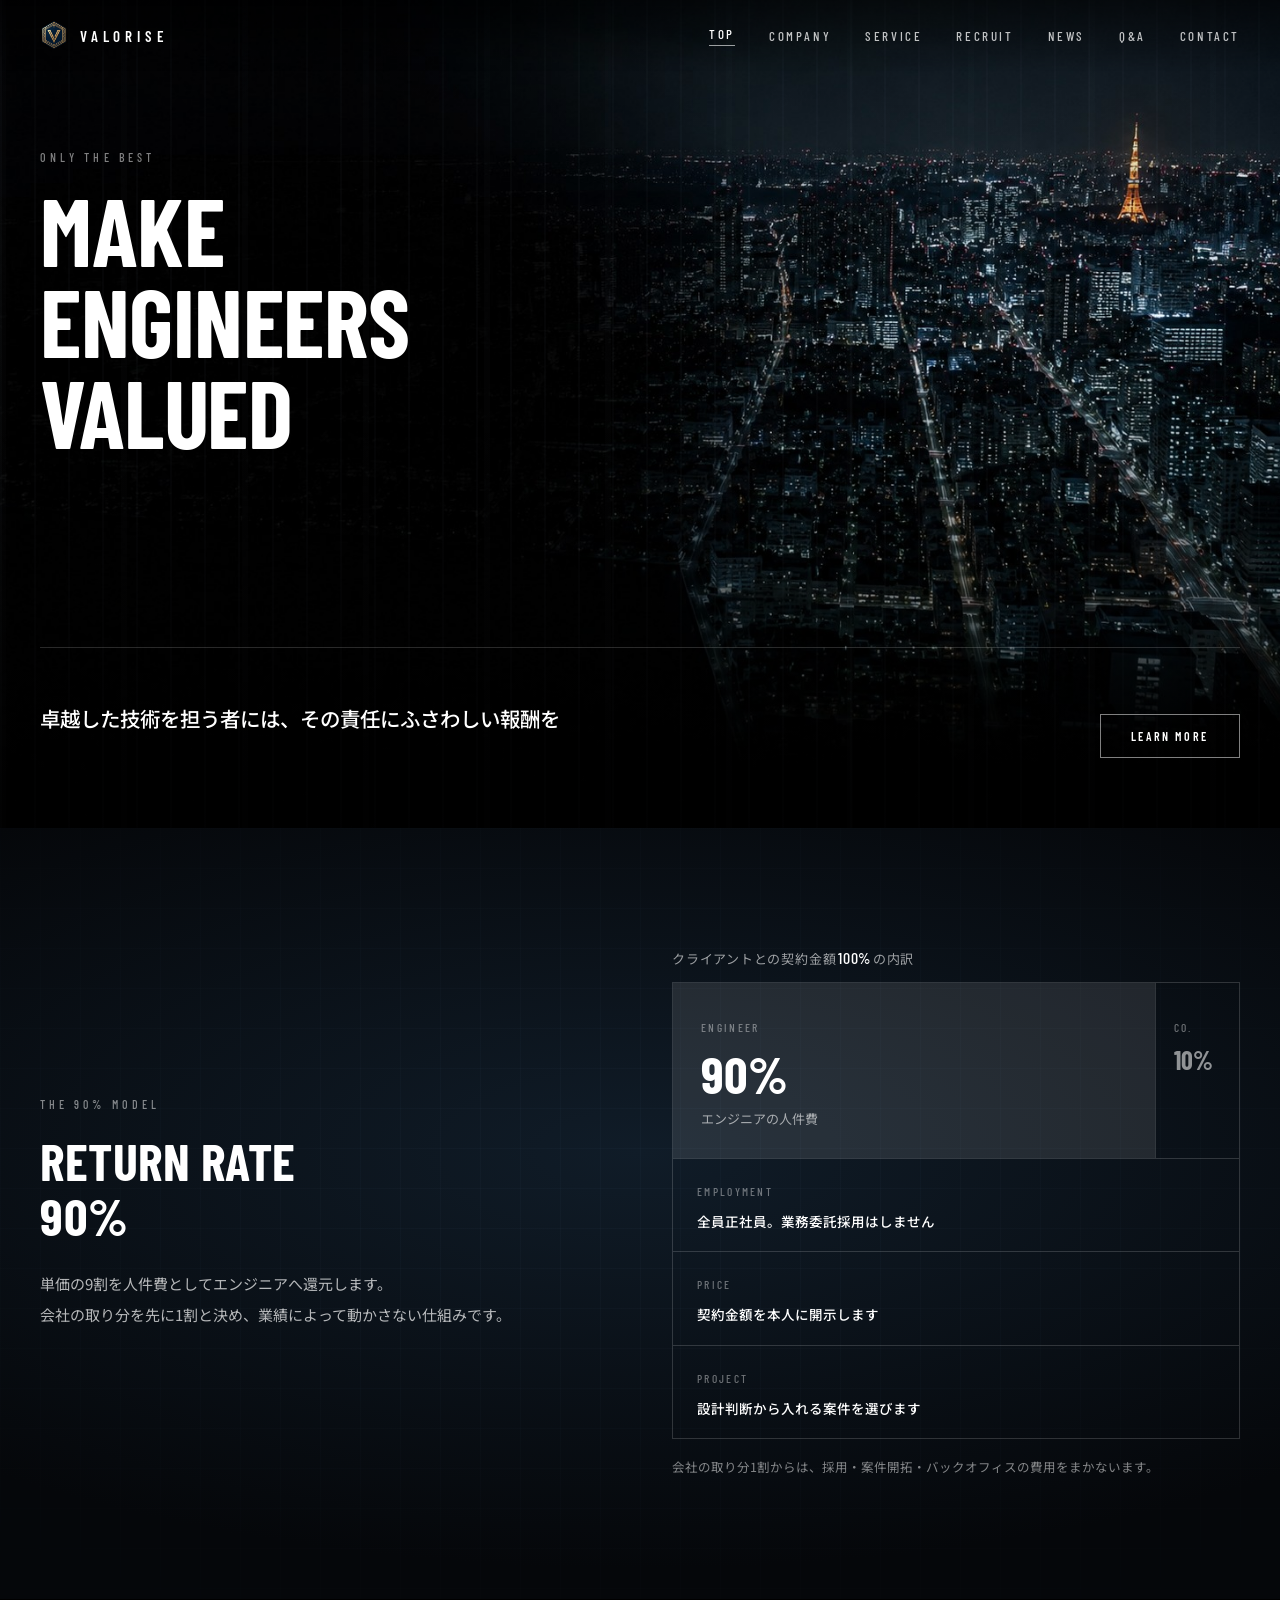
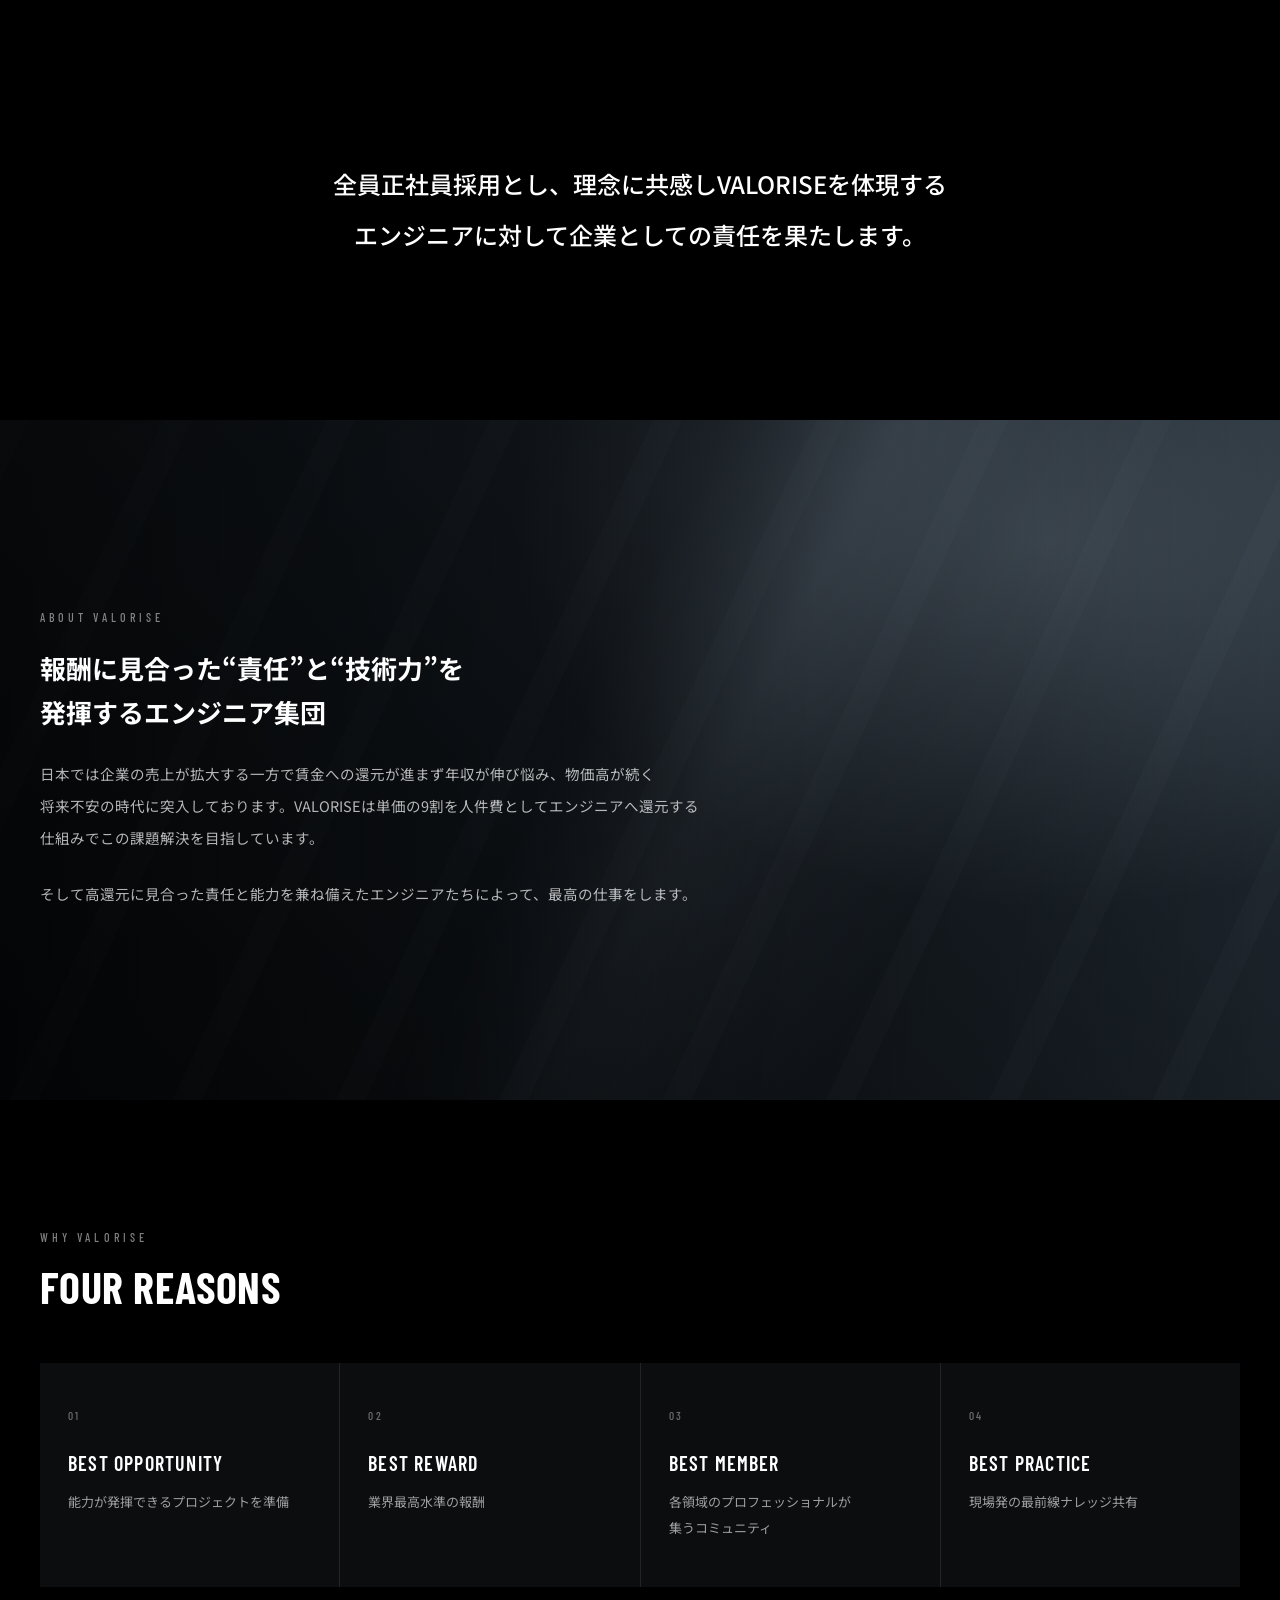
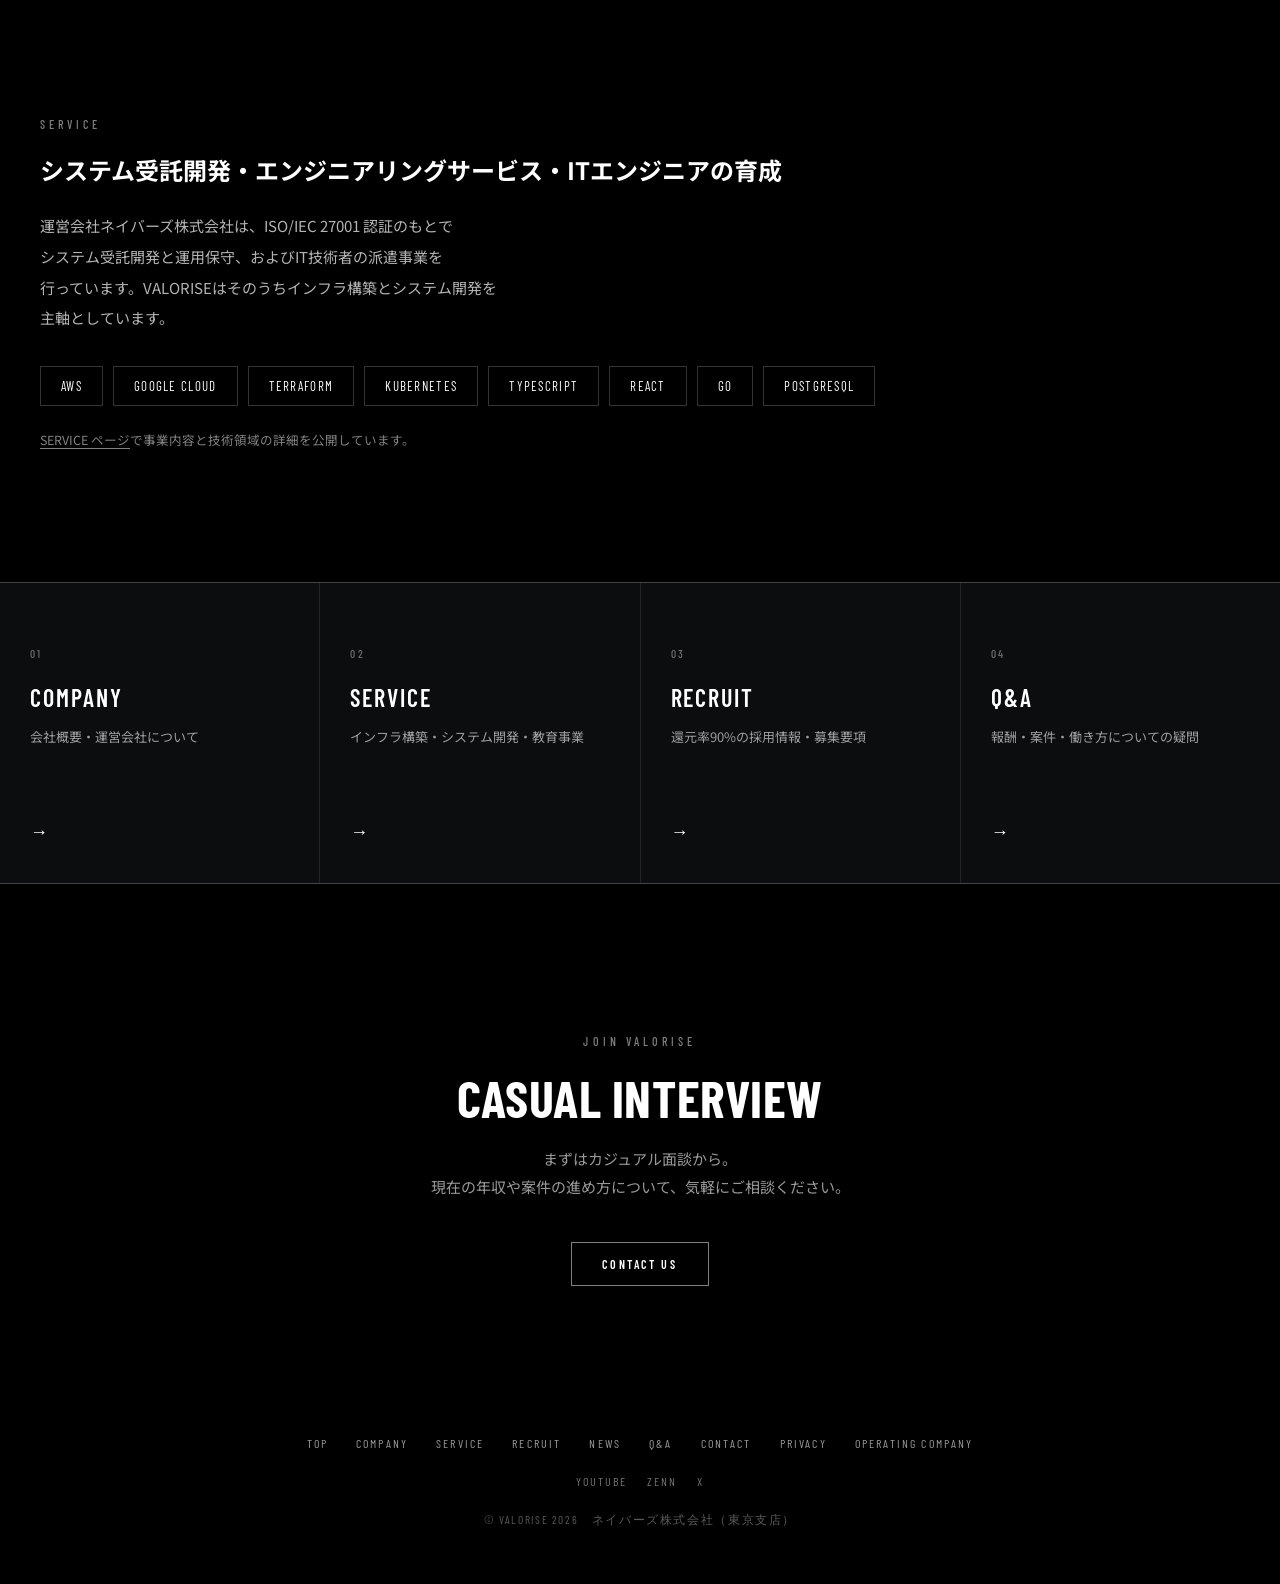
<file: index.html>
<!DOCTYPE html>
<html lang="ja">
<head>
<meta charset="UTF-8">
<meta name="viewport" content="width=device-width, initial-scale=1">
<title>VALORISE｜卓越した技術を担う者には、その責任にふさわしい報酬を</title>
<meta name="description" content="単価の9割を人件費としてエンジニアへ還元する、還元率90%の仕組み。全員正社員採用で、責任と技術力を発揮するエンジニア集団です。">
<meta property="og:type" content="website">
<meta property="og:site_name" content="VALORISE">
<meta property="og:title" content="VALORISE｜卓越した技術を担う者には、その責任にふさわしい報酬を">
<meta property="og:description" content="単価の9割を人件費としてエンジニアへ還元する、還元率90%の仕組み。全員正社員採用で、責任と技術力を発揮するエンジニア集団です。">
<meta property="og:url" content="https://valorise.jp/">
<meta property="og:image" content="https://valorise.jp/assets/ogp.jpg">
<meta property="og:image:width" content="1200">
<meta property="og:image:height" content="630">
<meta name="twitter:card" content="summary_large_image">

<link rel="preconnect" href="https://fonts.googleapis.com">
<link rel="preconnect" href="https://fonts.gstatic.com" crossorigin>
<link href="https://fonts.googleapis.com/css2?family=Barlow+Condensed:wght@500;600;700&family=Noto+Sans+JP:wght@400;500;700&display=swap" rel="stylesheet">
<link rel="stylesheet" href="style.css?v=202609031839">

<!-- Google tag (gtag.js) — Google広告 AW-18407467999 -->
<script async src="https://www.googletagmanager.com/gtag/js?id=AW-18407467999"></script>
<script>
  window.dataLayer = window.dataLayer || [];
  function gtag(){dataLayer.push(arguments);}
  gtag('js', new Date());
  gtag('config', 'AW-18407467999');
</script>
</head>
<body>

<a class="skip-link" href="#main">本文へスキップ</a>

<header class="site-header">
  <a class="logo" href="index.html">
    <img class="logo__mark" src="assets/logo-mark.png" alt="" width="96" height="96" decoding="async" fetchpriority="high">
    <span>VALORISE</span>
  </a>
  <nav class="global-nav">
    <a href="index.html" aria-current="page">TOP</a>
    <a href="company.html">COMPANY</a>
    <a href="service.html">SERVICE</a>
    <a href="recruit.html">RECRUIT</a>
    <a href="news.html">NEWS</a>
    <a href="qa.html">Q&amp;A</a>
    <a href="contact.html">CONTACT</a>
  </nav>
  <button class="menu-toggle" type="button" aria-label="メニューを開く" aria-expanded="false" aria-controls="drawer">
    <span></span><span></span>
  </button>
</header>

<div class="drawer" id="drawer" hidden>
  <nav>
    <a href="index.html" aria-current="page">TOP</a>
    <a href="company.html">COMPANY</a>
    <a href="service.html">SERVICE</a>
    <a href="recruit.html">RECRUIT</a>
    <a href="news.html">NEWS</a>
    <a href="qa.html">Q&amp;A</a>
    <a href="contact.html">CONTACT</a>
  </nav>
</div>

<main id="main">

  <section class="hero" id="top">
    <div class="bg bg--hero"></div>
    <img class="bg bg--photo" src="assets/hero-night.jpg" alt="高層階から見下ろした夜の東京。右奥に東京タワーが灯り、眼下に街路と建物の明かりが広がっている" width="1672" height="941" decoding="async" fetchpriority="high" data-fade>
    <div class="bg bg--hero-lines"></div>
    <div class="scrim scrim--bottom"></div>
    <div class="hero__body wrap">
      <div>
        <span class="eyebrow" data-r>ONLY THE BEST</span>
        <h1 class="hero__title" data-r data-delay="120">MAKE<br>ENGINEERS<br>VALUED</h1>
      </div>
      <div class="hero__aside">
        <p class="hero__lead" data-r data-delay="220">卓越した技術を担う者には、その責任にふさわしい報酬を</p>
        <a class="btn-ghost" href="recruit.html" data-r data-delay="320">LEARN MORE</a>
      </div>
    </div>
  </section>

  <section class="model" id="model">
    <div class="bg bg--model" data-fade></div>
    <div class="bg bg--grid"></div>
    <div class="model__body wrap">
      <div data-r>
        <span class="eyebrow">THE 90% MODEL</span>
        <h2 class="display display--md">RETURN RATE<br>90%</h2>
        <p class="lead">単価の9割を人件費としてエンジニアへ還元します。<br>会社の取り分を先に1割と決め、業績によって動かさない仕組みです。</p>
      </div>
      <div data-r data-delay="160">
        <p class="split__head">クライアントとの契約金額<strong>100%</strong>の内訳</p>
        <div class="split">
          <div class="split__major">
            <span class="split__bar" data-bar></span>
            <span class="label">ENGINEER</span>
            <p class="split__num">90%</p>
            <p class="split__note">エンジニアの人件費</p>
          </div>
          <div class="split__minor">
            <span class="label">CO.</span>
            <p class="split__num split__num--sm">10%</p>
          </div>
        </div>
        <div class="facts">
          <div><span class="label">EMPLOYMENT</span><p>全員正社員。業務委託採用はしません</p></div>
          <div><span class="label">PRICE</span><p>契約金額を本人に開示します</p></div>
          <div><span class="label">PROJECT</span><p>設計判断から入れる案件を選びます</p></div>
        </div>
        <p class="split__caption">会社の取り分1割からは、採用・案件開拓・バックオフィスの費用をまかないます。</p>
      </div>
    </div>
  </section>

  <section class="statement wrap" data-r>
    <p>全員正社員採用とし、理念に共感しVALORISEを体現するエンジニアに対して企業としての責任を果たします。</p>
  </section>

  <section class="about" id="about">
    <div class="bg bg--about" data-fade></div>
    <div class="bg bg--about-edge"></div>
    <div class="bg bg--about-lines"></div>
    <div class="scrim scrim--left"></div>
    <div class="about__body wrap" data-r>
      <span class="eyebrow">ABOUT VALORISE</span>
      <h2 class="heading-jp">報酬に見合った“責任”と“技術力”を<br>発揮するエンジニア集団</h2>
      <p>日本では企業の売上が拡大する一方で賃金への還元が進まず年収が伸び悩み、物価高が続く将来不安の時代に突入しております。VALORISEは単価の9割を人件費としてエンジニアへ還元する仕組みでこの課題解決を目指しています。</p>
      <p>そして高還元に見合った責任と能力を兼ね備えたエンジニアたちによって、最高の仕事をします。</p>
    </div>
  </section>

  <section class="reasons wrap" id="recruit">
    <div class="section-head" data-r>
      <span class="eyebrow">WHY VALORISE</span>
      <h2 class="display display--sm">FOUR REASONS</h2>
    </div>
    <div class="reason-grid">
      <article data-r><span class="label">01</span><h3>BEST OPPORTUNITY</h3><p>能力が発揮できるプロジェクトを準備</p></article>
      <article data-r data-delay="90"><span class="label">02</span><h3>BEST REWARD</h3><p>業界最高水準の報酬</p></article>
      <article data-r data-delay="180"><span class="label">03</span><h3>BEST MEMBER</h3><p>各領域のプロフェッショナルが集うコミュニティ</p></article>
      <article data-r data-delay="270"><span class="label">04</span><h3>BEST PRACTICE</h3><p>現場発の最前線ナレッジ共有</p></article>
    </div>
  </section>

  <section class="service wrap" id="service">
    <div data-r>
      <span class="eyebrow">SERVICE</span>
      <h2 class="heading-jp heading-jp--sm">システム受託開発・エンジニアリングサービス・ITエンジニアの育成</h2>
    </div>
    <p class="lead" data-r data-delay="60">運営会社ネイバーズ株式会社は、ISO/IEC 27001 認証のもとでシステム受託開発と運用保守、およびIT技術者の派遣事業を行っています。VALORISEはそのうちインフラ構築とシステム開発を主軸としています。</p>
    <ul class="stack" data-r data-delay="120">
      <li>AWS</li>
      <li>GOOGLE CLOUD</li>
      <li>TERRAFORM</li>
      <li>KUBERNETES</li>
      <li>TYPESCRIPT</li>
      <li>REACT</li>
      <li>GO</li>
      <li>POSTGRESQL</li>
    </ul>
    <p class="source-note" data-r data-delay="180"><a href="service.html">SERVICE ページ</a>で事業内容と技術領域の詳細を公開しています。</p>
  </section>

  <section class="explore" id="explore">
    <a href="company.html" data-r>
      <div><span class="label">01</span><h3>COMPANY</h3><p>会社概要・運営会社について</p></div>
      <span class="arrow" aria-hidden="true">&rarr;</span>
    </a>
    <a href="service.html" data-r data-delay="90">
      <div><span class="label">02</span><h3>SERVICE</h3><p>インフラ構築・システム開発・教育事業</p></div>
      <span class="arrow" aria-hidden="true">&rarr;</span>
    </a>
    <a href="recruit.html" data-r data-delay="180">
      <div><span class="label">03</span><h3>RECRUIT</h3><p>還元率90%の採用情報・募集要項</p></div>
      <span class="arrow" aria-hidden="true">&rarr;</span>
    </a>
    <a href="qa.html" data-r data-delay="270">
      <div><span class="label">04</span><h3>Q&amp;A</h3><p>報酬・案件・働き方についての疑問</p></div>
      <span class="arrow" aria-hidden="true">&rarr;</span>
    </a>
  </section>

  <section class="cta wrap" id="contact" data-r>
    <span class="eyebrow">JOIN VALORISE</span>
    <h2 class="display display--md">CASUAL INTERVIEW</h2>
    <p>まずはカジュアル面談から。<br>現在の年収や案件の進め方について、気軽にご相談ください。</p>
    <a class="btn-ghost" href="contact.html">CONTACT US</a>
  </section>

</main>

<footer class="site-footer">
  <nav>
    <a href="index.html">TOP</a>
    <a href="company.html">COMPANY</a>
    <a href="service.html">SERVICE</a>
    <a href="recruit.html">RECRUIT</a>
    <a href="news.html">NEWS</a>
    <a href="qa.html">Q&amp;A</a>
    <a href="contact.html">CONTACT</a>
    <a href="privacy.html">PRIVACY</a>
    <a href="https://neighborengineers.jp/" target="_blank" rel="noopener">OPERATING COMPANY</a>
  </nav>
  <div class="social">
    <a href="https://www.youtube.com/@VALORISE2026-5" target="_blank" rel="noopener">YOUTUBE</a>
    <a href="https://zenn.dev/" target="_blank" rel="noopener">ZENN</a>
    <a href="https://x.com/" target="_blank" rel="noopener">X</a>
  </div>
  <p class="copyright">© VALORISE 2026　ネイバーズ株式会社（東京支店）</p>
</footer>

<script src="script.js?v=202609031839"></script>
</body>
</html>
</file>
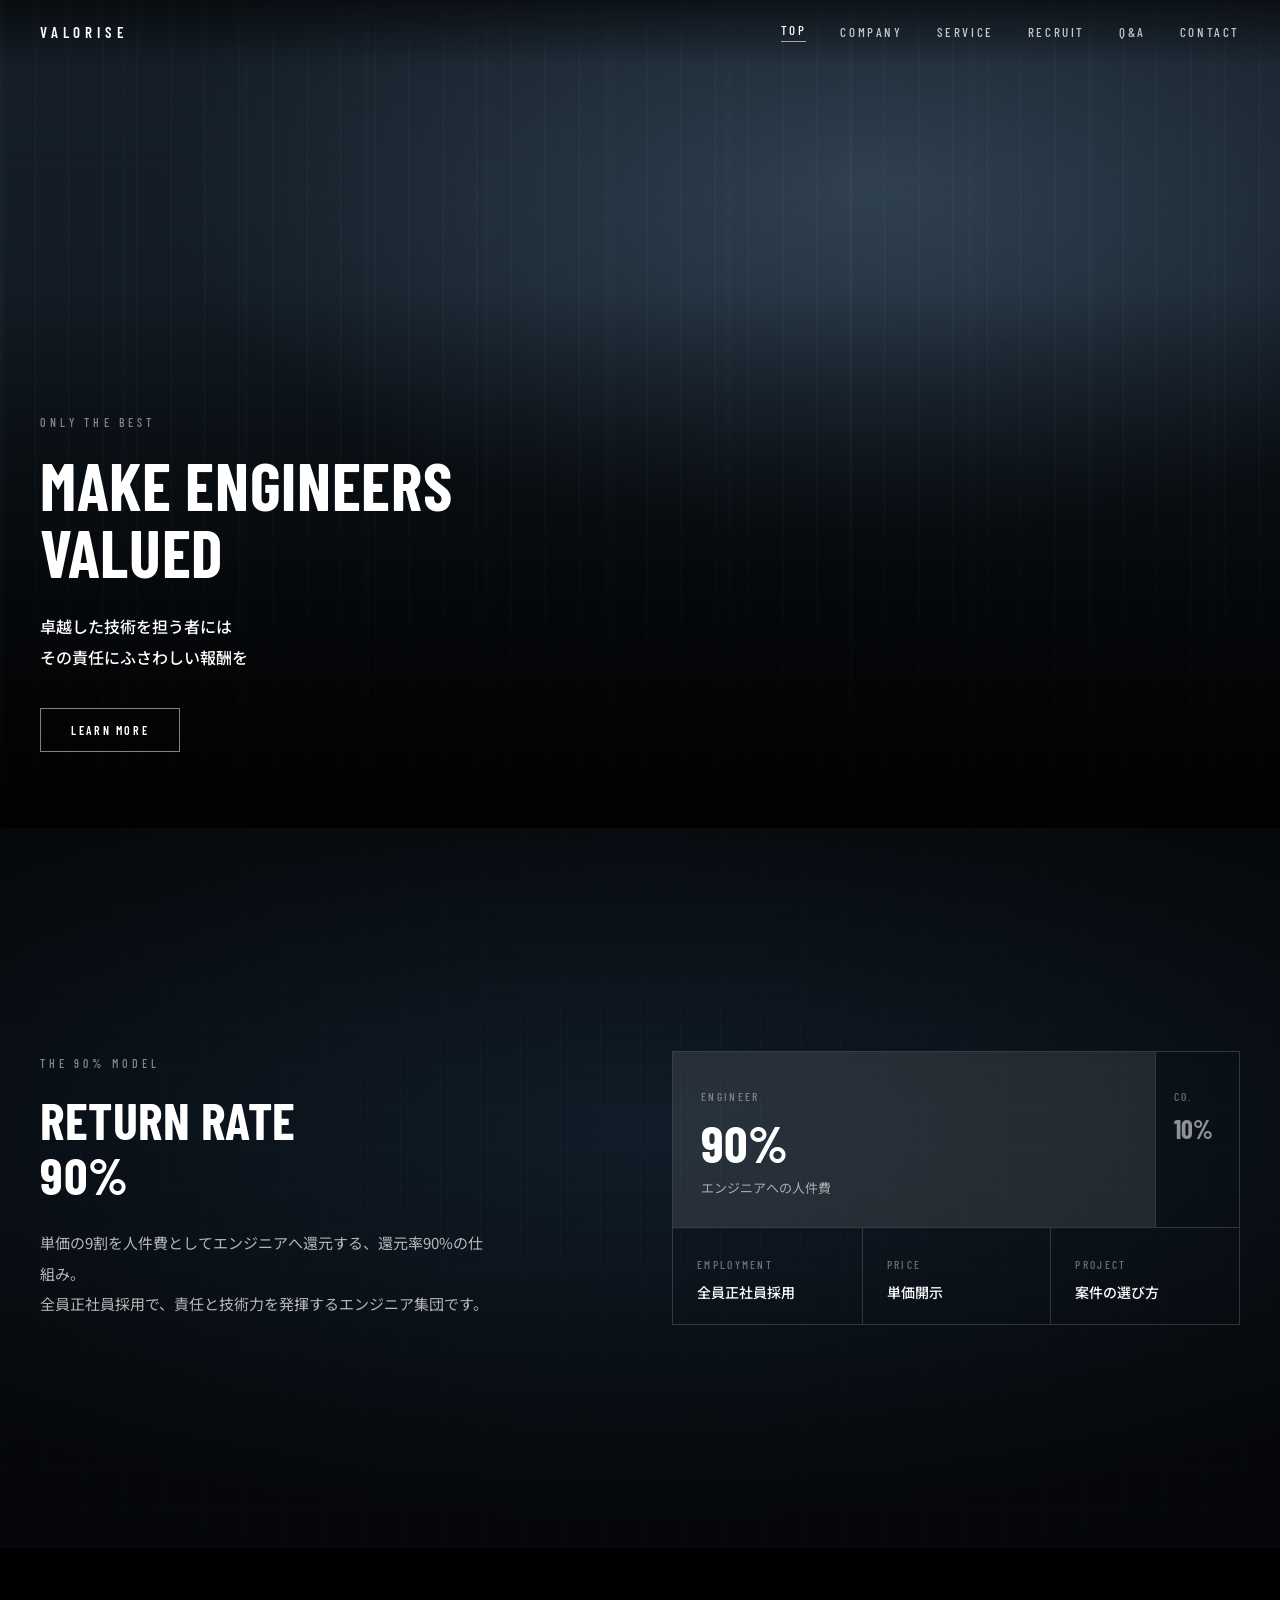
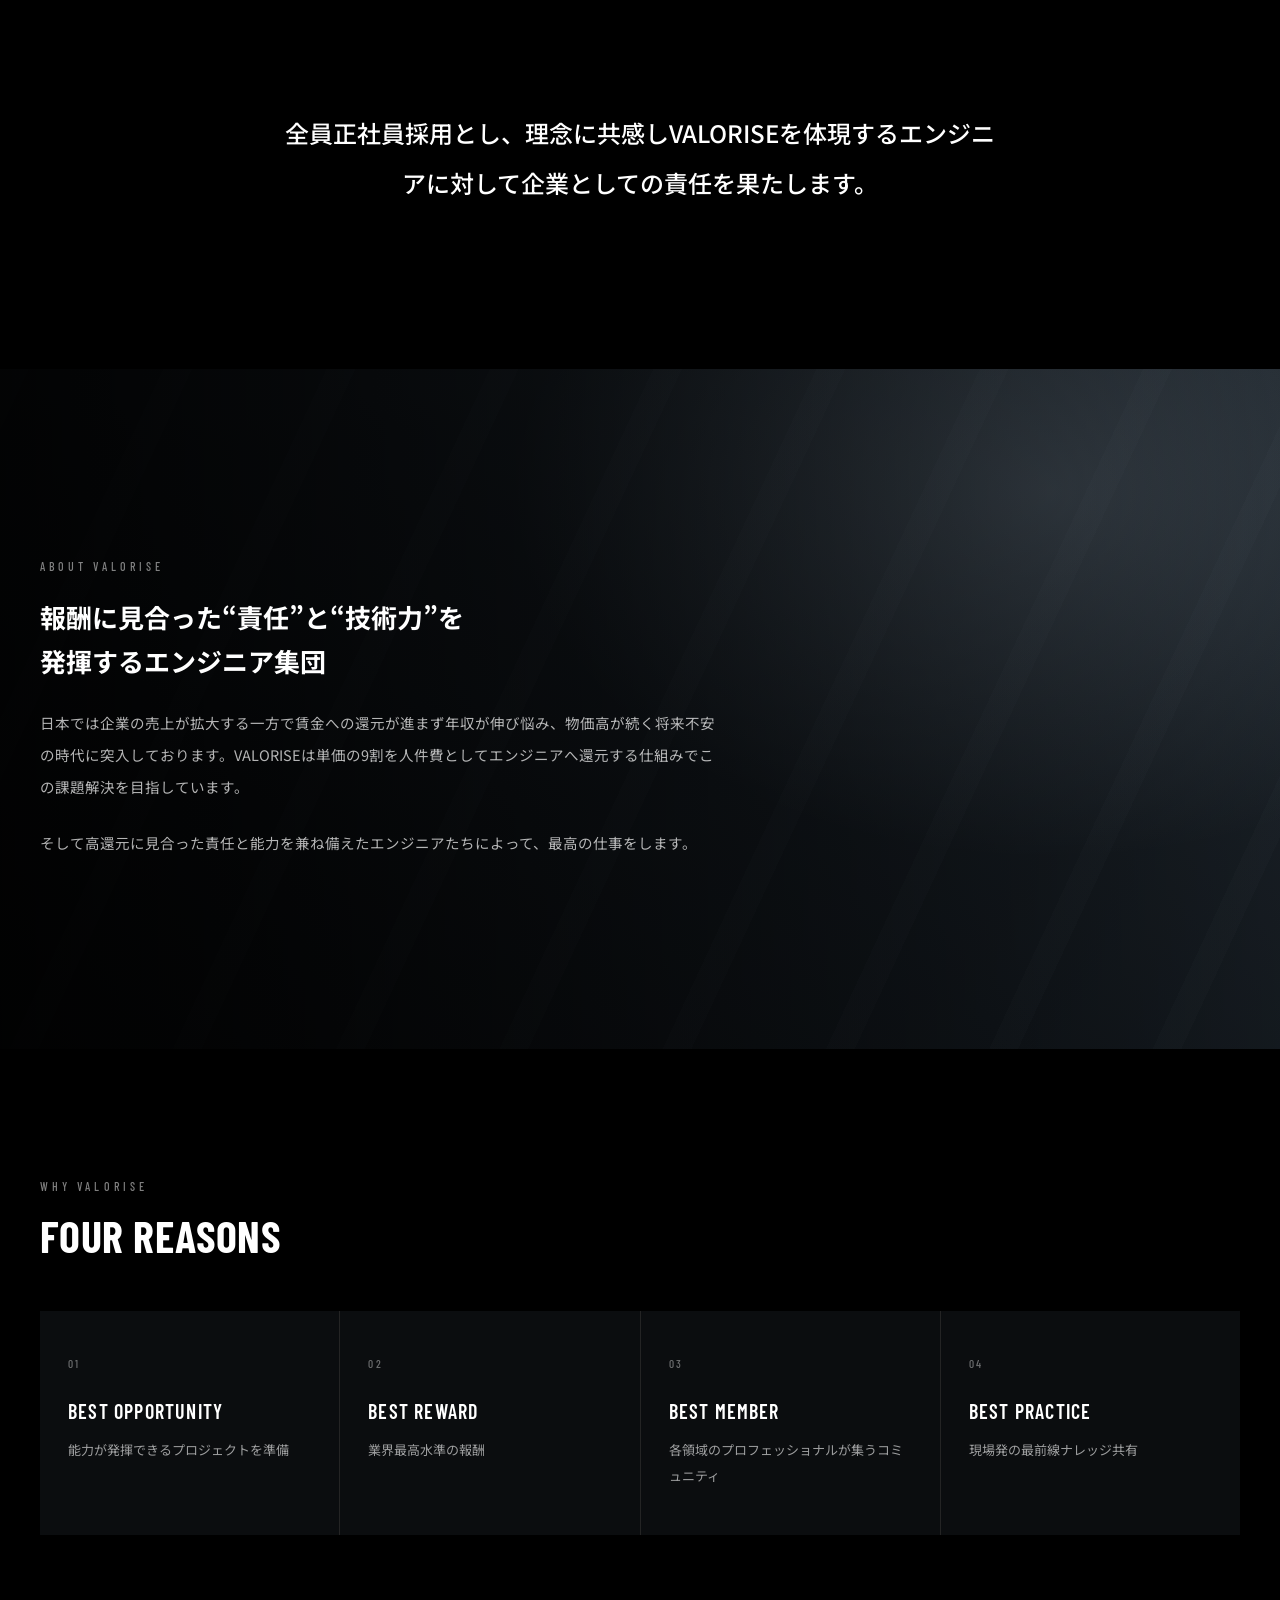
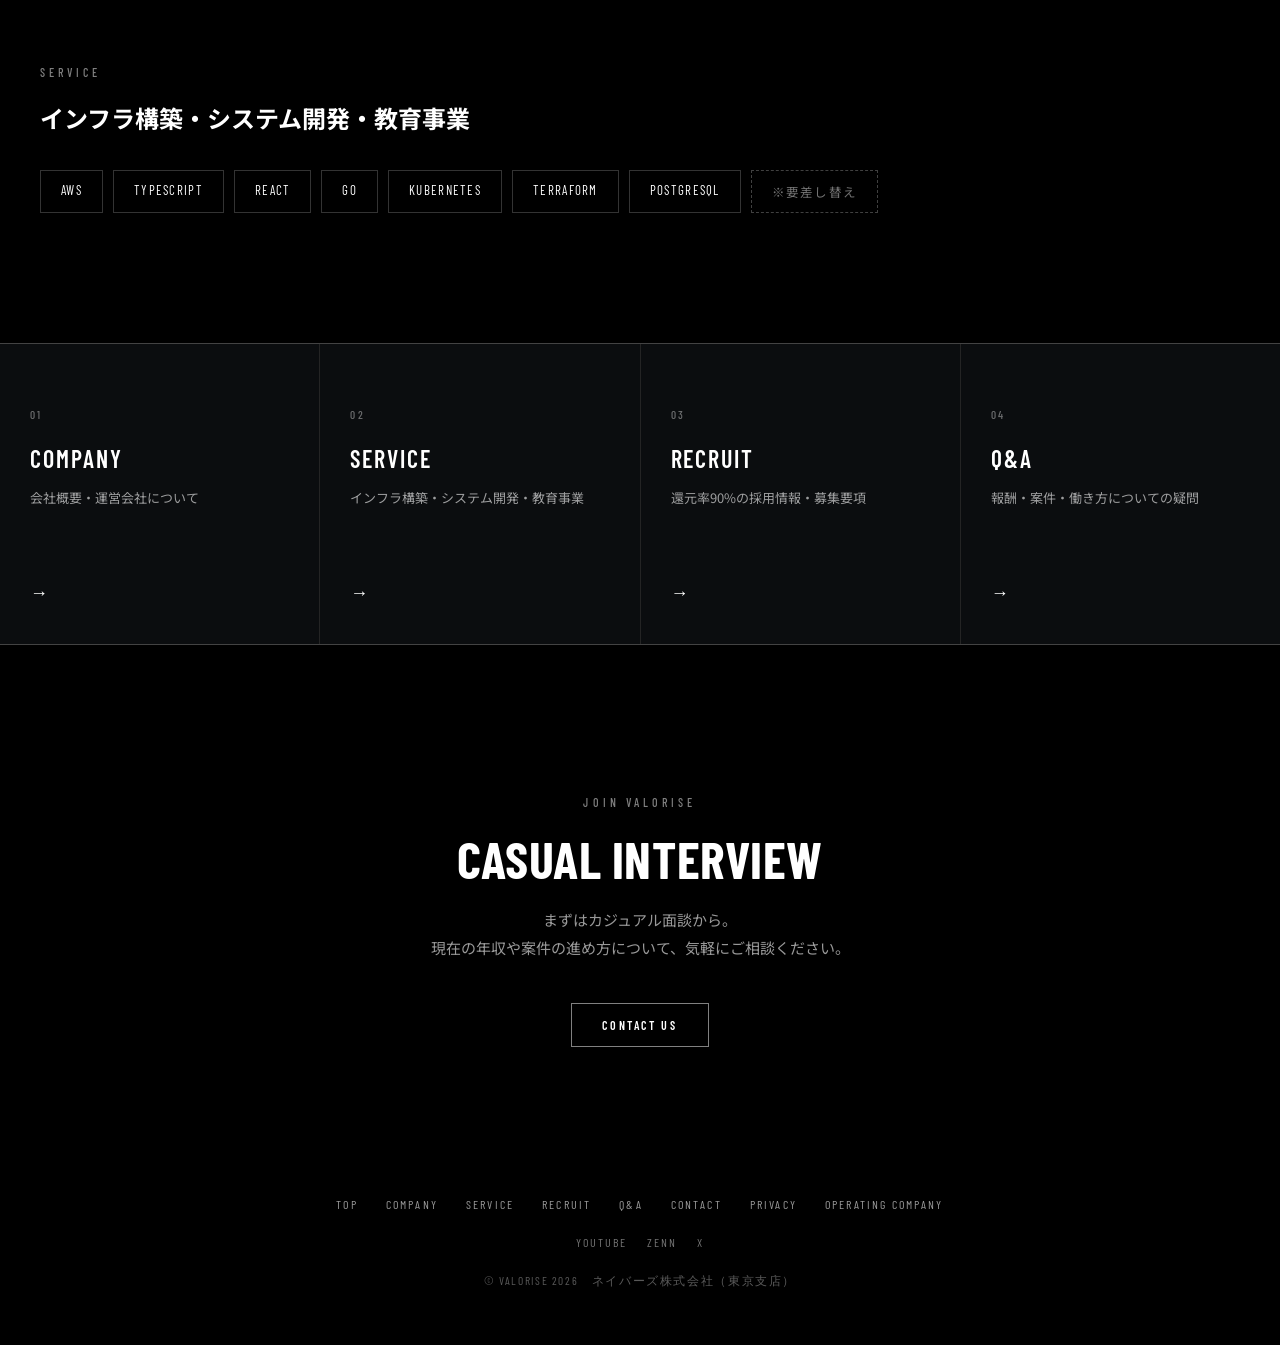
<file: valorise/index.html>
<!DOCTYPE html>
<html lang="ja">
<head>
<meta charset="UTF-8">
<meta name="viewport" content="width=device-width, initial-scale=1">
<title>VALORISE｜卓越した技術を担う者には、その責任にふさわしい報酬を</title>
<meta name="description" content="単価の9割を人件費としてエンジニアへ還元する、還元率90%の仕組み。全員正社員採用で、責任と技術力を発揮するエンジニア集団です。">
<link rel="preconnect" href="https://fonts.googleapis.com">
<link rel="preconnect" href="https://fonts.gstatic.com" crossorigin>
<link href="https://fonts.googleapis.com/css2?family=Barlow+Condensed:wght@500;600;700&family=Noto+Sans+JP:wght@400;500;700&display=swap" rel="stylesheet">
<link rel="stylesheet" href="style.css">
</head>
<body>

<a class="skip-link" href="#main">本文へスキップ</a>

<header class="site-header">
  <a class="logo" href="index.html">VALORISE</a>
  <nav class="global-nav">
    <a href="index.html" aria-current="page">TOP</a>
    <a href="company.html">COMPANY</a>
    <a href="service.html">SERVICE</a>
    <a href="recruit.html">RECRUIT</a>
    <a href="qa.html">Q&amp;A</a>
    <a href="contact.html">CONTACT</a>
  </nav>
  <button class="menu-toggle" type="button" aria-label="メニューを開く" aria-expanded="false" aria-controls="drawer">
    <span></span><span></span>
  </button>
</header>

<div class="drawer" id="drawer" hidden>
  <nav>
    <a href="index.html" aria-current="page">TOP</a>
    <a href="company.html">COMPANY</a>
    <a href="service.html">SERVICE</a>
    <a href="recruit.html">RECRUIT</a>
    <a href="qa.html">Q&amp;A</a>
    <a href="contact.html">CONTACT</a>
  </nav>
</div>

<main id="main">

  <section class="hero" id="top">
    <div class="bg bg--hero" data-fade></div>
    <div class="bg bg--hero-lines"></div>
    <div class="scrim scrim--bottom"></div>
    <div class="hero__body wrap">
      <span class="eyebrow" data-r>ONLY THE BEST</span>
      <h1 class="hero__title" data-r data-delay="120">MAKE ENGINEERS<br>VALUED</h1>
      <p class="hero__lead" data-r data-delay="220">卓越した技術を担う者には<br>その責任にふさわしい報酬を</p>
      <a class="btn-ghost" href="recruit.html" data-r data-delay="320">LEARN MORE</a>
    </div>
  </section>

  <section class="model" id="model">
    <div class="bg bg--model" data-fade></div>
    <div class="bg bg--grid"></div>
    <div class="model__body wrap">
      <div data-r>
        <span class="eyebrow">THE 90% MODEL</span>
        <h2 class="display display--md">RETURN RATE<br>90%</h2>
        <p class="lead">単価の9割を人件費としてエンジニアへ還元する、還元率90%の仕組み。<br>全員正社員採用で、責任と技術力を発揮するエンジニア集団です。</p>
      </div>
      <div data-r data-delay="160">
        <div class="split">
          <div class="split__major">
            <span class="split__bar" data-bar></span>
            <span class="label">ENGINEER</span>
            <p class="split__num">90%</p>
            <p class="split__note">エンジニアへの人件費</p>
          </div>
          <div class="split__minor">
            <span class="label">CO.</span>
            <p class="split__num split__num--sm">10%</p>
          </div>
        </div>
        <div class="facts">
          <div><span class="label">EMPLOYMENT</span><p>全員正社員採用</p></div>
          <div><span class="label">PRICE</span><p>単価開示</p></div>
          <div><span class="label">PROJECT</span><p>案件の選び方</p></div>
        </div>
      </div>
    </div>
  </section>

  <section class="statement wrap" data-r>
    <p>全員正社員採用とし、理念に共感しVALORISEを体現するエンジニアに対して企業としての責任を果たします。</p>
  </section>

  <section class="about" id="about">
    <div class="bg bg--about" data-fade></div>
    <div class="bg bg--about-lines"></div>
    <div class="scrim scrim--left"></div>
    <div class="about__body wrap" data-r>
      <span class="eyebrow">ABOUT VALORISE</span>
      <h2 class="heading-jp">報酬に見合った“責任”と“技術力”を<br>発揮するエンジニア集団</h2>
      <p>日本では企業の売上が拡大する一方で賃金への還元が進まず年収が伸び悩み、物価高が続く将来不安の時代に突入しております。VALORISEは単価の9割を人件費としてエンジニアへ還元する仕組みでこの課題解決を目指しています。</p>
      <p>そして高還元に見合った責任と能力を兼ね備えたエンジニアたちによって、最高の仕事をします。</p>
    </div>
  </section>

  <section class="reasons wrap" id="recruit">
    <div class="section-head" data-r>
      <span class="eyebrow">WHY VALORISE</span>
      <h2 class="display display--sm">FOUR REASONS</h2>
    </div>
    <div class="reason-grid">
      <article data-r><span class="label">01</span><h3>BEST OPPORTUNITY</h3><p>能力が発揮できるプロジェクトを準備</p></article>
      <article data-r data-delay="90"><span class="label">02</span><h3>BEST REWARD</h3><p>業界最高水準の報酬</p></article>
      <article data-r data-delay="180"><span class="label">03</span><h3>BEST MEMBER</h3><p>各領域のプロフェッショナルが集うコミュニティ</p></article>
      <article data-r data-delay="270"><span class="label">04</span><h3>BEST PRACTICE</h3><p>現場発の最前線ナレッジ共有</p></article>
    </div>
  </section>

  <section class="service wrap" id="service">
    <div data-r>
      <span class="eyebrow">SERVICE</span>
      <h2 class="heading-jp heading-jp--sm">インフラ構築・システム開発・教育事業</h2>
    </div>
    <ul class="stack" data-r data-delay="120">
      <li>AWS</li>
      <li>TYPESCRIPT</li>
      <li>REACT</li>
      <li>GO</li>
      <li>KUBERNETES</li>
      <li>TERRAFORM</li>
      <li>POSTGRESQL</li>
      <li class="stack__todo">※要差し替え</li>
    </ul>
  </section>

  <section class="explore" id="explore">
    <a href="company.html" data-r>
      <div><span class="label">01</span><h3>COMPANY</h3><p>会社概要・運営会社について</p></div>
      <span class="arrow" aria-hidden="true">&rarr;</span>
    </a>
    <a href="service.html" data-r data-delay="90">
      <div><span class="label">02</span><h3>SERVICE</h3><p>インフラ構築・システム開発・教育事業</p></div>
      <span class="arrow" aria-hidden="true">&rarr;</span>
    </a>
    <a href="recruit.html" data-r data-delay="180">
      <div><span class="label">03</span><h3>RECRUIT</h3><p>還元率90%の採用情報・募集要項</p></div>
      <span class="arrow" aria-hidden="true">&rarr;</span>
    </a>
    <a href="qa.html" data-r data-delay="270">
      <div><span class="label">04</span><h3>Q&amp;A</h3><p>報酬・案件・働き方についての疑問</p></div>
      <span class="arrow" aria-hidden="true">&rarr;</span>
    </a>
  </section>

  <section class="cta wrap" id="contact" data-r>
    <span class="eyebrow">JOIN VALORISE</span>
    <h2 class="display display--md">CASUAL INTERVIEW</h2>
    <p>まずはカジュアル面談から。<br>現在の年収や案件の進め方について、気軽にご相談ください。</p>
    <a class="btn-ghost" href="contact.html">CONTACT US</a>
  </section>

</main>

<footer class="site-footer">
  <nav>
    <a href="index.html">TOP</a>
    <a href="company.html">COMPANY</a>
    <a href="service.html">SERVICE</a>
    <a href="recruit.html">RECRUIT</a>
    <a href="qa.html">Q&amp;A</a>
    <a href="contact.html">CONTACT</a>
    <a href="privacy.html">PRIVACY</a>
    <a href="https://neighborengineers.jp/" target="_blank" rel="noopener">OPERATING COMPANY</a>
  </nav>
  <div class="social">
    <a href="https://youtu.be/hJ2Kjz0I5BU" target="_blank" rel="noopener">YOUTUBE</a>
    <a href="https://zenn.dev/" target="_blank" rel="noopener">ZENN</a>
    <a href="https://x.com/" target="_blank" rel="noopener">X</a>
  </div>
  <p class="copyright">© VALORISE 2026　ネイバーズ株式会社（東京支店）</p>
</footer>

<script src="script.js"></script>
</body>
</html>
</file>
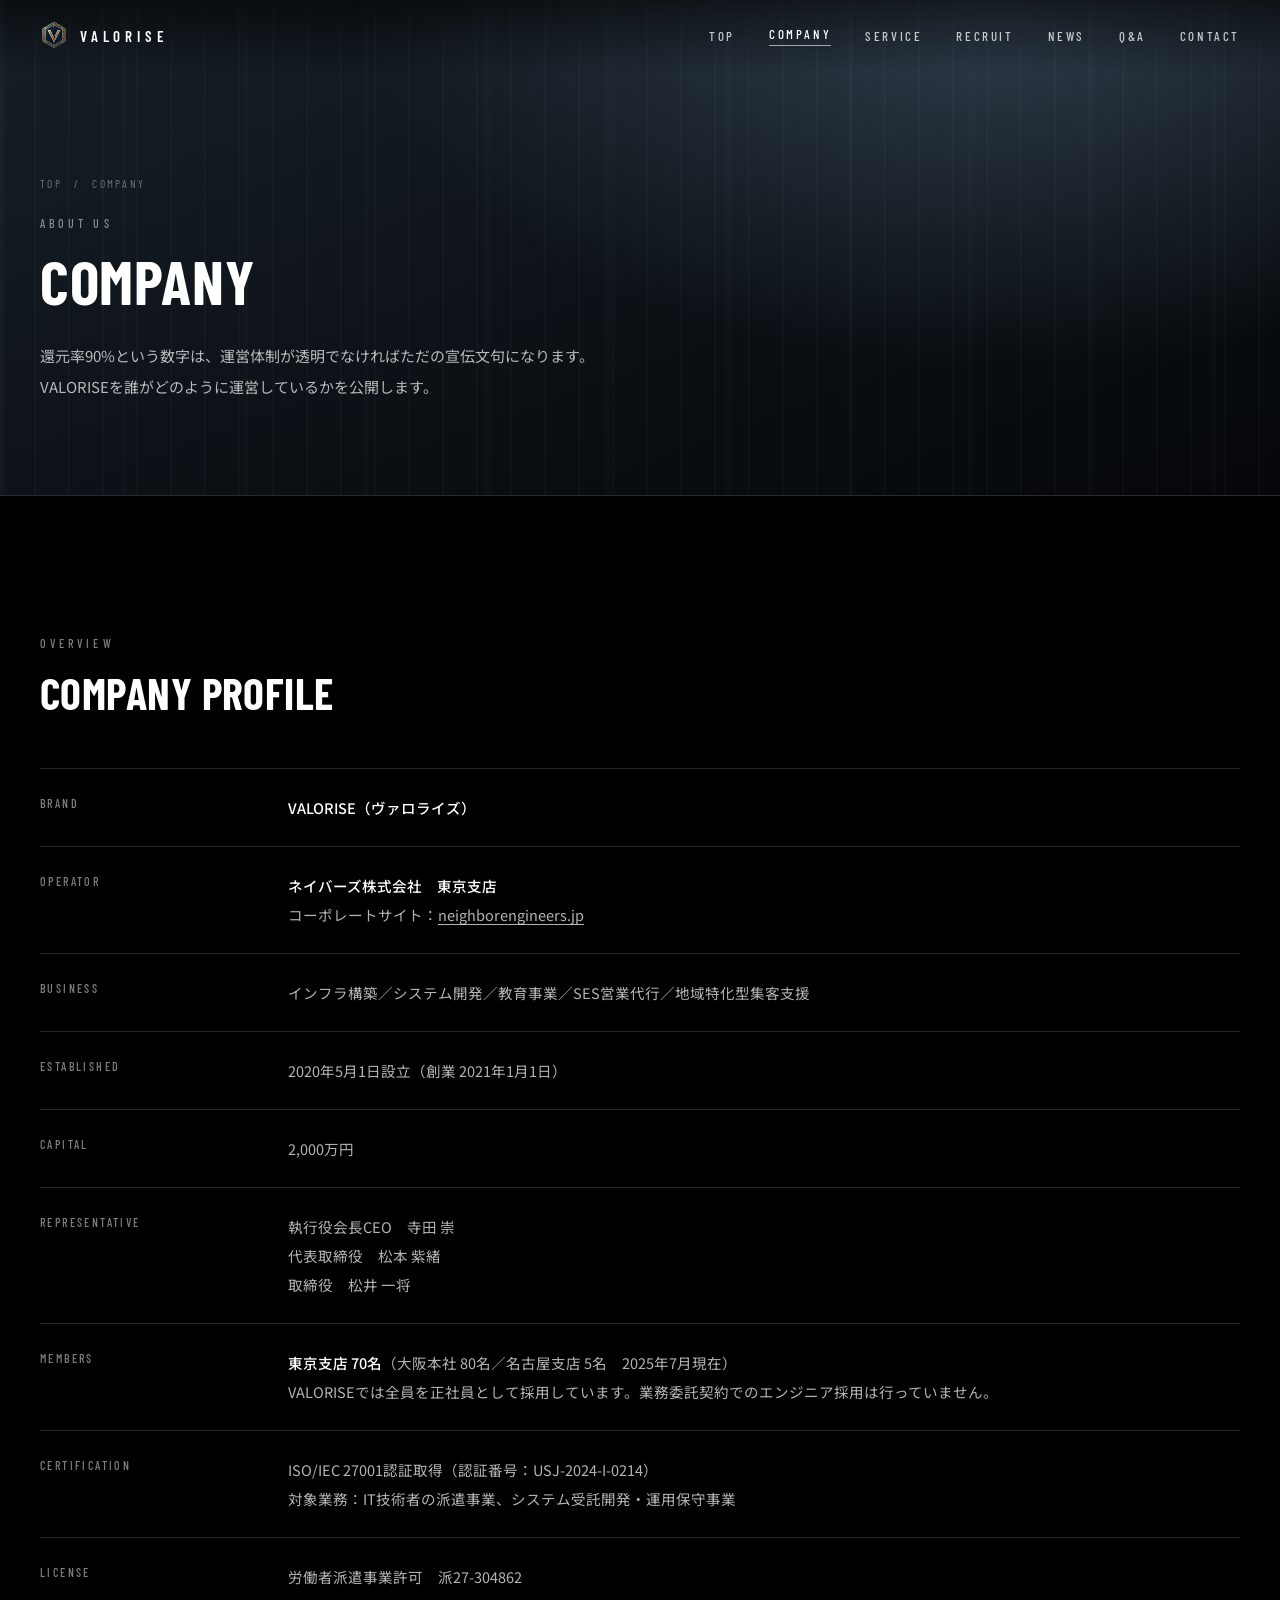
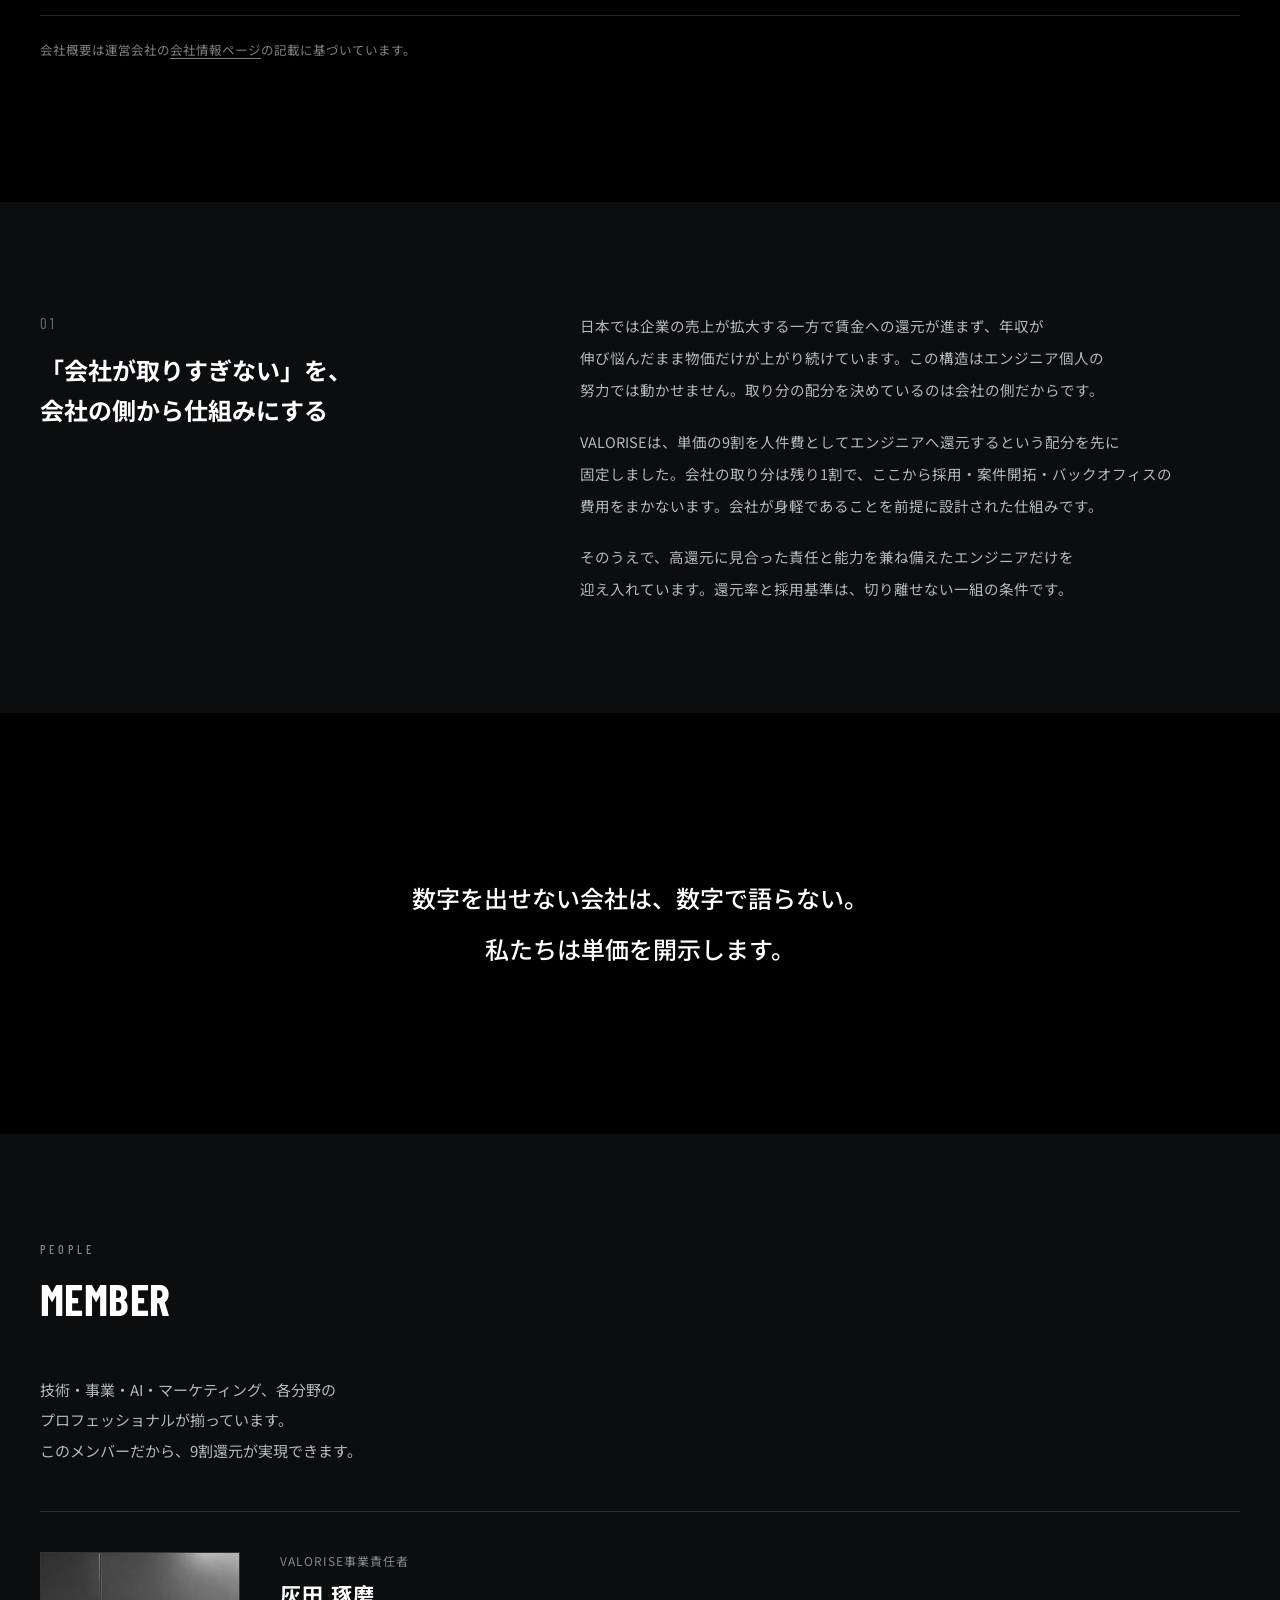
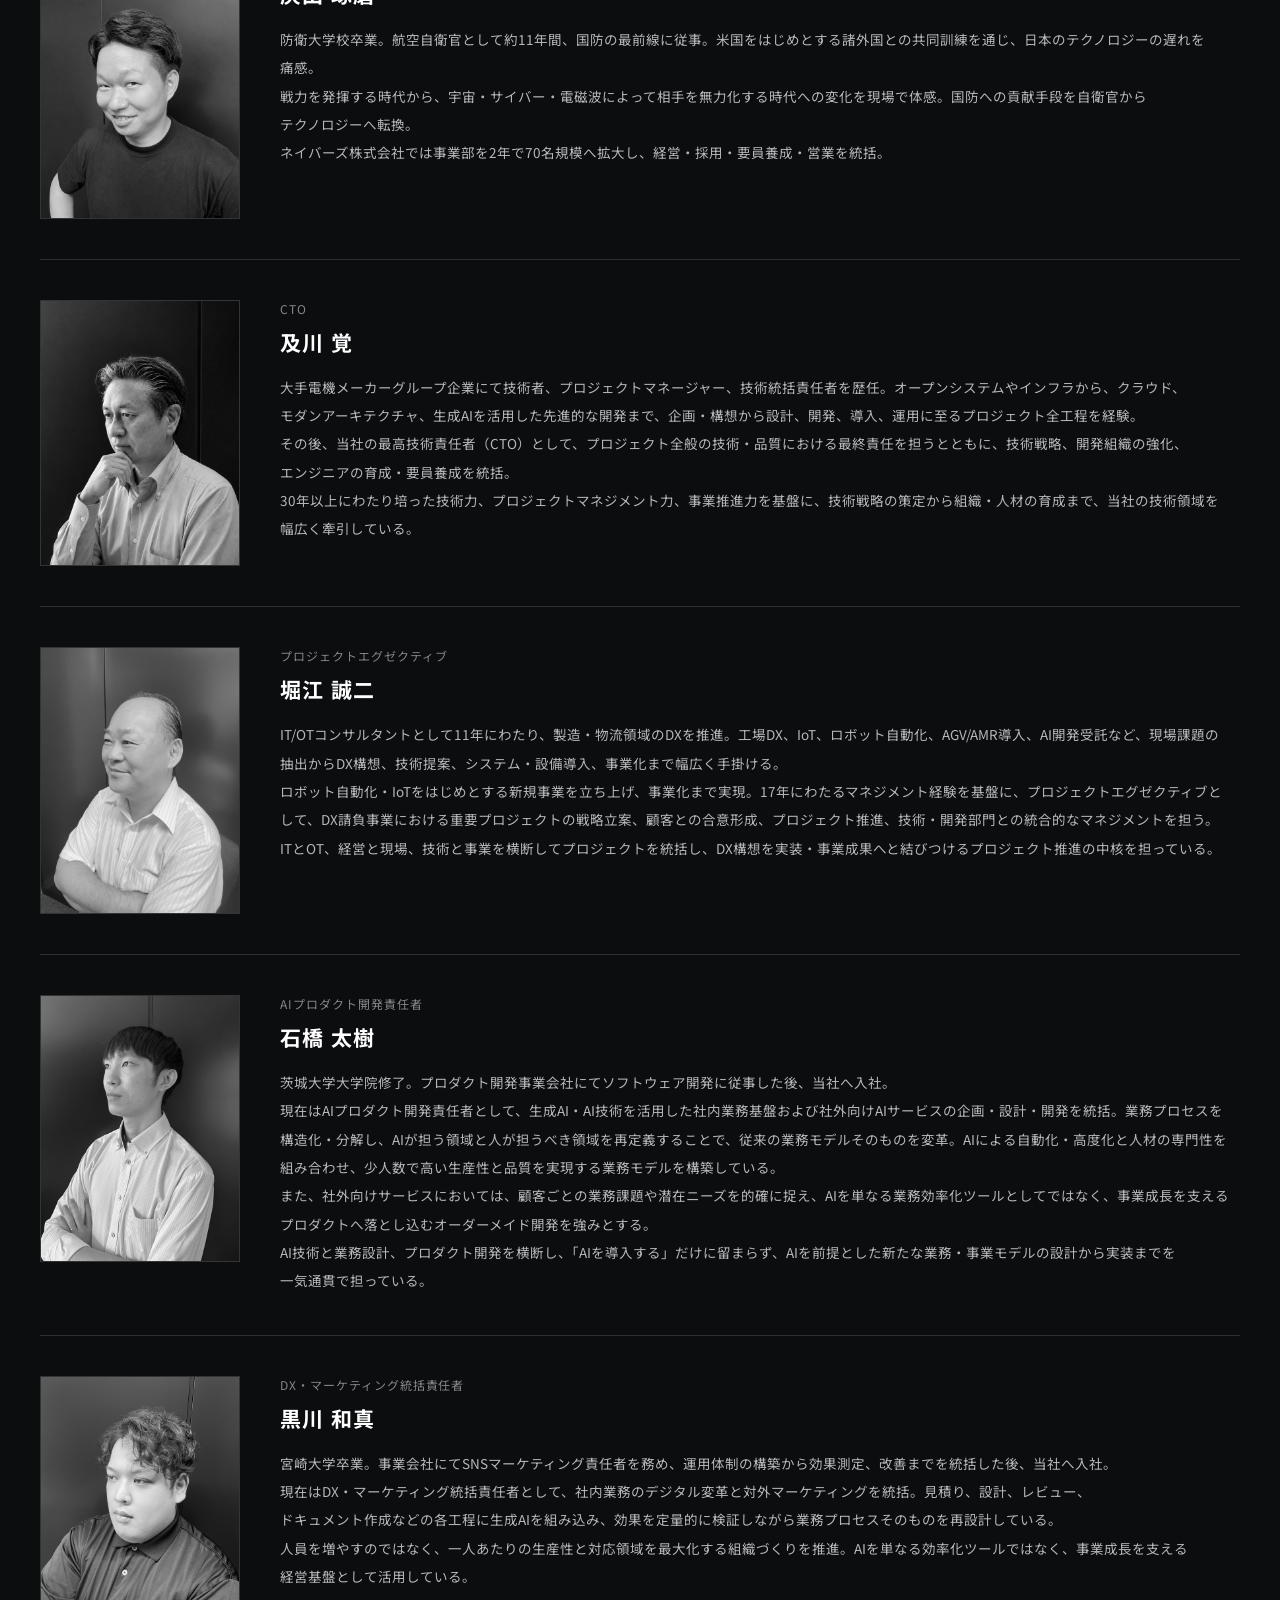
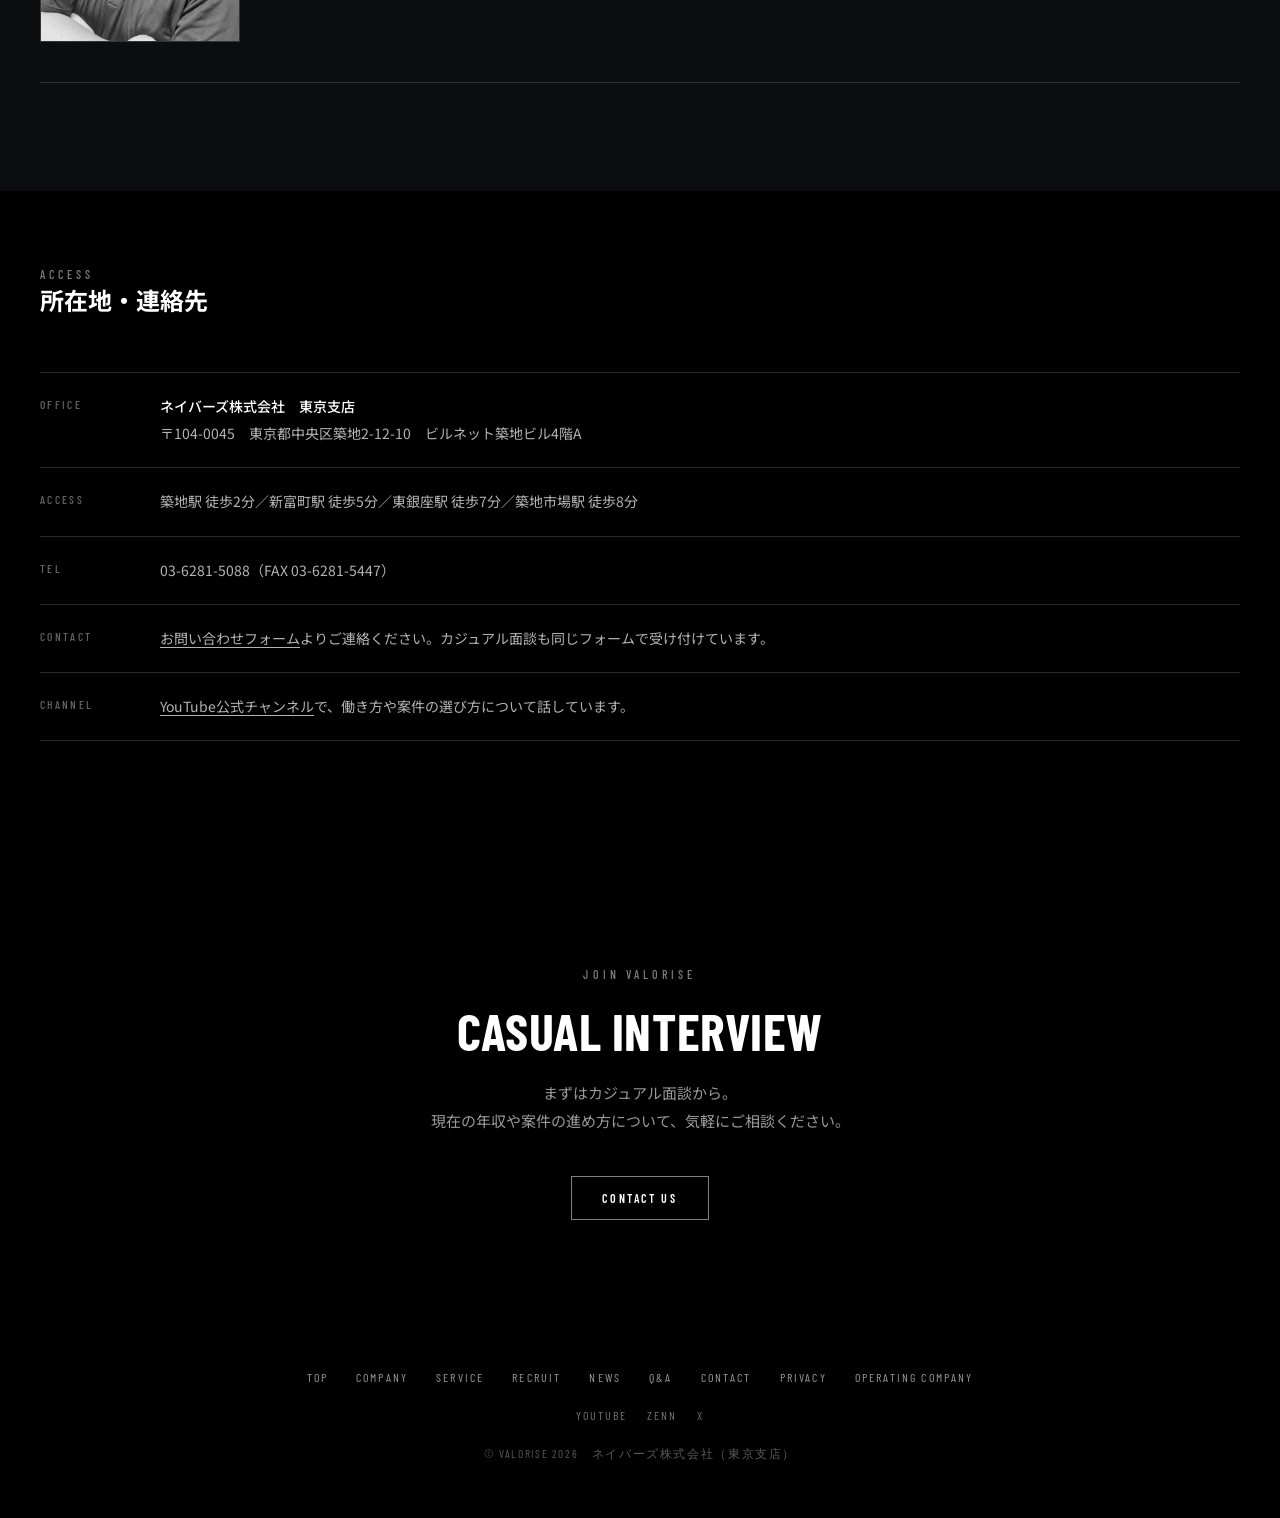
<file: company.html>
<!DOCTYPE html>
<html lang="ja">
<head>
<meta charset="UTF-8">
<meta name="viewport" content="width=device-width, initial-scale=1">
<title>COMPANY｜VALORISE</title>
<meta name="description" content="VALORISEの会社概要・運営会社（ネイバーズ株式会社 東京支店）・所在地。単価の9割をエンジニアへ還元する仕組みを、誰がどのような体制で運営しているかを公開しています。">
<meta property="og:type" content="website">
<meta property="og:site_name" content="VALORISE">
<meta property="og:title" content="COMPANY｜VALORISE">
<meta property="og:description" content="VALORISEの会社概要・運営会社（ネイバーズ株式会社 東京支店）・所在地。単価の9割をエンジニアへ還元する仕組みを、誰がどのような体制で運営しているかを公開しています。">
<meta property="og:url" content="https://valorise.jp/company.html">
<meta property="og:image" content="https://valorise.jp/assets/ogp.jpg">
<meta property="og:image:width" content="1200">
<meta property="og:image:height" content="630">
<meta name="twitter:card" content="summary_large_image">

<link rel="preconnect" href="https://fonts.googleapis.com">
<link rel="preconnect" href="https://fonts.gstatic.com" crossorigin>
<link href="https://fonts.googleapis.com/css2?family=Barlow+Condensed:wght@500;600;700&family=Noto+Sans+JP:wght@400;500;700&display=swap" rel="stylesheet">
<link rel="stylesheet" href="style.css?v=202609031839">

<!-- Google tag (gtag.js) — Google広告 AW-18407467999 -->
<script async src="https://www.googletagmanager.com/gtag/js?id=AW-18407467999"></script>
<script>
  window.dataLayer = window.dataLayer || [];
  function gtag(){dataLayer.push(arguments);}
  gtag('js', new Date());
  gtag('config', 'AW-18407467999');
</script>
</head>
<body>

<a class="skip-link" href="#main">本文へスキップ</a>

<header class="site-header">
  <a class="logo" href="index.html">
    <img class="logo__mark" src="assets/logo-mark.png" alt="" width="96" height="96" decoding="async" fetchpriority="high">
    <span>VALORISE</span>
  </a>
  <nav class="global-nav">
    <a href="index.html">TOP</a>
    <a href="company.html" aria-current="page">COMPANY</a>
    <a href="service.html">SERVICE</a>
    <a href="recruit.html">RECRUIT</a>
    <a href="news.html">NEWS</a>
    <a href="qa.html">Q&amp;A</a>
    <a href="contact.html">CONTACT</a>
  </nav>
  <button class="menu-toggle" type="button" aria-label="メニューを開く" aria-expanded="false" aria-controls="drawer">
    <span></span><span></span>
  </button>
</header>

<div class="drawer" id="drawer" hidden>
  <nav>
    <a href="index.html">TOP</a>
    <a href="company.html" aria-current="page">COMPANY</a>
    <a href="service.html">SERVICE</a>
    <a href="recruit.html">RECRUIT</a>
    <a href="news.html">NEWS</a>
    <a href="qa.html">Q&amp;A</a>
    <a href="contact.html">CONTACT</a>
  </nav>
</div>

<main id="main">

  <section class="page-head">
    <div class="bg bg--head" data-fade></div>
    <div class="bg bg--hero-lines"></div>
    <div class="wrap page-head__body">
      <nav class="breadcrumb" aria-label="現在の位置">
        <a href="index.html">TOP</a><span aria-hidden="true">/</span><span>COMPANY</span>
      </nav>
      <span class="eyebrow" data-r>ABOUT US</span>
      <h1 class="display display--lg" data-r data-delay="120">COMPANY</h1>
      <p class="page-head__lead page-head__lead--wide" data-r data-delay="200">還元率90%という数字は、運営体制が透明でなければただの宣伝文句になります。<br>VALORISEを誰がどのように運営しているかを公開します。</p>
    </div>
  </section>

  <section class="section section--lg wrap">
    <div class="section-head" data-r>
      <span class="eyebrow">OVERVIEW</span>
      <h2 class="display display--sm">COMPANY PROFILE</h2>
    </div>
    <dl class="spec-table" data-r data-delay="100">
      <div>
        <dt>BRAND</dt>
        <dd><strong>VALORISE（ヴァロライズ）</strong></dd>
      </div>
      <div>
        <dt>OPERATOR</dt>
        <dd><strong>ネイバーズ株式会社　東京支店</strong><br>コーポレートサイト：<a href="https://neighborengineers.jp/" target="_blank" rel="noopener">neighborengineers.jp</a></dd>
      </div>
      <div>
        <dt>BUSINESS</dt>
        <dd>インフラ構築／システム開発／教育事業／SES営業代行／地域特化型集客支援</dd>
      </div>
      <div>
        <dt>ESTABLISHED</dt>
        <dd>2020年5月1日設立（創業 2021年1月1日）</dd>
      </div>
      <div>
        <dt>CAPITAL</dt>
        <dd>2,000万円</dd>
      </div>
      <div>
        <dt>REPRESENTATIVE</dt>
        <dd>執行役会長CEO　寺田 崇<br>代表取締役　松本 紫緒<br>取締役　松井 一将</dd>
      </div>
      <div>
        <dt>MEMBERS</dt>
        <dd><strong>東京支店 70名</strong>（大阪本社 80名／名古屋支店 5名　2025年7月現在）<br>VALORISEでは全員を正社員として採用しています。業務委託契約でのエンジニア採用は行っていません。</dd>
      </div>
      <div>
        <dt>CERTIFICATION</dt>
        <dd>ISO/IEC 27001認証取得（認証番号：USJ-2024-I-0214）<br>対象業務：IT技術者の派遣事業、システム受託開発・運用保守事業</dd>
      </div>
      <div>
        <dt>LICENSE</dt>
        <dd>労働者派遣事業許可　派27-304862</dd>
      </div>
    </dl>
    <p class="source-note" data-r data-delay="160">会社概要は運営会社の<a href="https://neighborengineers.jp/company/" target="_blank" rel="noopener">会社情報ページ</a>の記載に基づいています。</p>
  </section>

  <section class="section section--panel wrap">
    <div class="feature">
      <div data-r>
        <span class="feature__num">01</span>
        <h2>「会社が取りすぎない」を、<br>会社の側から仕組みにする</h2>
      </div>
      <div data-r data-delay="120">
        <p>日本では企業の売上が拡大する一方で賃金への還元が進まず、年収が伸び悩んだまま物価だけが上がり続けています。この構造はエンジニア個人の努力では動かせません。取り分の配分を決めているのは会社の側だからです。</p>
        <p>VALORISEは、単価の9割を人件費としてエンジニアへ還元するという配分を先に固定しました。会社の取り分は残り1割で、ここから採用・案件開拓・バックオフィスの費用をまかないます。会社が身軽であることを前提に設計された仕組みです。</p>
        <p>そのうえで、高還元に見合った責任と能力を兼ね備えたエンジニアだけを迎え入れています。還元率と採用基準は、切り離せない一組の条件です。</p>
      </div>
    </div>
  </section>

  <section class="statement wrap" data-r>
    <p>数字を出せない会社は、数字で語らない。<br>私たちは単価を開示します。</p>
  </section>

  <section class="section section--panel wrap" id="member">
    <div class="section-head" data-r>
      <span class="eyebrow">PEOPLE</span>
      <h2 class="display display--sm">MEMBER</h2>
    </div>
    <p class="lead" data-r data-delay="60">技術・事業・AI・マーケティング、各分野のプロフェッショナルが揃っています。<br>このメンバーだから、9割還元が実現できます。</p>

    <!-- 申し送り：メンバーを追加するときは <article class="member"> ブロックを複製し、
         写真は 3:4（600x800）で assets/ に置いてください。
         assets/member-enoya-hold.jpg は榎屋さんの切り出し済み写真（配置先が未定のため保留中）。 -->
    <div class="member-list" data-r data-delay="120">

      <article class="member">
        <div class="member__photo"><img src="assets/member-01.jpg" alt="VALORISE事業責任者の灰田琢磨" width="600" height="800" decoding="async" loading="lazy"></div>
        <div>
          <span class="member__role">VALORISE事業責任者</span>
          <h3>灰田 琢磨</h3>
          <p>防衛大学校卒業。航空自衛官として約11年間、国防の最前線に従事。米国をはじめとする諸外国との共同訓練を通じ、日本のテクノロジーの遅れを痛感。</p>
          <p>戦力を発揮する時代から、宇宙・サイバー・電磁波によって相手を無力化する時代への変化を現場で体感。国防への貢献手段を自衛官からテクノロジーへ転換。</p>
          <p>ネイバーズ株式会社では事業部を2年で70名規模へ拡大し、経営・採用・要員養成・営業を統括。</p>
        </div>
      </article>

      <article class="member">
        <div class="member__photo"><img src="assets/member-02.jpg" alt="CTOの及川覚" width="600" height="800" decoding="async" loading="lazy"></div>
        <div>
          <span class="member__role">CTO</span>
          <h3>及川 覚</h3>
          <p>大手電機メーカーグループ企業にて技術者、プロジェクトマネージャー、技術統括責任者を歴任。オープンシステムやインフラから、クラウド、モダンアーキテクチャ、生成AIを活用した先進的な開発まで、企画・構想から設計、開発、導入、運用に至るプロジェクト全工程を経験。</p>
          <p>その後、当社の最高技術責任者（CTO）として、プロジェクト全般の技術・品質における最終責任を担うとともに、技術戦略、開発組織の強化、エンジニアの育成・要員養成を統括。</p>
          <p>30年以上にわたり培った技術力、プロジェクトマネジメント力、事業推進力を基盤に、技術戦略の策定から組織・人材の育成まで、当社の技術領域を幅広く牽引している。</p>
        </div>
      </article>

      <article class="member">
        <div class="member__photo"><img src="assets/member-03.jpg" alt="プロジェクトエグゼクティブの堀江誠二" width="600" height="800" decoding="async" loading="lazy"></div>
        <div>
          <span class="member__role">プロジェクトエグゼクティブ</span>
          <h3>堀江 誠二</h3>
          <p>IT/OTコンサルタントとして11年にわたり、製造・物流領域のDXを推進。工場DX、IoT、ロボット自動化、AGV/AMR導入、AI開発受託など、現場課題の抽出からDX構想、技術提案、システム・設備導入、事業化まで幅広く手掛ける。</p>
          <p>ロボット自動化・IoTをはじめとする新規事業を立ち上げ、事業化まで実現。17年にわたるマネジメント経験を基盤に、プロジェクトエグゼクティブとして、DX請負事業における重要プロジェクトの戦略立案、顧客との合意形成、プロジェクト推進、技術・開発部門との統合的なマネジメントを担う。</p>
          <p>ITとOT、経営と現場、技術と事業を横断してプロジェクトを統括し、DX構想を実装・事業成果へと結びつけるプロジェクト推進の中核を担っている。</p>
        </div>
      </article>

      <article class="member">
        <div class="member__photo"><img src="assets/member-04.jpg" alt="AIプロダクト開発責任者の石橋太樹" width="600" height="800" decoding="async" loading="lazy"></div>
        <div>
          <span class="member__role">AIプロダクト開発責任者</span>
          <h3>石橋 太樹</h3>
          <p>茨城大学大学院修了。プロダクト開発事業会社にてソフトウェア開発に従事した後、当社へ入社。</p>
          <p>現在はAIプロダクト開発責任者として、生成AI・AI技術を活用した社内業務基盤および社外向けAIサービスの企画・設計・開発を統括。業務プロセスを構造化・分解し、AIが担う領域と人が担うべき領域を再定義することで、従来の業務モデルそのものを変革。AIによる自動化・高度化と人材の専門性を組み合わせ、少人数で高い生産性と品質を実現する業務モデルを構築している。</p>
          <p>また、社外向けサービスにおいては、顧客ごとの業務課題や潜在ニーズを的確に捉え、AIを単なる業務効率化ツールとしてではなく、事業成長を支えるプロダクトへ落とし込むオーダーメイド開発を強みとする。</p>
          <p>AI技術と業務設計、プロダクト開発を横断し、「AIを導入する」だけに留まらず、AIを前提とした新たな業務・事業モデルの設計から実装までを一気通貫で担っている。</p>
        </div>
      </article>

      <article class="member">
        <div class="member__photo"><img src="assets/member-05.jpg" alt="DX・マーケティング統括責任者の黒川和真" width="600" height="800" decoding="async" loading="lazy"></div>
        <div>
          <span class="member__role">DX・マーケティング統括責任者</span>
          <h3>黒川 和真</h3>
          <p>宮崎大学卒業。事業会社にてSNSマーケティング責任者を務め、運用体制の構築から効果測定、改善までを統括した後、当社へ入社。</p>
          <p>現在はDX・マーケティング統括責任者として、社内業務のデジタル変革と対外マーケティングを統括。見積り、設計、レビュー、ドキュメント作成などの各工程に生成AIを組み込み、効果を定量的に検証しながら業務プロセスそのものを再設計している。</p>
          <p>人員を増やすのではなく、一人あたりの生産性と対応領域を最大化する組織づくりを推進。AIを単なる効率化ツールではなく、事業成長を支える経営基盤として活用している。</p>
        </div>
      </article>

    </div>
  </section>

  <section class="section section--sm wrap" id="access">
    <div class="section-head" data-r>
      <span class="eyebrow">ACCESS</span>
      <h2 class="heading-jp heading-jp--sm">所在地・連絡先</h2>
    </div>
    <ul class="row-list" data-r data-delay="100">
      <li><span class="label">OFFICE</span><span><strong>ネイバーズ株式会社　東京支店</strong><br>〒104-0045　東京都中央区築地2-12-10　ビルネット築地ビル4階A</span></li>
      <li><span class="label">ACCESS</span><span>築地駅 徒歩2分／新富町駅 徒歩5分／東銀座駅 徒歩7分／築地市場駅 徒歩8分</span></li>
      <li><span class="label">TEL</span><span>03-6281-5088（FAX 03-6281-5447）</span></li>
      <li><span class="label">CONTACT</span><span><a href="contact.html">お問い合わせフォーム</a>よりご連絡ください。カジュアル面談も同じフォームで受け付けています。</span></li>
      <li><span class="label">CHANNEL</span><span><a href="https://www.youtube.com/@VALORISE2026-5" target="_blank" rel="noopener">YouTube公式チャンネル</a>で、働き方や案件の選び方について話しています。</span></li>
    </ul>
  </section>

  <section class="cta wrap" data-r>
    <span class="eyebrow">JOIN VALORISE</span>
    <h2 class="display display--md">CASUAL INTERVIEW</h2>
    <p>まずはカジュアル面談から。<br>現在の年収や案件の進め方について、気軽にご相談ください。</p>
    <a class="btn-ghost" href="contact.html">CONTACT US</a>
  </section>

</main>

<footer class="site-footer">
  <nav>
    <a href="index.html">TOP</a>
    <a href="company.html">COMPANY</a>
    <a href="service.html">SERVICE</a>
    <a href="recruit.html">RECRUIT</a>
    <a href="news.html">NEWS</a>
    <a href="qa.html">Q&amp;A</a>
    <a href="contact.html">CONTACT</a>
    <a href="privacy.html">PRIVACY</a>
    <a href="https://neighborengineers.jp/" target="_blank" rel="noopener">OPERATING COMPANY</a>
  </nav>
  <div class="social">
    <a href="https://www.youtube.com/@VALORISE2026-5" target="_blank" rel="noopener">YOUTUBE</a>
    <a href="https://zenn.dev/" target="_blank" rel="noopener">ZENN</a>
    <a href="https://x.com/" target="_blank" rel="noopener">X</a>
  </div>
  <p class="copyright">© VALORISE 2026　ネイバーズ株式会社（東京支店）</p>
</footer>

<script src="script.js?v=202609031839"></script>
</body>
</html>
</file>
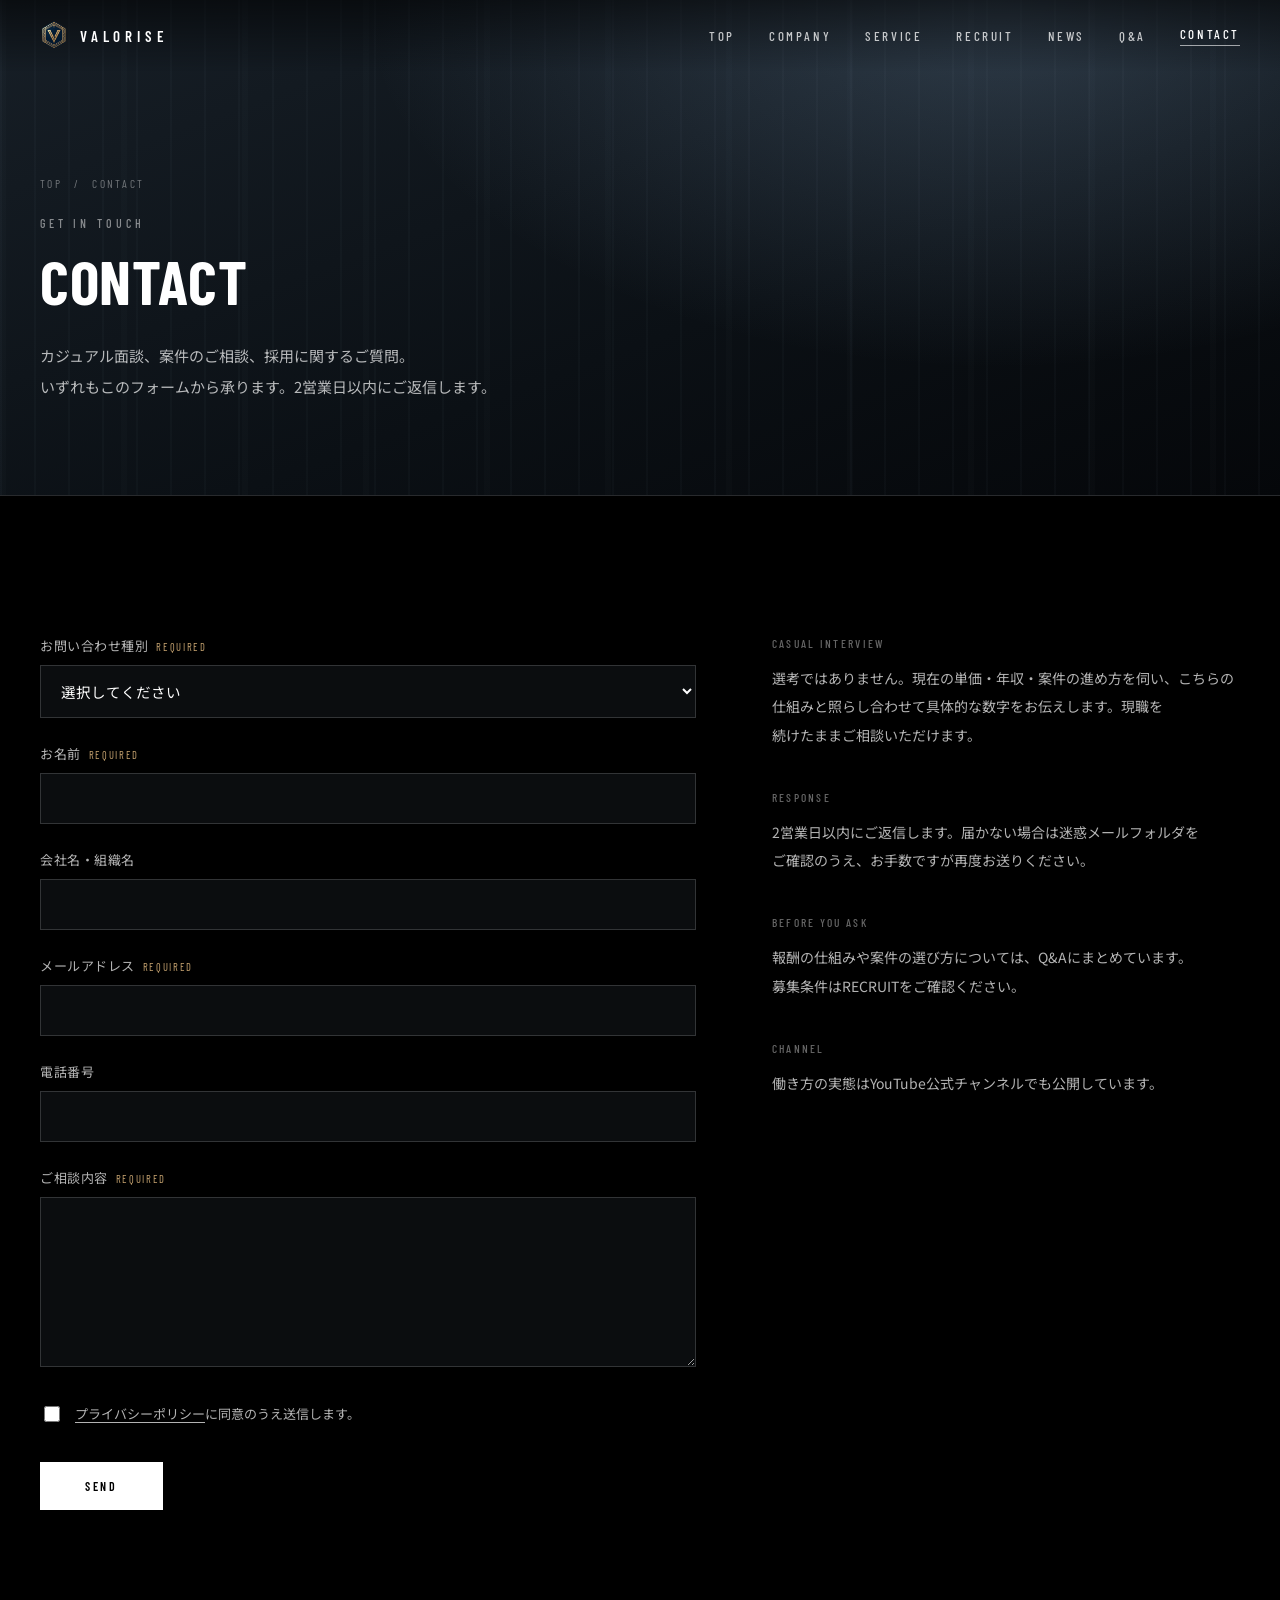
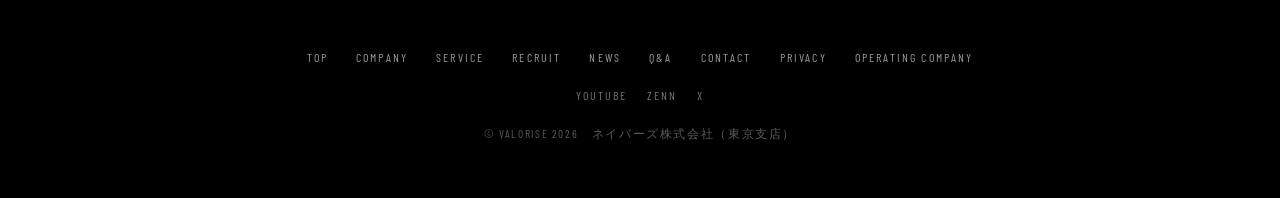
<file: contact.html>
<!DOCTYPE html>
<html lang="ja">
<head>
<meta charset="UTF-8">
<meta name="viewport" content="width=device-width, initial-scale=1">
<title>CONTACT｜VALORISE</title>
<meta name="description" content="VALORISEへのお問い合わせ。カジュアル面談のお申し込み、案件のご相談、採用に関するご質問を受け付けています。">
<meta property="og:type" content="website">
<meta property="og:site_name" content="VALORISE">
<meta property="og:title" content="CONTACT｜VALORISE">
<meta property="og:description" content="VALORISEへのお問い合わせ。カジュアル面談のお申し込み、案件のご相談、採用に関するご質問を受け付けています。">
<meta property="og:url" content="https://valorise.jp/contact.html">
<meta property="og:image" content="https://valorise.jp/assets/ogp.jpg">
<meta property="og:image:width" content="1200">
<meta property="og:image:height" content="630">
<meta name="twitter:card" content="summary_large_image">

<link rel="preconnect" href="https://fonts.googleapis.com">
<link rel="preconnect" href="https://fonts.gstatic.com" crossorigin>
<link href="https://fonts.googleapis.com/css2?family=Barlow+Condensed:wght@500;600;700&family=Noto+Sans+JP:wght@400;500;700&display=swap" rel="stylesheet">
<link rel="stylesheet" href="style.css?v=202609031839">

<!-- Google tag (gtag.js) — Google広告 AW-18407467999 -->
<script async src="https://www.googletagmanager.com/gtag/js?id=AW-18407467999"></script>
<script>
  window.dataLayer = window.dataLayer || [];
  function gtag(){dataLayer.push(arguments);}
  gtag('js', new Date());
  gtag('config', 'AW-18407467999');
</script>
</head>
<body>

<a class="skip-link" href="#main">本文へスキップ</a>

<header class="site-header">
  <a class="logo" href="index.html">
    <img class="logo__mark" src="assets/logo-mark.png" alt="" width="96" height="96" decoding="async" fetchpriority="high">
    <span>VALORISE</span>
  </a>
  <nav class="global-nav">
    <a href="index.html">TOP</a>
    <a href="company.html">COMPANY</a>
    <a href="service.html">SERVICE</a>
    <a href="recruit.html">RECRUIT</a>
    <a href="news.html">NEWS</a>
    <a href="qa.html">Q&amp;A</a>
    <a href="contact.html" aria-current="page">CONTACT</a>
  </nav>
  <button class="menu-toggle" type="button" aria-label="メニューを開く" aria-expanded="false" aria-controls="drawer">
    <span></span><span></span>
  </button>
</header>

<div class="drawer" id="drawer" hidden>
  <nav>
    <a href="index.html">TOP</a>
    <a href="company.html">COMPANY</a>
    <a href="service.html">SERVICE</a>
    <a href="recruit.html">RECRUIT</a>
    <a href="news.html">NEWS</a>
    <a href="qa.html">Q&amp;A</a>
    <a href="contact.html" aria-current="page">CONTACT</a>
  </nav>
</div>

<main id="main">

  <section class="page-head">
    <div class="bg bg--head" data-fade></div>
    <div class="bg bg--hero-lines"></div>
    <div class="wrap page-head__body">
      <nav class="breadcrumb" aria-label="現在の位置">
        <a href="index.html">TOP</a><span aria-hidden="true">/</span><span>CONTACT</span>
      </nav>
      <span class="eyebrow" data-r>GET IN TOUCH</span>
      <h1 class="display display--lg" data-r data-delay="120">CONTACT</h1>
      <p class="page-head__lead page-head__lead--wide" data-r data-delay="200">カジュアル面談、案件のご相談、採用に関するご質問。<br>いずれもこのフォームから承ります。2営業日以内にご返信します。</p>
    </div>
  </section>

  <section class="section section--lg wrap">
    <div class="contact-grid">

      <!-- 申し送り：data-endpoint に Google Apps Script のウェブアプリURLを貼ってください。
           手順は README.md の「お問い合わせフォームの接続」を参照。
           空のままだと送信されず、画面に未設定である旨が表示されます。 -->
      <form id="contact-form" novalidate data-r data-endpoint="https://script.google.com/macros/s/AKfycbwGjKcl9IFmC76y18YVrAmMi-5hWSMprIvNOHLUsYd4QsjeOfj6pJn7kYDSGcoip-MeRw/exec">
        <div class="field">
          <label for="f-type">お問い合わせ種別<span class="req">REQUIRED</span></label>
          <select id="f-type" name="type" required>
            <option value="">選択してください</option>
            <option value="casual">カジュアル面談を希望</option>
            <option value="recruit">採用について質問したい</option>
            <option value="project">案件について相談したい</option>
            <option value="other">その他</option>
          </select>
          <span class="error" id="e-type" role="alert"></span>
        </div>

        <div class="field">
          <label for="f-name">お名前<span class="req">REQUIRED</span></label>
          <input type="text" id="f-name" name="name" autocomplete="name" required>
          <span class="error" id="e-name" role="alert"></span>
        </div>

        <div class="field">
          <label for="f-company">会社名・組織名</label>
          <input type="text" id="f-company" name="company" autocomplete="organization">
        </div>

        <div class="field">
          <label for="f-email">メールアドレス<span class="req">REQUIRED</span></label>
          <input type="email" id="f-email" name="email" autocomplete="email" required>
          <span class="error" id="e-email" role="alert"></span>
        </div>

        <div class="field">
          <label for="f-tel">電話番号</label>
          <input type="tel" id="f-tel" name="tel" autocomplete="tel">
        </div>

        <div class="field">
          <label for="f-message">ご相談内容<span class="req">REQUIRED</span></label>
          <textarea id="f-message" name="message" required></textarea>
          <span class="error" id="e-message" role="alert"></span>
        </div>

        <label class="consent">
          <input type="checkbox" id="f-consent" name="consent" required>
          <span><a href="privacy.html">プライバシーポリシー</a>に同意のうえ送信します。</span>
        </label>
        <span class="error" id="e-consent" role="alert"></span>

        <!-- スパム対策。人には見えない欄で、ここに入力があるものは記録しません。
             消さないでください。 -->
        <div class="hp" aria-hidden="true">
          <label for="f-website">この欄は入力しないでください</label>
          <input type="text" id="f-website" name="website" tabindex="-1" autocomplete="off">
        </div>

        <button class="btn-solid" type="submit">SEND</button>
        <p class="form-status" id="form-status" role="status"></p>
      </form>

      <div data-r data-delay="120">
        <div class="aside-block">
          <span class="label">CASUAL INTERVIEW</span>
          <p>選考ではありません。現在の単価・年収・案件の進め方を伺い、こちらの仕組みと照らし合わせて具体的な数字をお伝えします。現職を続けたままご相談いただけます。</p>
        </div>
        <div class="aside-block">
          <span class="label">RESPONSE</span>
          <p>2営業日以内にご返信します。届かない場合は迷惑メールフォルダをご確認のうえ、お手数ですが再度お送りください。</p>
        </div>
        <div class="aside-block">
          <span class="label">BEFORE YOU ASK</span>
          <p>報酬の仕組みや案件の選び方については、<a href="qa.html">Q&amp;A</a>にまとめています。募集条件は<a href="recruit.html">RECRUIT</a>をご確認ください。</p>
        </div>
        <div class="aside-block">
          <span class="label">CHANNEL</span>
          <p>働き方の実態は<a href="https://www.youtube.com/@VALORISE2026-5" target="_blank" rel="noopener">YouTube公式チャンネル</a>でも公開しています。</p>
        </div>
      </div>

    </div>
  </section>

</main>

<footer class="site-footer">
  <nav>
    <a href="index.html">TOP</a>
    <a href="company.html">COMPANY</a>
    <a href="service.html">SERVICE</a>
    <a href="recruit.html">RECRUIT</a>
    <a href="news.html">NEWS</a>
    <a href="qa.html">Q&amp;A</a>
    <a href="contact.html">CONTACT</a>
    <a href="privacy.html">PRIVACY</a>
    <a href="https://neighborengineers.jp/" target="_blank" rel="noopener">OPERATING COMPANY</a>
  </nav>
  <div class="social">
    <a href="https://www.youtube.com/@VALORISE2026-5" target="_blank" rel="noopener">YOUTUBE</a>
    <a href="https://zenn.dev/" target="_blank" rel="noopener">ZENN</a>
    <a href="https://x.com/" target="_blank" rel="noopener">X</a>
  </div>
  <p class="copyright">© VALORISE 2026　ネイバーズ株式会社（東京支店）</p>
</footer>

<script src="script.js?v=202609031839"></script>
</body>
</html>
</file>
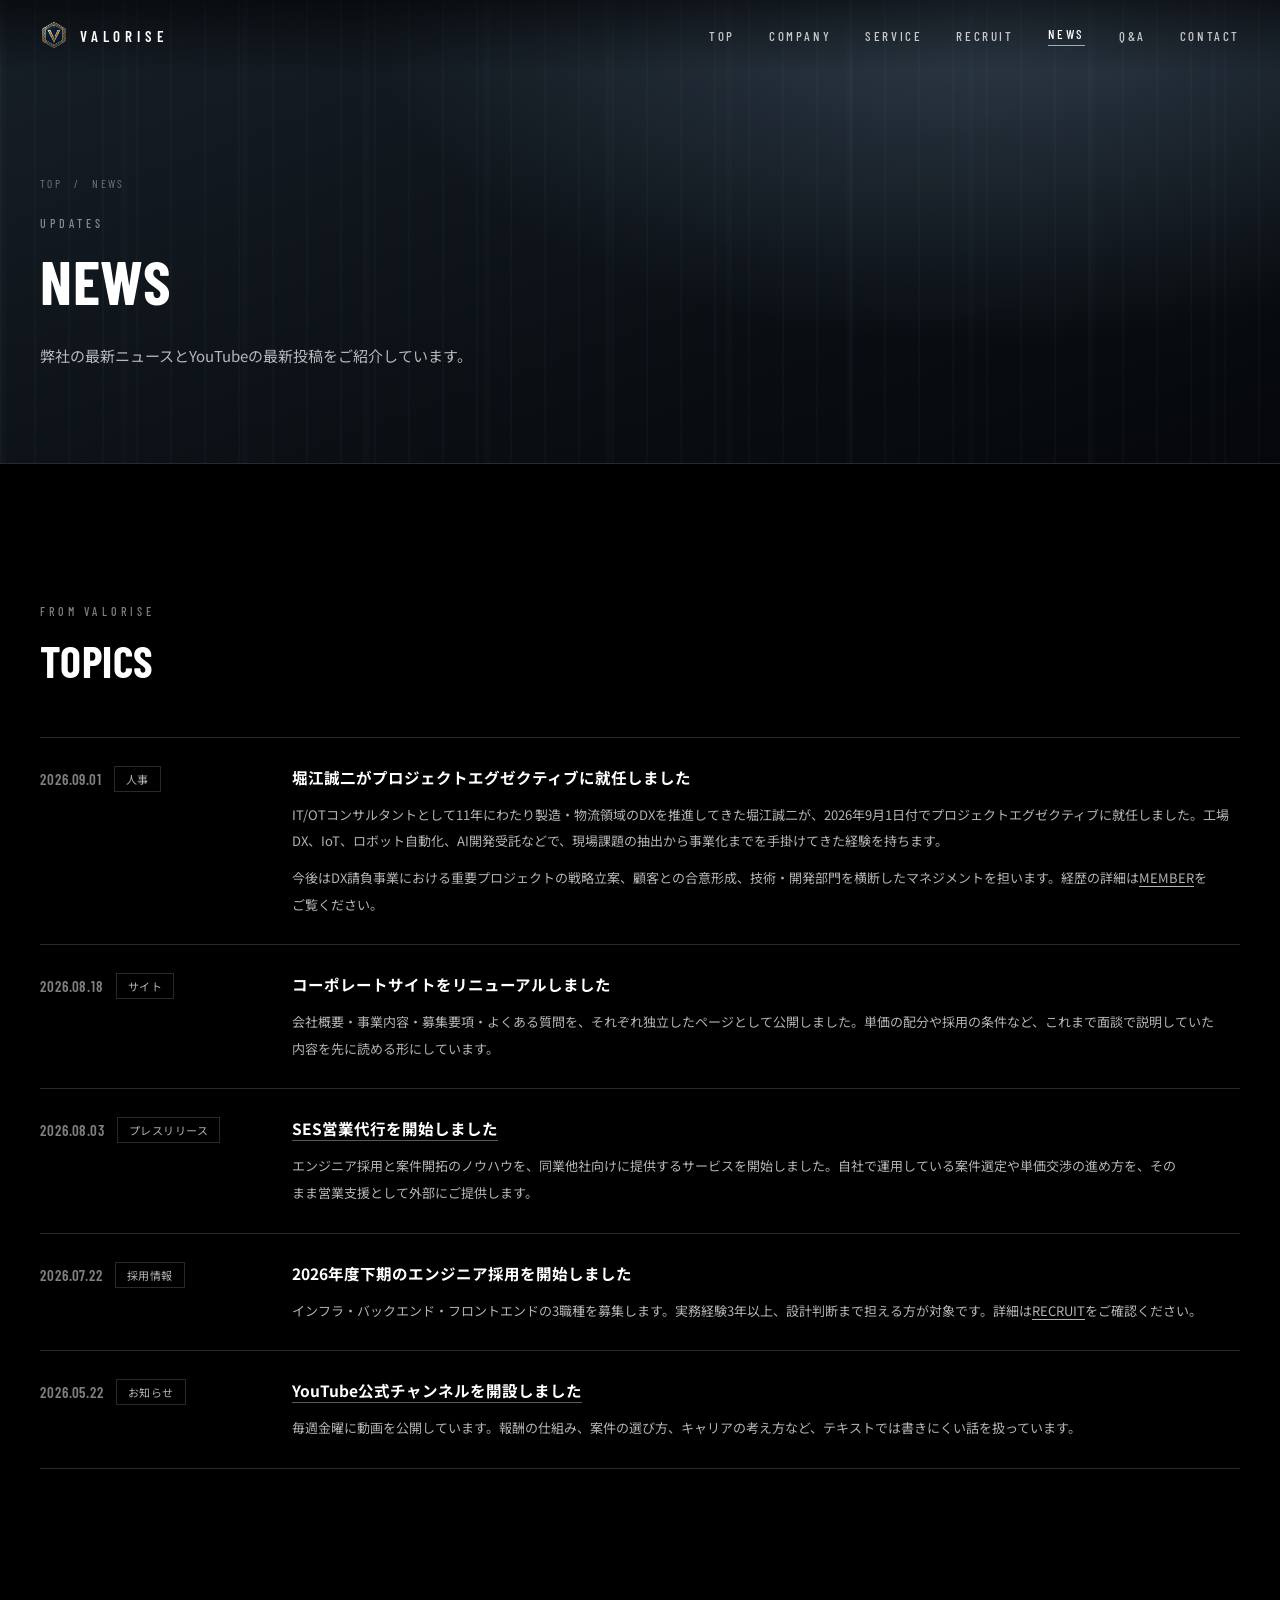
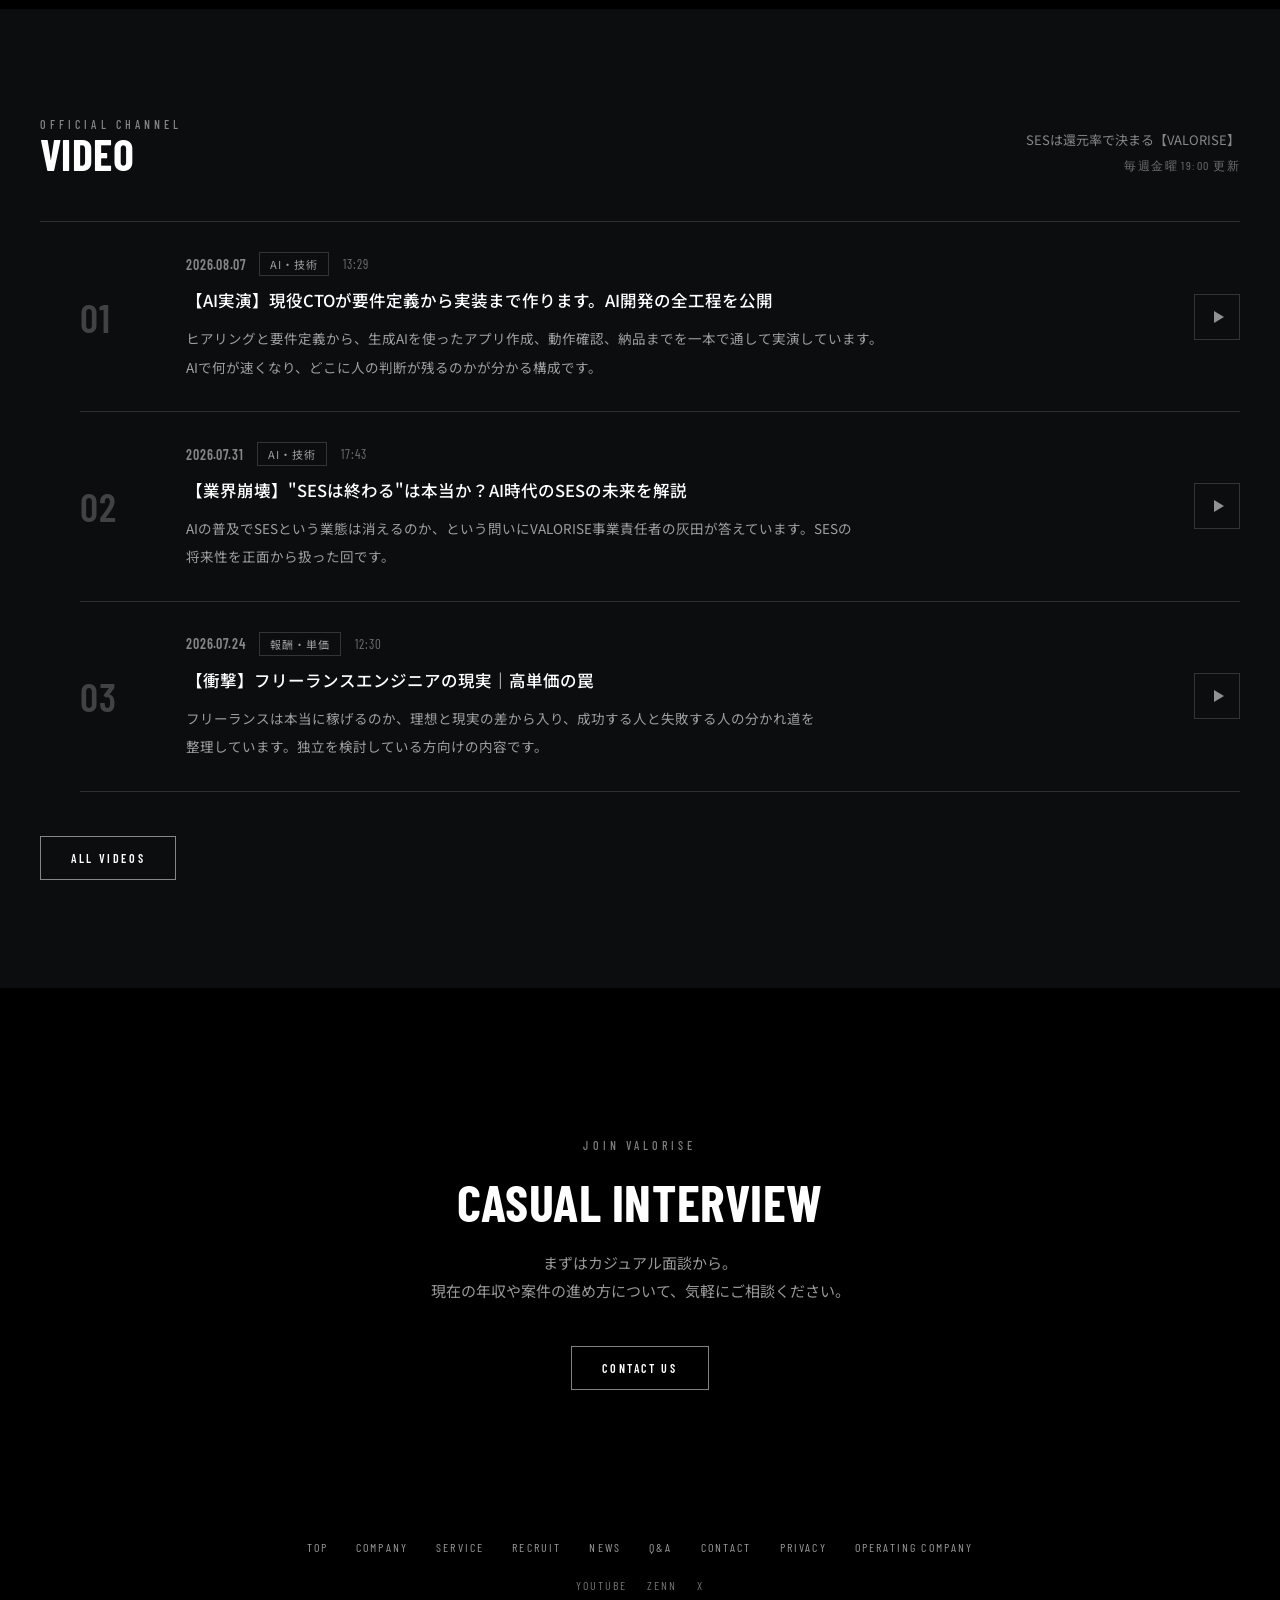
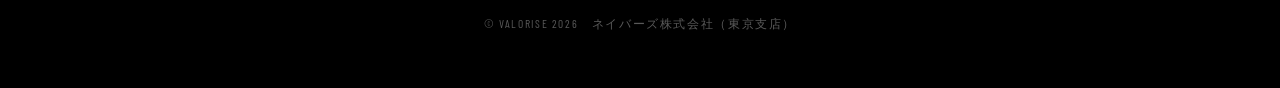
<file: news.html>
<!DOCTYPE html>
<html lang="ja">
<head>
<meta charset="UTF-8">
<meta name="viewport" content="width=device-width, initial-scale=1">
<title>NEWS｜VALORISE</title>
<meta name="description" content="VALORISEからのお知らせと、YouTube公式チャンネルで公開した動画の一覧。報酬の仕組み・案件の選び方・キャリア・AI開発について毎週金曜に公開しています。">
<meta property="og:type" content="website">
<meta property="og:site_name" content="VALORISE">
<meta property="og:title" content="NEWS｜VALORISE">
<meta property="og:description" content="VALORISEからのお知らせと、YouTube公式チャンネルで公開した動画の一覧。報酬の仕組み・案件の選び方・キャリア・AI開発について毎週金曜に公開しています。">
<meta property="og:url" content="https://valorise.jp/news.html">
<meta property="og:image" content="https://valorise.jp/assets/ogp.jpg">
<meta property="og:image:width" content="1200">
<meta property="og:image:height" content="630">
<meta name="twitter:card" content="summary_large_image">

<link rel="preconnect" href="https://fonts.googleapis.com">
<link rel="preconnect" href="https://fonts.gstatic.com" crossorigin>
<link href="https://fonts.googleapis.com/css2?family=Barlow+Condensed:wght@500;600;700&family=Noto+Sans+JP:wght@400;500;700&display=swap" rel="stylesheet">
<link rel="stylesheet" href="style.css?v=202609031839">

<!-- Google tag (gtag.js) — Google広告 AW-18407467999 -->
<script async src="https://www.googletagmanager.com/gtag/js?id=AW-18407467999"></script>
<script>
  window.dataLayer = window.dataLayer || [];
  function gtag(){dataLayer.push(arguments);}
  gtag('js', new Date());
  gtag('config', 'AW-18407467999');
</script>
</head>
<body>

<a class="skip-link" href="#main">本文へスキップ</a>

<header class="site-header">
  <a class="logo" href="index.html">
    <img class="logo__mark" src="assets/logo-mark.png" alt="" width="96" height="96" decoding="async" fetchpriority="high">
    <span>VALORISE</span>
  </a>
  <nav class="global-nav">
    <a href="index.html">TOP</a>
    <a href="company.html">COMPANY</a>
    <a href="service.html">SERVICE</a>
    <a href="recruit.html">RECRUIT</a>
    <a href="news.html" aria-current="page">NEWS</a>
    <a href="qa.html">Q&amp;A</a>
    <a href="contact.html">CONTACT</a>
  </nav>
  <button class="menu-toggle" type="button" aria-label="メニューを開く" aria-expanded="false" aria-controls="drawer">
    <span></span><span></span>
  </button>
</header>

<div class="drawer" id="drawer" hidden>
  <nav>
    <a href="index.html">TOP</a>
    <a href="company.html">COMPANY</a>
    <a href="service.html">SERVICE</a>
    <a href="recruit.html">RECRUIT</a>
    <a href="news.html" aria-current="page">NEWS</a>
    <a href="qa.html">Q&amp;A</a>
    <a href="contact.html">CONTACT</a>
  </nav>
</div>

<main id="main">

  <section class="page-head">
    <div class="bg bg--head" data-fade></div>
    <div class="bg bg--hero-lines"></div>
    <div class="wrap page-head__body">
      <nav class="breadcrumb" aria-label="現在の位置">
        <a href="index.html">TOP</a><span aria-hidden="true">/</span><span>NEWS</span>
      </nav>
      <span class="eyebrow" data-r>UPDATES</span>
      <h1 class="display display--lg" data-r data-delay="120">NEWS</h1>
      <p class="page-head__lead" data-r data-delay="200">弊社の最新ニュースとYouTubeの最新投稿をご紹介しています。</p>
    </div>
  </section>

  <section class="section section--lg wrap" id="topics">
    <div class="section-head" data-r>
      <span class="eyebrow">FROM VALORISE</span>
      <h2 class="display display--sm">TOPICS</h2>
    </div>

    <!-- 申し送り：以下はサンプルです。公開前に実際のお知らせへ差し替えてください。
         1件追加するときは <article class="topic"> ブロックを先頭にコピーし、日付・カテゴリ・見出し・本文を書き換えます。
         カテゴリの文言は自由です（絞り込み機能は動画側だけに付けています）。 -->
    <div class="topic-list" data-r data-delay="100">

      <article class="topic">
        <div class="topic__meta">
          <span class="news-date"><time datetime="2026-09-01">2026.09.01</time></span>
          <span class="topic__cat">人事</span>
        </div>
        <div>
          <h3>堀江誠二がプロジェクトエグゼクティブに就任しました</h3>
          <p>IT/OTコンサルタントとして11年にわたり製造・物流領域のDXを推進してきた堀江誠二が、2026年9月1日付でプロジェクトエグゼクティブに就任しました。工場DX、IoT、ロボット自動化、AI開発受託などで、現場課題の抽出から事業化までを手掛けてきた経験を持ちます。</p>
          <p>今後はDX請負事業における重要プロジェクトの戦略立案、顧客との合意形成、技術・開発部門を横断したマネジメントを担います。経歴の詳細は<a href="company.html#member">MEMBER</a>をご覧ください。</p>
        </div>
      </article>

      <article class="topic">
        <div class="topic__meta">
          <span class="news-date"><time datetime="2026-08-18">2026.08.18</time></span>
          <span class="topic__cat">サイト</span>
        </div>
        <div>
          <h3>コーポレートサイトをリニューアルしました</h3>
          <p>会社概要・事業内容・募集要項・よくある質問を、それぞれ独立したページとして公開しました。単価の配分や採用の条件など、これまで面談で説明していた内容を先に読める形にしています。</p>
        </div>
      </article>

      <article class="topic">
        <div class="topic__meta">
          <span class="news-date"><time datetime="2026-08-03">2026.08.03</time></span>
          <span class="topic__cat">プレスリリース</span>
        </div>
        <div>
          <h3><a href="https://lp.valorise.jp/" target="_blank" rel="noopener">SES営業代行を開始しました</a></h3>
          <p>エンジニア採用と案件開拓のノウハウを、同業他社向けに提供するサービスを開始しました。自社で運用している案件選定や単価交渉の進め方を、そのまま営業支援として外部にご提供します。</p>
        </div>
      </article>

      <article class="topic">
        <div class="topic__meta">
          <span class="news-date"><time datetime="2026-07-22">2026.07.22</time></span>
          <span class="topic__cat">採用情報</span>
        </div>
        <div>
          <h3>2026年度下期のエンジニア採用を開始しました</h3>
          <p>インフラ・バックエンド・フロントエンドの3職種を募集します。実務経験3年以上、設計判断まで担える方が対象です。詳細は<a href="recruit.html">RECRUIT</a>をご確認ください。</p>
        </div>
      </article>

      <article class="topic">
        <div class="topic__meta">
          <span class="news-date"><time datetime="2026-05-22">2026.05.22</time></span>
          <span class="topic__cat">お知らせ</span>
        </div>
        <div>
          <h3><a href="https://www.youtube.com/@VALORISE2026-5" target="_blank" rel="noopener">YouTube公式チャンネルを開設しました</a></h3>
          <p>毎週金曜に動画を公開しています。報酬の仕組み、案件の選び方、キャリアの考え方など、テキストでは書きにくい話を扱っています。</p>
        </div>
      </article>

    </div>
  </section>

  <section class="section section--panel wrap" id="movie">
    <div class="video-head" data-r>
      <div>
        <span class="eyebrow">OFFICIAL CHANNEL</span>
        <h2 class="display display--sm">VIDEO</h2>
      </div>
      <p class="video-head__note">SESは還元率で決まる【VALORISE】<br><span>毎週金曜 19:00 更新</span></p>
    </div>

    <!-- 申し送り：最新3件だけを手で並べています。新しい動画を足すときは
         先頭に <li class="video"> をコピーし、いちばん下の1件を削ってください。
         サムネイル画像は意図的に使っていません（YouTubeの派手なサムネがこの
         サイトの配色と衝突するため）。番号・再生マークはすべてCSSで描いています。 -->
    <ol class="video-list" data-r data-delay="100">

      <li class="video">
        <a class="video__link" href="https://youtu.be/TefceeWxPlE" target="_blank" rel="noopener">
          <span class="video__no" aria-hidden="true">01</span>
          <span class="video__main">
            <span class="video__meta">
              <time datetime="2026-08-07">2026.08.07</time>
              <span class="video__cat">AI・技術</span>
              <span class="video__dur">13:29</span>
            </span>
            <span class="video__title">【AI実演】現役CTOが要件定義から実装まで作ります。AI開発の全工程を公開</span>
            <span class="video__desc">ヒアリングと要件定義から、生成AIを使ったアプリ作成、動作確認、納品までを一本で通して実演しています。AIで何が速くなり、どこに人の判断が残るのかが分かる構成です。</span>
          </span>
          <span class="video__play" aria-hidden="true"></span>
        </a>
      </li>

      <li class="video">
        <a class="video__link" href="https://youtu.be/_IVi0LaM5s8" target="_blank" rel="noopener">
          <span class="video__no" aria-hidden="true">02</span>
          <span class="video__main">
            <span class="video__meta">
              <time datetime="2026-07-31">2026.07.31</time>
              <span class="video__cat">AI・技術</span>
              <span class="video__dur">17:43</span>
            </span>
            <span class="video__title">【業界崩壊】&quot;SESは終わる&quot;は本当か？AI時代のSESの未来を解説</span>
            <span class="video__desc">AIの普及でSESという業態は消えるのか、という問いにVALORISE事業責任者の灰田が答えています。SESの将来性を正面から扱った回です。</span>
          </span>
          <span class="video__play" aria-hidden="true"></span>
        </a>
      </li>

      <li class="video">
        <a class="video__link" href="https://youtu.be/bFQ6K-TN6vM" target="_blank" rel="noopener">
          <span class="video__no" aria-hidden="true">03</span>
          <span class="video__main">
            <span class="video__meta">
              <time datetime="2026-07-24">2026.07.24</time>
              <span class="video__cat">報酬・単価</span>
              <span class="video__dur">12:30</span>
            </span>
            <span class="video__title">【衝撃】フリーランスエンジニアの現実｜高単価の罠</span>
            <span class="video__desc">フリーランスは本当に稼げるのか、理想と現実の差から入り、成功する人と失敗する人の分かれ道を整理しています。独立を検討している方向けの内容です。</span>
          </span>
          <span class="video__play" aria-hidden="true"></span>
        </a>
      </li>

    </ol>

    <p class="video-all" data-r>
      <a class="btn-ghost" href="https://www.youtube.com/@VALORISE2026-5" target="_blank" rel="noopener">ALL VIDEOS</a>
    </p>

  </section>

  <section class="cta wrap" data-r>
    <span class="eyebrow">JOIN VALORISE</span>
    <h2 class="display display--md">CASUAL INTERVIEW</h2>
    <p>まずはカジュアル面談から。<br>現在の年収や案件の進め方について、気軽にご相談ください。</p>
    <a class="btn-ghost" href="contact.html">CONTACT US</a>
  </section>

</main>

<footer class="site-footer">
  <nav>
    <a href="index.html">TOP</a>
    <a href="company.html">COMPANY</a>
    <a href="service.html">SERVICE</a>
    <a href="recruit.html">RECRUIT</a>
    <a href="news.html">NEWS</a>
    <a href="qa.html">Q&amp;A</a>
    <a href="contact.html">CONTACT</a>
    <a href="privacy.html">PRIVACY</a>
    <a href="https://neighborengineers.jp/" target="_blank" rel="noopener">OPERATING COMPANY</a>
  </nav>
  <div class="social">
    <a href="https://www.youtube.com/@VALORISE2026-5" target="_blank" rel="noopener">YOUTUBE</a>
    <a href="https://zenn.dev/" target="_blank" rel="noopener">ZENN</a>
    <a href="https://x.com/" target="_blank" rel="noopener">X</a>
  </div>
  <p class="copyright">© VALORISE 2026　ネイバーズ株式会社（東京支店）</p>
</footer>

<script src="script.js?v=202609031839"></script>
</body>
</html>
</file>
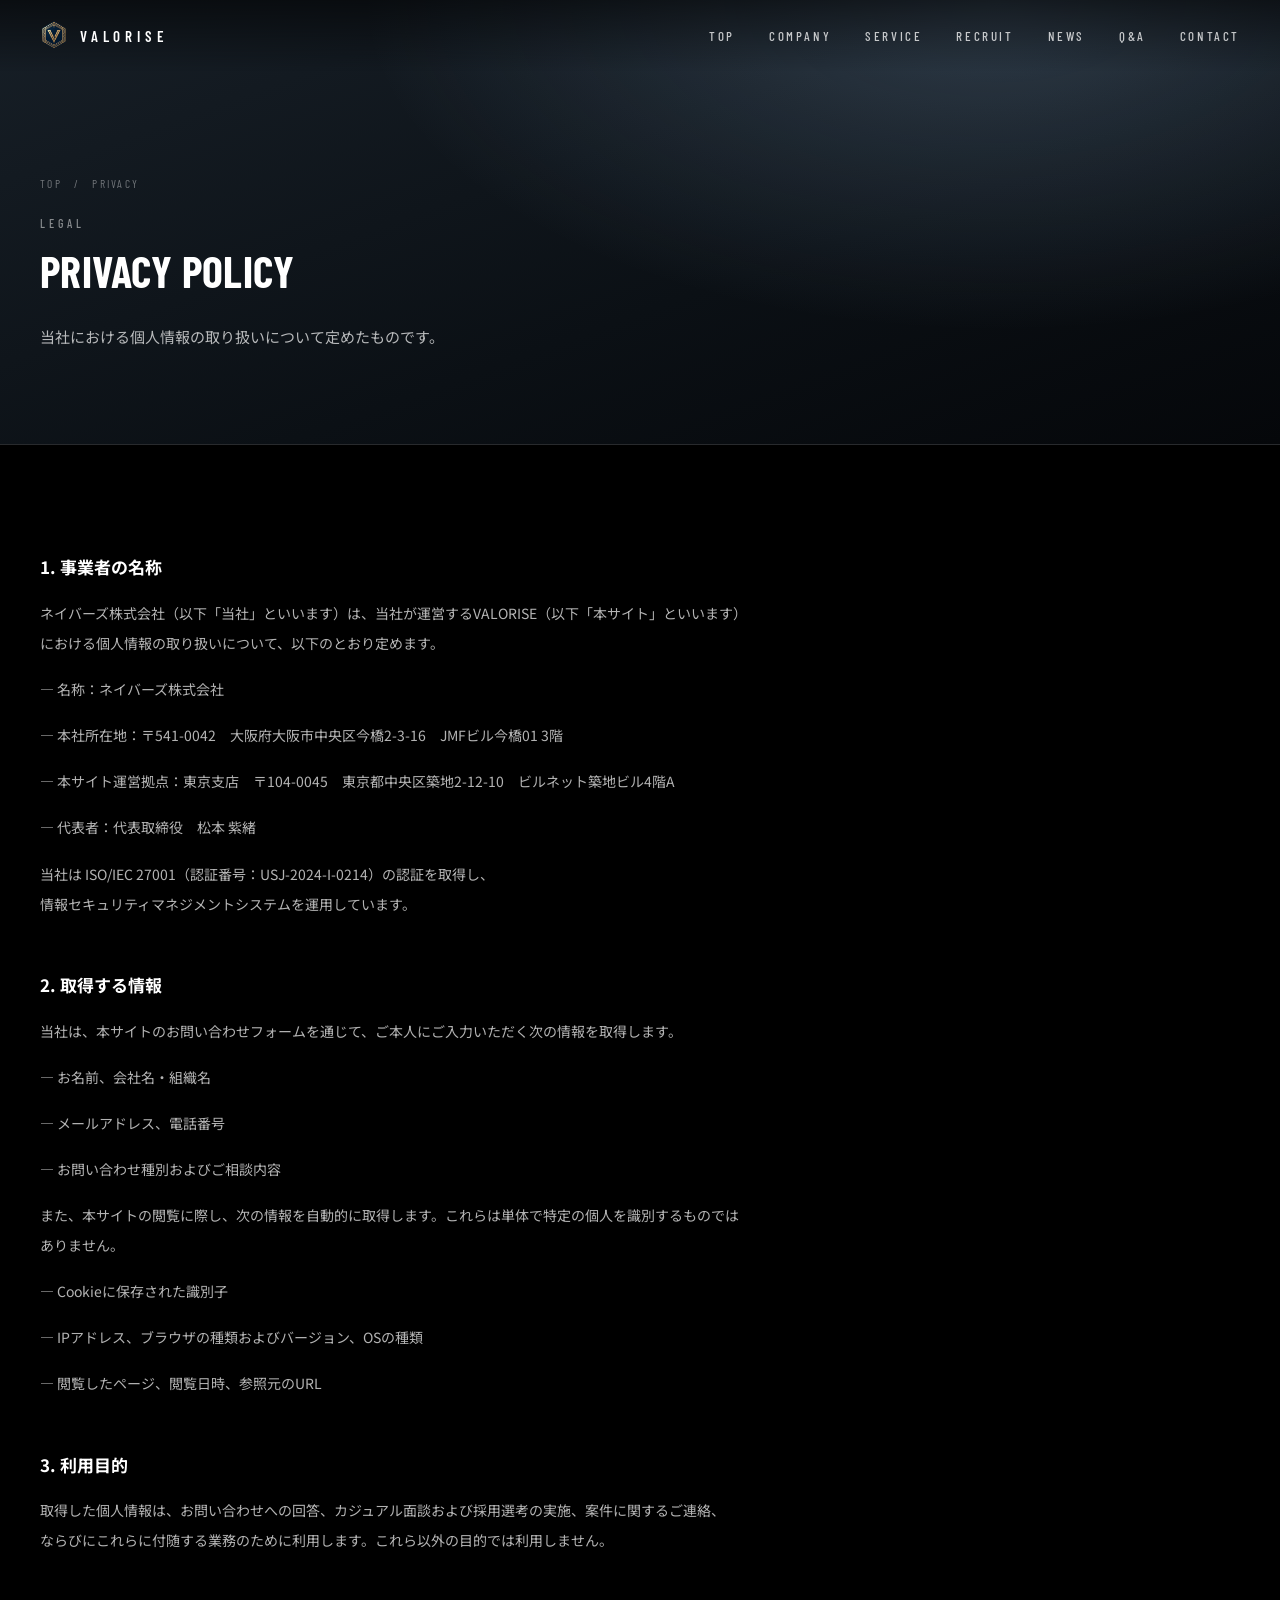
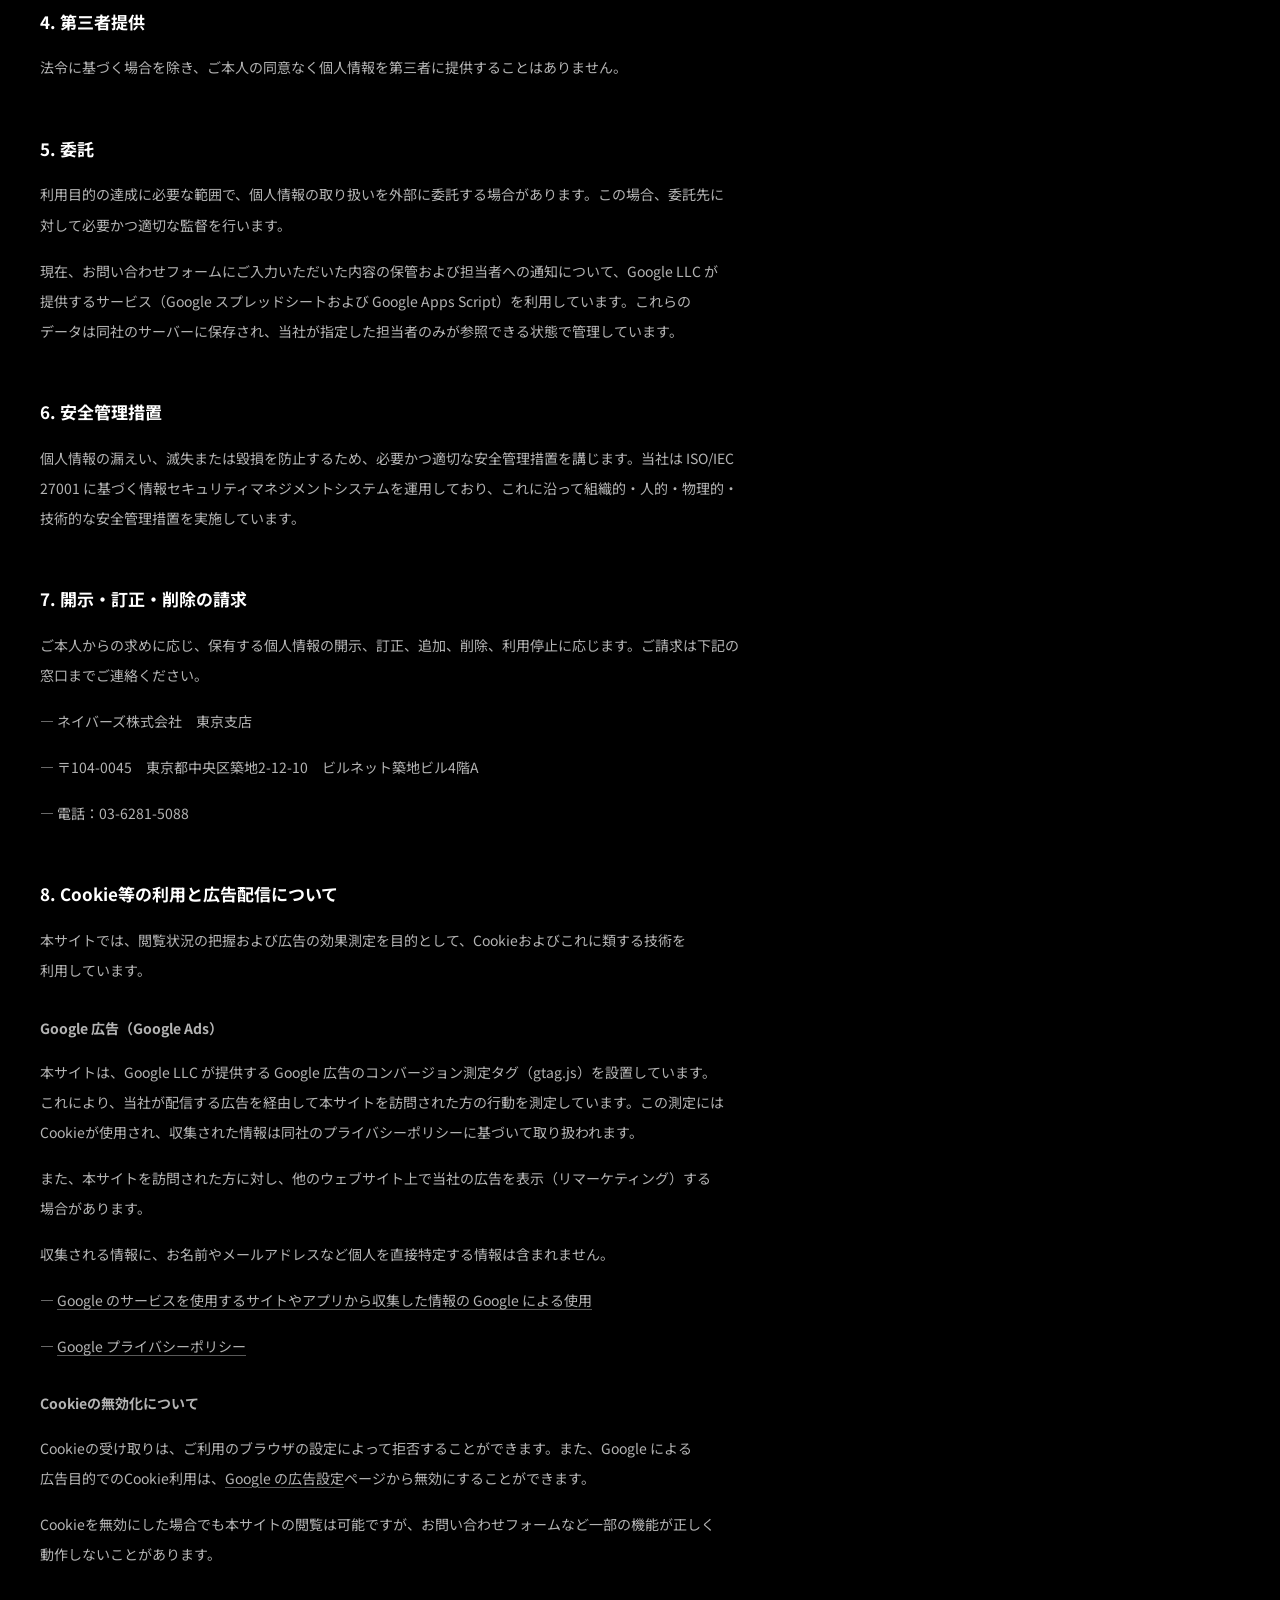
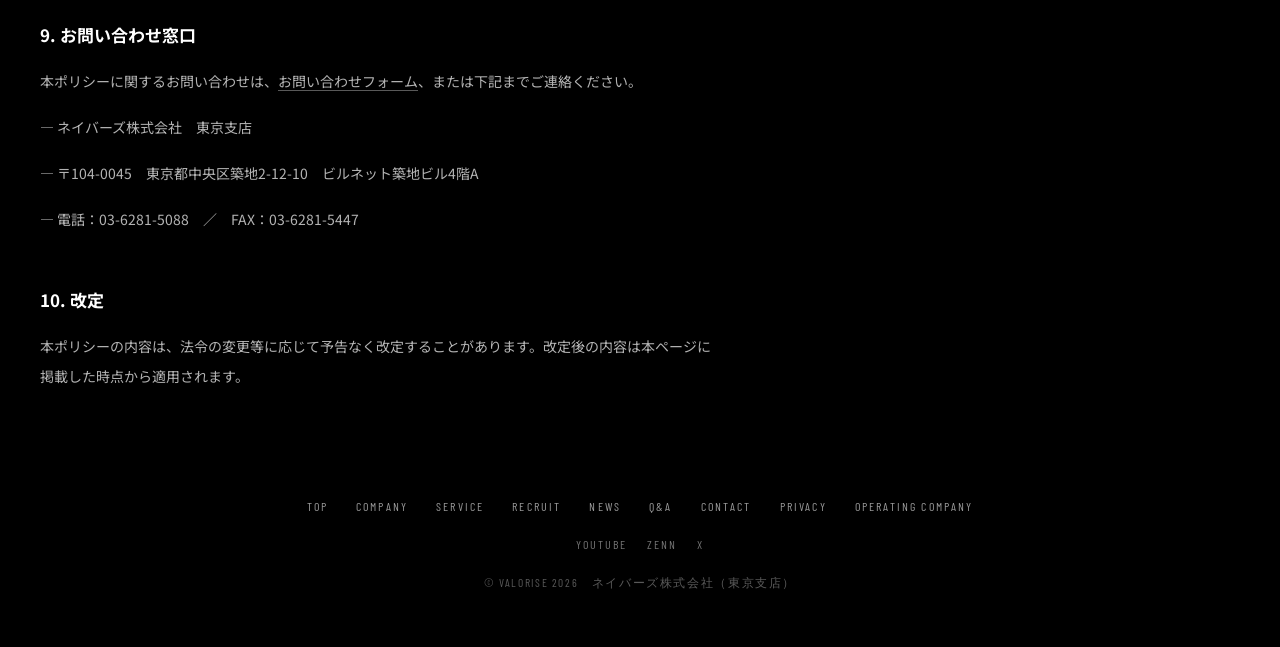
<file: privacy.html>
<!DOCTYPE html>
<html lang="ja">
<head>
<meta charset="UTF-8">
<meta name="viewport" content="width=device-width, initial-scale=1">
<title>プライバシーポリシー｜VALORISE</title>
<meta name="description" content="VALORISE（ネイバーズ株式会社 東京支店）における個人情報の取り扱いについて。">
<meta property="og:type" content="website">
<meta property="og:site_name" content="VALORISE">
<meta property="og:title" content="プライバシーポリシー｜VALORISE">
<meta property="og:description" content="VALORISE（ネイバーズ株式会社 東京支店）における個人情報の取り扱いについて。">
<meta property="og:url" content="https://valorise.jp/privacy.html">
<meta property="og:image" content="https://valorise.jp/assets/ogp.jpg">
<meta property="og:image:width" content="1200">
<meta property="og:image:height" content="630">
<meta name="twitter:card" content="summary_large_image">

<meta name="robots" content="noindex">
<link rel="preconnect" href="https://fonts.googleapis.com">
<link rel="preconnect" href="https://fonts.gstatic.com" crossorigin>
<link href="https://fonts.googleapis.com/css2?family=Barlow+Condensed:wght@500;600;700&family=Noto+Sans+JP:wght@400;500;700&display=swap" rel="stylesheet">
<link rel="stylesheet" href="style.css?v=202609031839">

<!-- Google tag (gtag.js) — Google広告 AW-18407467999 -->
<script async src="https://www.googletagmanager.com/gtag/js?id=AW-18407467999"></script>
<script>
  window.dataLayer = window.dataLayer || [];
  function gtag(){dataLayer.push(arguments);}
  gtag('js', new Date());
  gtag('config', 'AW-18407467999');
</script>
</head>
<body>

<a class="skip-link" href="#main">本文へスキップ</a>

<header class="site-header">
  <a class="logo" href="index.html">
    <img class="logo__mark" src="assets/logo-mark.png" alt="" width="96" height="96" decoding="async" fetchpriority="high">
    <span>VALORISE</span>
  </a>
  <nav class="global-nav">
    <a href="index.html">TOP</a>
    <a href="company.html">COMPANY</a>
    <a href="service.html">SERVICE</a>
    <a href="recruit.html">RECRUIT</a>
    <a href="news.html">NEWS</a>
    <a href="qa.html">Q&amp;A</a>
    <a href="contact.html">CONTACT</a>
  </nav>
  <button class="menu-toggle" type="button" aria-label="メニューを開く" aria-expanded="false" aria-controls="drawer">
    <span></span><span></span>
  </button>
</header>

<div class="drawer" id="drawer" hidden>
  <nav>
    <a href="index.html">TOP</a>
    <a href="company.html">COMPANY</a>
    <a href="service.html">SERVICE</a>
    <a href="recruit.html">RECRUIT</a>
    <a href="news.html">NEWS</a>
    <a href="qa.html">Q&amp;A</a>
    <a href="contact.html">CONTACT</a>
  </nav>
</div>

<main id="main">

  <section class="page-head">
    <div class="bg bg--head" data-fade></div>
    <div class="wrap page-head__body">
      <nav class="breadcrumb" aria-label="現在の位置">
        <a href="index.html">TOP</a><span aria-hidden="true">/</span><span>PRIVACY</span>
      </nav>
      <span class="eyebrow" data-r>LEGAL</span>
      <h1 class="display display--sm" data-r data-delay="120">PRIVACY POLICY</h1>
      <p class="page-head__lead" data-r data-delay="200">当社における個人情報の取り扱いについて定めたものです。</p>
    </div>
  </section>

  <section class="section wrap">
    <div class="legal" data-r>
      <h2>1. 事業者の名称</h2>
      <p>ネイバーズ株式会社（以下「当社」といいます）は、当社が運営するVALORISE（以下「本サイト」といいます）における個人情報の取り扱いについて、以下のとおり定めます。</p>
      <ul>
        <li>— 名称：ネイバーズ株式会社</li>
        <li>— 本社所在地：〒541-0042　大阪府大阪市中央区今橋2-3-16　JMFビル今橋01 3階</li>
        <li>— 本サイト運営拠点：東京支店　〒104-0045　東京都中央区築地2-12-10　ビルネット築地ビル4階A</li>
        <li>— 代表者：代表取締役　松本 紫緒</li>
      </ul>
      <p>当社は ISO/IEC 27001（認証番号：USJ-2024-I-0214）の認証を取得し、情報セキュリティマネジメントシステムを運用しています。</p>

      <h2>2. 取得する情報</h2>
      <p>当社は、本サイトのお問い合わせフォームを通じて、ご本人にご入力いただく次の情報を取得します。</p>
      <ul>
        <li>— お名前、会社名・組織名</li>
        <li>— メールアドレス、電話番号</li>
        <li>— お問い合わせ種別およびご相談内容</li>
      </ul>
      <p>また、本サイトの閲覧に際し、次の情報を自動的に取得します。これらは単体で特定の個人を識別するものではありません。</p>
      <ul>
        <li>— Cookieに保存された識別子</li>
        <li>— IPアドレス、ブラウザの種類およびバージョン、OSの種類</li>
        <li>— 閲覧したページ、閲覧日時、参照元のURL</li>
      </ul>

      <h2>3. 利用目的</h2>
      <p>取得した個人情報は、お問い合わせへの回答、カジュアル面談および採用選考の実施、案件に関するご連絡、ならびにこれらに付随する業務のために利用します。これら以外の目的では利用しません。</p>

      <h2>4. 第三者提供</h2>
      <p>法令に基づく場合を除き、ご本人の同意なく個人情報を第三者に提供することはありません。</p>

      <h2>5. 委託</h2>
      <p>利用目的の達成に必要な範囲で、個人情報の取り扱いを外部に委託する場合があります。この場合、委託先に対して必要かつ適切な監督を行います。</p>
      <p>現在、お問い合わせフォームにご入力いただいた内容の保管および担当者への通知について、Google LLC が提供するサービス（Google スプレッドシートおよび Google Apps Script）を利用しています。これらのデータは同社のサーバーに保存され、当社が指定した担当者のみが参照できる状態で管理しています。</p>

      <h2>6. 安全管理措置</h2>
      <p>個人情報の漏えい、滅失または毀損を防止するため、必要かつ適切な安全管理措置を講じます。当社は ISO/IEC 27001 に基づく情報セキュリティマネジメントシステムを運用しており、これに沿って組織的・人的・物理的・技術的な安全管理措置を実施しています。</p>

      <h2>7. 開示・訂正・削除の請求</h2>
      <p>ご本人からの求めに応じ、保有する個人情報の開示、訂正、追加、削除、利用停止に応じます。ご請求は下記の窓口までご連絡ください。</p>
      <ul>
        <li>— ネイバーズ株式会社　東京支店</li>
        <li>— 〒104-0045　東京都中央区築地2-12-10　ビルネット築地ビル4階A</li>
        <li>— 電話：03-6281-5088</li>
      </ul>

      <h2>8. Cookie等の利用と広告配信について</h2>
      <p>本サイトでは、閲覧状況の把握および広告の効果測定を目的として、Cookieおよびこれに類する技術を利用しています。</p>

      <h3>Google 広告（Google Ads）</h3>
      <p>本サイトは、Google LLC が提供する Google 広告のコンバージョン測定タグ（gtag.js）を設置しています。これにより、当社が配信する広告を経由して本サイトを訪問された方の行動を測定しています。この測定にはCookieが使用され、収集された情報は同社のプライバシーポリシーに基づいて取り扱われます。</p>
      <p>また、本サイトを訪問された方に対し、他のウェブサイト上で当社の広告を表示（リマーケティング）する場合があります。</p>
      <p>収集される情報に、お名前やメールアドレスなど個人を直接特定する情報は含まれません。</p>
      <ul>
        <li>— <a href="https://policies.google.com/technologies/partner-sites" target="_blank" rel="noopener">Google のサービスを使用するサイトやアプリから収集した情報の Google による使用</a></li>
        <li>— <a href="https://policies.google.com/privacy" target="_blank" rel="noopener">Google プライバシーポリシー</a></li>
      </ul>

      <h3>Cookieの無効化について</h3>
      <p>Cookieの受け取りは、ご利用のブラウザの設定によって拒否することができます。また、Google による広告目的でのCookie利用は、<a href="https://adssettings.google.com/" target="_blank" rel="noopener">Google の広告設定</a>ページから無効にすることができます。</p>
      <p>Cookieを無効にした場合でも本サイトの閲覧は可能ですが、お問い合わせフォームなど一部の機能が正しく動作しないことがあります。</p>

      <h2>9. お問い合わせ窓口</h2>
      <p>本ポリシーに関するお問い合わせは、<a href="contact.html">お問い合わせフォーム</a>、または下記までご連絡ください。</p>
      <ul>
        <li>— ネイバーズ株式会社　東京支店</li>
        <li>— 〒104-0045　東京都中央区築地2-12-10　ビルネット築地ビル4階A</li>
        <li>— 電話：03-6281-5088　／　FAX：03-6281-5447</li>
      </ul>

      <h2>10. 改定</h2>
      <p>本ポリシーの内容は、法令の変更等に応じて予告なく改定することがあります。改定後の内容は本ページに掲載した時点から適用されます。</p>

    </div>
  </section>

</main>

<footer class="site-footer">
  <nav>
    <a href="index.html">TOP</a>
    <a href="company.html">COMPANY</a>
    <a href="service.html">SERVICE</a>
    <a href="recruit.html">RECRUIT</a>
    <a href="news.html">NEWS</a>
    <a href="qa.html">Q&amp;A</a>
    <a href="contact.html">CONTACT</a>
    <a href="privacy.html">PRIVACY</a>
    <a href="https://neighborengineers.jp/" target="_blank" rel="noopener">OPERATING COMPANY</a>
  </nav>
  <div class="social">
    <a href="https://www.youtube.com/@VALORISE2026-5" target="_blank" rel="noopener">YOUTUBE</a>
    <a href="https://zenn.dev/" target="_blank" rel="noopener">ZENN</a>
    <a href="https://x.com/" target="_blank" rel="noopener">X</a>
  </div>
  <p class="copyright">© VALORISE 2026　ネイバーズ株式会社（東京支店）</p>
</footer>

<script src="script.js?v=202609031839"></script>
</body>
</html>
</file>
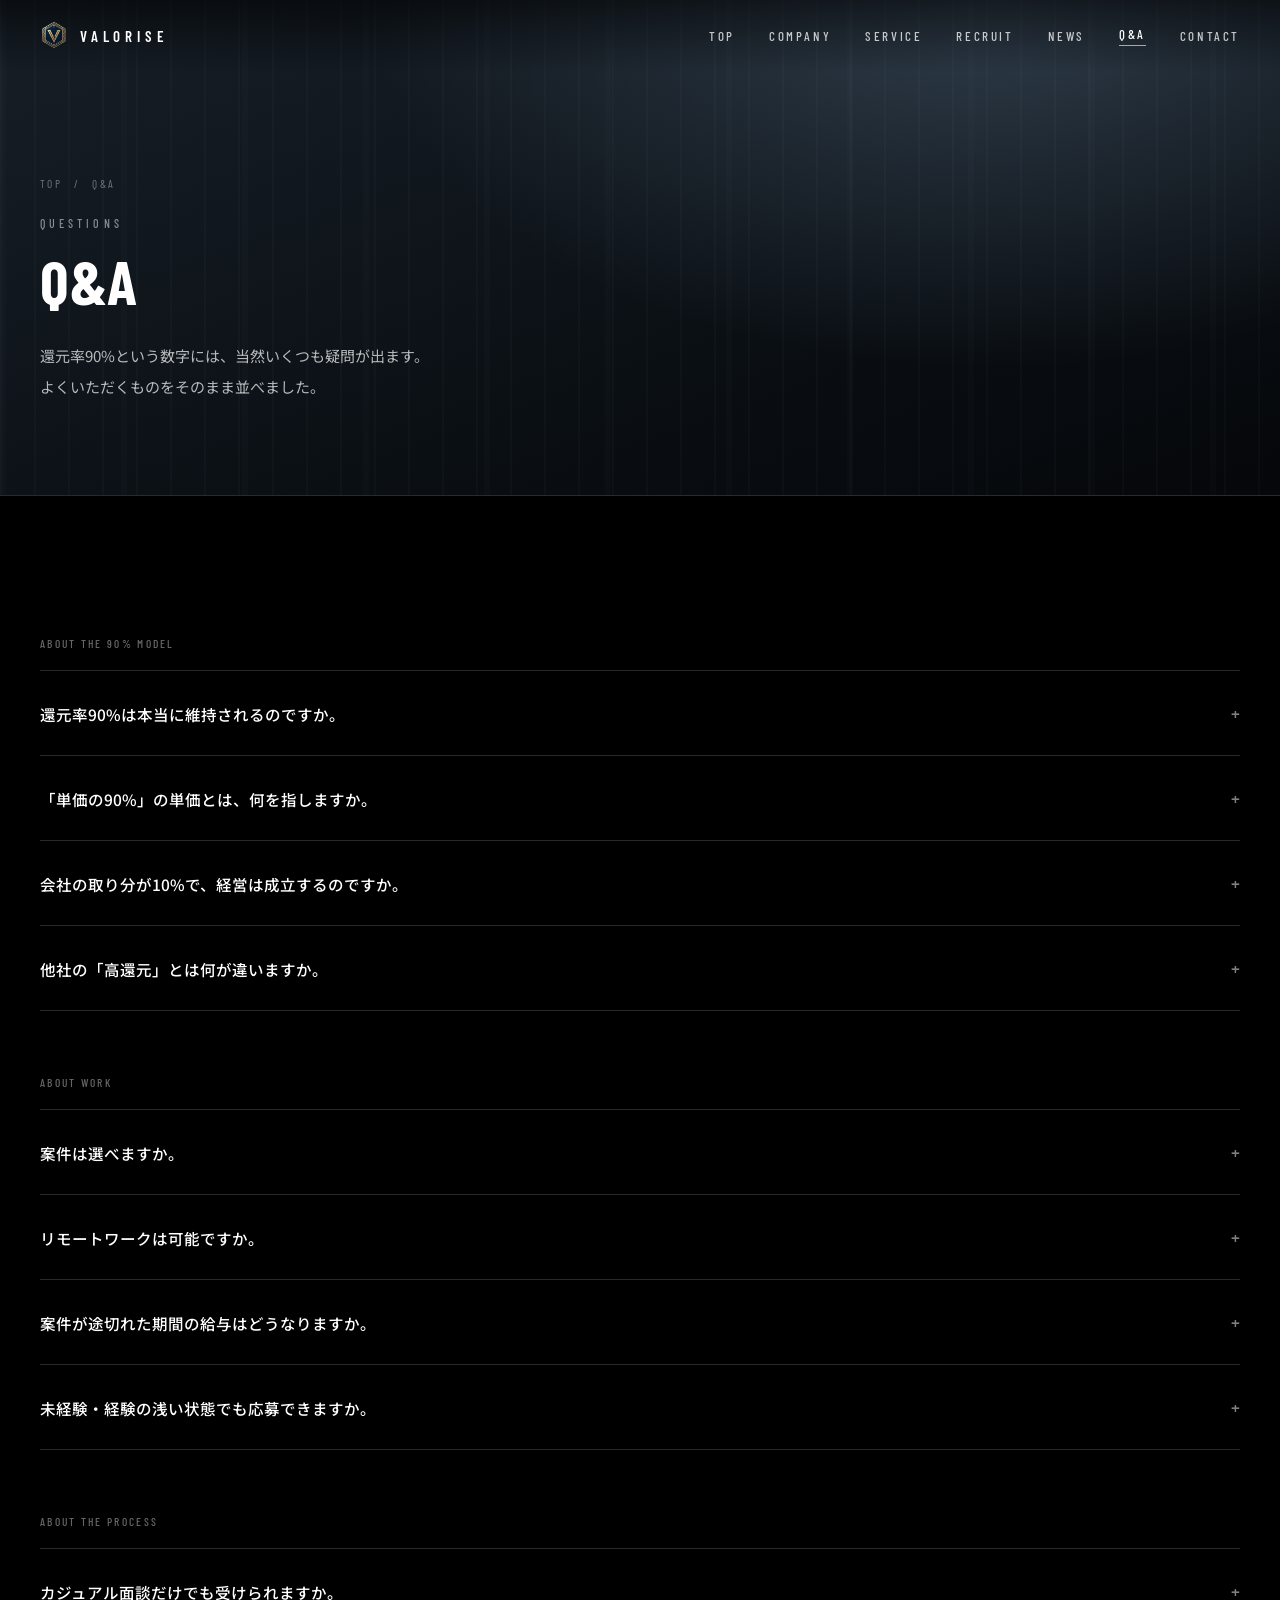
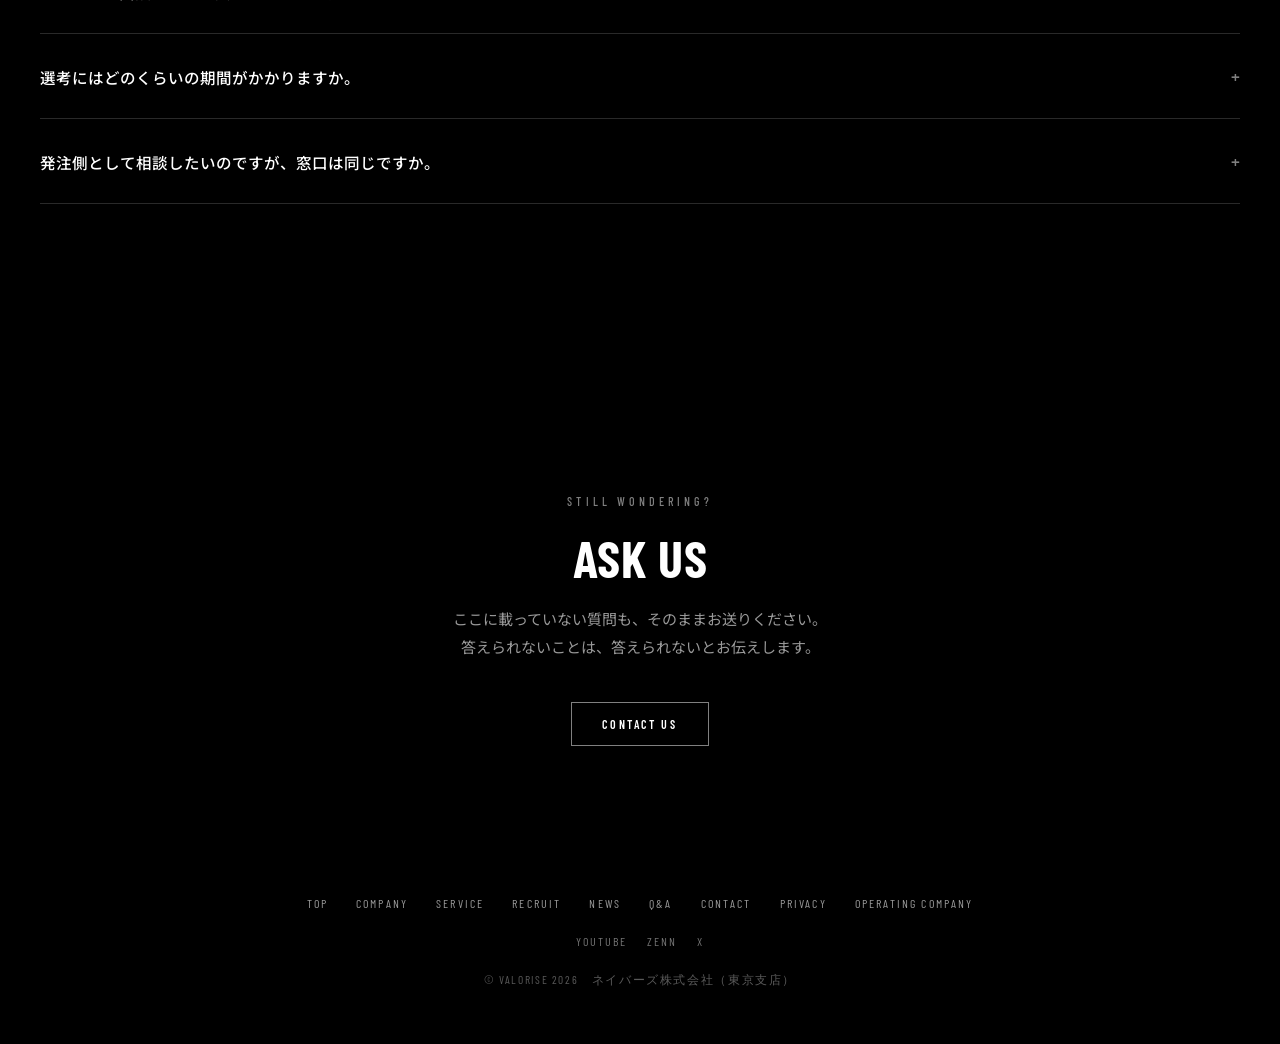
<file: qa.html>
<!DOCTYPE html>
<html lang="ja">
<head>
<meta charset="UTF-8">
<meta name="viewport" content="width=device-width, initial-scale=1">
<title>Q&amp;A｜VALORISE</title>
<meta name="description" content="還元率90%の仕組み、単価の開示、案件の選び方、選考についてよくいただく質問にお答えします。">
<meta property="og:type" content="website">
<meta property="og:site_name" content="VALORISE">
<meta property="og:title" content="Q&A｜VALORISE">
<meta property="og:description" content="還元率90%の仕組み、単価の開示、案件の選び方、選考についてよくいただく質問にお答えします。">
<meta property="og:url" content="https://valorise.jp/qa.html">
<meta property="og:image" content="https://valorise.jp/assets/ogp.jpg">
<meta property="og:image:width" content="1200">
<meta property="og:image:height" content="630">
<meta name="twitter:card" content="summary_large_image">

<link rel="preconnect" href="https://fonts.googleapis.com">
<link rel="preconnect" href="https://fonts.gstatic.com" crossorigin>
<link href="https://fonts.googleapis.com/css2?family=Barlow+Condensed:wght@500;600;700&family=Noto+Sans+JP:wght@400;500;700&display=swap" rel="stylesheet">
<link rel="stylesheet" href="style.css?v=202609031839">

<!-- Google tag (gtag.js) — Google広告 AW-18407467999 -->
<script async src="https://www.googletagmanager.com/gtag/js?id=AW-18407467999"></script>
<script>
  window.dataLayer = window.dataLayer || [];
  function gtag(){dataLayer.push(arguments);}
  gtag('js', new Date());
  gtag('config', 'AW-18407467999');
</script>
</head>
<body>

<a class="skip-link" href="#main">本文へスキップ</a>

<header class="site-header">
  <a class="logo" href="index.html">
    <img class="logo__mark" src="assets/logo-mark.png" alt="" width="96" height="96" decoding="async" fetchpriority="high">
    <span>VALORISE</span>
  </a>
  <nav class="global-nav">
    <a href="index.html">TOP</a>
    <a href="company.html">COMPANY</a>
    <a href="service.html">SERVICE</a>
    <a href="recruit.html">RECRUIT</a>
    <a href="news.html">NEWS</a>
    <a href="qa.html" aria-current="page">Q&amp;A</a>
    <a href="contact.html">CONTACT</a>
  </nav>
  <button class="menu-toggle" type="button" aria-label="メニューを開く" aria-expanded="false" aria-controls="drawer">
    <span></span><span></span>
  </button>
</header>

<div class="drawer" id="drawer" hidden>
  <nav>
    <a href="index.html">TOP</a>
    <a href="company.html">COMPANY</a>
    <a href="service.html">SERVICE</a>
    <a href="recruit.html">RECRUIT</a>
    <a href="news.html">NEWS</a>
    <a href="qa.html" aria-current="page">Q&amp;A</a>
    <a href="contact.html">CONTACT</a>
  </nav>
</div>

<main id="main">

  <section class="page-head">
    <div class="bg bg--head" data-fade></div>
    <div class="bg bg--hero-lines"></div>
    <div class="wrap page-head__body">
      <nav class="breadcrumb" aria-label="現在の位置">
        <a href="index.html">TOP</a><span aria-hidden="true">/</span><span>Q&amp;A</span>
      </nav>
      <span class="eyebrow" data-r>QUESTIONS</span>
      <h1 class="display display--lg" data-r data-delay="120">Q&amp;A</h1>
      <p class="page-head__lead page-head__lead--wide" data-r data-delay="200">還元率90%という数字には、当然いくつも疑問が出ます。<br>よくいただくものをそのまま並べました。</p>
    </div>
  </section>

  <section class="section section--lg wrap">

    <div class="faq-group" data-r>
      <span class="label">ABOUT THE 90% MODEL</span>
      <div class="faq">
        <details>
          <summary>還元率90%は本当に維持されるのですか。</summary>
          <div class="answer">配分は先に固定しています。単価の90%が人件費、残り10%が会社の取り分です。会社側は採用・案件開拓・バックオフィスをこの10%でまかなう前提で設計しているため、業績によって配分を変えるという運用はしていません。</div>
        </details>
        <details>
          <summary>「単価の90%」の単価とは、何を指しますか。</summary>
          <div class="answer">クライアントとの契約金額そのものです。中間マージンを差し引く前の金額を基準にしています。金額はご本人に開示しますので、支給額との対応を随時確認いただけます。</div>
        </details>
        <details>
          <summary>会社の取り分が10%で、経営は成立するのですか。</summary>
          <div class="answer">成立させるために、会社側のコストを増やさない選択をしています。過度な広告投資や大規模なオフィスを持たず、採用も人数を追いません。会社が大きくなること自体を目的にしていないため、この配分を維持できます。</div>
        </details>
        <details>
          <summary>他社の「高還元」とは何が違いますか。</summary>
          <div class="answer">還元率の数字だけを比較しても意味がありません。確認していただきたいのは、単価が開示されるか、控除される費用が明示されているか、雇用形態が正社員かの3点です。VALORISEはいずれも公開しています。</div>
        </details>
      </div>
    </div>

    <div class="faq-group" data-r data-delay="80">
      <span class="label">ABOUT WORK</span>
      <div class="faq">
        <details>
          <summary>案件は選べますか。</summary>
          <div class="answer">ご本人の希望と、技術が積み上がるかどうかの両面から相談して決めます。空いているから入れる、という割り当て方はしていません。合わないと判断された案件をお断りいただくことも可能です。</div>
        </details>
        <details>
          <summary>リモートワークは可能ですか。</summary>
          <div class="answer">案件によります。フルリモートの案件も、出社が必要な案件もあります。参画前に条件を提示しますので、そこでご判断ください。</div>
        </details>
        <details>
          <summary>案件が途切れた期間の給与はどうなりますか。</summary>
          <div class="answer">正社員採用のため、待機期間中も雇用は継続します。具体的な取り扱いは面談時にご説明します。</div>
        </details>
        <details>
          <summary>未経験・経験の浅い状態でも応募できますか。</summary>
          <div class="answer">現在の募集は実務経験3年以上、設計判断まで担える方を想定しています。高い還元率は高い責任と対になっているため、経験が浅い段階でこの仕組みに入っていただくことは、ご本人にとっても負荷が大きいと考えています。</div>
        </details>
      </div>
    </div>

    <div class="faq-group" data-r data-delay="160">
      <span class="label">ABOUT THE PROCESS</span>
      <div class="faq">
        <details>
          <summary>カジュアル面談だけでも受けられますか。</summary>
          <div class="answer">可能です。選考には進みませんので、現職を続けたまま情報収集としてご利用ください。現在の単価と年収の差について具体的にお話しできます。</div>
        </details>
        <details>
          <summary>選考にはどのくらいの期間がかかりますか。</summary>
          <div class="answer">カジュアル面談から内定まで、通常2〜4週間程度です。ご都合に合わせて調整します。</div>
        </details>
        <details>
          <summary>発注側として相談したいのですが、窓口は同じですか。</summary>
          <div class="answer">同じフォームで承っています。お問い合わせ種別で「案件のご相談」をお選びください。</div>
        </details>
      </div>
    </div>

  </section>

  <section class="cta wrap" data-r>
    <span class="eyebrow">STILL WONDERING?</span>
    <h2 class="display display--md">ASK US</h2>
    <p>ここに載っていない質問も、そのままお送りください。<br>答えられないことは、答えられないとお伝えします。</p>
    <a class="btn-ghost" href="contact.html">CONTACT US</a>
  </section>

</main>

<footer class="site-footer">
  <nav>
    <a href="index.html">TOP</a>
    <a href="company.html">COMPANY</a>
    <a href="service.html">SERVICE</a>
    <a href="recruit.html">RECRUIT</a>
    <a href="news.html">NEWS</a>
    <a href="qa.html">Q&amp;A</a>
    <a href="contact.html">CONTACT</a>
    <a href="privacy.html">PRIVACY</a>
    <a href="https://neighborengineers.jp/" target="_blank" rel="noopener">OPERATING COMPANY</a>
  </nav>
  <div class="social">
    <a href="https://www.youtube.com/@VALORISE2026-5" target="_blank" rel="noopener">YOUTUBE</a>
    <a href="https://zenn.dev/" target="_blank" rel="noopener">ZENN</a>
    <a href="https://x.com/" target="_blank" rel="noopener">X</a>
  </div>
  <p class="copyright">© VALORISE 2026　ネイバーズ株式会社（東京支店）</p>
</footer>

<script src="script.js?v=202609031839"></script>
</body>
</html>
</file>
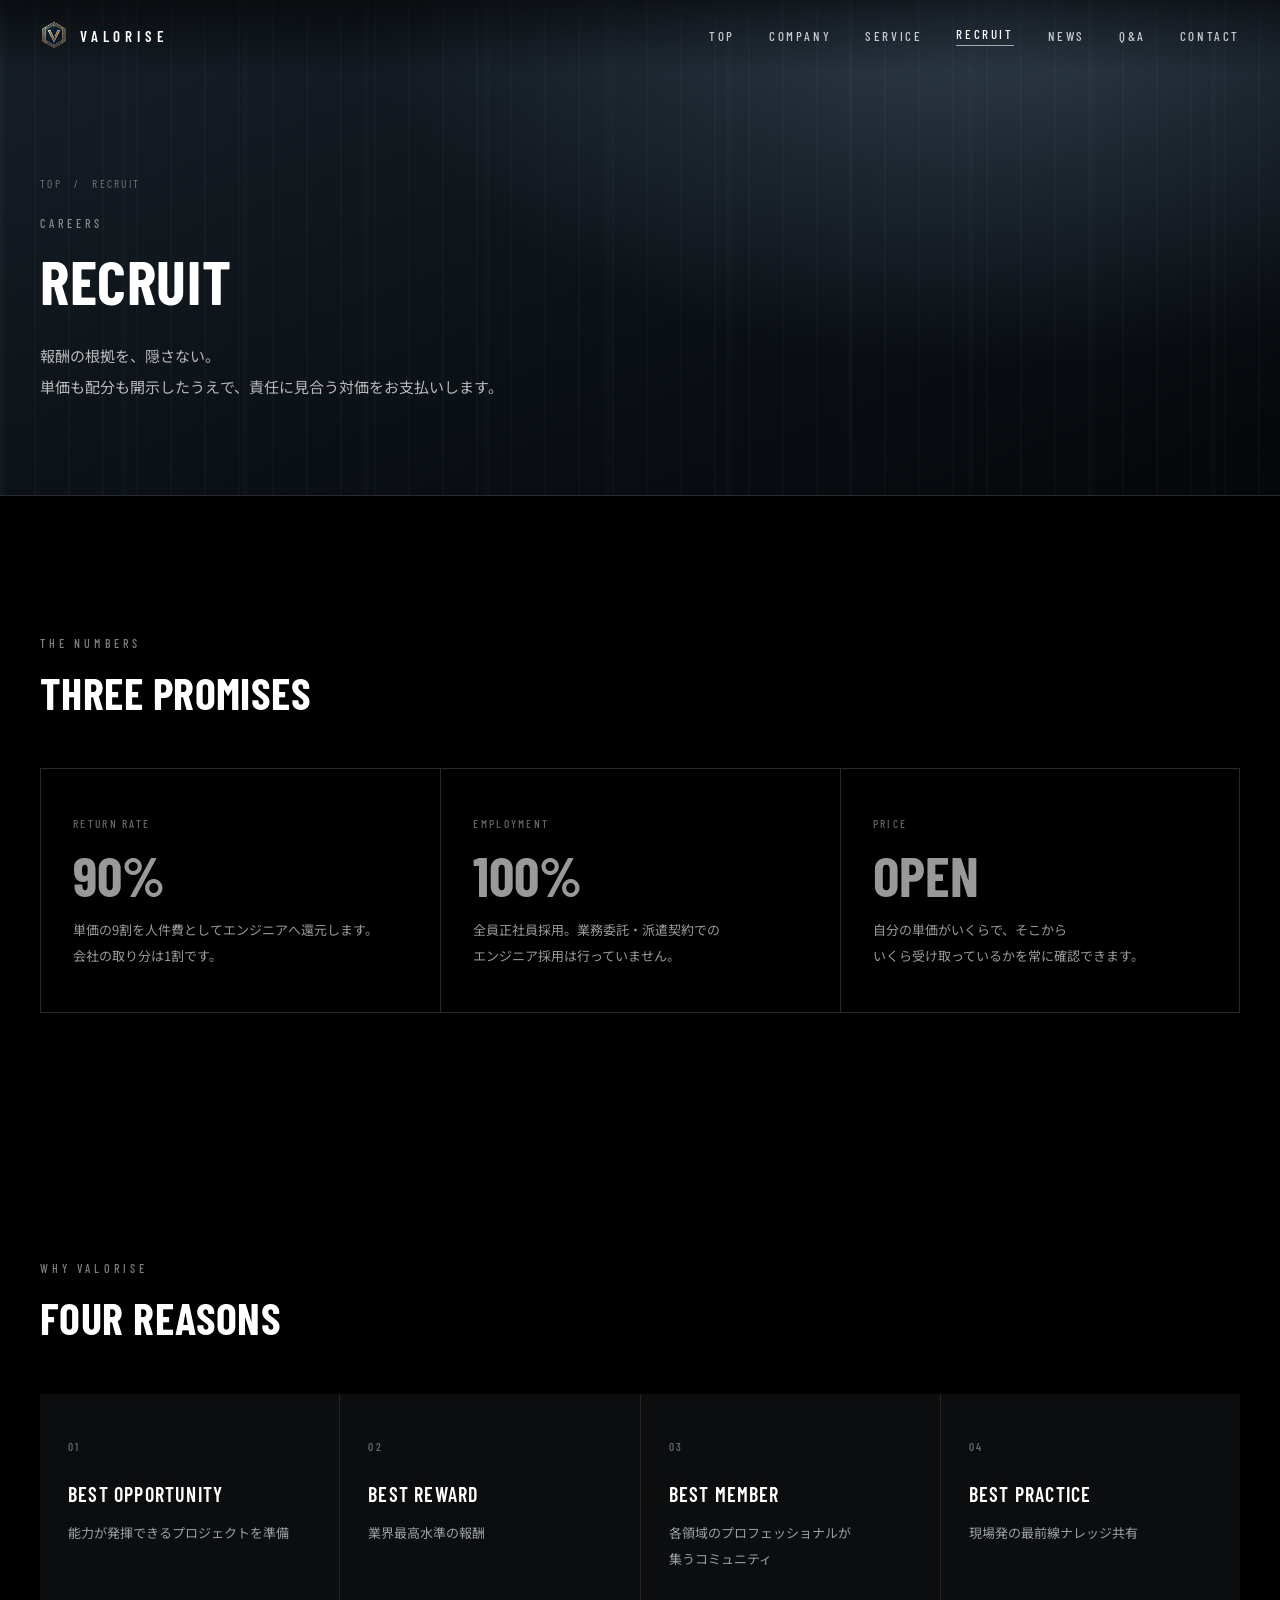
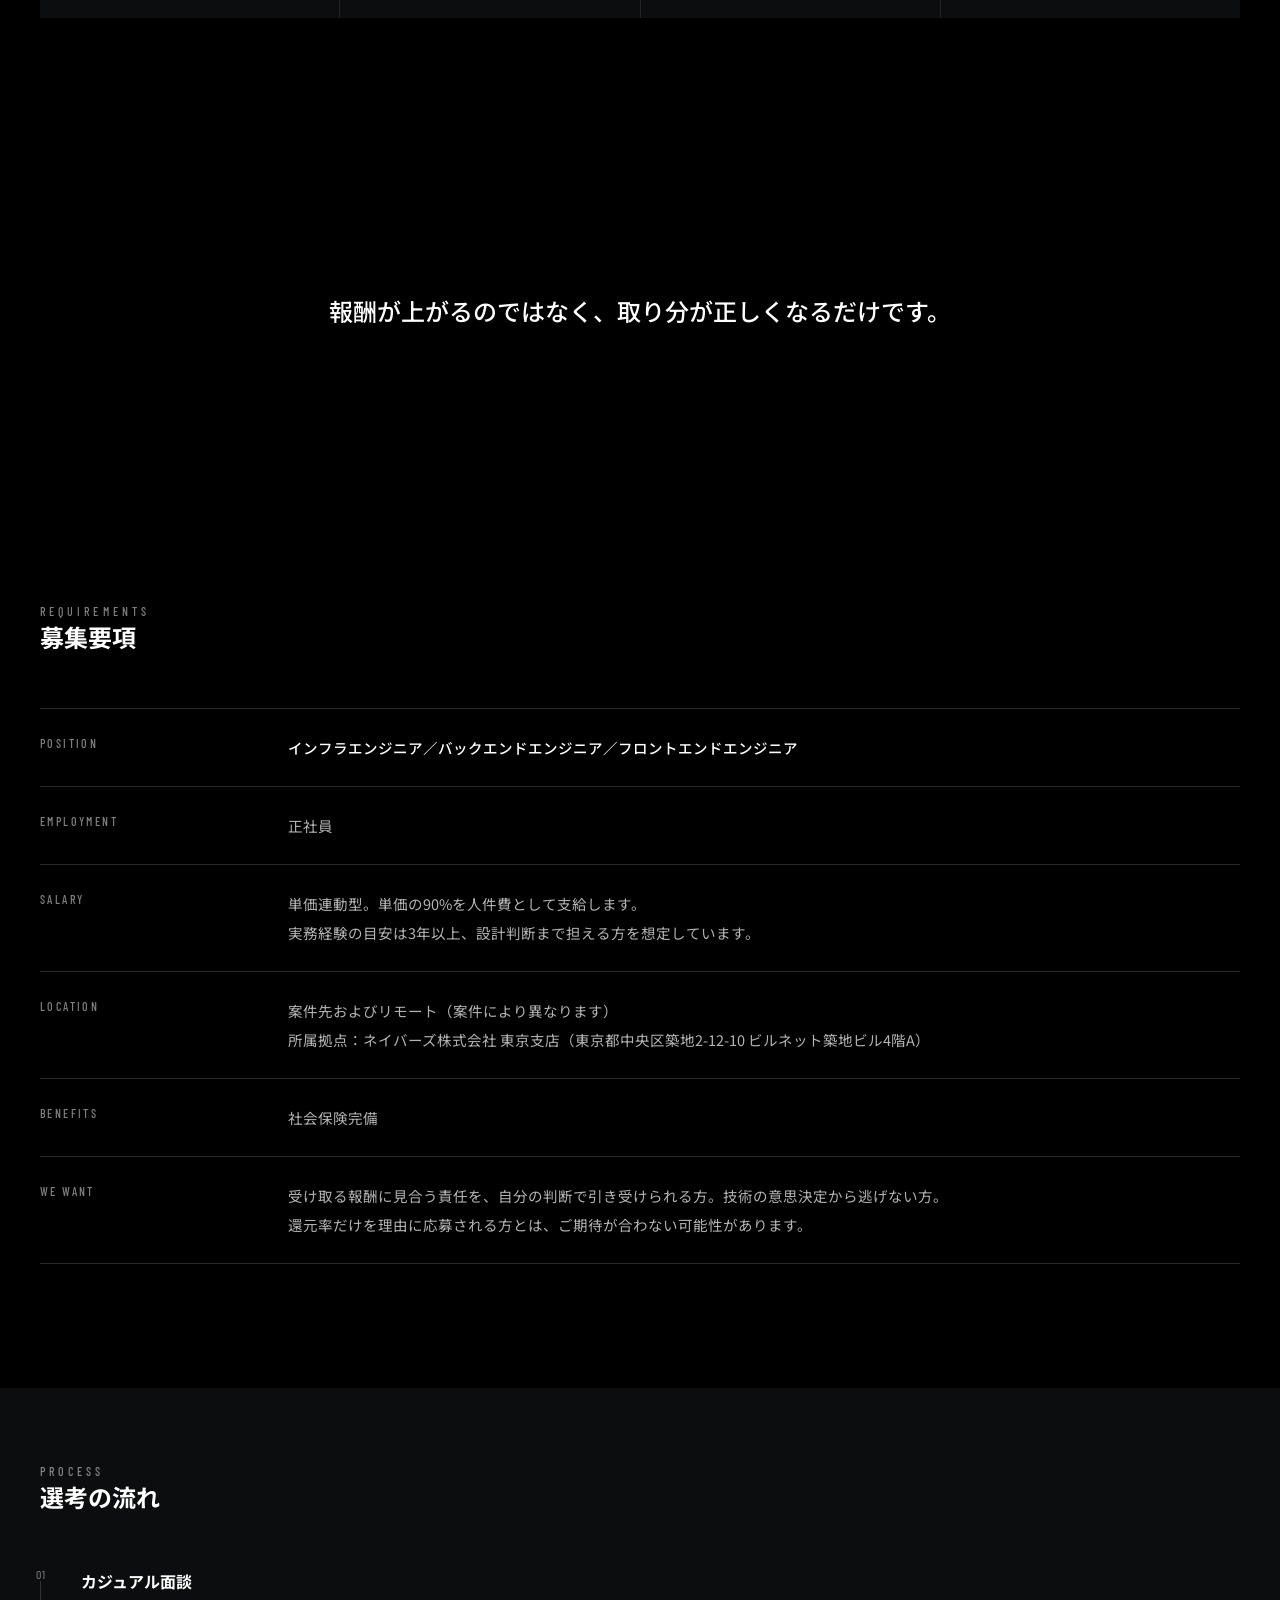
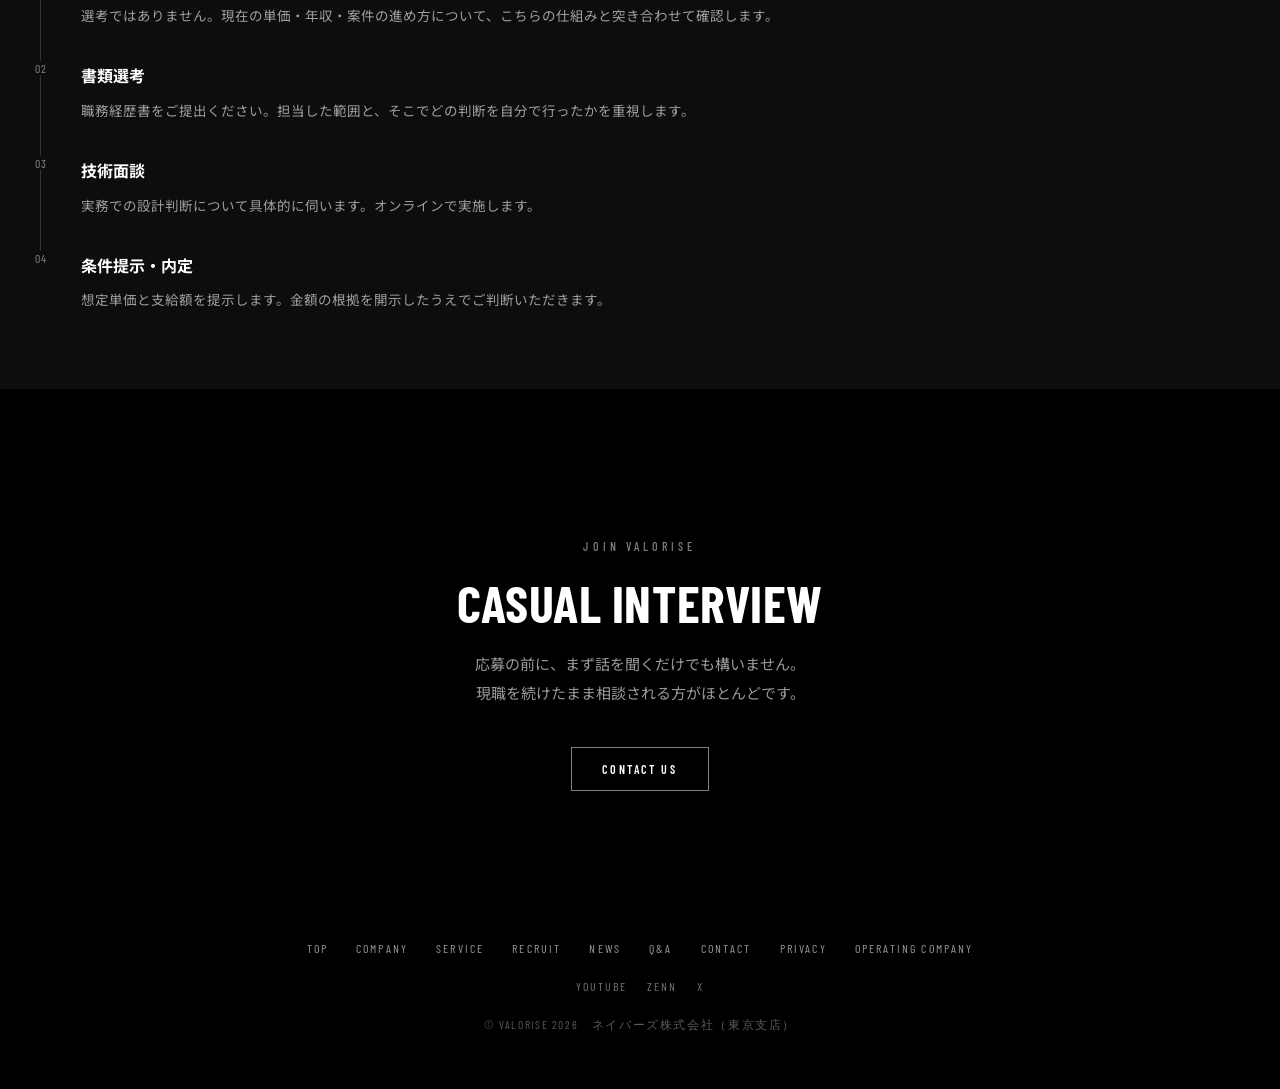
<file: recruit.html>
<!DOCTYPE html>
<html lang="ja">
<head>
<meta charset="UTF-8">
<meta name="viewport" content="width=device-width, initial-scale=1">
<title>RECRUIT｜VALORISE</title>
<meta name="description" content="単価の9割を人件費として還元し、全員を正社員として採用します。VALORISEの募集要項・選考フロー・求める人物像。">
<meta property="og:type" content="website">
<meta property="og:site_name" content="VALORISE">
<meta property="og:title" content="RECRUIT｜VALORISE">
<meta property="og:description" content="単価の9割を人件費として還元し、全員を正社員として採用します。VALORISEの募集要項・選考フロー・求める人物像。">
<meta property="og:url" content="https://valorise.jp/recruit.html">
<meta property="og:image" content="https://valorise.jp/assets/ogp.jpg">
<meta property="og:image:width" content="1200">
<meta property="og:image:height" content="630">
<meta name="twitter:card" content="summary_large_image">

<link rel="preconnect" href="https://fonts.googleapis.com">
<link rel="preconnect" href="https://fonts.gstatic.com" crossorigin>
<link href="https://fonts.googleapis.com/css2?family=Barlow+Condensed:wght@500;600;700&family=Noto+Sans+JP:wght@400;500;700&display=swap" rel="stylesheet">
<link rel="stylesheet" href="style.css?v=202609031839">

<!-- Google tag (gtag.js) — Google広告 AW-18407467999 -->
<script async src="https://www.googletagmanager.com/gtag/js?id=AW-18407467999"></script>
<script>
  window.dataLayer = window.dataLayer || [];
  function gtag(){dataLayer.push(arguments);}
  gtag('js', new Date());
  gtag('config', 'AW-18407467999');
</script>
</head>
<body>

<a class="skip-link" href="#main">本文へスキップ</a>

<header class="site-header">
  <a class="logo" href="index.html">
    <img class="logo__mark" src="assets/logo-mark.png" alt="" width="96" height="96" decoding="async" fetchpriority="high">
    <span>VALORISE</span>
  </a>
  <nav class="global-nav">
    <a href="index.html">TOP</a>
    <a href="company.html">COMPANY</a>
    <a href="service.html">SERVICE</a>
    <a href="recruit.html" aria-current="page">RECRUIT</a>
    <a href="news.html">NEWS</a>
    <a href="qa.html">Q&amp;A</a>
    <a href="contact.html">CONTACT</a>
  </nav>
  <button class="menu-toggle" type="button" aria-label="メニューを開く" aria-expanded="false" aria-controls="drawer">
    <span></span><span></span>
  </button>
</header>

<div class="drawer" id="drawer" hidden>
  <nav>
    <a href="index.html">TOP</a>
    <a href="company.html">COMPANY</a>
    <a href="service.html">SERVICE</a>
    <a href="recruit.html" aria-current="page">RECRUIT</a>
    <a href="news.html">NEWS</a>
    <a href="qa.html">Q&amp;A</a>
    <a href="contact.html">CONTACT</a>
  </nav>
</div>

<main id="main">

  <section class="page-head">
    <div class="bg bg--head" data-fade></div>
    <div class="bg bg--hero-lines"></div>
    <div class="wrap page-head__body">
      <nav class="breadcrumb" aria-label="現在の位置">
        <a href="index.html">TOP</a><span aria-hidden="true">/</span><span>RECRUIT</span>
      </nav>
      <span class="eyebrow" data-r>CAREERS</span>
      <h1 class="display display--lg" data-r data-delay="120">RECRUIT</h1>
      <p class="page-head__lead page-head__lead--wide" data-r data-delay="200">報酬の根拠を、隠さない。<br>単価も配分も開示したうえで、責任に見合う対価をお支払いします。</p>
    </div>
  </section>

  <section class="section section--lg wrap">
    <div class="section-head" data-r>
      <span class="eyebrow">THE NUMBERS</span>
      <h2 class="display display--sm">THREE PROMISES</h2>
    </div>
    <div class="big-stats" data-r data-delay="100">
      <div>
        <span class="label">RETURN RATE</span>
        <p class="num">90%</p>
        <p>単価の9割を人件費としてエンジニアへ還元します。会社の取り分は1割です。</p>
      </div>
      <div>
        <span class="label">EMPLOYMENT</span>
        <p class="num">100%</p>
        <p>全員正社員採用。業務委託・派遣契約でのエンジニア採用は行っていません。</p>
      </div>
      <div>
        <span class="label">PRICE</span>
        <p class="num">OPEN</p>
        <p>自分の単価がいくらで、そこからいくら受け取っているかを常に確認できます。</p>
      </div>
    </div>
  </section>

  <section class="section wrap">
    <div class="section-head" data-r>
      <span class="eyebrow">WHY VALORISE</span>
      <h2 class="display display--sm">FOUR REASONS</h2>
    </div>
    <div class="reason-grid">
      <article data-r><span class="label">01</span><h3>BEST OPPORTUNITY</h3><p>能力が発揮できるプロジェクトを準備</p></article>
      <article data-r data-delay="90"><span class="label">02</span><h3>BEST REWARD</h3><p>業界最高水準の報酬</p></article>
      <article data-r data-delay="180"><span class="label">03</span><h3>BEST MEMBER</h3><p>各領域のプロフェッショナルが集うコミュニティ</p></article>
      <article data-r data-delay="270"><span class="label">04</span><h3>BEST PRACTICE</h3><p>現場発の最前線ナレッジ共有</p></article>
    </div>
  </section>

  <section class="statement wrap" data-r>
    <p>報酬が上がるのではなく、取り分が正しくなるだけです。</p>
  </section>

  <section class="section wrap" id="requirements">
    <div class="section-head" data-r>
      <span class="eyebrow">REQUIREMENTS</span>
      <h2 class="heading-jp heading-jp--sm">募集要項</h2>
    </div>
    <dl class="spec-table" data-r data-delay="100">
      <div>
        <dt>POSITION</dt>
        <dd><strong>インフラエンジニア／バックエンドエンジニア／フロントエンドエンジニア</strong></dd>
      </div>
      <div>
        <dt>EMPLOYMENT</dt>
        <dd>正社員</dd>
      </div>
      <div>
        <dt>SALARY</dt>
        <dd>単価連動型。単価の90%を人件費として支給します。<br>実務経験の目安は3年以上、設計判断まで担える方を想定しています。</dd>
      </div>
      <div>
        <dt>LOCATION</dt>
        <dd>案件先およびリモート（案件により異なります）<br>所属拠点：ネイバーズ株式会社 東京支店（東京都中央区築地2-12-10 ビルネット築地ビル4階A）</dd>
      </div>
      <div>
        <dt>BENEFITS</dt>
        <dd>社会保険完備</dd>
      </div>
      <div>
        <dt>WE WANT</dt>
        <dd>受け取る報酬に見合う責任を、自分の判断で引き受けられる方。技術の意思決定から逃げない方。<br>還元率だけを理由に応募される方とは、ご期待が合わない可能性があります。</dd>
      </div>
    </dl>
  </section>

  <section class="section section--sm section--panel wrap">
    <div class="section-head" data-r>
      <span class="eyebrow">PROCESS</span>
      <h2 class="heading-jp heading-jp--sm">選考の流れ</h2>
    </div>
    <ol class="timeline" data-r data-delay="100">
      <li>
        <h3>カジュアル面談</h3>
        <p>選考ではありません。現在の単価・年収・案件の進め方について、こちらの仕組みと突き合わせて確認します。</p>
      </li>
      <li>
        <h3>書類選考</h3>
        <p>職務経歴書をご提出ください。担当した範囲と、そこでどの判断を自分で行ったかを重視します。</p>
      </li>
      <li>
        <h3>技術面談</h3>
        <p>実務での設計判断について具体的に伺います。オンラインで実施します。</p>
      </li>
      <li>
        <h3>条件提示・内定</h3>
        <p>想定単価と支給額を提示します。金額の根拠を開示したうえでご判断いただきます。</p>
      </li>
    </ol>
  </section>

  <section class="cta wrap" data-r>
    <span class="eyebrow">JOIN VALORISE</span>
    <h2 class="display display--md">CASUAL INTERVIEW</h2>
    <p>応募の前に、まず話を聞くだけでも構いません。<br>現職を続けたまま相談される方がほとんどです。</p>
    <a class="btn-ghost" href="contact.html">CONTACT US</a>
  </section>

</main>

<footer class="site-footer">
  <nav>
    <a href="index.html">TOP</a>
    <a href="company.html">COMPANY</a>
    <a href="service.html">SERVICE</a>
    <a href="recruit.html">RECRUIT</a>
    <a href="news.html">NEWS</a>
    <a href="qa.html">Q&amp;A</a>
    <a href="contact.html">CONTACT</a>
    <a href="privacy.html">PRIVACY</a>
    <a href="https://neighborengineers.jp/" target="_blank" rel="noopener">OPERATING COMPANY</a>
  </nav>
  <div class="social">
    <a href="https://www.youtube.com/@VALORISE2026-5" target="_blank" rel="noopener">YOUTUBE</a>
    <a href="https://zenn.dev/" target="_blank" rel="noopener">ZENN</a>
    <a href="https://x.com/" target="_blank" rel="noopener">X</a>
  </div>
  <p class="copyright">© VALORISE 2026　ネイバーズ株式会社（東京支店）</p>
</footer>

<script src="script.js?v=202609031839"></script>
</body>
</html>
</file>
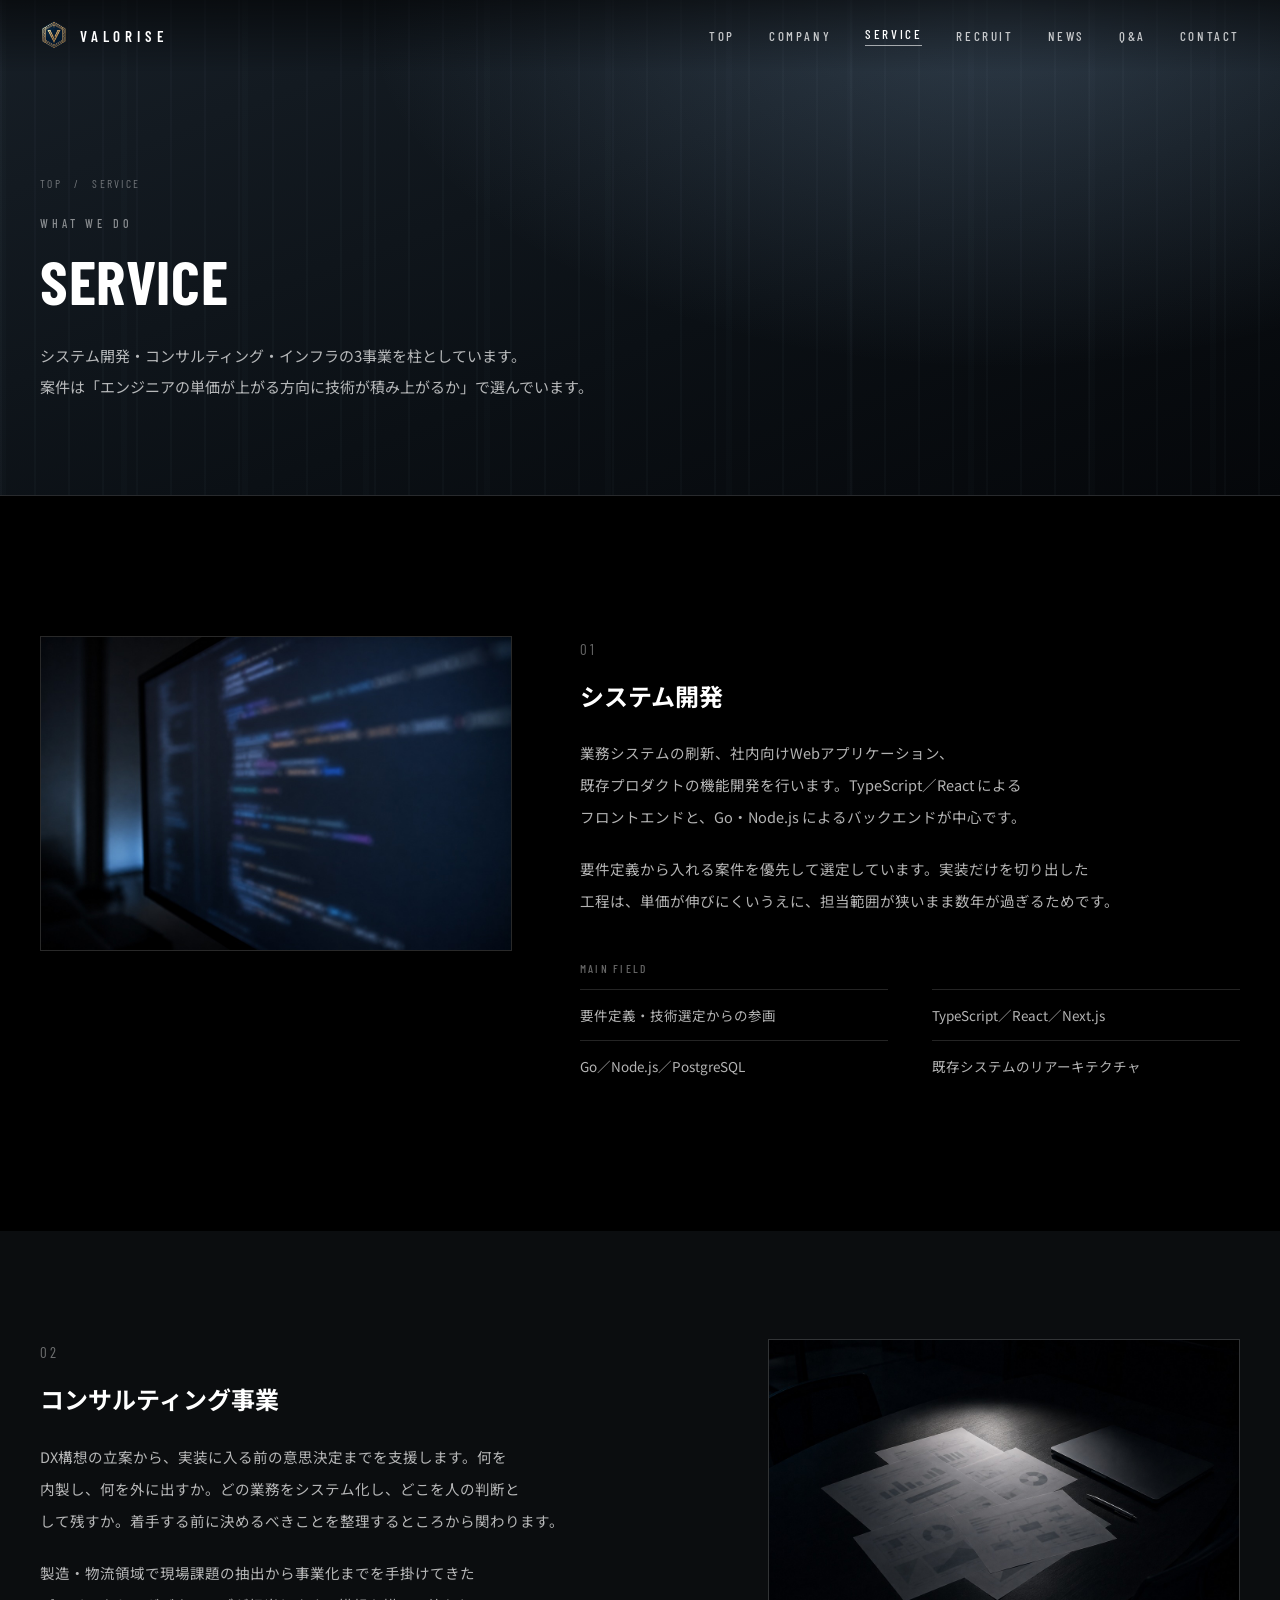
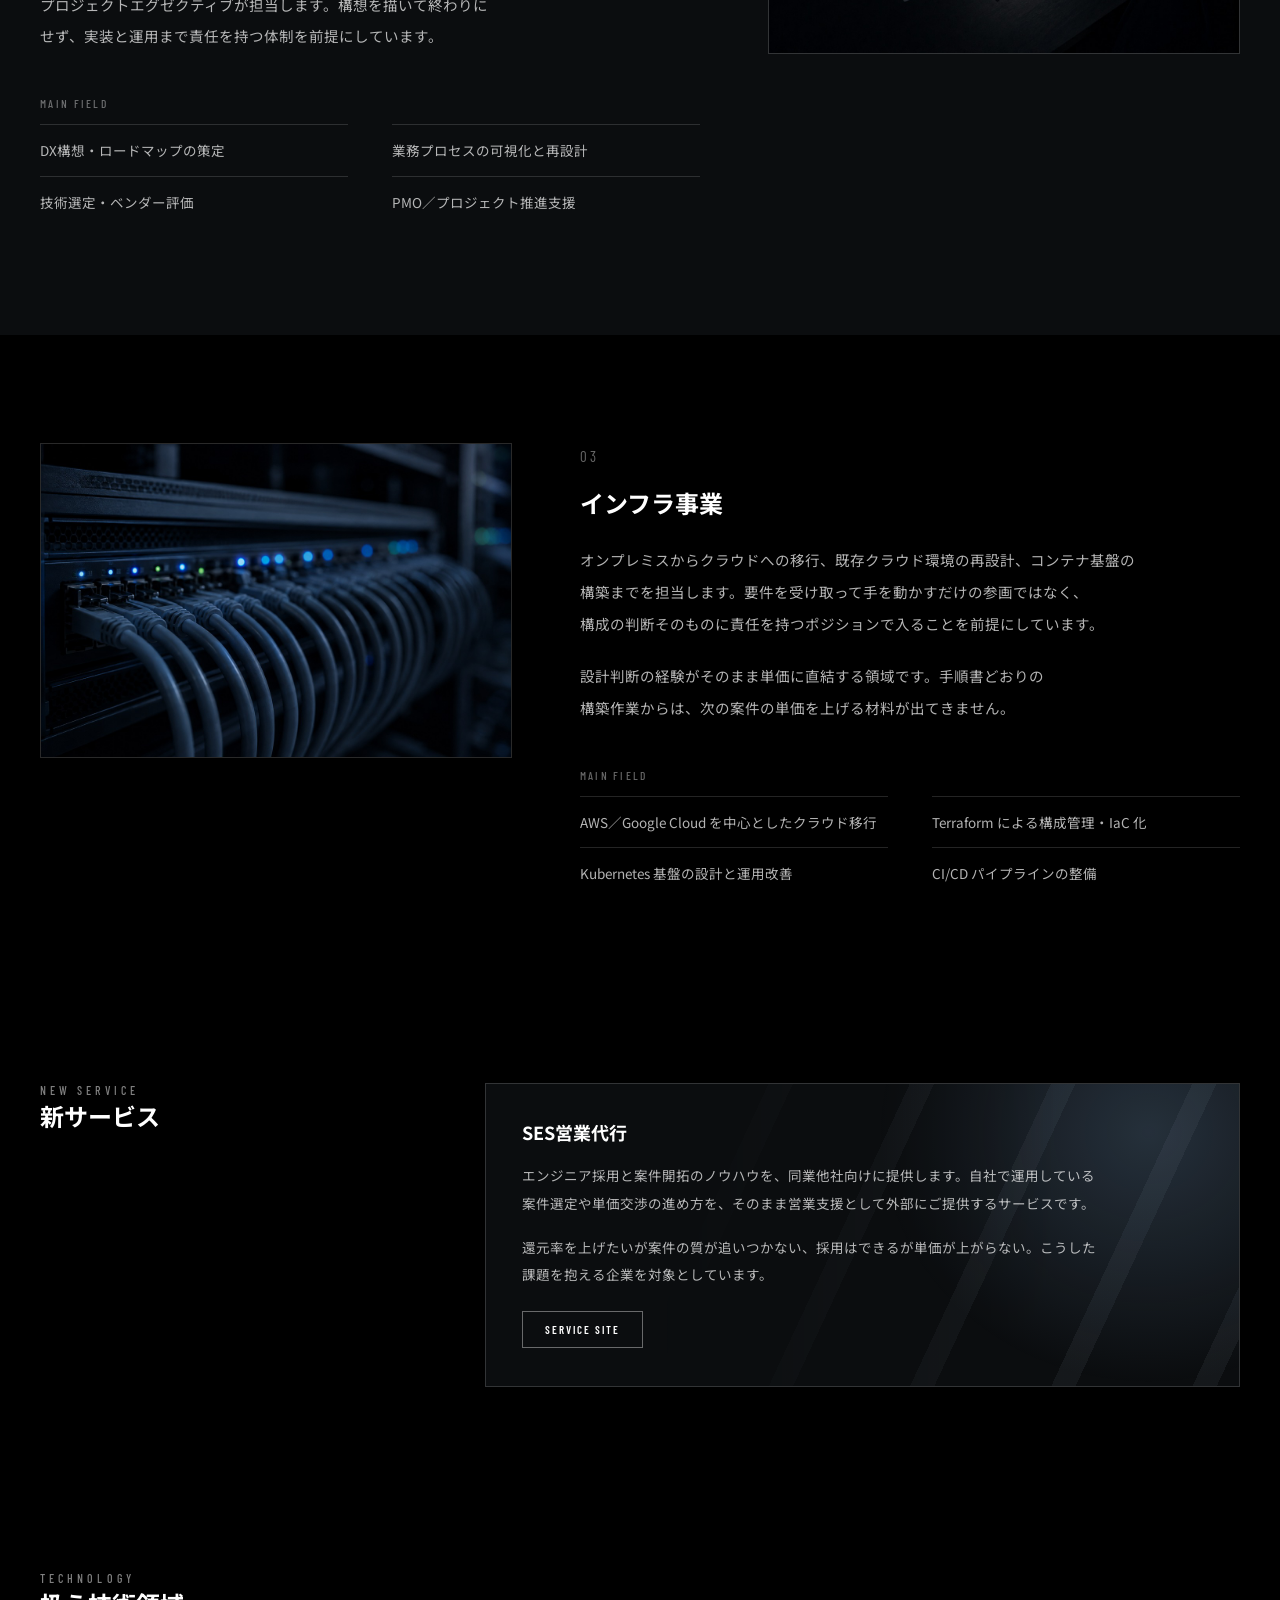
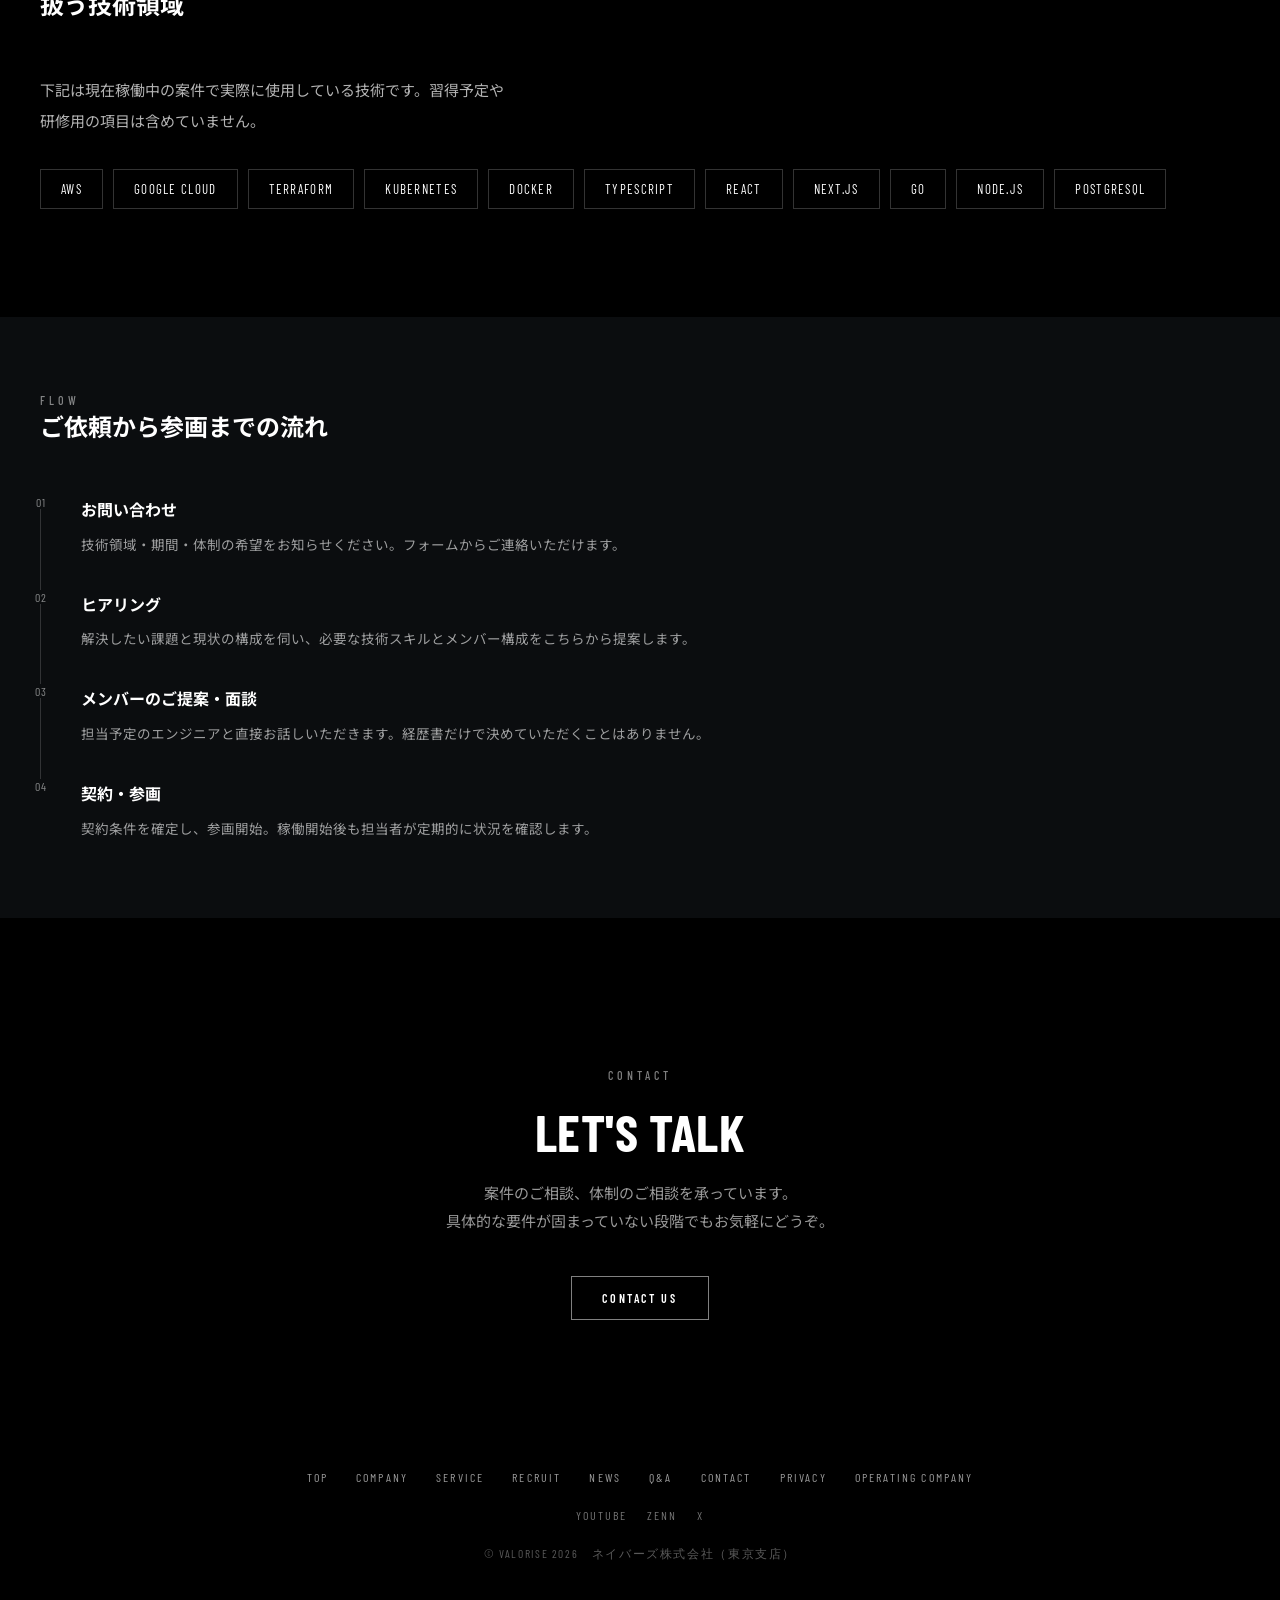
<file: service.html>
<!DOCTYPE html>
<html lang="ja">
<head>
<meta charset="UTF-8">
<meta name="viewport" content="width=device-width, initial-scale=1">
<title>SERVICE｜VALORISE</title>
<meta name="description" content="VALORISEの事業。システム開発・コンサルティング・インフラの3事業を柱に、新サービスとしてSES営業代行を提供しています。">
<meta property="og:type" content="website">
<meta property="og:site_name" content="VALORISE">
<meta property="og:title" content="SERVICE｜VALORISE">
<meta property="og:description" content="VALORISEの事業。システム開発・コンサルティング・インフラの3事業を柱に、新サービスとしてSES営業代行を提供しています。">
<meta property="og:url" content="https://valorise.jp/service.html">
<meta property="og:image" content="https://valorise.jp/assets/ogp.jpg">
<meta property="og:image:width" content="1200">
<meta property="og:image:height" content="630">
<meta name="twitter:card" content="summary_large_image">

<link rel="preconnect" href="https://fonts.googleapis.com">
<link rel="preconnect" href="https://fonts.gstatic.com" crossorigin>
<link href="https://fonts.googleapis.com/css2?family=Barlow+Condensed:wght@500;600;700&family=Noto+Sans+JP:wght@400;500;700&display=swap" rel="stylesheet">
<link rel="stylesheet" href="style.css?v=202609031839">

<!-- Google tag (gtag.js) — Google広告 AW-18407467999 -->
<script async src="https://www.googletagmanager.com/gtag/js?id=AW-18407467999"></script>
<script>
  window.dataLayer = window.dataLayer || [];
  function gtag(){dataLayer.push(arguments);}
  gtag('js', new Date());
  gtag('config', 'AW-18407467999');
</script>
</head>
<body>

<a class="skip-link" href="#main">本文へスキップ</a>

<header class="site-header">
  <a class="logo" href="index.html">
    <img class="logo__mark" src="assets/logo-mark.png" alt="" width="96" height="96" decoding="async" fetchpriority="high">
    <span>VALORISE</span>
  </a>
  <nav class="global-nav">
    <a href="index.html">TOP</a>
    <a href="company.html">COMPANY</a>
    <a href="service.html" aria-current="page">SERVICE</a>
    <a href="recruit.html">RECRUIT</a>
    <a href="news.html">NEWS</a>
    <a href="qa.html">Q&amp;A</a>
    <a href="contact.html">CONTACT</a>
  </nav>
  <button class="menu-toggle" type="button" aria-label="メニューを開く" aria-expanded="false" aria-controls="drawer">
    <span></span><span></span>
  </button>
</header>

<div class="drawer" id="drawer" hidden>
  <nav>
    <a href="index.html">TOP</a>
    <a href="company.html">COMPANY</a>
    <a href="service.html" aria-current="page">SERVICE</a>
    <a href="recruit.html">RECRUIT</a>
    <a href="news.html">NEWS</a>
    <a href="qa.html">Q&amp;A</a>
    <a href="contact.html">CONTACT</a>
  </nav>
</div>

<main id="main">

  <section class="page-head">
    <div class="bg bg--head" data-fade></div>
    <div class="bg bg--hero-lines"></div>
    <div class="wrap page-head__body">
      <nav class="breadcrumb" aria-label="現在の位置">
        <a href="index.html">TOP</a><span aria-hidden="true">/</span><span>SERVICE</span>
      </nav>
      <span class="eyebrow" data-r>WHAT WE DO</span>
      <h1 class="display display--lg" data-r data-delay="120">SERVICE</h1>
      <p class="page-head__lead page-head__lead--wide" data-r data-delay="200">システム開発・コンサルティング・インフラの3事業を柱としています。<br>案件は「エンジニアの単価が上がる方向に技術が積み上がるか」で選んでいます。</p>
    </div>
  </section>

  <section class="section section--lg wrap">
    <div class="feature">
      <div class="feature__media" data-r>
        <img class="feature__photo" src="assets/service-dev.jpg" alt="薄暗い部屋のモニタに表示された、コードエディタの画面" width="1200" height="800" decoding="async" loading="lazy">
      </div>
      <div data-r data-delay="120">
        <span class="feature__num">01</span>
        <h2>システム開発</h2>
        <p>業務システムの刷新、社内向けWebアプリケーション、既存プロダクトの機能開発を行います。TypeScript／React によるフロントエンドと、Go・Node.js によるバックエンドが中心です。</p>
        <p>要件定義から入れる案件を優先して選定しています。実装だけを切り出した工程は、単価が伸びにくいうえに、担当範囲が狭いまま数年が過ぎるためです。</p>
        <div class="feature__field">
          <span class="label">MAIN FIELD</span>
          <ul>
            <li>要件定義・技術選定からの参画</li>
            <li>TypeScript／React／Next.js</li>
            <li>Go／Node.js／PostgreSQL</li>
            <li>既存システムのリアーキテクチャ</li>
          </ul>
        </div>
      </div>
    </div>
  </section>

  <section class="section section--panel wrap">
    <div class="feature feature--rev">
      <div data-r>
        <span class="feature__num">02</span>
        <h2>コンサルティング事業</h2>
        <p>DX構想の立案から、実装に入る前の意思決定までを支援します。何を内製し、何を外に出すか。どの業務をシステム化し、どこを人の判断として残すか。着手する前に決めるべきことを整理するところから関わります。</p>
        <p>製造・物流領域で現場課題の抽出から事業化までを手掛けてきたプロジェクトエグゼクティブが担当します。構想を描いて終わりにせず、実装と運用まで責任を持つ体制を前提にしています。</p>
        <div class="feature__field">
          <span class="label">MAIN FIELD</span>
          <ul>
            <li>DX構想・ロードマップの策定</li>
            <li>業務プロセスの可視化と再設計</li>
            <li>技術選定・ベンダー評価</li>
            <li>PMO／プロジェクト推進支援</li>
          </ul>
        </div>
      </div>
      <div class="feature__media" data-r data-delay="120">
        <img class="feature__photo" src="assets/service-consulting.jpg" alt="暗い会議室のテーブルに広げられた資料と図表、閉じたノートPCとペン" width="1200" height="800" decoding="async" loading="lazy">
      </div>
    </div>
  </section>

  <section class="section wrap">
    <div class="feature">
      <div class="feature__media" data-r>
        <img class="feature__photo" src="assets/service-infra.jpg" alt="データセンター内のスイッチに整然と接続されたネットワークケーブルと、青く光るポートのステータスランプ" width="1200" height="800" decoding="async" loading="lazy">
      </div>
      <div data-r data-delay="120">
        <span class="feature__num">03</span>
        <h2>インフラ事業</h2>
        <p>オンプレミスからクラウドへの移行、既存クラウド環境の再設計、コンテナ基盤の構築までを担当します。要件を受け取って手を動かすだけの参画ではなく、構成の判断そのものに責任を持つポジションで入ることを前提にしています。</p>
        <p>設計判断の経験がそのまま単価に直結する領域です。手順書どおりの構築作業からは、次の案件の単価を上げる材料が出てきません。</p>
        <div class="feature__field">
          <span class="label">MAIN FIELD</span>
          <ul>
            <li>AWS／Google Cloud を中心としたクラウド移行</li>
            <li>Terraform による構成管理・IaC 化</li>
            <li>Kubernetes 基盤の設計と運用改善</li>
            <li>CI/CD パイプラインの整備</li>
          </ul>
        </div>
      </div>
    </div>
  </section>

  <section class="section section--sm wrap">
    <div class="minor">
      <div class="section-head" data-r>
        <span class="eyebrow">NEW SERVICE</span>
        <h2 class="heading-jp heading-jp--sm">新サービス</h2>
      </div>
      <div class="new-service" data-r data-delay="100">
        <h3>SES営業代行</h3>
        <p>エンジニア採用と案件開拓のノウハウを、同業他社向けに提供します。自社で運用している案件選定や単価交渉の進め方を、そのまま営業支援として外部にご提供するサービスです。</p>
        <p>還元率を上げたいが案件の質が追いつかない、採用はできるが単価が上がらない。こうした課題を抱える企業を対象としています。</p>
        <a class="btn-ghost btn-ghost--sm" href="https://lp.valorise.jp/" target="_blank" rel="noopener">SERVICE SITE</a>
      </div>
    </div>
  </section>

  <section class="section wrap">
    <div class="section-head" data-r>
      <span class="eyebrow">TECHNOLOGY</span>
      <h2 class="heading-jp heading-jp--sm">扱う技術領域</h2>
    </div>
    <p class="lead" data-r data-delay="80">下記は現在稼働中の案件で実際に使用している技術です。習得予定や研修用の項目は含めていません。</p>
    <ul class="stack" data-r data-delay="160">
      <li>AWS</li>
      <li>GOOGLE CLOUD</li>
      <li>TERRAFORM</li>
      <li>KUBERNETES</li>
      <li>DOCKER</li>
      <li>TYPESCRIPT</li>
      <li>REACT</li>
      <li>NEXT.JS</li>
      <li>GO</li>
      <li>NODE.JS</li>
      <li>POSTGRESQL</li>
    </ul>
  </section>

  <section class="section section--sm section--panel wrap">
    <div class="section-head" data-r>
      <span class="eyebrow">FLOW</span>
      <h2 class="heading-jp heading-jp--sm">ご依頼から参画までの流れ</h2>
    </div>
    <ol class="timeline" data-r data-delay="100">
      <li>
        <h3>お問い合わせ</h3>
        <p>技術領域・期間・体制の希望をお知らせください。フォームからご連絡いただけます。</p>
      </li>
      <li>
        <h3>ヒアリング</h3>
        <p>解決したい課題と現状の構成を伺い、必要な技術スキルとメンバー構成をこちらから提案します。</p>
      </li>
      <li>
        <h3>メンバーのご提案・面談</h3>
        <p>担当予定のエンジニアと直接お話しいただきます。経歴書だけで決めていただくことはありません。</p>
      </li>
      <li>
        <h3>契約・参画</h3>
        <p>契約条件を確定し、参画開始。稼働開始後も担当者が定期的に状況を確認します。</p>
      </li>
    </ol>
  </section>

  <section class="cta wrap" data-r>
    <span class="eyebrow">CONTACT</span>
    <h2 class="display display--md">LET'S TALK</h2>
    <p>案件のご相談、体制のご相談を承っています。<br>具体的な要件が固まっていない段階でもお気軽にどうぞ。</p>
    <a class="btn-ghost" href="contact.html">CONTACT US</a>
  </section>

</main>

<footer class="site-footer">
  <nav>
    <a href="index.html">TOP</a>
    <a href="company.html">COMPANY</a>
    <a href="service.html">SERVICE</a>
    <a href="recruit.html">RECRUIT</a>
    <a href="news.html">NEWS</a>
    <a href="qa.html">Q&amp;A</a>
    <a href="contact.html">CONTACT</a>
    <a href="privacy.html">PRIVACY</a>
    <a href="https://neighborengineers.jp/" target="_blank" rel="noopener">OPERATING COMPANY</a>
  </nav>
  <div class="social">
    <a href="https://www.youtube.com/@VALORISE2026-5" target="_blank" rel="noopener">YOUTUBE</a>
    <a href="https://zenn.dev/" target="_blank" rel="noopener">ZENN</a>
    <a href="https://x.com/" target="_blank" rel="noopener">X</a>
  </div>
  <p class="copyright">© VALORISE 2026　ネイバーズ株式会社（東京支店）</p>
</footer>

<script src="script.js?v=202609031839"></script>
</body>
</html>
</file>
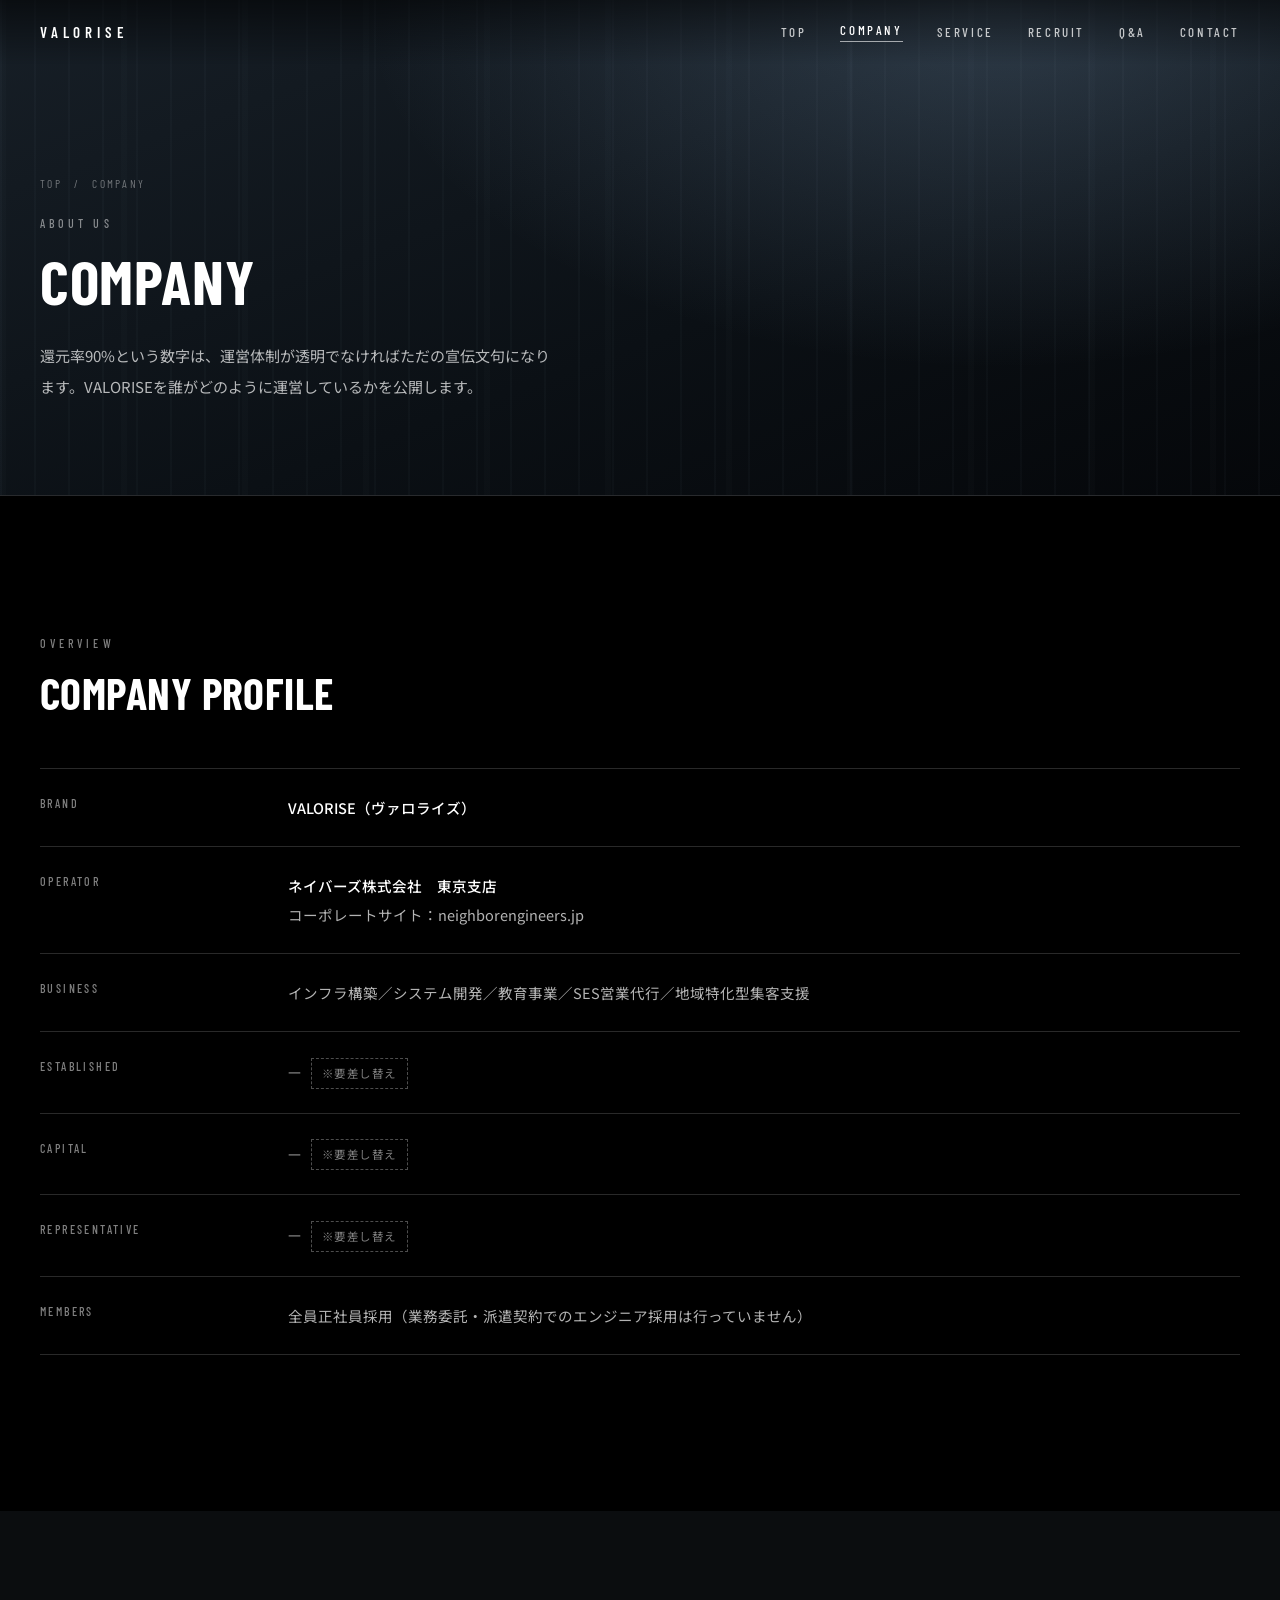
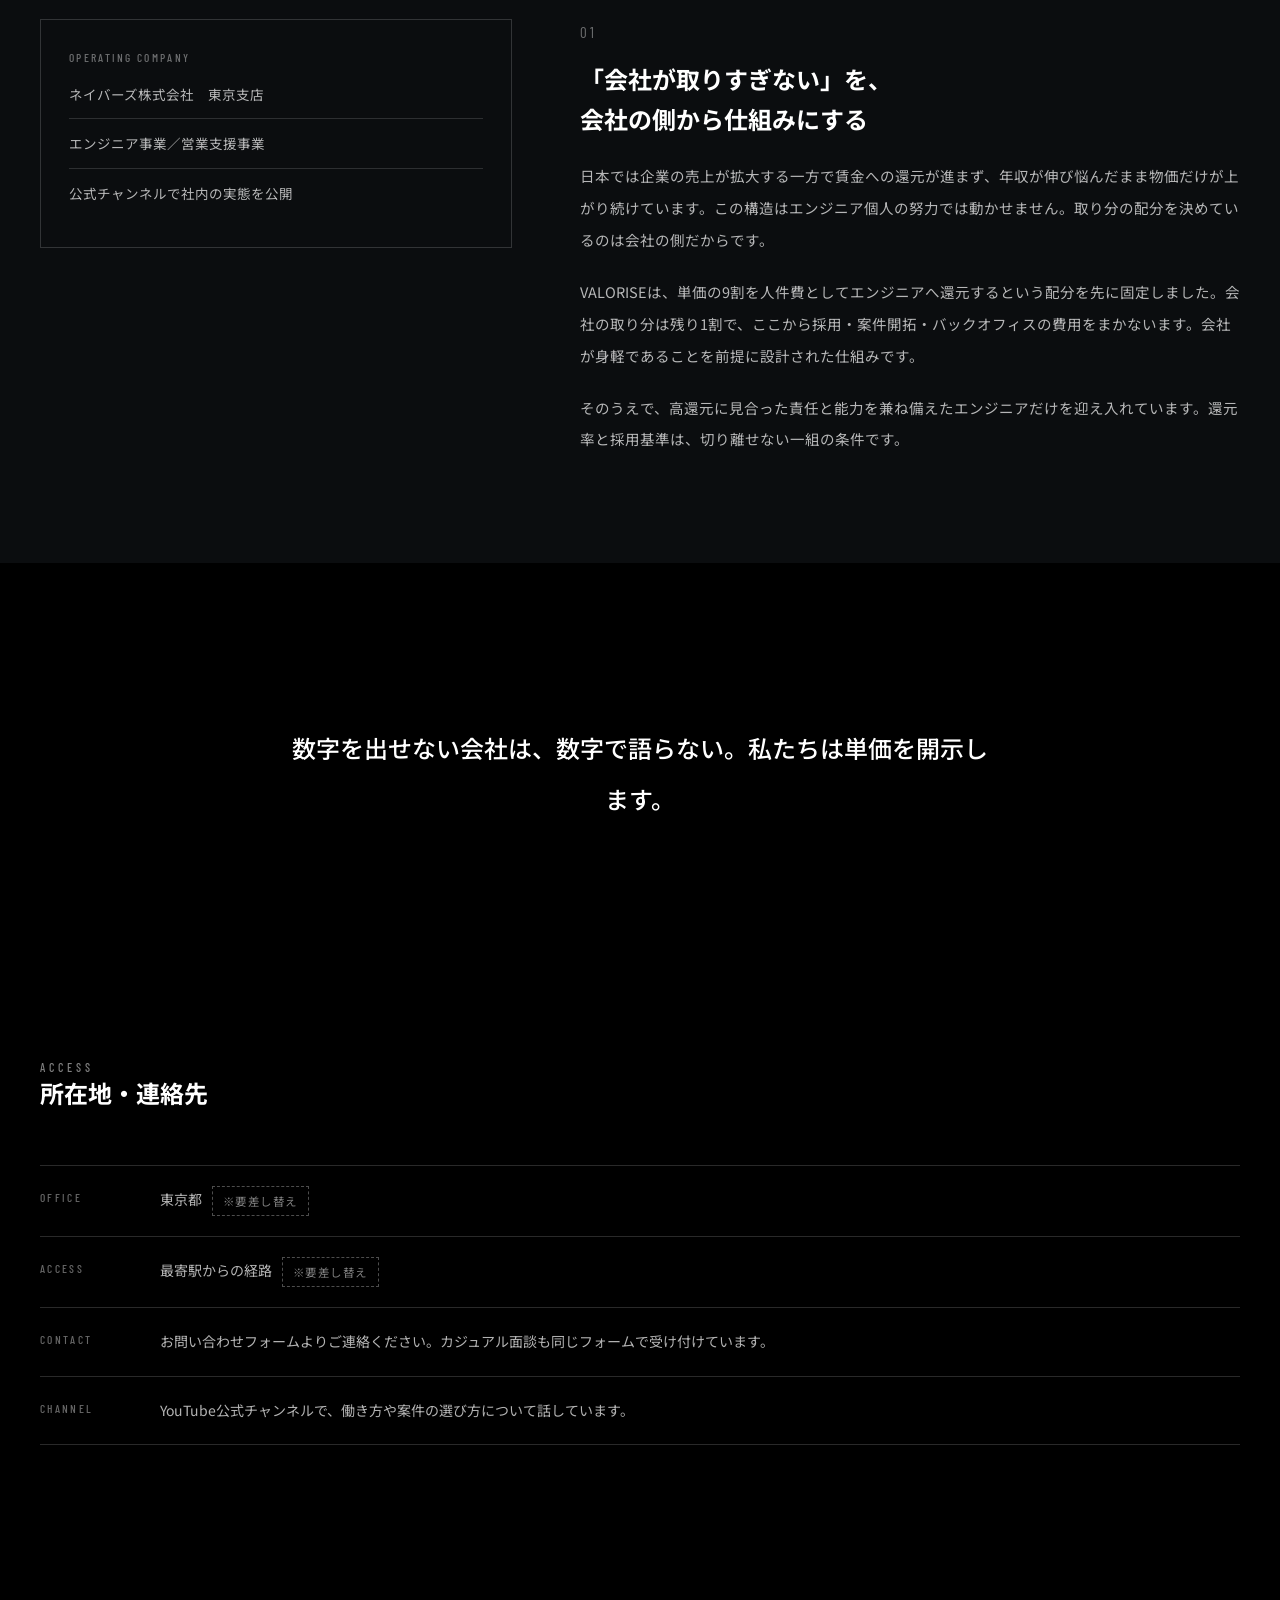
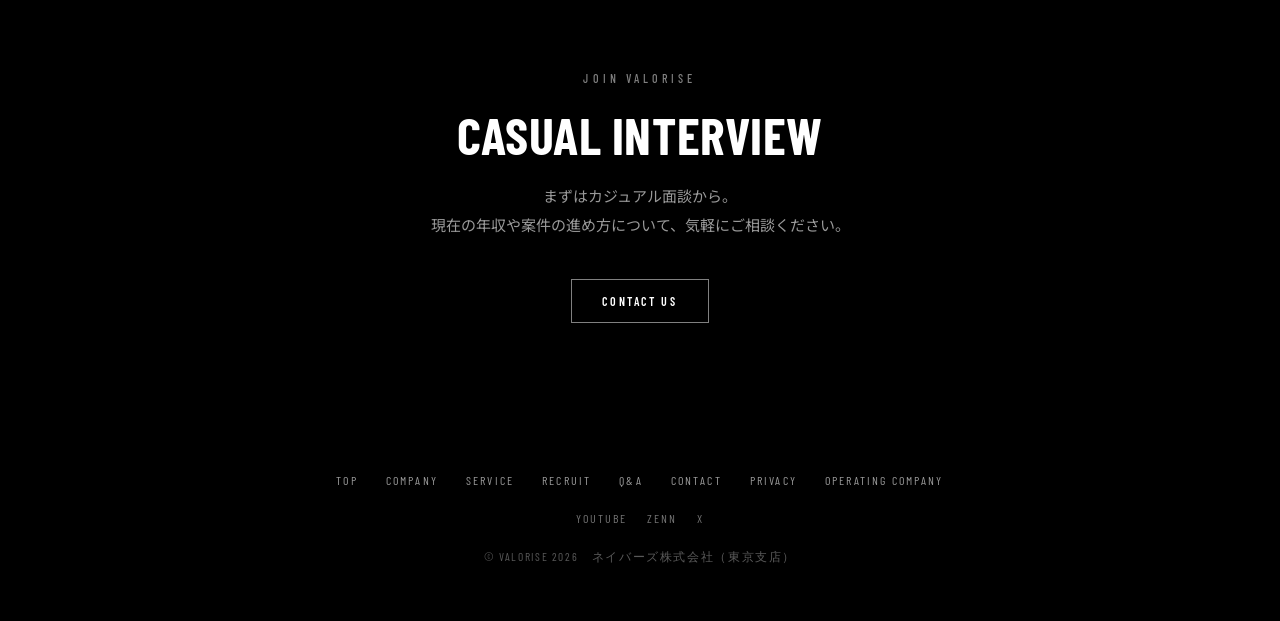
<file: valorise/company.html>
<!DOCTYPE html>
<html lang="ja">
<head>
<meta charset="UTF-8">
<meta name="viewport" content="width=device-width, initial-scale=1">
<title>COMPANY｜VALORISE</title>
<meta name="description" content="VALORISEの会社概要・運営会社（ネイバーズ株式会社 東京支店）・所在地。単価の9割をエンジニアへ還元する仕組みを、誰がどのような体制で運営しているかを公開しています。">
<link rel="preconnect" href="https://fonts.googleapis.com">
<link rel="preconnect" href="https://fonts.gstatic.com" crossorigin>
<link href="https://fonts.googleapis.com/css2?family=Barlow+Condensed:wght@500;600;700&family=Noto+Sans+JP:wght@400;500;700&display=swap" rel="stylesheet">
<link rel="stylesheet" href="style.css">
</head>
<body>

<a class="skip-link" href="#main">本文へスキップ</a>

<header class="site-header">
  <a class="logo" href="index.html">VALORISE</a>
  <nav class="global-nav">
    <a href="index.html">TOP</a>
    <a href="company.html" aria-current="page">COMPANY</a>
    <a href="service.html">SERVICE</a>
    <a href="recruit.html">RECRUIT</a>
    <a href="qa.html">Q&amp;A</a>
    <a href="contact.html">CONTACT</a>
  </nav>
  <button class="menu-toggle" type="button" aria-label="メニューを開く" aria-expanded="false" aria-controls="drawer">
    <span></span><span></span>
  </button>
</header>

<div class="drawer" id="drawer" hidden>
  <nav>
    <a href="index.html">TOP</a>
    <a href="company.html" aria-current="page">COMPANY</a>
    <a href="service.html">SERVICE</a>
    <a href="recruit.html">RECRUIT</a>
    <a href="qa.html">Q&amp;A</a>
    <a href="contact.html">CONTACT</a>
  </nav>
</div>

<main id="main">

  <section class="page-head">
    <div class="bg bg--head" data-fade></div>
    <div class="bg bg--hero-lines"></div>
    <div class="wrap page-head__body">
      <nav class="breadcrumb" aria-label="現在の位置">
        <a href="index.html">TOP</a><span aria-hidden="true">/</span><span>COMPANY</span>
      </nav>
      <span class="eyebrow" data-r>ABOUT US</span>
      <h1 class="display display--lg" data-r data-delay="120">COMPANY</h1>
      <p class="page-head__lead" data-r data-delay="200">還元率90%という数字は、運営体制が透明でなければただの宣伝文句になります。VALORISEを誰がどのように運営しているかを公開します。</p>
    </div>
  </section>

  <section class="section section--lg wrap">
    <div class="section-head" data-r>
      <span class="eyebrow">OVERVIEW</span>
      <h2 class="display display--sm">COMPANY PROFILE</h2>
    </div>
    <dl class="spec-table" data-r data-delay="100">
      <div>
        <dt>BRAND</dt>
        <dd><strong>VALORISE（ヴァロライズ）</strong></dd>
      </div>
      <div>
        <dt>OPERATOR</dt>
        <dd><strong>ネイバーズ株式会社　東京支店</strong><br>コーポレートサイト：<a href="https://neighborengineers.jp/" target="_blank" rel="noopener">neighborengineers.jp</a></dd>
      </div>
      <div>
        <dt>BUSINESS</dt>
        <dd>インフラ構築／システム開発／教育事業／SES営業代行／地域特化型集客支援</dd>
      </div>
      <div>
        <dt>ESTABLISHED</dt>
        <dd>—<span class="todo">※要差し替え</span></dd>
      </div>
      <div>
        <dt>CAPITAL</dt>
        <dd>—<span class="todo">※要差し替え</span></dd>
      </div>
      <div>
        <dt>REPRESENTATIVE</dt>
        <dd>—<span class="todo">※要差し替え</span></dd>
      </div>
      <div>
        <dt>MEMBERS</dt>
        <dd>全員正社員採用（業務委託・派遣契約でのエンジニア採用は行っていません）</dd>
      </div>
    </dl>
  </section>

  <section class="section section--panel wrap">
    <div class="feature">
      <div class="feature__aside" data-r>
        <span class="label">OPERATING COMPANY</span>
        <ul>
          <li>ネイバーズ株式会社　東京支店</li>
          <li>エンジニア事業／営業支援事業</li>
          <li>公式チャンネルで社内の実態を公開</li>
        </ul>
      </div>
      <div data-r data-delay="120">
        <span class="feature__num">01</span>
        <h2>「会社が取りすぎない」を、<br>会社の側から仕組みにする</h2>
        <p>日本では企業の売上が拡大する一方で賃金への還元が進まず、年収が伸び悩んだまま物価だけが上がり続けています。この構造はエンジニア個人の努力では動かせません。取り分の配分を決めているのは会社の側だからです。</p>
        <p>VALORISEは、単価の9割を人件費としてエンジニアへ還元するという配分を先に固定しました。会社の取り分は残り1割で、ここから採用・案件開拓・バックオフィスの費用をまかないます。会社が身軽であることを前提に設計された仕組みです。</p>
        <p>そのうえで、高還元に見合った責任と能力を兼ね備えたエンジニアだけを迎え入れています。還元率と採用基準は、切り離せない一組の条件です。</p>
      </div>
    </div>
  </section>

  <section class="statement wrap" data-r>
    <p>数字を出せない会社は、数字で語らない。私たちは単価を開示します。</p>
  </section>

  <section class="section section--sm wrap" id="access">
    <div class="section-head" data-r>
      <span class="eyebrow">ACCESS</span>
      <h2 class="heading-jp heading-jp--sm">所在地・連絡先</h2>
    </div>
    <ul class="row-list" data-r data-delay="100">
      <li><span class="label">OFFICE</span><span>東京都<span class="todo">※要差し替え</span></span></li>
      <li><span class="label">ACCESS</span><span>最寄駅からの経路<span class="todo">※要差し替え</span></span></li>
      <li><span class="label">CONTACT</span><span><a href="contact.html">お問い合わせフォーム</a>よりご連絡ください。カジュアル面談も同じフォームで受け付けています。</span></li>
      <li><span class="label">CHANNEL</span><span><a href="https://youtu.be/hJ2Kjz0I5BU" target="_blank" rel="noopener">YouTube公式チャンネル</a>で、働き方や案件の選び方について話しています。</span></li>
    </ul>
  </section>

  <section class="cta wrap" data-r>
    <span class="eyebrow">JOIN VALORISE</span>
    <h2 class="display display--md">CASUAL INTERVIEW</h2>
    <p>まずはカジュアル面談から。<br>現在の年収や案件の進め方について、気軽にご相談ください。</p>
    <a class="btn-ghost" href="contact.html">CONTACT US</a>
  </section>

</main>

<footer class="site-footer">
  <nav>
    <a href="index.html">TOP</a>
    <a href="company.html">COMPANY</a>
    <a href="service.html">SERVICE</a>
    <a href="recruit.html">RECRUIT</a>
    <a href="qa.html">Q&amp;A</a>
    <a href="contact.html">CONTACT</a>
    <a href="privacy.html">PRIVACY</a>
    <a href="https://neighborengineers.jp/" target="_blank" rel="noopener">OPERATING COMPANY</a>
  </nav>
  <div class="social">
    <a href="https://youtu.be/hJ2Kjz0I5BU" target="_blank" rel="noopener">YOUTUBE</a>
    <a href="https://zenn.dev/" target="_blank" rel="noopener">ZENN</a>
    <a href="https://x.com/" target="_blank" rel="noopener">X</a>
  </div>
  <p class="copyright">© VALORISE 2026　ネイバーズ株式会社（東京支店）</p>
</footer>

<script src="script.js"></script>
</body>
</html>
</file>
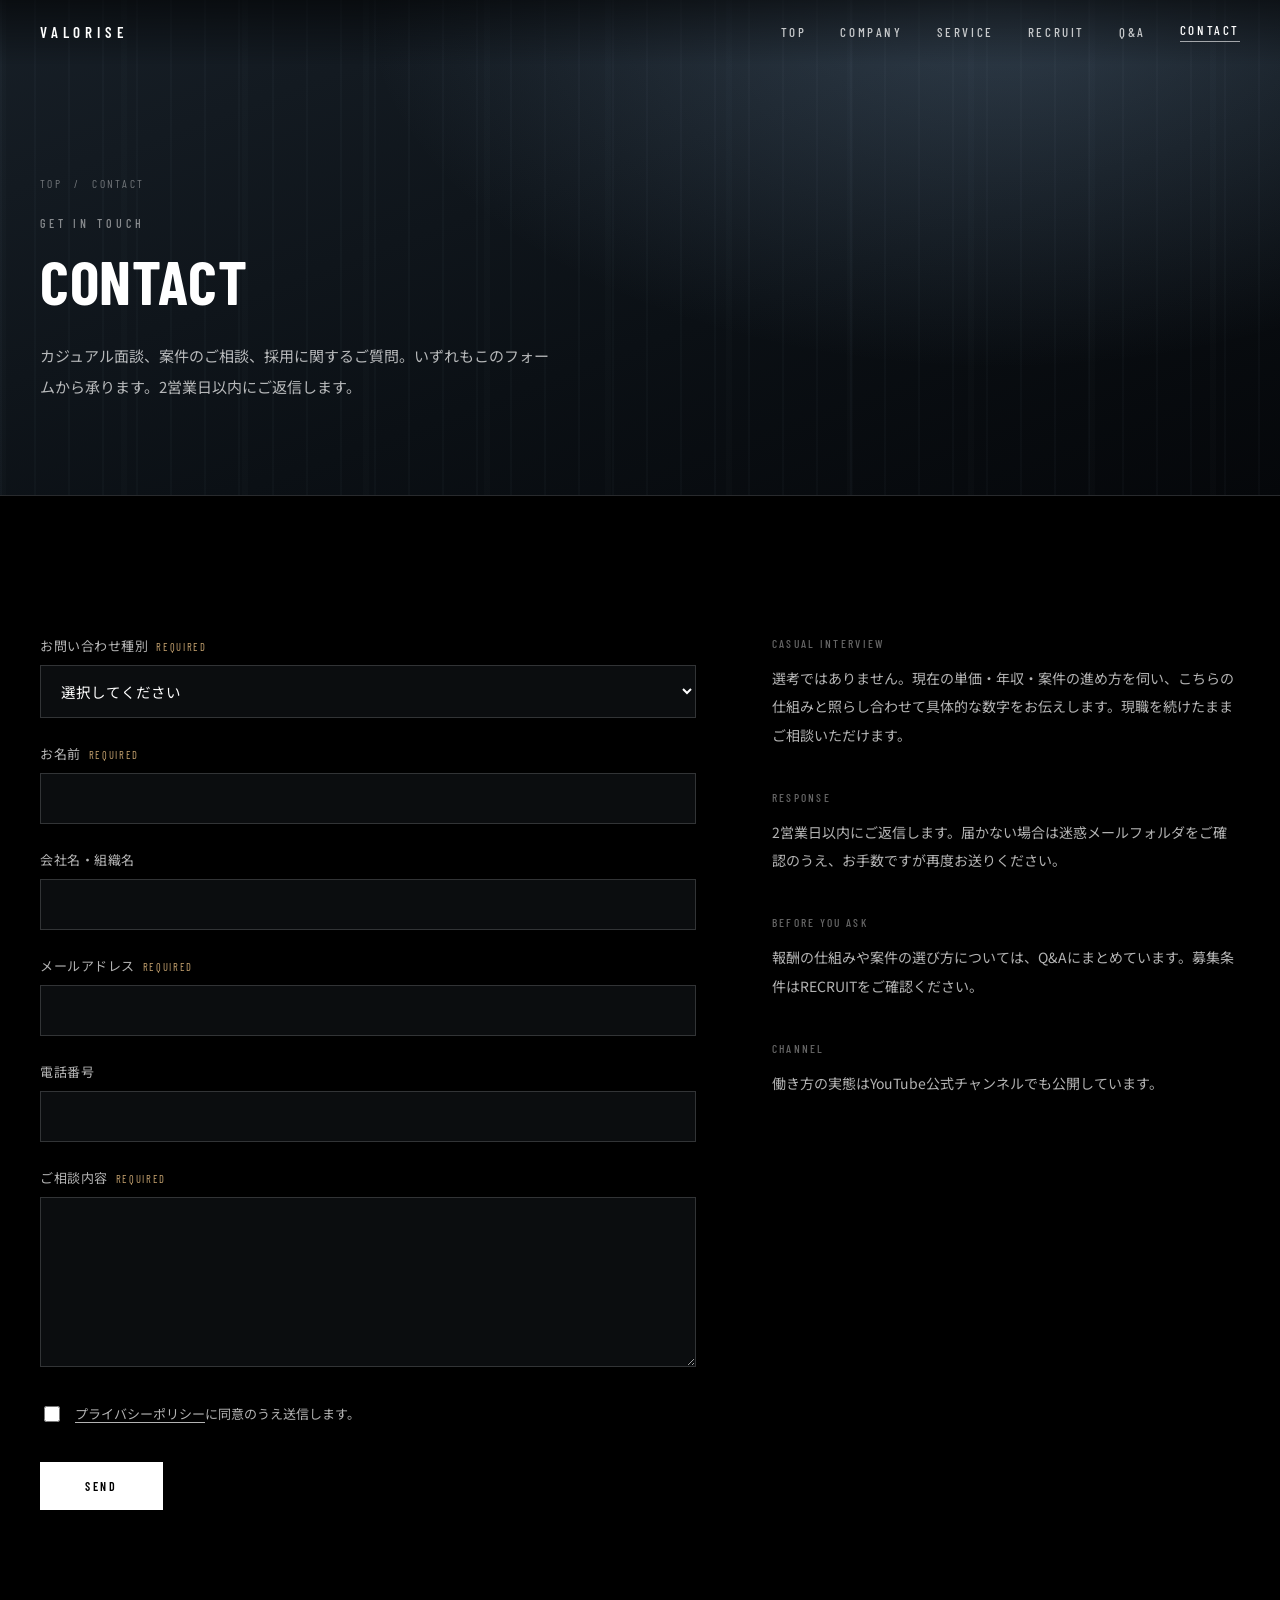
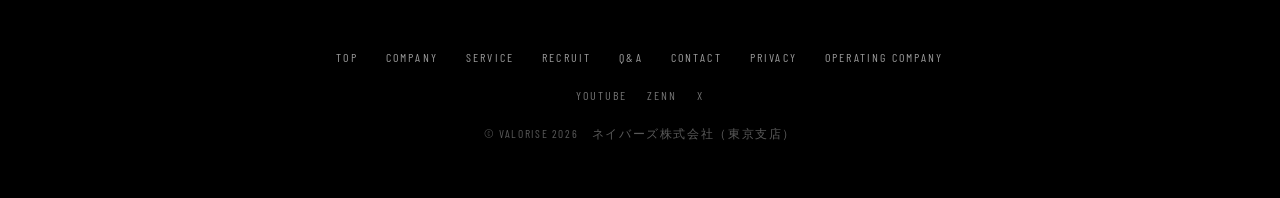
<file: valorise/contact.html>
<!DOCTYPE html>
<html lang="ja">
<head>
<meta charset="UTF-8">
<meta name="viewport" content="width=device-width, initial-scale=1">
<title>CONTACT｜VALORISE</title>
<meta name="description" content="VALORISEへのお問い合わせ。カジュアル面談のお申し込み、案件のご相談、採用に関するご質問を受け付けています。">
<link rel="preconnect" href="https://fonts.googleapis.com">
<link rel="preconnect" href="https://fonts.gstatic.com" crossorigin>
<link href="https://fonts.googleapis.com/css2?family=Barlow+Condensed:wght@500;600;700&family=Noto+Sans+JP:wght@400;500;700&display=swap" rel="stylesheet">
<link rel="stylesheet" href="style.css">
</head>
<body>

<a class="skip-link" href="#main">本文へスキップ</a>

<header class="site-header">
  <a class="logo" href="index.html">VALORISE</a>
  <nav class="global-nav">
    <a href="index.html">TOP</a>
    <a href="company.html">COMPANY</a>
    <a href="service.html">SERVICE</a>
    <a href="recruit.html">RECRUIT</a>
    <a href="qa.html">Q&amp;A</a>
    <a href="contact.html" aria-current="page">CONTACT</a>
  </nav>
  <button class="menu-toggle" type="button" aria-label="メニューを開く" aria-expanded="false" aria-controls="drawer">
    <span></span><span></span>
  </button>
</header>

<div class="drawer" id="drawer" hidden>
  <nav>
    <a href="index.html">TOP</a>
    <a href="company.html">COMPANY</a>
    <a href="service.html">SERVICE</a>
    <a href="recruit.html">RECRUIT</a>
    <a href="qa.html">Q&amp;A</a>
    <a href="contact.html" aria-current="page">CONTACT</a>
  </nav>
</div>

<main id="main">

  <section class="page-head">
    <div class="bg bg--head" data-fade></div>
    <div class="bg bg--hero-lines"></div>
    <div class="wrap page-head__body">
      <nav class="breadcrumb" aria-label="現在の位置">
        <a href="index.html">TOP</a><span aria-hidden="true">/</span><span>CONTACT</span>
      </nav>
      <span class="eyebrow" data-r>GET IN TOUCH</span>
      <h1 class="display display--lg" data-r data-delay="120">CONTACT</h1>
      <p class="page-head__lead" data-r data-delay="200">カジュアル面談、案件のご相談、採用に関するご質問。いずれもこのフォームから承ります。2営業日以内にご返信します。</p>
    </div>
  </section>

  <section class="section section--lg wrap">
    <div class="contact-grid">

      <form id="contact-form" novalidate data-r>
        <div class="field">
          <label for="f-type">お問い合わせ種別<span class="req">REQUIRED</span></label>
          <select id="f-type" name="type" required>
            <option value="">選択してください</option>
            <option value="casual">カジュアル面談を希望</option>
            <option value="recruit">採用について質問したい</option>
            <option value="project">案件について相談したい</option>
            <option value="other">その他</option>
          </select>
          <span class="error" id="e-type" role="alert"></span>
        </div>

        <div class="field">
          <label for="f-name">お名前<span class="req">REQUIRED</span></label>
          <input type="text" id="f-name" name="name" autocomplete="name" required>
          <span class="error" id="e-name" role="alert"></span>
        </div>

        <div class="field">
          <label for="f-company">会社名・組織名</label>
          <input type="text" id="f-company" name="company" autocomplete="organization">
        </div>

        <div class="field">
          <label for="f-email">メールアドレス<span class="req">REQUIRED</span></label>
          <input type="email" id="f-email" name="email" autocomplete="email" required>
          <span class="error" id="e-email" role="alert"></span>
        </div>

        <div class="field">
          <label for="f-tel">電話番号</label>
          <input type="tel" id="f-tel" name="tel" autocomplete="tel">
        </div>

        <div class="field">
          <label for="f-message">ご相談内容<span class="req">REQUIRED</span></label>
          <textarea id="f-message" name="message" required></textarea>
          <span class="error" id="e-message" role="alert"></span>
        </div>

        <label class="consent">
          <input type="checkbox" id="f-consent" name="consent" required>
          <span><a href="privacy.html">プライバシーポリシー</a>に同意のうえ送信します。</span>
        </label>
        <span class="error" id="e-consent" role="alert"></span>

        <button class="btn-solid" type="submit">SEND</button>
        <p class="form-status" id="form-status" role="status"></p>
      </form>

      <div data-r data-delay="120">
        <div class="aside-block">
          <span class="label">CASUAL INTERVIEW</span>
          <p>選考ではありません。現在の単価・年収・案件の進め方を伺い、こちらの仕組みと照らし合わせて具体的な数字をお伝えします。現職を続けたままご相談いただけます。</p>
        </div>
        <div class="aside-block">
          <span class="label">RESPONSE</span>
          <p>2営業日以内にご返信します。届かない場合は迷惑メールフォルダをご確認のうえ、お手数ですが再度お送りください。</p>
        </div>
        <div class="aside-block">
          <span class="label">BEFORE YOU ASK</span>
          <p>報酬の仕組みや案件の選び方については、<a href="qa.html">Q&amp;A</a>にまとめています。募集条件は<a href="recruit.html">RECRUIT</a>をご確認ください。</p>
        </div>
        <div class="aside-block">
          <span class="label">CHANNEL</span>
          <p>働き方の実態は<a href="https://youtu.be/hJ2Kjz0I5BU" target="_blank" rel="noopener">YouTube公式チャンネル</a>でも公開しています。</p>
        </div>
      </div>

    </div>
  </section>

</main>

<footer class="site-footer">
  <nav>
    <a href="index.html">TOP</a>
    <a href="company.html">COMPANY</a>
    <a href="service.html">SERVICE</a>
    <a href="recruit.html">RECRUIT</a>
    <a href="qa.html">Q&amp;A</a>
    <a href="contact.html">CONTACT</a>
    <a href="privacy.html">PRIVACY</a>
    <a href="https://neighborengineers.jp/" target="_blank" rel="noopener">OPERATING COMPANY</a>
  </nav>
  <div class="social">
    <a href="https://youtu.be/hJ2Kjz0I5BU" target="_blank" rel="noopener">YOUTUBE</a>
    <a href="https://zenn.dev/" target="_blank" rel="noopener">ZENN</a>
    <a href="https://x.com/" target="_blank" rel="noopener">X</a>
  </div>
  <p class="copyright">© VALORISE 2026　ネイバーズ株式会社（東京支店）</p>
</footer>

<script src="script.js"></script>
</body>
</html>
</file>
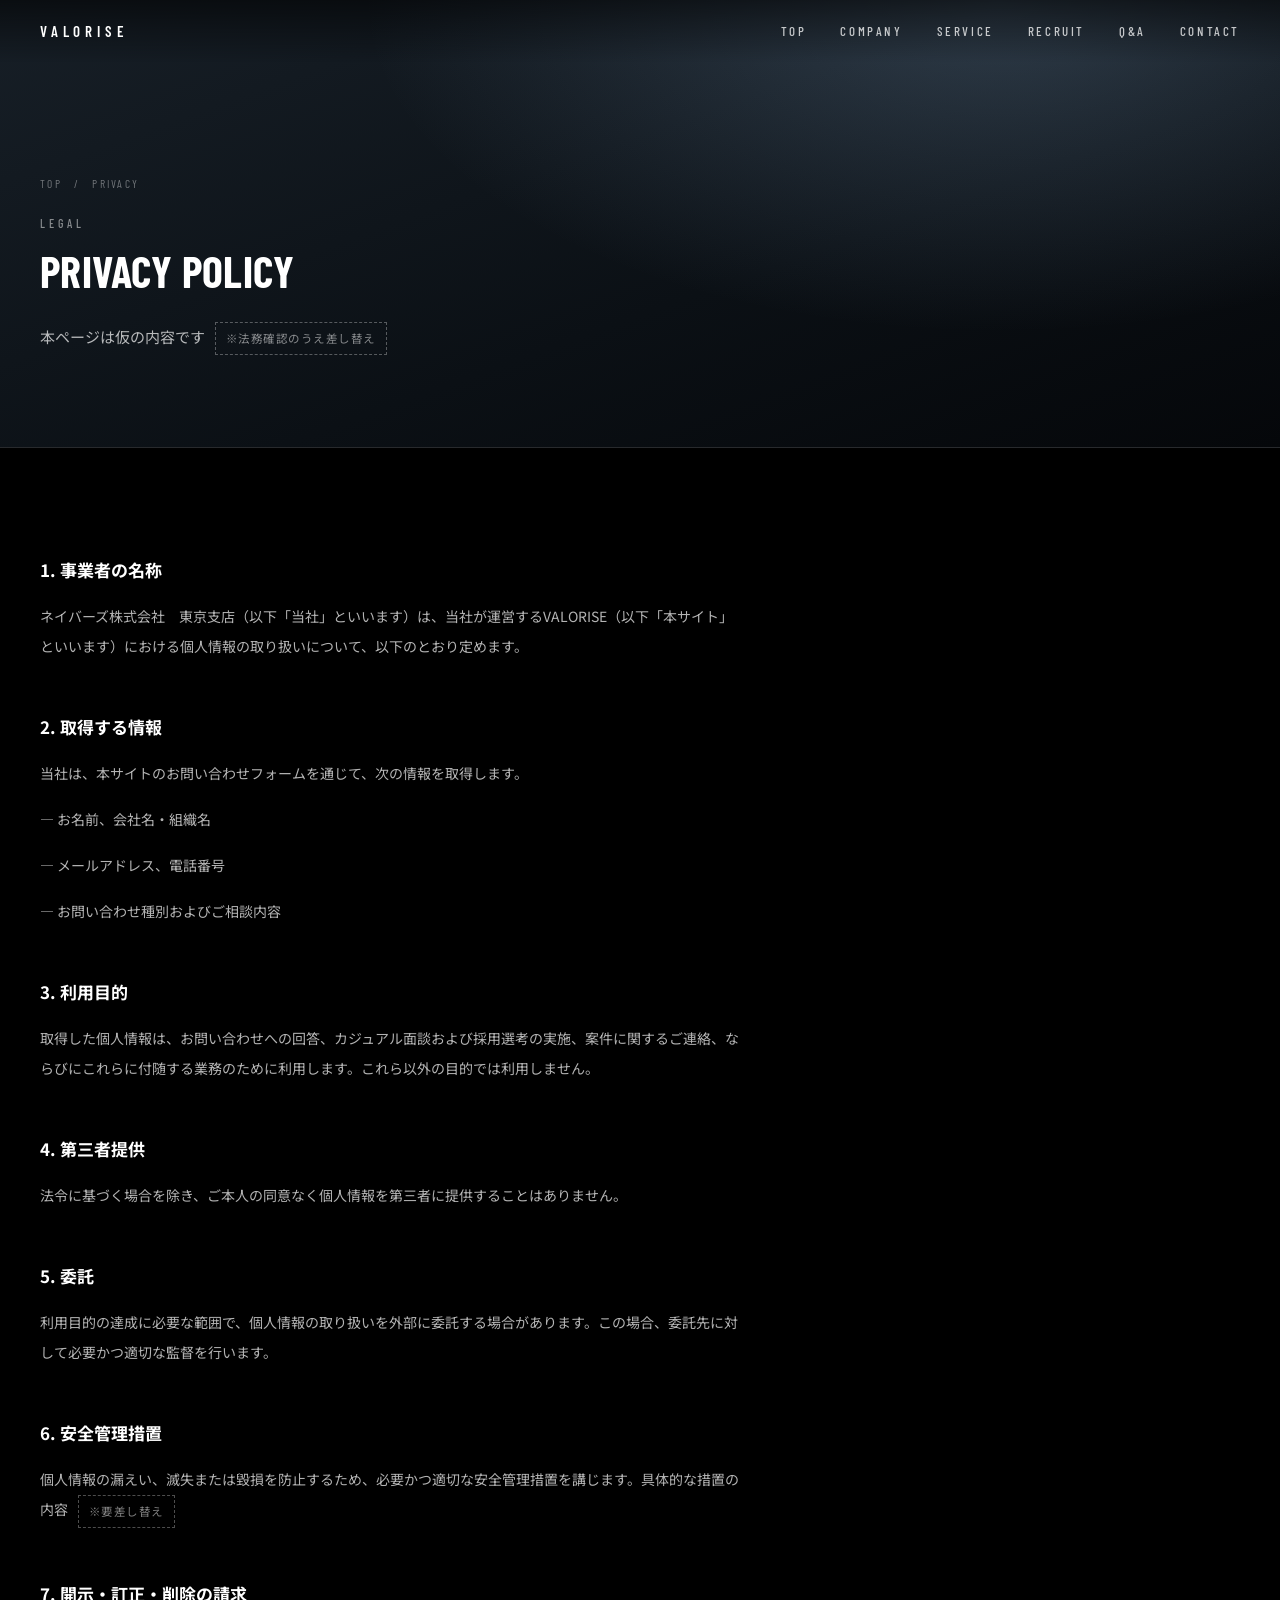
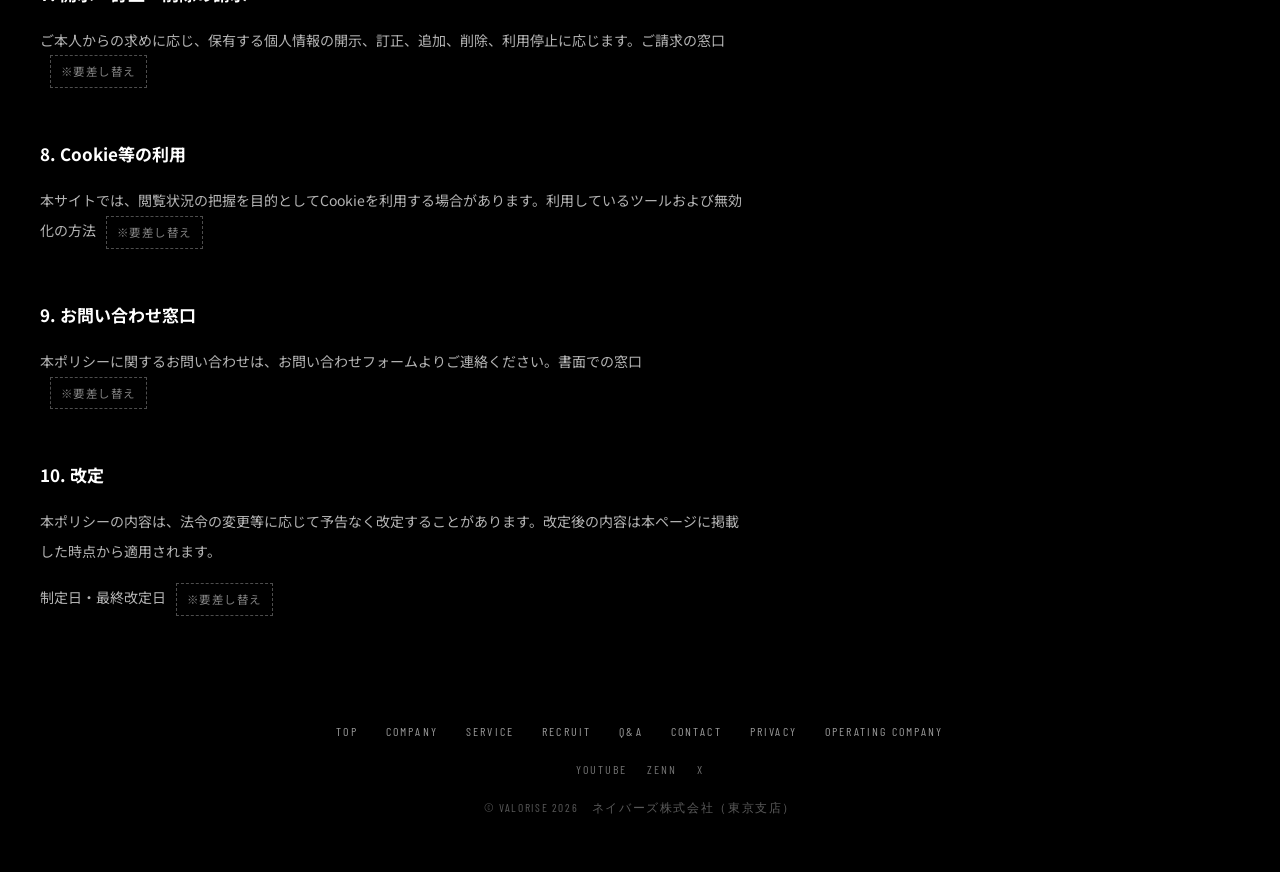
<file: valorise/privacy.html>
<!DOCTYPE html>
<html lang="ja">
<head>
<meta charset="UTF-8">
<meta name="viewport" content="width=device-width, initial-scale=1">
<title>プライバシーポリシー｜VALORISE</title>
<meta name="description" content="VALORISE（ネイバーズ株式会社 東京支店）における個人情報の取り扱いについて。">
<meta name="robots" content="noindex">
<link rel="preconnect" href="https://fonts.googleapis.com">
<link rel="preconnect" href="https://fonts.gstatic.com" crossorigin>
<link href="https://fonts.googleapis.com/css2?family=Barlow+Condensed:wght@500;600;700&family=Noto+Sans+JP:wght@400;500;700&display=swap" rel="stylesheet">
<link rel="stylesheet" href="style.css">
</head>
<body>

<a class="skip-link" href="#main">本文へスキップ</a>

<header class="site-header">
  <a class="logo" href="index.html">VALORISE</a>
  <nav class="global-nav">
    <a href="index.html">TOP</a>
    <a href="company.html">COMPANY</a>
    <a href="service.html">SERVICE</a>
    <a href="recruit.html">RECRUIT</a>
    <a href="qa.html">Q&amp;A</a>
    <a href="contact.html">CONTACT</a>
  </nav>
  <button class="menu-toggle" type="button" aria-label="メニューを開く" aria-expanded="false" aria-controls="drawer">
    <span></span><span></span>
  </button>
</header>

<div class="drawer" id="drawer" hidden>
  <nav>
    <a href="index.html">TOP</a>
    <a href="company.html">COMPANY</a>
    <a href="service.html">SERVICE</a>
    <a href="recruit.html">RECRUIT</a>
    <a href="qa.html">Q&amp;A</a>
    <a href="contact.html">CONTACT</a>
  </nav>
</div>

<main id="main">

  <section class="page-head">
    <div class="bg bg--head" data-fade></div>
    <div class="wrap page-head__body">
      <nav class="breadcrumb" aria-label="現在の位置">
        <a href="index.html">TOP</a><span aria-hidden="true">/</span><span>PRIVACY</span>
      </nav>
      <span class="eyebrow" data-r>LEGAL</span>
      <h1 class="display display--sm" data-r data-delay="120">PRIVACY POLICY</h1>
      <p class="page-head__lead" data-r data-delay="200">本ページは仮の内容です<span class="todo">※法務確認のうえ差し替え</span></p>
    </div>
  </section>

  <section class="section wrap">
    <div class="legal" data-r>
      <h2>1. 事業者の名称</h2>
      <p>ネイバーズ株式会社　東京支店（以下「当社」といいます）は、当社が運営するVALORISE（以下「本サイト」といいます）における個人情報の取り扱いについて、以下のとおり定めます。</p>

      <h2>2. 取得する情報</h2>
      <p>当社は、本サイトのお問い合わせフォームを通じて、次の情報を取得します。</p>
      <ul>
        <li>— お名前、会社名・組織名</li>
        <li>— メールアドレス、電話番号</li>
        <li>— お問い合わせ種別およびご相談内容</li>
      </ul>

      <h2>3. 利用目的</h2>
      <p>取得した個人情報は、お問い合わせへの回答、カジュアル面談および採用選考の実施、案件に関するご連絡、ならびにこれらに付随する業務のために利用します。これら以外の目的では利用しません。</p>

      <h2>4. 第三者提供</h2>
      <p>法令に基づく場合を除き、ご本人の同意なく個人情報を第三者に提供することはありません。</p>

      <h2>5. 委託</h2>
      <p>利用目的の達成に必要な範囲で、個人情報の取り扱いを外部に委託する場合があります。この場合、委託先に対して必要かつ適切な監督を行います。</p>

      <h2>6. 安全管理措置</h2>
      <p>個人情報の漏えい、滅失または毀損を防止するため、必要かつ適切な安全管理措置を講じます。具体的な措置の内容<span class="todo">※要差し替え</span></p>

      <h2>7. 開示・訂正・削除の請求</h2>
      <p>ご本人からの求めに応じ、保有する個人情報の開示、訂正、追加、削除、利用停止に応じます。ご請求の窓口<span class="todo">※要差し替え</span></p>

      <h2>8. Cookie等の利用</h2>
      <p>本サイトでは、閲覧状況の把握を目的としてCookieを利用する場合があります。利用しているツールおよび無効化の方法<span class="todo">※要差し替え</span></p>

      <h2>9. お問い合わせ窓口</h2>
      <p>本ポリシーに関するお問い合わせは、<a href="contact.html">お問い合わせフォーム</a>よりご連絡ください。書面での窓口<span class="todo">※要差し替え</span></p>

      <h2>10. 改定</h2>
      <p>本ポリシーの内容は、法令の変更等に応じて予告なく改定することがあります。改定後の内容は本ページに掲載した時点から適用されます。</p>

      <p>制定日・最終改定日<span class="todo">※要差し替え</span></p>
    </div>
  </section>

</main>

<footer class="site-footer">
  <nav>
    <a href="index.html">TOP</a>
    <a href="company.html">COMPANY</a>
    <a href="service.html">SERVICE</a>
    <a href="recruit.html">RECRUIT</a>
    <a href="qa.html">Q&amp;A</a>
    <a href="contact.html">CONTACT</a>
    <a href="privacy.html">PRIVACY</a>
    <a href="https://neighborengineers.jp/" target="_blank" rel="noopener">OPERATING COMPANY</a>
  </nav>
  <div class="social">
    <a href="https://youtu.be/hJ2Kjz0I5BU" target="_blank" rel="noopener">YOUTUBE</a>
    <a href="https://zenn.dev/" target="_blank" rel="noopener">ZENN</a>
    <a href="https://x.com/" target="_blank" rel="noopener">X</a>
  </div>
  <p class="copyright">© VALORISE 2026　ネイバーズ株式会社（東京支店）</p>
</footer>

<script src="script.js"></script>
</body>
</html>
</file>
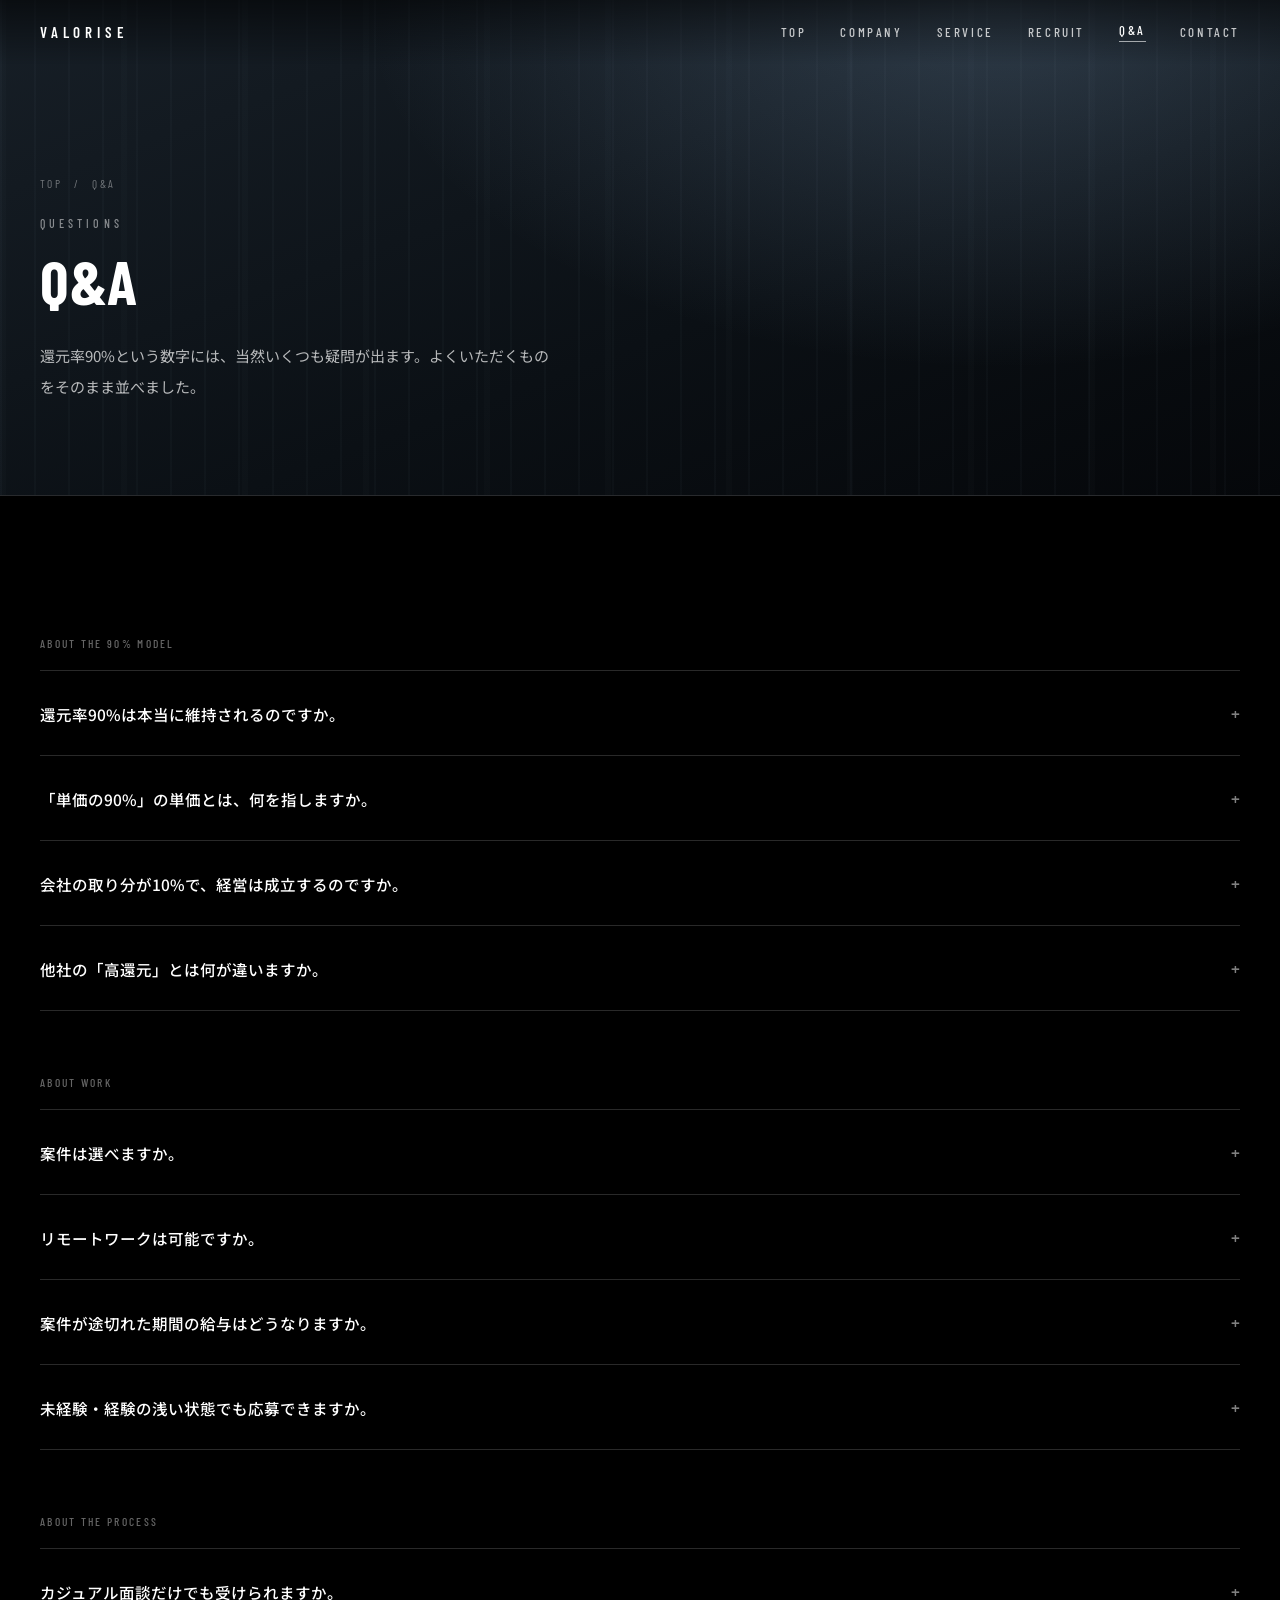
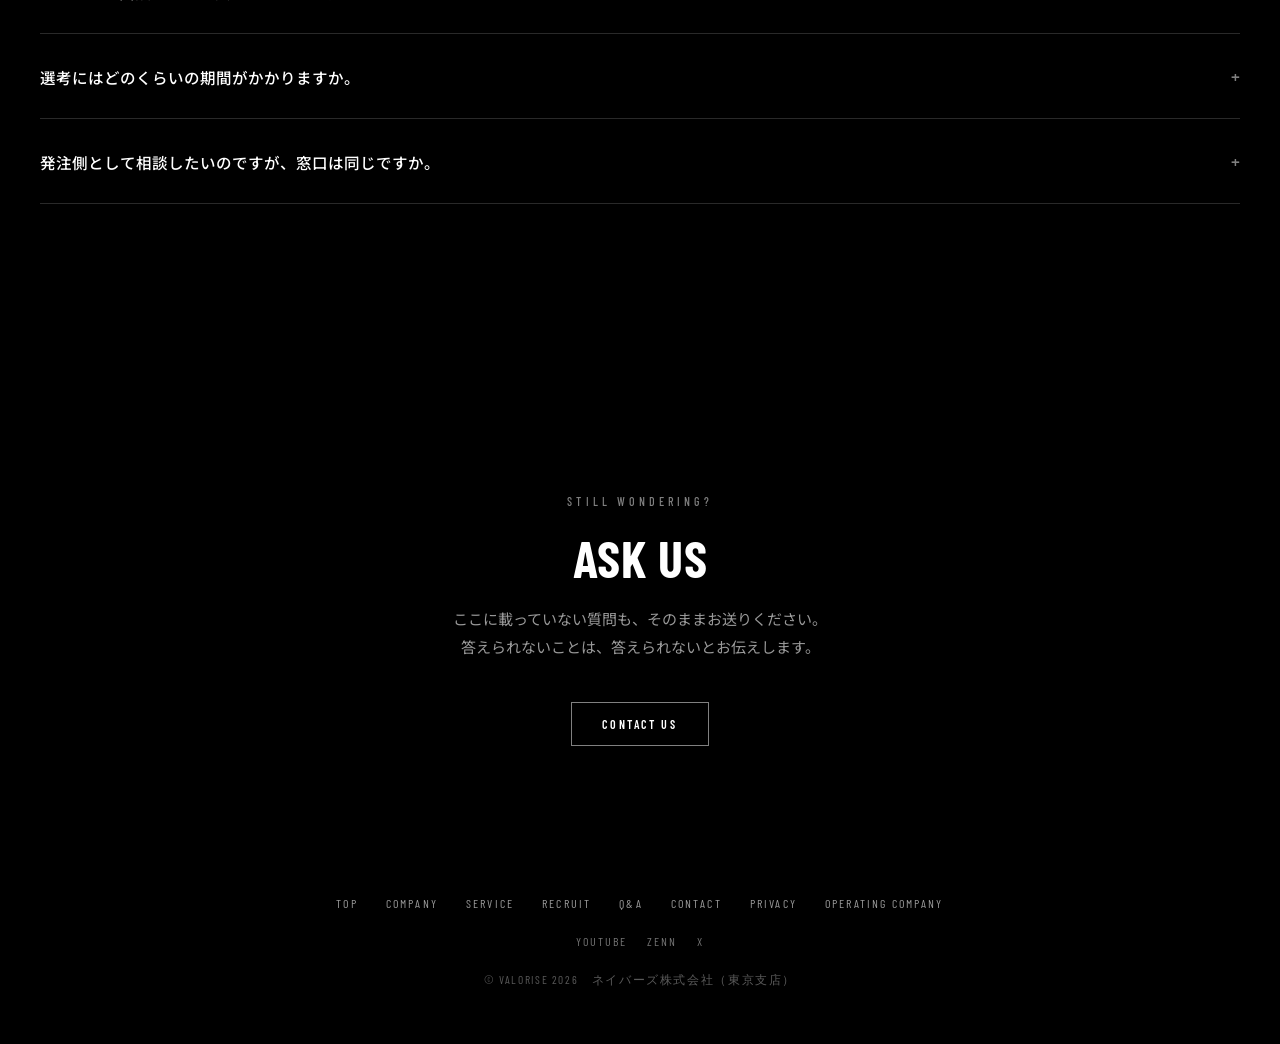
<file: valorise/qa.html>
<!DOCTYPE html>
<html lang="ja">
<head>
<meta charset="UTF-8">
<meta name="viewport" content="width=device-width, initial-scale=1">
<title>Q&amp;A｜VALORISE</title>
<meta name="description" content="還元率90%の仕組み、単価の開示、案件の選び方、選考についてよくいただく質問にお答えします。">
<link rel="preconnect" href="https://fonts.googleapis.com">
<link rel="preconnect" href="https://fonts.gstatic.com" crossorigin>
<link href="https://fonts.googleapis.com/css2?family=Barlow+Condensed:wght@500;600;700&family=Noto+Sans+JP:wght@400;500;700&display=swap" rel="stylesheet">
<link rel="stylesheet" href="style.css">
</head>
<body>

<a class="skip-link" href="#main">本文へスキップ</a>

<header class="site-header">
  <a class="logo" href="index.html">VALORISE</a>
  <nav class="global-nav">
    <a href="index.html">TOP</a>
    <a href="company.html">COMPANY</a>
    <a href="service.html">SERVICE</a>
    <a href="recruit.html">RECRUIT</a>
    <a href="qa.html" aria-current="page">Q&amp;A</a>
    <a href="contact.html">CONTACT</a>
  </nav>
  <button class="menu-toggle" type="button" aria-label="メニューを開く" aria-expanded="false" aria-controls="drawer">
    <span></span><span></span>
  </button>
</header>

<div class="drawer" id="drawer" hidden>
  <nav>
    <a href="index.html">TOP</a>
    <a href="company.html">COMPANY</a>
    <a href="service.html">SERVICE</a>
    <a href="recruit.html">RECRUIT</a>
    <a href="qa.html" aria-current="page">Q&amp;A</a>
    <a href="contact.html">CONTACT</a>
  </nav>
</div>

<main id="main">

  <section class="page-head">
    <div class="bg bg--head" data-fade></div>
    <div class="bg bg--hero-lines"></div>
    <div class="wrap page-head__body">
      <nav class="breadcrumb" aria-label="現在の位置">
        <a href="index.html">TOP</a><span aria-hidden="true">/</span><span>Q&amp;A</span>
      </nav>
      <span class="eyebrow" data-r>QUESTIONS</span>
      <h1 class="display display--lg" data-r data-delay="120">Q&amp;A</h1>
      <p class="page-head__lead" data-r data-delay="200">還元率90%という数字には、当然いくつも疑問が出ます。よくいただくものをそのまま並べました。</p>
    </div>
  </section>

  <section class="section section--lg wrap">

    <div class="faq-group" data-r>
      <span class="label">ABOUT THE 90% MODEL</span>
      <div class="faq">
        <details>
          <summary>還元率90%は本当に維持されるのですか。</summary>
          <div class="answer">配分は先に固定しています。単価の90%が人件費、残り10%が会社の取り分です。会社側は採用・案件開拓・バックオフィスをこの10%でまかなう前提で設計しているため、業績によって配分を変えるという運用はしていません。</div>
        </details>
        <details>
          <summary>「単価の90%」の単価とは、何を指しますか。</summary>
          <div class="answer">クライアントとの契約金額そのものです。中間マージンを差し引く前の金額を基準にしています。金額はご本人に開示しますので、支給額との対応を随時確認いただけます。</div>
        </details>
        <details>
          <summary>会社の取り分が10%で、経営は成立するのですか。</summary>
          <div class="answer">成立させるために、会社側のコストを増やさない選択をしています。過度な広告投資や大規模なオフィスを持たず、採用も人数を追いません。会社が大きくなること自体を目的にしていないため、この配分を維持できます。</div>
        </details>
        <details>
          <summary>他社の「高還元」とは何が違いますか。</summary>
          <div class="answer">還元率の数字だけを比較しても意味がありません。確認していただきたいのは、単価が開示されるか、控除される費用が明示されているか、雇用形態が正社員かの3点です。VALORISEはいずれも公開しています。</div>
        </details>
      </div>
    </div>

    <div class="faq-group" data-r data-delay="80">
      <span class="label">ABOUT WORK</span>
      <div class="faq">
        <details>
          <summary>案件は選べますか。</summary>
          <div class="answer">ご本人の希望と、技術が積み上がるかどうかの両面から相談して決めます。空いているから入れる、という割り当て方はしていません。合わないと判断された案件をお断りいただくことも可能です。</div>
        </details>
        <details>
          <summary>リモートワークは可能ですか。</summary>
          <div class="answer">案件によります。フルリモートの案件も、出社が必要な案件もあります。参画前に条件を提示しますので、そこでご判断ください。</div>
        </details>
        <details>
          <summary>案件が途切れた期間の給与はどうなりますか。</summary>
          <div class="answer">正社員採用のため、待機期間中も雇用は継続します。具体的な取り扱い<span class="todo">※要差し替え</span></div>
        </details>
        <details>
          <summary>未経験・経験の浅い状態でも応募できますか。</summary>
          <div class="answer">現在の募集は実務経験3年以上、設計判断まで担える方を想定しています。高い還元率は高い責任と対になっているため、経験が浅い段階でこの仕組みに入っていただくことは、ご本人にとっても負荷が大きいと考えています。</div>
        </details>
      </div>
    </div>

    <div class="faq-group" data-r data-delay="160">
      <span class="label">ABOUT THE PROCESS</span>
      <div class="faq">
        <details>
          <summary>カジュアル面談だけでも受けられますか。</summary>
          <div class="answer">可能です。選考には進みませんので、現職を続けたまま情報収集としてご利用ください。現在の単価と年収の差について具体的にお話しできます。</div>
        </details>
        <details>
          <summary>選考にはどのくらいの期間がかかりますか。</summary>
          <div class="answer">カジュアル面談から内定まで、通常2〜4週間程度です。ご都合に合わせて調整します。</div>
        </details>
        <details>
          <summary>発注側として相談したいのですが、窓口は同じですか。</summary>
          <div class="answer">同じフォームで承っています。お問い合わせ種別で「案件のご相談」をお選びください。</div>
        </details>
      </div>
    </div>

  </section>

  <section class="cta wrap" data-r>
    <span class="eyebrow">STILL WONDERING?</span>
    <h2 class="display display--md">ASK US</h2>
    <p>ここに載っていない質問も、そのままお送りください。<br>答えられないことは、答えられないとお伝えします。</p>
    <a class="btn-ghost" href="contact.html">CONTACT US</a>
  </section>

</main>

<footer class="site-footer">
  <nav>
    <a href="index.html">TOP</a>
    <a href="company.html">COMPANY</a>
    <a href="service.html">SERVICE</a>
    <a href="recruit.html">RECRUIT</a>
    <a href="qa.html">Q&amp;A</a>
    <a href="contact.html">CONTACT</a>
    <a href="privacy.html">PRIVACY</a>
    <a href="https://neighborengineers.jp/" target="_blank" rel="noopener">OPERATING COMPANY</a>
  </nav>
  <div class="social">
    <a href="https://youtu.be/hJ2Kjz0I5BU" target="_blank" rel="noopener">YOUTUBE</a>
    <a href="https://zenn.dev/" target="_blank" rel="noopener">ZENN</a>
    <a href="https://x.com/" target="_blank" rel="noopener">X</a>
  </div>
  <p class="copyright">© VALORISE 2026　ネイバーズ株式会社（東京支店）</p>
</footer>

<script src="script.js"></script>
</body>
</html>
</file>
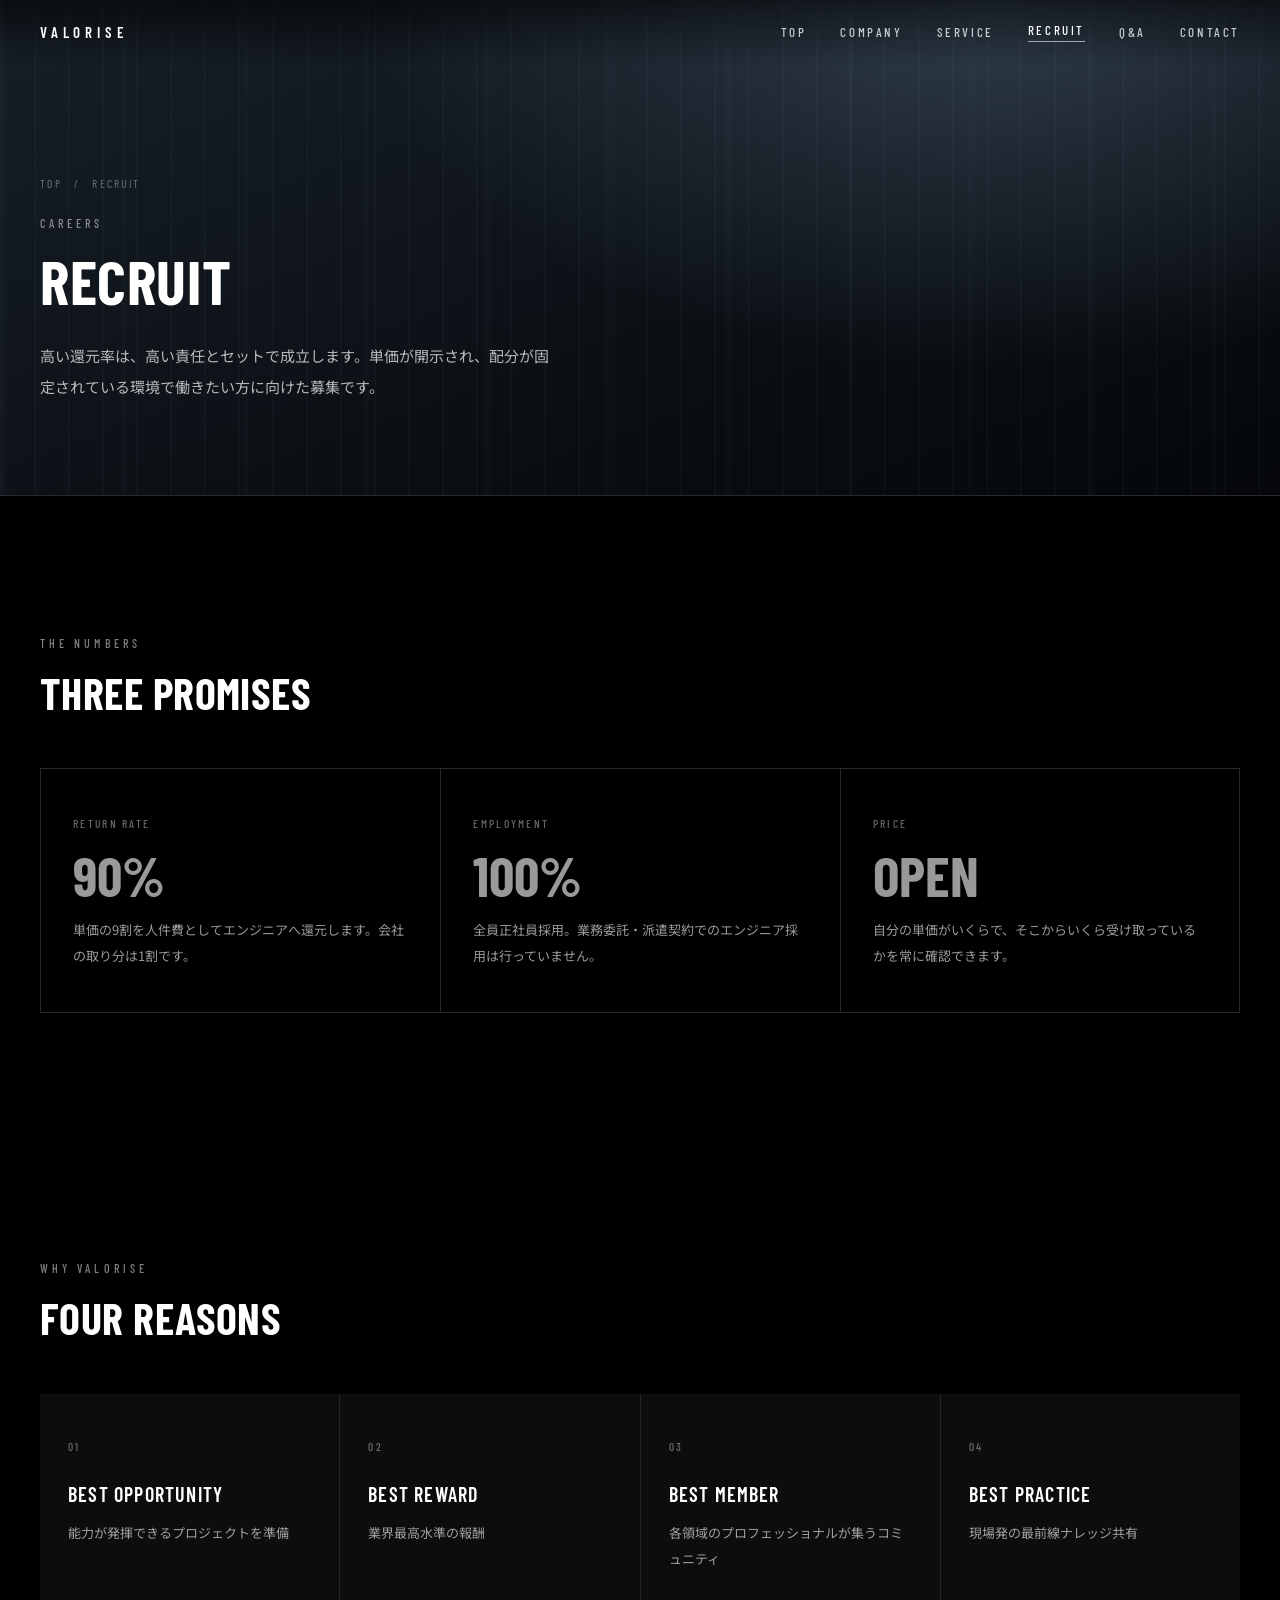
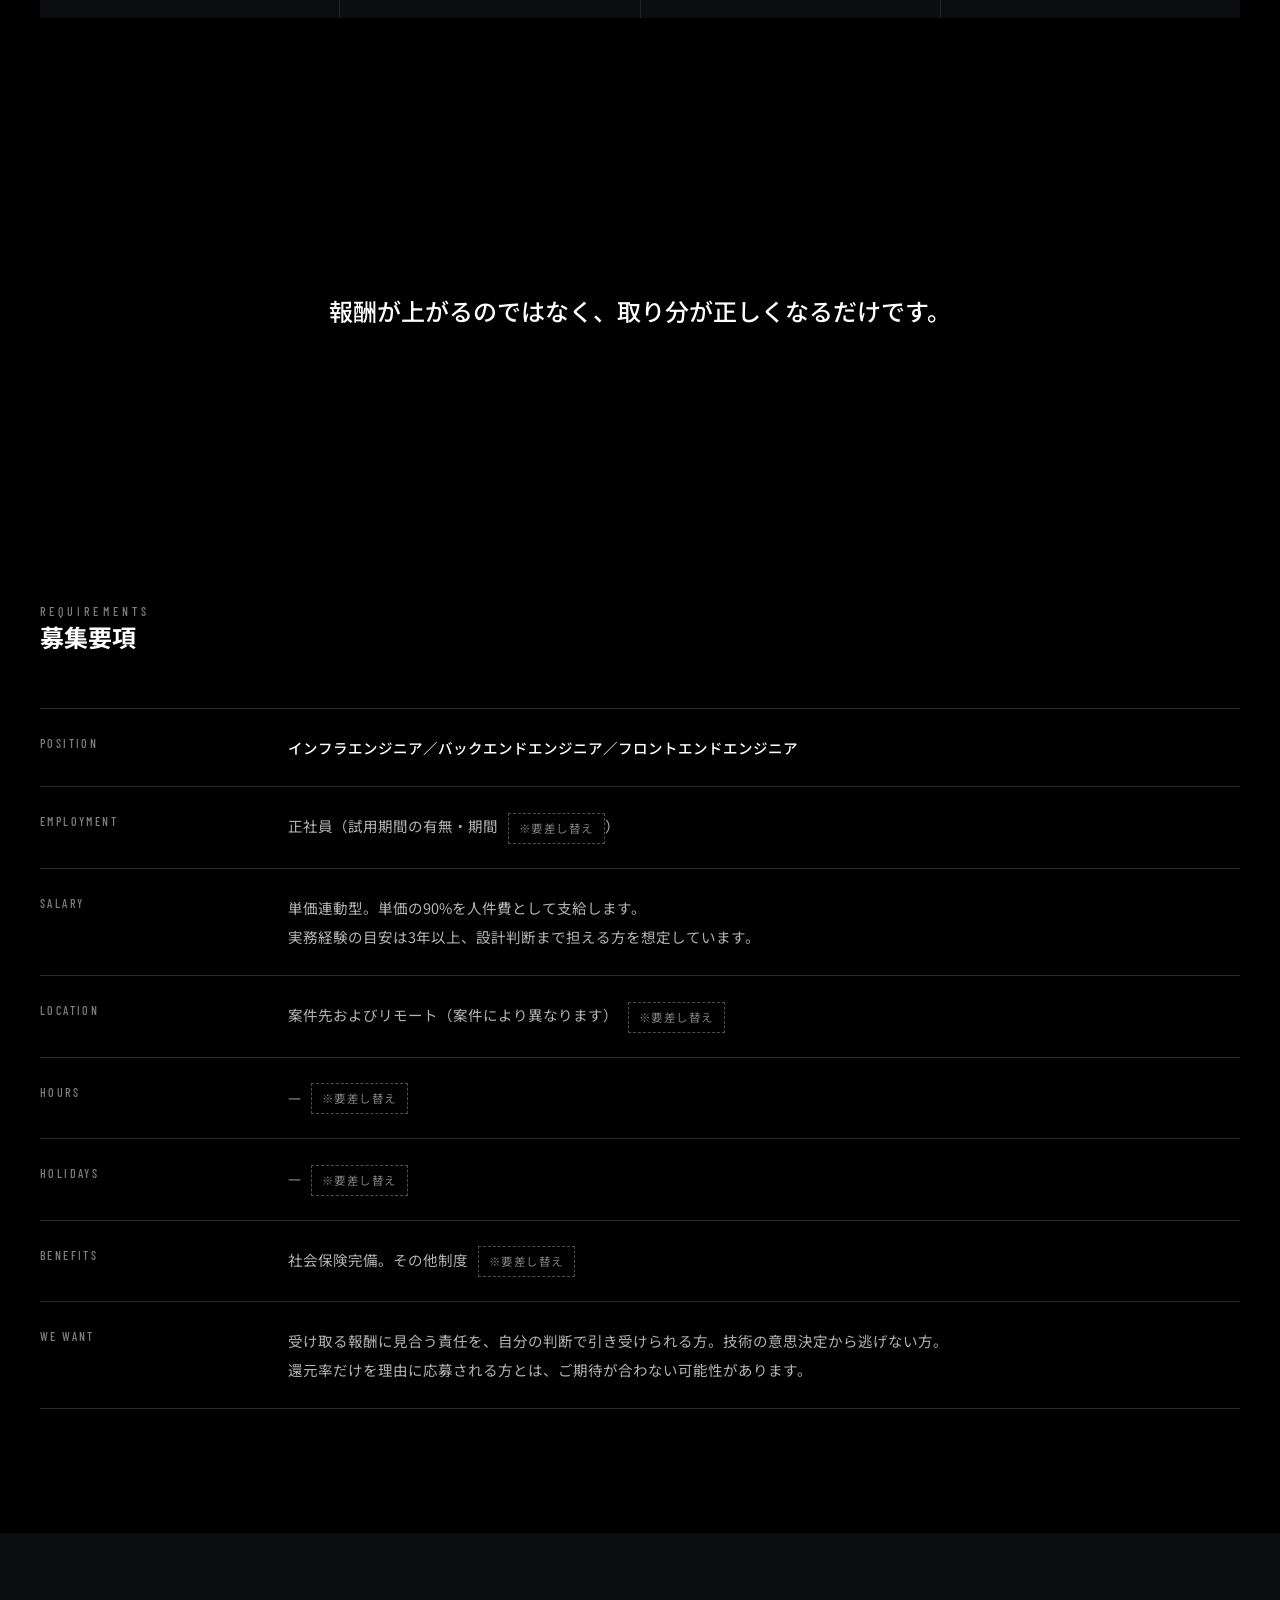
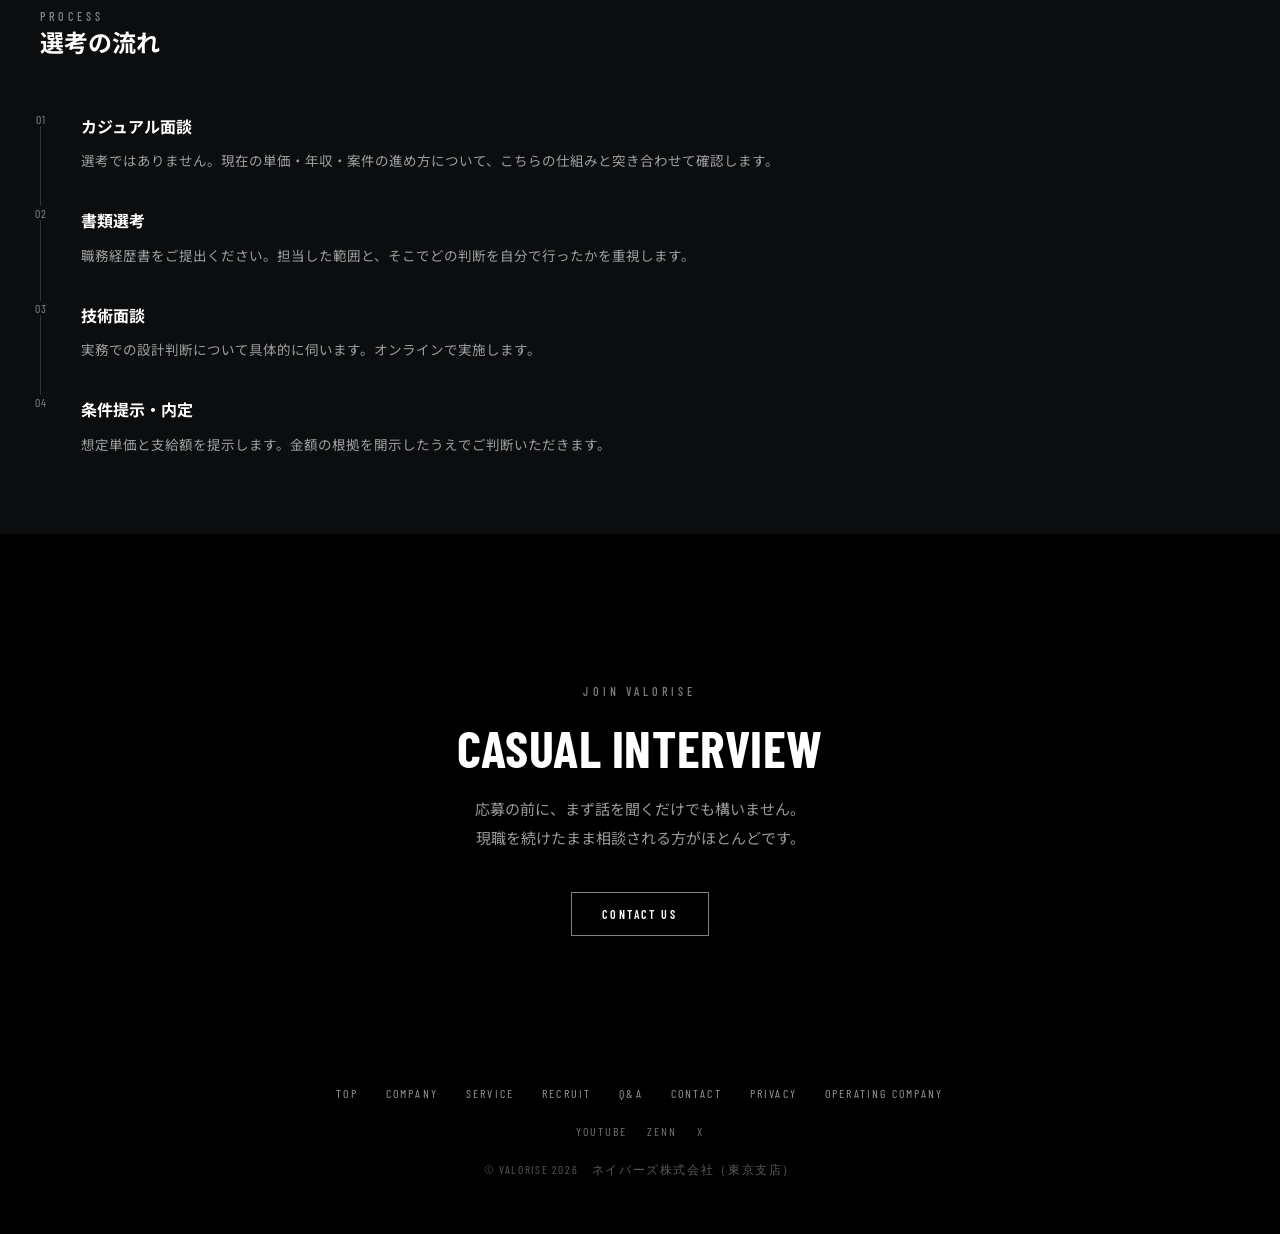
<file: valorise/recruit.html>
<!DOCTYPE html>
<html lang="ja">
<head>
<meta charset="UTF-8">
<meta name="viewport" content="width=device-width, initial-scale=1">
<title>RECRUIT｜VALORISE</title>
<meta name="description" content="単価の9割を人件費として還元し、全員を正社員として採用します。VALORISEの募集要項・選考フロー・求める人物像。">
<link rel="preconnect" href="https://fonts.googleapis.com">
<link rel="preconnect" href="https://fonts.gstatic.com" crossorigin>
<link href="https://fonts.googleapis.com/css2?family=Barlow+Condensed:wght@500;600;700&family=Noto+Sans+JP:wght@400;500;700&display=swap" rel="stylesheet">
<link rel="stylesheet" href="style.css">
</head>
<body>

<a class="skip-link" href="#main">本文へスキップ</a>

<header class="site-header">
  <a class="logo" href="index.html">VALORISE</a>
  <nav class="global-nav">
    <a href="index.html">TOP</a>
    <a href="company.html">COMPANY</a>
    <a href="service.html">SERVICE</a>
    <a href="recruit.html" aria-current="page">RECRUIT</a>
    <a href="qa.html">Q&amp;A</a>
    <a href="contact.html">CONTACT</a>
  </nav>
  <button class="menu-toggle" type="button" aria-label="メニューを開く" aria-expanded="false" aria-controls="drawer">
    <span></span><span></span>
  </button>
</header>

<div class="drawer" id="drawer" hidden>
  <nav>
    <a href="index.html">TOP</a>
    <a href="company.html">COMPANY</a>
    <a href="service.html">SERVICE</a>
    <a href="recruit.html" aria-current="page">RECRUIT</a>
    <a href="qa.html">Q&amp;A</a>
    <a href="contact.html">CONTACT</a>
  </nav>
</div>

<main id="main">

  <section class="page-head">
    <div class="bg bg--head" data-fade></div>
    <div class="bg bg--hero-lines"></div>
    <div class="wrap page-head__body">
      <nav class="breadcrumb" aria-label="現在の位置">
        <a href="index.html">TOP</a><span aria-hidden="true">/</span><span>RECRUIT</span>
      </nav>
      <span class="eyebrow" data-r>CAREERS</span>
      <h1 class="display display--lg" data-r data-delay="120">RECRUIT</h1>
      <p class="page-head__lead" data-r data-delay="200">高い還元率は、高い責任とセットで成立します。単価が開示され、配分が固定されている環境で働きたい方に向けた募集です。</p>
    </div>
  </section>

  <section class="section section--lg wrap">
    <div class="section-head" data-r>
      <span class="eyebrow">THE NUMBERS</span>
      <h2 class="display display--sm">THREE PROMISES</h2>
    </div>
    <div class="big-stats" data-r data-delay="100">
      <div>
        <span class="label">RETURN RATE</span>
        <p class="num">90%</p>
        <p>単価の9割を人件費としてエンジニアへ還元します。会社の取り分は1割です。</p>
      </div>
      <div>
        <span class="label">EMPLOYMENT</span>
        <p class="num">100%</p>
        <p>全員正社員採用。業務委託・派遣契約でのエンジニア採用は行っていません。</p>
      </div>
      <div>
        <span class="label">PRICE</span>
        <p class="num">OPEN</p>
        <p>自分の単価がいくらで、そこからいくら受け取っているかを常に確認できます。</p>
      </div>
    </div>
  </section>

  <section class="section wrap">
    <div class="section-head" data-r>
      <span class="eyebrow">WHY VALORISE</span>
      <h2 class="display display--sm">FOUR REASONS</h2>
    </div>
    <div class="reason-grid">
      <article data-r><span class="label">01</span><h3>BEST OPPORTUNITY</h3><p>能力が発揮できるプロジェクトを準備</p></article>
      <article data-r data-delay="90"><span class="label">02</span><h3>BEST REWARD</h3><p>業界最高水準の報酬</p></article>
      <article data-r data-delay="180"><span class="label">03</span><h3>BEST MEMBER</h3><p>各領域のプロフェッショナルが集うコミュニティ</p></article>
      <article data-r data-delay="270"><span class="label">04</span><h3>BEST PRACTICE</h3><p>現場発の最前線ナレッジ共有</p></article>
    </div>
  </section>

  <section class="statement wrap" data-r>
    <p>報酬が上がるのではなく、取り分が正しくなるだけです。</p>
  </section>

  <section class="section wrap" id="requirements">
    <div class="section-head" data-r>
      <span class="eyebrow">REQUIREMENTS</span>
      <h2 class="heading-jp heading-jp--sm">募集要項</h2>
    </div>
    <dl class="spec-table" data-r data-delay="100">
      <div>
        <dt>POSITION</dt>
        <dd><strong>インフラエンジニア／バックエンドエンジニア／フロントエンドエンジニア</strong></dd>
      </div>
      <div>
        <dt>EMPLOYMENT</dt>
        <dd>正社員（試用期間の有無・期間<span class="todo">※要差し替え</span>）</dd>
      </div>
      <div>
        <dt>SALARY</dt>
        <dd>単価連動型。単価の90%を人件費として支給します。<br>実務経験の目安は3年以上、設計判断まで担える方を想定しています。</dd>
      </div>
      <div>
        <dt>LOCATION</dt>
        <dd>案件先およびリモート（案件により異なります）<span class="todo">※要差し替え</span></dd>
      </div>
      <div>
        <dt>HOURS</dt>
        <dd>—<span class="todo">※要差し替え</span></dd>
      </div>
      <div>
        <dt>HOLIDAYS</dt>
        <dd>—<span class="todo">※要差し替え</span></dd>
      </div>
      <div>
        <dt>BENEFITS</dt>
        <dd>社会保険完備。その他制度<span class="todo">※要差し替え</span></dd>
      </div>
      <div>
        <dt>WE WANT</dt>
        <dd>受け取る報酬に見合う責任を、自分の判断で引き受けられる方。技術の意思決定から逃げない方。<br>還元率だけを理由に応募される方とは、ご期待が合わない可能性があります。</dd>
      </div>
    </dl>
  </section>

  <section class="section section--sm section--panel wrap">
    <div class="section-head" data-r>
      <span class="eyebrow">PROCESS</span>
      <h2 class="heading-jp heading-jp--sm">選考の流れ</h2>
    </div>
    <ol class="timeline" data-r data-delay="100">
      <li>
        <h3>カジュアル面談</h3>
        <p>選考ではありません。現在の単価・年収・案件の進め方について、こちらの仕組みと突き合わせて確認します。</p>
      </li>
      <li>
        <h3>書類選考</h3>
        <p>職務経歴書をご提出ください。担当した範囲と、そこでどの判断を自分で行ったかを重視します。</p>
      </li>
      <li>
        <h3>技術面談</h3>
        <p>実務での設計判断について具体的に伺います。オンラインで実施します。</p>
      </li>
      <li>
        <h3>条件提示・内定</h3>
        <p>想定単価と支給額を提示します。金額の根拠を開示したうえでご判断いただきます。</p>
      </li>
    </ol>
  </section>

  <section class="cta wrap" data-r>
    <span class="eyebrow">JOIN VALORISE</span>
    <h2 class="display display--md">CASUAL INTERVIEW</h2>
    <p>応募の前に、まず話を聞くだけでも構いません。<br>現職を続けたまま相談される方がほとんどです。</p>
    <a class="btn-ghost" href="contact.html">CONTACT US</a>
  </section>

</main>

<footer class="site-footer">
  <nav>
    <a href="index.html">TOP</a>
    <a href="company.html">COMPANY</a>
    <a href="service.html">SERVICE</a>
    <a href="recruit.html">RECRUIT</a>
    <a href="qa.html">Q&amp;A</a>
    <a href="contact.html">CONTACT</a>
    <a href="privacy.html">PRIVACY</a>
    <a href="https://neighborengineers.jp/" target="_blank" rel="noopener">OPERATING COMPANY</a>
  </nav>
  <div class="social">
    <a href="https://youtu.be/hJ2Kjz0I5BU" target="_blank" rel="noopener">YOUTUBE</a>
    <a href="https://zenn.dev/" target="_blank" rel="noopener">ZENN</a>
    <a href="https://x.com/" target="_blank" rel="noopener">X</a>
  </div>
  <p class="copyright">© VALORISE 2026　ネイバーズ株式会社（東京支店）</p>
</footer>

<script src="script.js"></script>
</body>
</html>
</file>
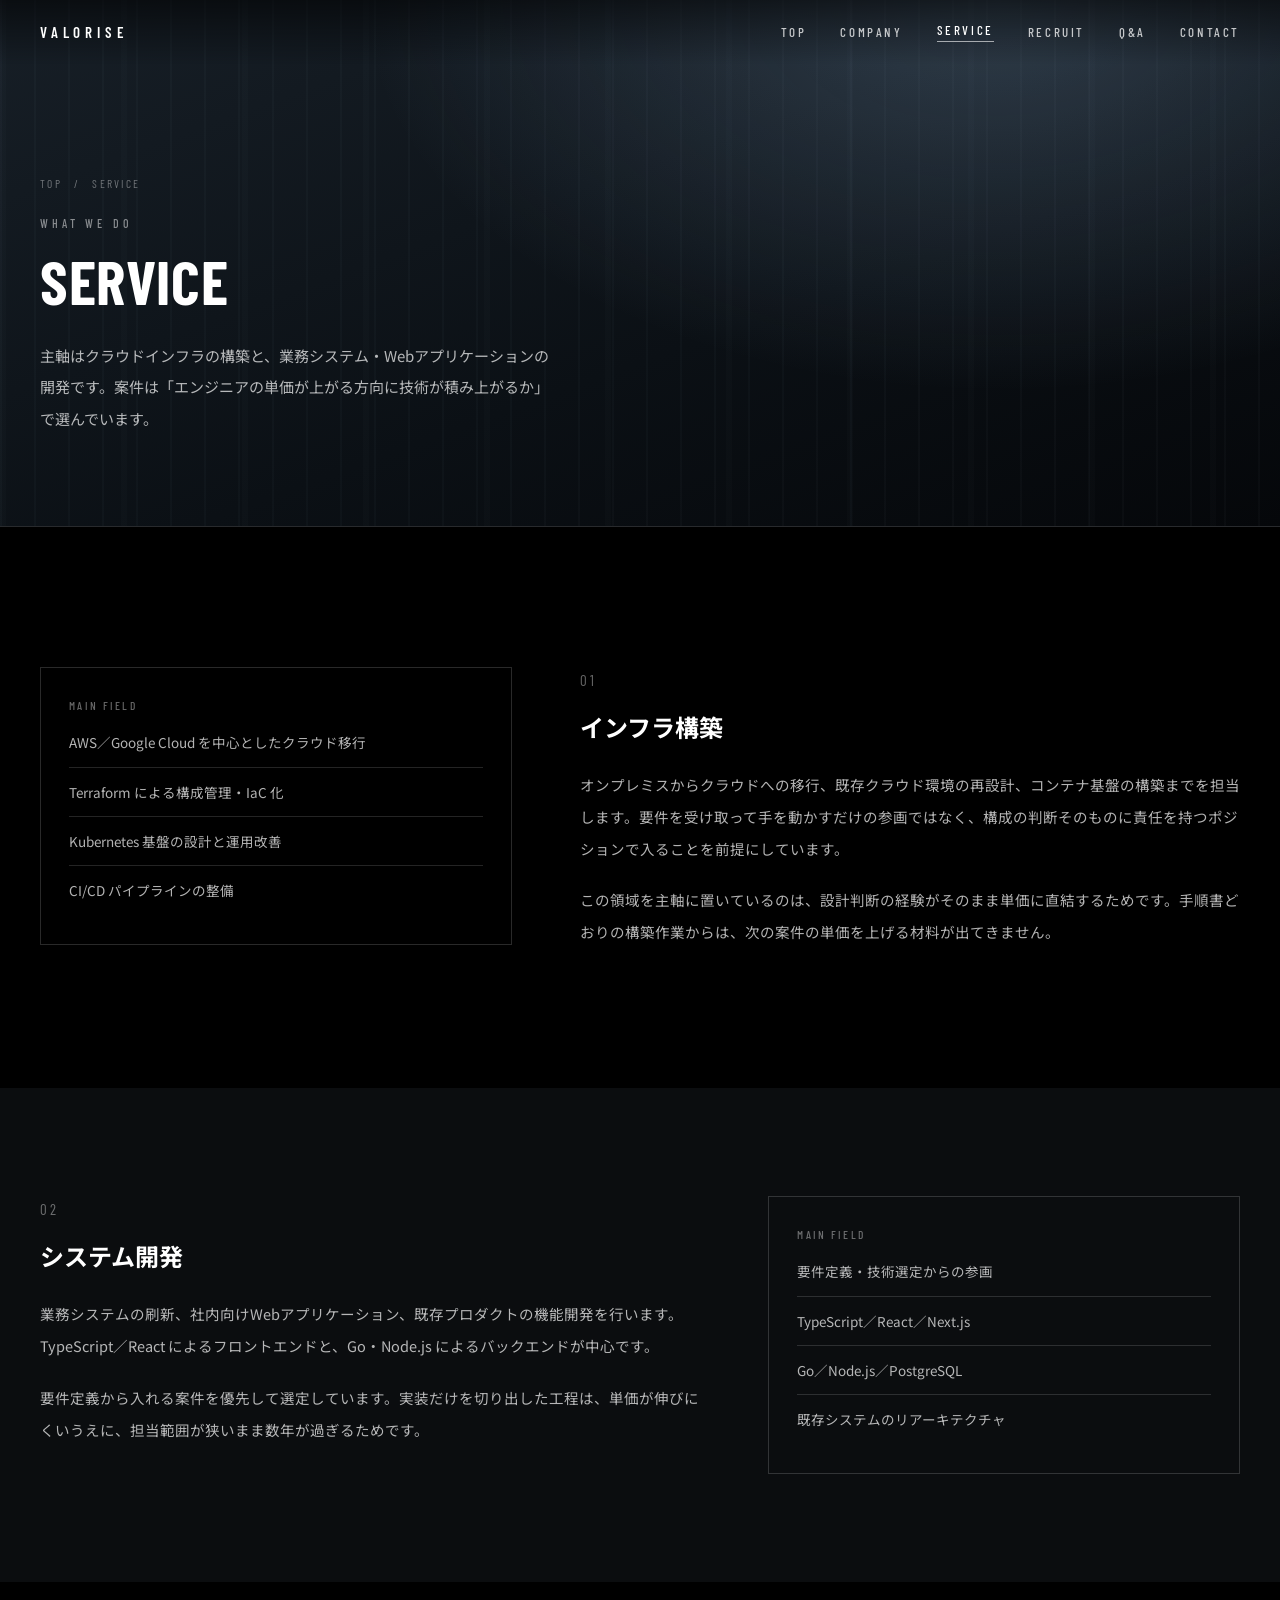
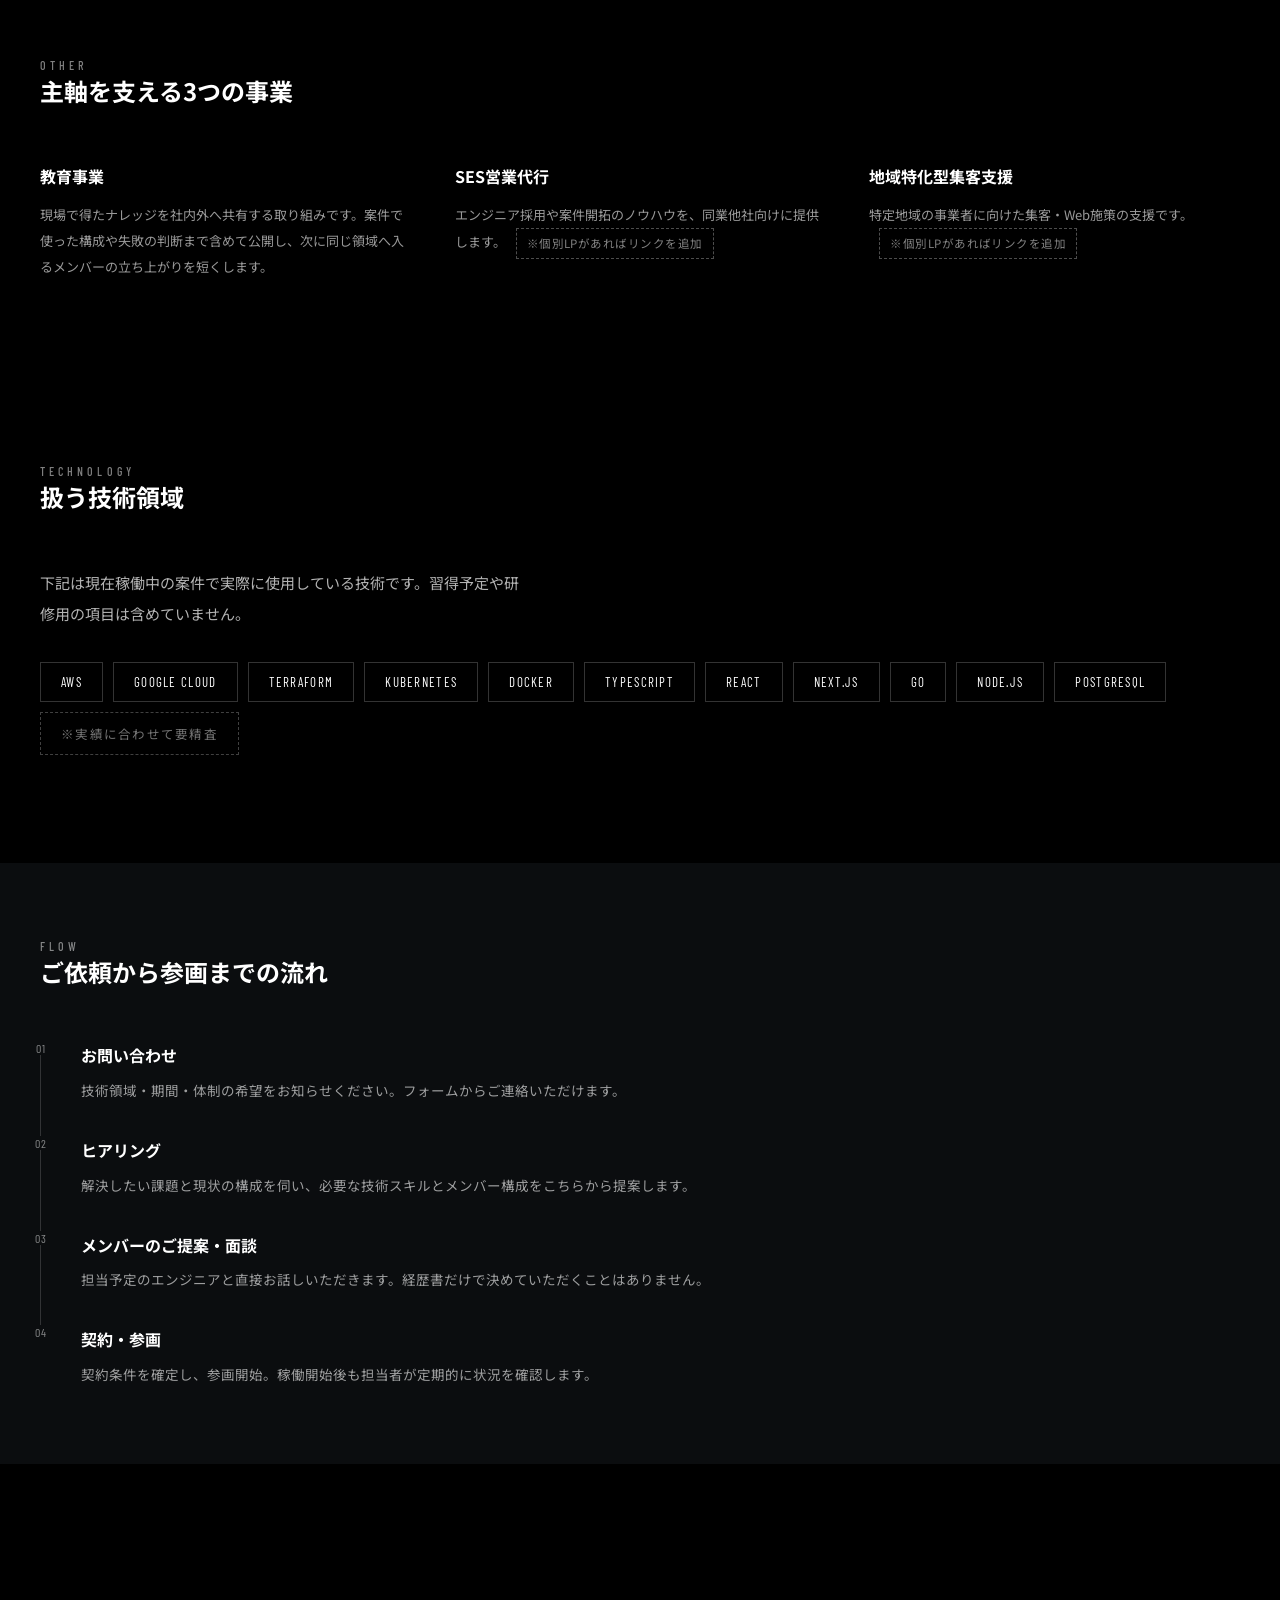
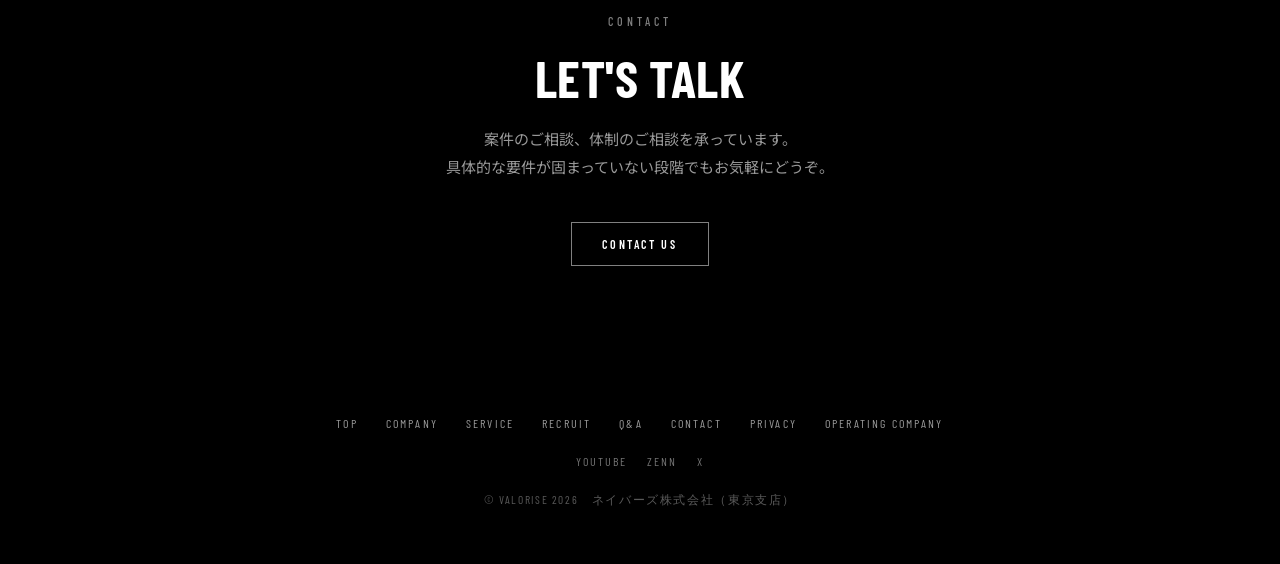
<file: valorise/service.html>
<!DOCTYPE html>
<html lang="ja">
<head>
<meta charset="UTF-8">
<meta name="viewport" content="width=device-width, initial-scale=1">
<title>SERVICE｜VALORISE</title>
<meta name="description" content="VALORISEの事業。クラウドインフラの設計・構築と、業務システム・Webアプリケーションの開発を主軸に、教育事業・SES営業代行・地域特化型集客支援を展開しています。">
<link rel="preconnect" href="https://fonts.googleapis.com">
<link rel="preconnect" href="https://fonts.gstatic.com" crossorigin>
<link href="https://fonts.googleapis.com/css2?family=Barlow+Condensed:wght@500;600;700&family=Noto+Sans+JP:wght@400;500;700&display=swap" rel="stylesheet">
<link rel="stylesheet" href="style.css">
</head>
<body>

<a class="skip-link" href="#main">本文へスキップ</a>

<header class="site-header">
  <a class="logo" href="index.html">VALORISE</a>
  <nav class="global-nav">
    <a href="index.html">TOP</a>
    <a href="company.html">COMPANY</a>
    <a href="service.html" aria-current="page">SERVICE</a>
    <a href="recruit.html">RECRUIT</a>
    <a href="qa.html">Q&amp;A</a>
    <a href="contact.html">CONTACT</a>
  </nav>
  <button class="menu-toggle" type="button" aria-label="メニューを開く" aria-expanded="false" aria-controls="drawer">
    <span></span><span></span>
  </button>
</header>

<div class="drawer" id="drawer" hidden>
  <nav>
    <a href="index.html">TOP</a>
    <a href="company.html">COMPANY</a>
    <a href="service.html" aria-current="page">SERVICE</a>
    <a href="recruit.html">RECRUIT</a>
    <a href="qa.html">Q&amp;A</a>
    <a href="contact.html">CONTACT</a>
  </nav>
</div>

<main id="main">

  <section class="page-head">
    <div class="bg bg--head" data-fade></div>
    <div class="bg bg--hero-lines"></div>
    <div class="wrap page-head__body">
      <nav class="breadcrumb" aria-label="現在の位置">
        <a href="index.html">TOP</a><span aria-hidden="true">/</span><span>SERVICE</span>
      </nav>
      <span class="eyebrow" data-r>WHAT WE DO</span>
      <h1 class="display display--lg" data-r data-delay="120">SERVICE</h1>
      <p class="page-head__lead" data-r data-delay="200">主軸はクラウドインフラの構築と、業務システム・Webアプリケーションの開発です。案件は「エンジニアの単価が上がる方向に技術が積み上がるか」で選んでいます。</p>
    </div>
  </section>

  <section class="section section--lg wrap">
    <div class="feature">
      <div class="feature__aside" data-r>
        <span class="label">MAIN FIELD</span>
        <ul>
          <li>AWS／Google Cloud を中心としたクラウド移行</li>
          <li>Terraform による構成管理・IaC 化</li>
          <li>Kubernetes 基盤の設計と運用改善</li>
          <li>CI/CD パイプラインの整備</li>
        </ul>
      </div>
      <div data-r data-delay="120">
        <span class="feature__num">01</span>
        <h2>インフラ構築</h2>
        <p>オンプレミスからクラウドへの移行、既存クラウド環境の再設計、コンテナ基盤の構築までを担当します。要件を受け取って手を動かすだけの参画ではなく、構成の判断そのものに責任を持つポジションで入ることを前提にしています。</p>
        <p>この領域を主軸に置いているのは、設計判断の経験がそのまま単価に直結するためです。手順書どおりの構築作業からは、次の案件の単価を上げる材料が出てきません。</p>
      </div>
    </div>
  </section>

  <section class="section section--panel wrap">
    <div class="feature feature--rev">
      <div data-r>
        <span class="feature__num">02</span>
        <h2>システム開発</h2>
        <p>業務システムの刷新、社内向けWebアプリケーション、既存プロダクトの機能開発を行います。TypeScript／React によるフロントエンドと、Go・Node.js によるバックエンドが中心です。</p>
        <p>要件定義から入れる案件を優先して選定しています。実装だけを切り出した工程は、単価が伸びにくいうえに、担当範囲が狭いまま数年が過ぎるためです。</p>
      </div>
      <div class="feature__aside" data-r data-delay="120">
        <span class="label">MAIN FIELD</span>
        <ul>
          <li>要件定義・技術選定からの参画</li>
          <li>TypeScript／React／Next.js</li>
          <li>Go／Node.js／PostgreSQL</li>
          <li>既存システムのリアーキテクチャ</li>
        </ul>
      </div>
    </div>
  </section>

  <section class="section section--sm wrap">
    <div class="section-head" data-r>
      <span class="eyebrow">OTHER</span>
      <h2 class="heading-jp heading-jp--sm">主軸を支える3つの事業</h2>
    </div>
    <div class="minor-cols" data-r data-delay="100">
      <div>
        <h3>教育事業</h3>
        <p>現場で得たナレッジを社内外へ共有する取り組みです。案件で使った構成や失敗の判断まで含めて公開し、次に同じ領域へ入るメンバーの立ち上がりを短くします。</p>
      </div>
      <div>
        <h3>SES営業代行</h3>
        <p>エンジニア採用や案件開拓のノウハウを、同業他社向けに提供します。<span class="todo">※個別LPがあればリンクを追加</span></p>
      </div>
      <div>
        <h3>地域特化型集客支援</h3>
        <p>特定地域の事業者に向けた集客・Web施策の支援です。<span class="todo">※個別LPがあればリンクを追加</span></p>
      </div>
    </div>
  </section>

  <section class="section wrap">
    <div class="section-head" data-r>
      <span class="eyebrow">TECHNOLOGY</span>
      <h2 class="heading-jp heading-jp--sm">扱う技術領域</h2>
    </div>
    <p class="lead" data-r data-delay="80">下記は現在稼働中の案件で実際に使用している技術です。習得予定や研修用の項目は含めていません。</p>
    <ul class="stack" data-r data-delay="160">
      <li>AWS</li>
      <li>GOOGLE CLOUD</li>
      <li>TERRAFORM</li>
      <li>KUBERNETES</li>
      <li>DOCKER</li>
      <li>TYPESCRIPT</li>
      <li>REACT</li>
      <li>NEXT.JS</li>
      <li>GO</li>
      <li>NODE.JS</li>
      <li>POSTGRESQL</li>
      <li class="stack__todo">※実績に合わせて要精査</li>
    </ul>
  </section>

  <section class="section section--sm section--panel wrap">
    <div class="section-head" data-r>
      <span class="eyebrow">FLOW</span>
      <h2 class="heading-jp heading-jp--sm">ご依頼から参画までの流れ</h2>
    </div>
    <ol class="timeline" data-r data-delay="100">
      <li>
        <h3>お問い合わせ</h3>
        <p>技術領域・期間・体制の希望をお知らせください。フォームからご連絡いただけます。</p>
      </li>
      <li>
        <h3>ヒアリング</h3>
        <p>解決したい課題と現状の構成を伺い、必要な技術スキルとメンバー構成をこちらから提案します。</p>
      </li>
      <li>
        <h3>メンバーのご提案・面談</h3>
        <p>担当予定のエンジニアと直接お話しいただきます。経歴書だけで決めていただくことはありません。</p>
      </li>
      <li>
        <h3>契約・参画</h3>
        <p>契約条件を確定し、参画開始。稼働開始後も担当者が定期的に状況を確認します。</p>
      </li>
    </ol>
  </section>

  <section class="cta wrap" data-r>
    <span class="eyebrow">CONTACT</span>
    <h2 class="display display--md">LET'S TALK</h2>
    <p>案件のご相談、体制のご相談を承っています。<br>具体的な要件が固まっていない段階でもお気軽にどうぞ。</p>
    <a class="btn-ghost" href="contact.html">CONTACT US</a>
  </section>

</main>

<footer class="site-footer">
  <nav>
    <a href="index.html">TOP</a>
    <a href="company.html">COMPANY</a>
    <a href="service.html">SERVICE</a>
    <a href="recruit.html">RECRUIT</a>
    <a href="qa.html">Q&amp;A</a>
    <a href="contact.html">CONTACT</a>
    <a href="privacy.html">PRIVACY</a>
    <a href="https://neighborengineers.jp/" target="_blank" rel="noopener">OPERATING COMPANY</a>
  </nav>
  <div class="social">
    <a href="https://youtu.be/hJ2Kjz0I5BU" target="_blank" rel="noopener">YOUTUBE</a>
    <a href="https://zenn.dev/" target="_blank" rel="noopener">ZENN</a>
    <a href="https://x.com/" target="_blank" rel="noopener">X</a>
  </div>
  <p class="copyright">© VALORISE 2026　ネイバーズ株式会社（東京支店）</p>
</footer>

<script src="script.js"></script>
</body>
</html>
</file>
<file: style.css>
/* ============================================================
   VALORISE — top page
   ============================================================ */

:root {
  --bg: #000;
  --bg-panel: #0b0d0f;
  --bg-panel-hover: #15181b;
  --text: #fff;
  --text-70: rgba(255, 255, 255, .7);
  --text-60: rgba(255, 255, 255, .6);
  --text-50: rgba(255, 255, 255, .5);
  --text-40: rgba(255, 255, 255, .4);
  --line: rgba(255, 255, 255, .16);
  --line-soft: rgba(255, 255, 255, .14);
  --font-en: "Barlow Condensed", sans-serif;
  --font-jp: "Noto Sans JP", sans-serif;
  --pad-x: 40px;
  --ease: cubic-bezier(.22, .7, .2, 1);
  /* セクション余白は3段階。重要度の低い面ほど狭くする */
  --sec-lg: 140px;
  --sec-md: 108px;
  --sec-sm: 76px;
}

*, *::before, *::after { box-sizing: border-box; }

html { scroll-behavior: smooth; }

body {
  margin: 0;
  background: var(--bg);
  color: var(--text);
  font-family: var(--font-jp);
  -webkit-font-smoothing: antialiased;
  overflow-x: hidden;
  /* 自動折り返しを文節単位にする。「宣伝文句にな／ります」のような
     語の途中での改行を防ぐ。Chromium系で有効、他ブラウザは通常の折り返しにフォールバック */
  word-break: auto-phrase;
}

a { color: inherit; text-decoration: none; }
a:hover { color: #9aa0a6; }

:focus-visible {
  outline: 2px solid #fff;
  outline-offset: 3px;
}

.skip-link {
  position: absolute;
  left: -9999px;
  top: 0;
  z-index: 60;
  padding: 12px 20px;
  background: #ffffff;
  color: #000000;
  font-size: 13px;
}
.skip-link:focus {
  left: var(--pad-x);
  top: 10px;
  color: #000000;
}

[id] { scroll-margin-top: 96px; }

h1, h2, h3, p, ul { margin: 0; }
ul { padding: 0; list-style: none; }

/* 保険：個別指定を忘れても画像が親からはみ出さないようにする */
img { max-width: 100%; }

.wrap { padding-left: var(--pad-x); padding-right: var(--pad-x); }

/* --- shared type --------------------------------------------------- */

.eyebrow {
  display: block;
  font-family: var(--font-en);
  font-size: 12px;
  font-weight: 500;
  letter-spacing: .34em;
  color: var(--text-50);
}

.label {
  font-family: var(--font-en);
  font-size: 11.5px;
  font-weight: 500;
  letter-spacing: .2em;
  color: var(--text-40);
}

.display {
  font-family: var(--font-en);
  font-weight: 700;
  letter-spacing: .01em;
  line-height: 1.06;
}
.display--md { font-size: 52px; }
.display--sm { font-size: 44px; }

.heading-jp { font-size: 26px; line-height: 1.7; font-weight: 700; }
.heading-jp--sm { font-size: 24px; line-height: 1.6; }

.lead {
  font-size: 15px;
  line-height: 2.05;
  color: var(--text-70);
  max-width: 32em;
  text-wrap: pretty;
}

.btn-ghost {
  display: inline-flex;
  align-items: center;
  gap: 14px;
  padding: 14px 30px;
  border: 1px solid rgba(255, 255, 255, .5);
  font-family: var(--font-en);
  font-size: 12px;
  font-weight: 600;
  letter-spacing: .22em;
  transition: background-color .3s var(--ease), color .3s var(--ease), border-color .3s var(--ease);
}
.btn-ghost:hover { background: #fff; color: #000; border-color: #fff; }
/* 本文中に置く小さいボタン */
.btn-ghost--sm {
  margin-top: 22px;
  padding: 11px 22px;
  font-size: 11px;
  letter-spacing: .18em;
  border-color: rgba(255, 255, 255, .38);
}

/* --- decorative background layers ---------------------------------- */

.bg { position: absolute; inset: 0; z-index: 0; }
.scrim { position: absolute; inset: 0; z-index: 1; pointer-events: none; }

/* 写真は .bg--hero / .bg--about のグラデーションの上に重ねる。
   読み込み前や読み込み失敗時はグラデーションがそのまま背景になる。 */
.bg--photo {
  width: 100%;
  height: 100%;
  object-fit: cover;
}

.bg--hero {
  background:
    radial-gradient(90% 70% at 68% 22%, rgba(122, 160, 200, .30) 0%, rgba(0, 0, 0, 0) 62%),
    linear-gradient(180deg, #1b2733 0%, #0d141b 55%, #05080b 100%);
}
.bg--hero-lines {
  opacity: .5;
  background:
    repeating-linear-gradient(90deg, rgba(190, 215, 240, .05) 0 2px, rgba(0, 0, 0, 0) 2px 34px),
    repeating-linear-gradient(90deg, rgba(190, 215, 240, .03) 0 6px, rgba(0, 0, 0, 0) 6px 121px);
}

/* 写真自体が暗いため、スクリムは以前より弱めている。
   これ以上強くすると被写体が潰れ、弱くすると文字のコントラストが落ちる。 */
/* 下端はリード文とボタンが乗るため強めに沈める。
   現在のヒーロー写真では、ここを .62 に緩めるとボタンが 6.6:1 まで落ちる。 */
.scrim--bottom {
  background: linear-gradient(180deg, rgba(0, 0, 0, .18) 0%, rgba(0, 0, 0, 0) 38%, rgba(0, 0, 0, .72) 100%);
}

.bg--model { background: radial-gradient(110% 75% at 50% 42%, #101c28 0%, #05070a 72%); }
.bg--grid {
  opacity: .55;
  background:
    linear-gradient(rgba(140, 180, 220, .055) 1px, rgba(0, 0, 0, 0) 1px) 0 0 / 100% 40px,
    linear-gradient(90deg, rgba(140, 180, 220, .055) 1px, rgba(0, 0, 0, 0) 1px) 0 0 / 40px 100%;
  -webkit-mask-image: radial-gradient(80% 70% at 50% 45%, #000 20%, transparent 100%);
          mask-image: radial-gradient(80% 70% at 50% 45%, #000 20%, transparent 100%);
}

.bg--about {
  background:
    radial-gradient(70% 90% at 82% 18%, rgba(200, 220, 240, .20) 0%, rgba(0, 0, 0, 0) 60%),
    linear-gradient(45deg, #080a0c 0%, #141a20 52%, #232c34 100%);
}
/* 斜めに差し込む光の帯。右半分だけに出して、本文が載る左側には掛けない */
.bg--about-edge {
  background: linear-gradient(118deg,
    rgba(0, 0, 0, 0) 44%,
    rgba(190, 214, 238, .04) 47%,
    rgba(190, 214, 238, .13) 55%,
    rgba(190, 214, 238, .04) 63%,
    rgba(0, 0, 0, 0) 72%);
  -webkit-mask-image: linear-gradient(90deg, rgba(0, 0, 0, 0) 28%, #000 64%, #000 100%);
          mask-image: linear-gradient(90deg, rgba(0, 0, 0, 0) 28%, #000 64%, #000 100%);
}
.bg--about-lines {
  opacity: .4;
  background: repeating-linear-gradient(115deg, rgba(200, 220, 240, .05) 0 26px, rgba(0, 0, 0, 0) 26px 148px);
}
.scrim--left {
  background: linear-gradient(90deg, rgba(0, 0, 0, .6) 0%, rgba(0, 0, 0, .28) 55%, rgba(0, 0, 0, 0) 100%);
}

/* --- header --------------------------------------------------------- */

.site-header {
  position: fixed;
  top: 0; left: 0; right: 0;
  z-index: 30;
  display: flex;
  align-items: center;
  justify-content: space-between;
  padding: 22px var(--pad-x);
  background: linear-gradient(180deg, rgba(0, 0, 0, .55), rgba(0, 0, 0, 0));
}

/* エンブレム＋文字ロゴ。エンブレムは六角形の内側が濃紺で塗られているため、
   黒背景の上では紺の面と金の線がそのまま出る。透過PNGなので余白は出ない。 */
.logo {
  display: inline-flex;
  align-items: center;
  gap: 12px;
  font-family: var(--font-en);
  font-size: 15px;
  font-weight: 600;
  letter-spacing: .32em;
}
.logo__mark {
  width: 28px;
  height: 28px;
  /* 文字の見た目の重心と揃える。エンブレム下端の余白ぶんだけ上げている */
  margin-top: -1px;
}
/* ロゴ全体にホバー色が乗ると金が濁るので、文字だけ色を変える */
.logo:hover { color: inherit; }
.logo:hover span { color: #9aa0a6; }

.global-nav {
  display: flex;
  align-items: center;
  gap: 34px;
  font-family: var(--font-en);
  font-size: 13px;
  font-weight: 500;
  letter-spacing: .2em;
  color: rgba(255, 255, 255, .75);
}

.menu-toggle {
  display: flex;
  flex-direction: column;
  gap: 5px;
  width: 26px;
  padding: 6px 2px;
  background: none;
  border: 0;
  cursor: pointer;
}
.menu-toggle span {
  display: block;
  height: 1px;
  background: #fff;
  transition: transform .3s var(--ease), opacity .3s var(--ease);
}
.menu-toggle[aria-expanded="true"] span:first-child { transform: translateY(3px) rotate(45deg); }
.menu-toggle[aria-expanded="true"] span:last-child { transform: translateY(-3px) rotate(-45deg); }

.drawer {
  position: fixed;
  inset: 0;
  z-index: 29;
  background: rgba(0, 0, 0, .96);
  display: flex;
  align-items: center;
  justify-content: center;
}
.drawer[hidden] { display: none; }
.drawer nav {
  display: flex;
  flex-direction: column;
  gap: 28px;
  text-align: center;
  font-family: var(--font-en);
  font-size: 22px;
  font-weight: 600;
  letter-spacing: .22em;
}

/* --- hero ----------------------------------------------------------- */

.hero {
  position: relative;
  min-height: 620px;
  height: 92vh;
  display: flex;
  align-items: stretch;
  background: #111;
}
/* 見出しは左上、エンブレムは右端までブリード、下辺は全幅の帯。
   中央に空白の帯ができないよう、下の帯で左右をつないでいる。 */
.hero__body {
  position: relative;
  z-index: 2;
  width: 100%;
  padding-top: 150px;   /* 固定ヘッダーを避ける */
  padding-bottom: 64px;
  display: grid;
  grid-template-rows: auto 1fr auto;
}
.hero__body > * { min-width: 0; }
.hero__body > :first-child { grid-column: 1; grid-row: 1; }

.hero__aside {
  grid-column: 1 / -1;
  grid-row: 3;
  display: flex;
  align-items: center;
  justify-content: space-between;
  gap: 40px;
  padding-top: 30px;
  border-top: 1px solid var(--line);
}


.hero__title {
  margin-top: 20px;
  font-family: var(--font-en);
  font-size: clamp(38px, 7.4vw, 152px);
  font-weight: 700;
  line-height: .96;
  letter-spacing: -.005em;
}
.hero__aside {
  align-self: end;
  padding-bottom: 6px;
}
/* 1行で見せたいので max-width を外し、画面幅に連動させる */
.hero__lead {
  font-size: clamp(16px, 1.6vw, 30px);
  line-height: 1.8;
  font-weight: 500;
}
.hero .btn-ghost { margin-top: 36px; }

/* --- 90% model ------------------------------------------------------ */

.model {
  position: relative;
  min-height: 720px;
  display: flex;
  align-items: center;
  background: #05070a;
}
.model__body {
  position: relative;
  z-index: 2;
  width: 100%;
  padding-top: 120px;
  padding-bottom: 120px;
  display: grid;
  grid-template-columns: 1fr 1fr;
  gap: 64px;
  align-items: center;
}
.model__body > * { min-width: 0; }
.model .display { margin-top: 22px; }
/* 文の切れ目で <br> を入れているため、32em では1文目が折り返してしまう */
.model .lead { margin-top: 26px; max-width: 36em; }

/* 何を100%とした割合なのかを、帯の直前で明示する */
.split__head {
  margin-bottom: 14px;
  font-size: 13px;
  letter-spacing: .06em;
  color: var(--text-60);
}
.split__head strong {
  font-weight: 500;
  color: #fff;
  font-family: var(--font-en);
  font-size: 16px;
  letter-spacing: .04em;
  padding: 0 2px;
}
.split__caption {
  margin-top: 16px;
  font-size: 12.5px;
  line-height: 1.95;
  color: var(--text-50);
}

.split { display: flex; align-items: stretch; border: 1px solid var(--line); }
.split__major { flex: 9; position: relative; padding: 30px 28px; }
.split__minor { flex: 1; padding: 30px 18px; border-left: 1px solid var(--line); }
.split__bar { position: absolute; inset: 0; background: rgba(255, 255, 255, .1); }
.split__major > *:not(.split__bar) { position: relative; }
.split__num {
  margin-top: 10px;
  font-family: var(--font-en);
  font-size: 52px;
  font-weight: 700;
  line-height: 1;
}
.split__num--sm { font-size: 26px; color: rgba(255, 255, 255, .55); }
.split__note { margin-top: 10px; font-size: 13px; color: var(--text-60); }

.facts {
  display: grid;
  grid-template-columns: repeat(3, 1fr);
  border: 1px solid var(--line);
  border-top: 0;
}
.facts > div { padding: 22px 24px; }
.facts > div + div { border-left: 1px solid var(--line); }
.facts p { margin-top: 8px; font-size: 13.5px; line-height: 1.8; font-weight: 500; }

/* --- statement ------------------------------------------------------ */

.statement { padding-top: 160px; padding-bottom: 160px; text-align: center; }
.statement p {
  margin: 0 auto;
  max-width: 30em;
  font-size: 24px;
  line-height: 2.1;
  font-weight: 500;
  text-wrap: pretty;
}

/* --- about ---------------------------------------------------------- */

.about {
  position: relative;
  min-height: 680px;
  display: flex;
  align-items: center;
  background: #0a0c0e;
}
.about__body {
  position: relative;
  z-index: 2;
  max-width: 760px;
  padding-top: 120px;
  padding-bottom: 120px;
}
.about__body h2 { margin-top: 22px; }
.about__body p {
  margin-top: 24px;
  font-size: 14.5px;
  line-height: 2.2;
  color: var(--text-70);
}

/* --- four reasons --------------------------------------------------- */

.reasons { padding-top: 130px; padding-bottom: 130px; }
.section-head { margin-bottom: 52px; }
.section-head .display { margin-top: 20px; }

.reason-grid {
  display: grid;
  grid-template-columns: repeat(4, 1fr);
  gap: 1px;
  background: var(--line-soft);
}
.reason-grid > * { min-width: 0; }
.reason-grid article { background: var(--bg-panel); padding: 38px 28px 46px; }
.reason-grid h3 {
  margin: 26px 0 14px;
  font-family: var(--font-en);
  font-size: 20px;
  font-weight: 600;
  letter-spacing: .06em;
}
.reason-grid p { font-size: 13px; line-height: 2; color: var(--text-60); }

/* --- service -------------------------------------------------------- */

.service { padding-bottom: 130px; }
.service h2 { margin-top: 20px; }
.service .lead { margin-top: 22px; }

.stack { display: flex; flex-wrap: wrap; gap: 10px; margin-top: 32px; }
.stack li {
  padding: 11px 20px;
  border: 1px solid rgba(255, 255, 255, .2);
  font-family: var(--font-en);
  font-size: 13px;
  letter-spacing: .1em;
}
.stack__todo {
  border-style: dashed !important;
  border-color: rgba(255, 255, 255, .25) !important;
  font-family: var(--font-jp) !important;
  font-size: 12.5px !important;
  color: rgba(255, 255, 255, .45);
}

/* --- explore cards -------------------------------------------------- */

.explore {
  display: grid;
  grid-template-columns: repeat(4, 1fr);
  gap: 1px;
  background: var(--line-soft);
  border-top: 1px solid var(--line-soft);
  border-bottom: 1px solid var(--line-soft);
}
.explore > * { min-width: 0; }
.explore a {
  background: var(--bg-panel);
  padding: 56px 30px 40px;
  min-height: 300px;
  display: flex;
  flex-direction: column;
  justify-content: space-between;
  transition: background-color .3s var(--ease);
}
.explore a:hover { background: var(--bg-panel-hover); color: #fff; }
.explore h3 {
  margin: 20px 0 12px;
  font-family: var(--font-en);
  font-size: 24px;
  font-weight: 600;
  letter-spacing: .08em;
}
.explore p { font-size: 13px; line-height: 1.95; color: var(--text-60); }
.explore .arrow { font-family: var(--font-en); font-size: 18px; }

/* --- cta ------------------------------------------------------------ */

.cta { padding-top: 150px; padding-bottom: 150px; text-align: center; }
.cta .display { margin-top: 22px; }
.cta > p { margin-top: 20px; font-size: 15px; line-height: 1.9; color: var(--text-60); }
.cta .btn-ghost { margin-top: 40px; }

/* --- footer --------------------------------------------------------- */

.site-footer {
  padding: 0 var(--pad-x) 56px;
  display: flex;
  flex-direction: column;
  align-items: center;
  gap: 24px;
}
.site-footer nav {
  display: flex;
  flex-wrap: wrap;
  justify-content: center;
  gap: 28px;
  font-family: var(--font-en);
  font-size: 12px;
  letter-spacing: .18em;
  color: var(--text-60);
}
.social {
  display: flex;
  gap: 20px;
  font-family: var(--font-en);
  font-size: 12px;
  letter-spacing: .16em;
  color: rgba(255, 255, 255, .45);
}
.copyright {
  font-family: var(--font-en);
  font-size: 11.5px;
  letter-spacing: .14em;
  color: rgba(255, 255, 255, .35);
}

/* --- lower pages: shell --------------------------------------------- */

.display--lg { font-size: 62px; }

.section { padding-top: var(--sec-md); padding-bottom: var(--sec-md); }
.section--lg { padding-top: var(--sec-lg); padding-bottom: var(--sec-lg); }
.section--sm { padding-top: var(--sec-sm); padding-bottom: var(--sec-sm); }
.section--panel { background: var(--bg-panel); }

.bg--head {
  background:
    radial-gradient(80% 120% at 78% 0%, rgba(140, 175, 210, .26) 0%, rgba(0, 0, 0, 0) 62%),
    linear-gradient(160deg, #171f27 0%, #0b1015 60%, #05070a 100%);
}

.page-head {
  position: relative;
  background: #05070a;
  border-bottom: 1px solid var(--line-soft);
}
.page-head__body {
  position: relative;
  z-index: 2;
  padding-top: 176px;
  padding-bottom: 92px;
}
.page-head h1 { margin-top: 18px; }
.page-head__lead {
  margin-top: 26px;
  max-width: 34em;
  font-size: 15px;
  line-height: 2.1;
  color: var(--text-70);
  text-wrap: pretty;
}
/* 文の切れ目で <br> を入れているページ用。基底より後ろに置かないと上書きされる */
.page-head__lead--wide { max-width: 46em; }

.breadcrumb {
  display: flex;
  gap: 12px;
  margin-bottom: 26px;
  font-family: var(--font-en);
  font-size: 11.5px;
  letter-spacing: .2em;
  color: var(--text-40);
}

.global-nav a[aria-current="page"],
.drawer a[aria-current="page"] { color: #fff; }
.global-nav a[aria-current="page"] { border-bottom: 1px solid rgba(255, 255, 255, .6); padding-bottom: 3px; }

/* --- lower pages: content blocks ------------------------------------ */

.spec-table { border-top: 1px solid var(--line); }
.spec-table > div {
  display: grid;
  grid-template-columns: 224px 1fr;
  gap: 24px;
  padding: 24px 0;
  border-bottom: 1px solid var(--line);
}
.spec-table dt {
  font-family: var(--font-en);
  font-size: 12px;
  font-weight: 500;
  letter-spacing: .2em;
  color: var(--text-50);
  padding-top: 3px;
}
.spec-table dd {
  margin: 0;
  font-size: 14.5px;
  line-height: 2;
  color: var(--text-70);
}
.spec-table dd strong { font-weight: 500; color: #fff; }

.source-note {
  margin-top: 22px;
  font-size: 12.5px;
  line-height: 1.9;
  color: var(--text-50);
}
.source-note a,
.row-list a,
.spec-table a { text-decoration: underline; text-underline-offset: 3px; }
.row-list strong { font-weight: 500; color: #fff; }

.feature {
  display: grid;
  grid-template-columns: 5fr 7fr;
  gap: 68px;
  align-items: start;
}
.feature > * { min-width: 0; }
.feature--rev { grid-template-columns: 7fr 5fr; }
.feature__num {
  font-family: var(--font-en);
  font-size: 15px;
  letter-spacing: .2em;
  color: var(--text-40);
}
.feature h2 {
  margin: 16px 0 22px;
  font-size: 24px;
  line-height: 1.65;
  font-weight: 700;
}
/* balance は各行の長さを均すので、最終行だけ極端に短くなるのを防げる。
   段落が短い（数行）ときにだけ効く指定で、未対応ブラウザは通常の折り返しになる。 */
.feature p {
  font-size: 14.5px;
  line-height: 2.2;
  color: var(--text-70);
  max-width: 44em;
  text-wrap: balance;
}
.feature p + p { margin-top: 20px; }
/* 写真だけの枠。箇条書きは本文側に置いて左右の高さを揃える。
   height: auto を書かないと HTML の height 属性が残り、aspect-ratio が無視される。 */
.feature__media { border: 1px solid var(--line); }
.feature__photo {
  display: block;
  width: 100%;
  height: auto;
  aspect-ratio: 3 / 2;
  object-fit: cover;
}

.feature__field { margin-top: 44px; }
.feature__field .label { display: block; margin-bottom: 14px; }
.feature__field ul {
  display: grid;
  grid-template-columns: 1fr 1fr;
  column-gap: 44px;
}
.feature__field li {
  padding: 13px 0;
  font-size: 13.5px;
  line-height: 1.8;
  color: var(--text-70);
  border-top: 1px solid var(--line-soft);
}
/* 2件だけだと右側が空くため、見出しを左に置いて横幅を使い切る */
.minor {
  display: grid;
  grid-template-columns: 4fr 8fr;
  gap: 68px;
  align-items: start;
}
.minor > * { min-width: 0; }
.minor .section-head { margin-bottom: 0; }

/* 1件だけの紹介。罫線で囲って「単独で置かれている」ことを意図的に見せる。
   背景の斜線は 115deg で、ABOUT セクションの .bg--about-lines と角度を揃えている。 */
.new-service {
  position: relative;
  overflow: hidden;
  border: 1px solid var(--line);
  padding: 34px 36px 38px;
  background: var(--bg-panel);
}
.new-service::before {
  content: "";
  position: absolute;
  inset: 0;
  z-index: 0;
  background:
    radial-gradient(56% 130% at 88% 16%, rgba(122, 160, 200, .24) 0%, rgba(0, 0, 0, 0) 64%),
    repeating-linear-gradient(115deg, rgba(200, 220, 240, .055) 0 22px, rgba(0, 0, 0, 0) 22px 128px);
  /* 文章が載る左側には掛けない */
  -webkit-mask-image: linear-gradient(90deg, rgba(0, 0, 0, 0) 22%, #000 76%);
          mask-image: linear-gradient(90deg, rgba(0, 0, 0, 0) 22%, #000 76%);
}
.new-service > * { position: relative; z-index: 1; }
.new-service h3 {
  font-size: 18px;
  font-weight: 700;
  line-height: 1.6;
}
.new-service p {
  margin-top: 16px;
  max-width: 44em;
  font-size: 13.5px;
  line-height: 2.05;
  color: var(--text-70);
}

.row-list { border-top: 1px solid var(--line); }
.row-list > li,
.row-list > div {
  display: grid;
  grid-template-columns: 96px 1fr;
  gap: 24px;
  padding: 20px 0;
  border-bottom: 1px solid var(--line);
  font-size: 14px;
  line-height: 1.95;
  color: var(--text-70);
}

.timeline { counter-reset: step; margin: 0; padding: 0; list-style: none; }
.timeline li {
  position: relative;
  padding: 0 0 34px 40px;
  border-left: 1px solid var(--line);
}
.timeline li:last-child { border-left-color: transparent; padding-bottom: 0; }
.timeline li::before {
  counter-increment: step;
  content: counter(step, decimal-leading-zero);
  position: absolute;
  left: -20px;
  top: -2px;
  width: 40px;
  text-align: center;
  background: var(--bg);
  font-family: var(--font-en);
  font-size: 12px;
  letter-spacing: .12em;
  color: var(--text-50);
}
.section--panel .timeline li::before { background: var(--bg-panel); }
.timeline h3 {
  font-size: 16px;
  font-weight: 700;
  margin-bottom: 8px;
  line-height: 1.6;
}
.timeline p { font-size: 13.5px; line-height: 2; color: var(--text-60); }

.big-stats {
  display: grid;
  grid-template-columns: repeat(3, 1fr);
  border: 1px solid var(--line);
}
.big-stats > div { padding: 40px 32px 44px; }
.big-stats > div + div { border-left: 1px solid var(--line); }
.big-stats .num {
  margin-top: 14px;
  font-family: var(--font-en);
  font-size: 56px;
  font-weight: 700;
  line-height: 1;
}
.big-stats p { margin-top: 14px; font-size: 13px; line-height: 1.95; color: var(--text-60); }

/* --- member ----------------------------------------------------------- */

.member-list { margin-top: 44px; border-top: 1px solid var(--line-soft); }

.member {
  display: grid;
  grid-template-columns: 200px 1fr;
  gap: 40px;
  align-items: start;
  padding: 40px 0;
  border-bottom: 1px solid var(--line-soft);
}
.member > * { min-width: 0; }

.member__photo {
  position: relative;
  aspect-ratio: 3 / 4;
  border: 1px solid var(--line);
  background: var(--bg-panel);
  overflow: hidden;
}
/* カラー表示。白黒に戻す場合は filter: grayscale(1) contrast(1.04); を足してください。 */
.member__photo img {
  display: block;
  position: relative;
  z-index: 1;
  width: 100%;
  height: 100%;
  object-fit: cover;
}

.member__soon {
  position: absolute;
  inset: 0;
  z-index: 1;
  display: flex;
  align-items: center;
  justify-content: center;
  font-family: var(--font-en);
  font-size: 12px;
  font-weight: 500;
  letter-spacing: .24em;
  color: var(--text-40);
}

.member__role {
  display: block;
  font-size: 12px;
  letter-spacing: .08em;
  color: var(--text-50);
}
.member h3 {
  margin: 10px 0 16px;
  font-size: 21px;
  font-weight: 700;
  letter-spacing: .06em;
}
.member p { font-size: 13.5px; line-height: 2.1; color: var(--text-70); }

/* --- topics（YouTube以外のお知らせ） ---------------------------------- */

.topic-list { margin-top: 44px; border-top: 1px solid var(--line); }

.topic {
  display: grid;
  grid-template-columns: 220px 1fr;
  gap: 32px;
  align-items: start;
  padding: 26px 0;
  border-bottom: 1px solid var(--line);
}
.topic > * { min-width: 0; }

.topic__meta {
  display: flex;
  flex-wrap: wrap;
  align-items: center;
  gap: 12px;
  padding-top: 2px;
}
.topic__cat {
  padding: 4px 11px;
  border: 1px solid var(--line);
  font-size: 11px;
  letter-spacing: .04em;
  color: var(--text-70);
}
.topic h3 {
  font-size: 15.5px;
  line-height: 1.8;
  font-weight: 700;
}
/* リンクを持つお知らせだけ、見出しに下線を出して外部リンクだと分かるようにする */
.topic h3 a {
  text-decoration: underline;
  text-decoration-color: rgba(255, 255, 255, .35);
  text-underline-offset: 5px;
  transition: text-decoration-color .3s var(--ease);
}
.topic h3 a:hover {
  color: #fff;
  text-decoration-color: #fff;
}
.topic p a { text-decoration: underline; text-underline-offset: 3px; }
.topic p {
  margin-top: 10px;
  font-size: 13px;
  line-height: 2.05;
  color: var(--text-70);
}

/* --- news ------------------------------------------------------------- */

/* 日付表記はTOPICSと動画リストで共有している */
.news-date {
  font-family: var(--font-en);
  font-size: 15px;
  font-weight: 600;
  letter-spacing: .06em;
  color: var(--text-50);
}

/* --- video（YouTube最新3件） -------------------------------------------
   YouTubeのサムネイルは配色も文字量もこのサイトと衝突するため使わない。
   番号・再生マークはすべてCSSで描き、外部画像の読み込みをゼロにしている。 */

.video-head {
  display: flex;
  align-items: flex-end;
  justify-content: space-between;
  gap: 32px;
  margin-bottom: 44px;
}
.video-head .section-head,
.video-head > div:first-child { margin-bottom: 0; }
.video-head__note {
  flex: none;
  text-align: right;
  font-size: 13px;
  line-height: 1.9;
  color: var(--text-50);
}
.video-head__note span {
  font-family: var(--font-en);
  font-size: 12px;
  letter-spacing: .12em;
  color: var(--text-40);
}

.video-list {
  list-style: none;
  border-top: 1px solid var(--line-soft);
}
.video { display: block; }

.video__link {
  display: grid;
  grid-template-columns: 78px 1fr 46px;
  align-items: center;
  gap: 28px;
  padding: 30px 0;
  border-bottom: 1px solid var(--line-soft);
  color: inherit;
  transition: background-color .35s var(--ease), padding-left .35s var(--ease);
}
.video__link:hover {
  background-color: rgba(255, 255, 255, .035);
  padding-left: 18px;
}

.video__no {
  font-family: var(--font-en);
  font-size: 40px;
  font-weight: 600;
  line-height: 1;
  letter-spacing: .02em;
  color: rgba(255, 255, 255, .22);
  transition: color .35s var(--ease);
}
.video__link:hover .video__no { color: rgba(255, 255, 255, .5); }

.video__main { display: block; min-width: 0; }

.video__meta {
  display: flex;
  flex-wrap: wrap;
  align-items: center;
  gap: 14px;
  margin-bottom: 10px;
}
.video__meta time {
  font-family: var(--font-en);
  font-size: 14px;
  font-weight: 600;
  letter-spacing: .06em;
  color: var(--text-50);
}
.video__cat {
  padding: 3px 10px;
  border: 1px solid var(--line);
  font-size: 11px;
  letter-spacing: .08em;
  color: var(--text-60);
}
.video__dur {
  font-family: var(--font-en);
  font-size: 13px;
  letter-spacing: .08em;
  color: var(--text-40);
}

.video__title {
  display: block;
  font-size: 16.5px;
  font-weight: 500;
  line-height: 1.7;
  color: #fff;
}
.video__desc {
  display: block;
  margin-top: 10px;
  max-width: 52em;
  font-size: 13.5px;
  line-height: 2.1;
  color: var(--text-60);
}

/* 再生マーク。三角は border で描いているので画像もSVGも要らない */
.video__play {
  justify-self: end;
  width: 46px;
  height: 46px;
  display: grid;
  place-items: center;
  border: 1px solid var(--line);
  transition: border-color .35s var(--ease), background-color .35s var(--ease);
}
.video__play::before {
  content: "";
  width: 0;
  height: 0;
  margin-left: 3px;
  border-top: 6px solid transparent;
  border-bottom: 6px solid transparent;
  border-left: 10px solid rgba(255, 255, 255, .55);
  transition: border-left-color .35s var(--ease);
}
.video__link:hover .video__play {
  border-color: rgba(255, 255, 255, .55);
  background-color: rgba(255, 255, 255, .06);
}
.video__link:hover .video__play::before { border-left-color: #fff; }

.video-all { margin-top: 44px; }


button.btn-ghost {
  background: transparent;
  color: inherit;
  cursor: pointer;
  font-family: var(--font-en);
}

/* --- faq -------------------------------------------------------------- */

.faq-group + .faq-group { margin-top: 64px; }
.faq-group > .label { display: block; margin-bottom: 20px; }
.faq { border-top: 1px solid var(--line); }
.faq details { border-bottom: 1px solid var(--line); }
.faq summary {
  display: flex;
  justify-content: space-between;
  align-items: baseline;
  gap: 24px;
  padding: 24px 0;
  cursor: pointer;
  font-size: 15.5px;
  line-height: 1.8;
  font-weight: 500;
  list-style: none;
}
.faq summary::-webkit-details-marker { display: none; }
.faq summary::after {
  content: "+";
  flex: none;
  font-family: var(--font-en);
  font-size: 20px;
  color: var(--text-50);
  transition: transform .3s var(--ease);
}
.faq details[open] summary::after { transform: rotate(45deg); }
.faq .answer {
  padding: 0 48px 28px 0;
  font-size: 14px;
  line-height: 2.15;
  color: var(--text-70);
}

/* --- contact form ---------------------------------------------------- */

.contact-grid {
  display: grid;
  grid-template-columns: 7fr 5fr;
  gap: 76px;
  align-items: start;
}
.contact-grid > * { min-width: 0; }

.field + .field { margin-top: 26px; }
.field label {
  display: block;
  margin-bottom: 10px;
  font-size: 13px;
  letter-spacing: .04em;
  color: var(--text-70);
}
.req {
  margin-left: 8px;
  font-family: var(--font-en);
  font-size: 10.5px;
  letter-spacing: .16em;
  color: rgba(214, 176, 120, .95);
}
.field input,
.field select,
.field textarea {
  width: 100%;
  padding: 14px 16px;
  background: #0b0d0f;
  border: 1px solid var(--line);
  color: #ffffff;
  font-family: var(--font-jp);
  font-size: 14.5px;
  transition: border-color .25s var(--ease);
}
.field textarea { min-height: 170px; resize: vertical; }
.field input:focus,
.field select:focus,
.field textarea:focus { border-color: rgba(255, 255, 255, .55); }
.field [aria-invalid="true"] { border-color: #e0736a; }
.field .error {
  display: block;
  margin-top: 8px;
  font-size: 12.5px;
  color: #f0938b;
}
.field .error:empty { display: none; }

.consent {
  margin-top: 30px;
  display: flex;
  align-items: flex-start;
  gap: 12px;
  font-size: 13px;
  line-height: 1.9;
  color: var(--text-70);
}
.consent input {
  flex: none;
  width: 16px;
  height: 16px;
  margin-top: 4px;
  accent-color: #ffffff;
}
.consent a { text-decoration: underline; text-underline-offset: 3px; }
.consent + .error {
  display: block;
  margin-top: 8px;
  font-size: 12.5px;
  color: #f0938b;
}
.consent + .error:empty { display: none; }

.btn-solid {
  margin-top: 36px;
  display: inline-flex;
  align-items: center;
  gap: 14px;
  padding: 16px 44px;
  background: #ffffff;
  color: #000000;
  border: 1px solid #ffffff;
  font-family: var(--font-en);
  font-size: 12px;
  font-weight: 600;
  letter-spacing: .22em;
  cursor: pointer;
  transition: background-color .3s var(--ease), color .3s var(--ease);
}
.btn-solid:hover { background: #000000; color: #ffffff; }

.hp {
  position: absolute;
  left: -9999px;
  width: 1px;
  height: 1px;
  overflow: hidden;
}

.form-status {
  margin-top: 24px;
  font-size: 13.5px;
  line-height: 1.9;
  color: var(--text-70);
}
.form-status:empty { display: none; }
/* 送信結果。色だけに頼らず文言でも状態を伝えている（色覚特性への配慮） */
.form-status.is-done {
  padding: 14px 18px;
  border-left: 2px solid #5fd38d;
  color: #fff;
}
.form-status.is-error {
  padding: 14px 18px;
  border-left: 2px solid #ff8a8a;
  color: #fff;
}

.aside-block + .aside-block { margin-top: 40px; }
.aside-block .label { display: block; margin-bottom: 14px; }
.aside-block p { font-size: 14px; line-height: 2.05; color: var(--text-70); }

/* --- legal ------------------------------------------------------------ */

.legal { max-width: 44em; }
.legal h2 {
  margin-top: 52px;
  font-size: 17px;
  font-weight: 700;
  line-height: 1.7;
}
.legal h2:first-child { margin-top: 0; }
/* 条文の中の小見出し。h2 より一段弱くして、階層が分かるようにする */
.legal h3 {
  margin-top: 30px;
  font-size: 14px;
  font-weight: 700;
  line-height: 1.8;
  color: var(--text-70);
}
.legal a {
  text-decoration: underline;
  text-underline-offset: 3px;
  text-decoration-color: rgba(255, 255, 255, .35);
}
.legal a:hover { color: #fff; text-decoration-color: #fff; }
.legal p,
.legal li {
  margin-top: 16px;
  font-size: 14px;
  line-height: 2.15;
  color: var(--text-70);
}
.legal ul { margin-top: 8px; }
.legal li { padding-left: 1.2em; text-indent: -1.2em; }

.todo {
  display: inline-block;
  margin-left: 10px;
  padding: 3px 10px;
  border: 1px dashed rgba(255, 255, 255, .3);
  font-size: 11.5px;
  letter-spacing: .04em;
  color: rgba(255, 255, 255, .5);
  vertical-align: middle;
}

/* --- scroll reveal --------------------------------------------------- */

.js-reveal [data-r] {
  opacity: 0;
  transform: translateY(30px);
  transition: opacity 1s var(--ease), transform 1s var(--ease);
}
.js-reveal [data-r].in { opacity: 1; transform: none; }

.js-reveal [data-fade] { opacity: 0; transition: opacity 1.4s ease; }
.js-reveal [data-fade].in { opacity: 1; }

.js-reveal [data-bar] {
  transform: scaleX(0);
  transform-origin: left;
  transition: transform 1.4s var(--ease);
}
.js-reveal [data-bar].in { transform: scaleX(1); }

@media (prefers-reduced-motion: reduce) {
  html { scroll-behavior: auto; }
  .js-reveal [data-r],
  .js-reveal [data-fade],
  .js-reveal [data-bar] { opacity: 1; transform: none; transition: none; }
}

/* --- responsive ------------------------------------------------------ */

@media (max-width: 1000px) {
  :root { --pad-x: 24px; }
  .global-nav { display: none; }
  .model__body { grid-template-columns: 1fr; gap: 48px; }
  .reason-grid,
  .explore { grid-template-columns: 1fr 1fr; }
  .facts { grid-template-columns: 1fr; }
  .facts > div + div { border-left: 0; border-top: 1px solid var(--line); }
  .hero__body {
    grid-template-columns: 1fr;
    grid-template-rows: auto auto auto;
    row-gap: 40px;
    padding-top: 132px;
  }
  .hero__aside {
    grid-column: 1;
    grid-row: 3;
    flex-direction: column;
    align-items: flex-start;
    gap: 26px;
  }
  .display--md { font-size: 40px; }
  .display--sm { font-size: 34px; }
  .statement p { font-size: 20px; }
}

@media (min-width: 1001px) {
  .menu-toggle { display: none; }
  .drawer { display: none !important; }
}

/* ナビ項目が7つあるため、中間幅では字間と間隔を詰める */
@media (min-width: 1001px) and (max-width: 1200px) {
  .global-nav { gap: 20px; font-size: 12px; letter-spacing: .14em; }
}

/* .model が2カラムのままの中間幅では、facts の3分割が細くなりすぎる */
@media (max-width: 1280px) {
  .facts { grid-template-columns: 1fr; }
  .facts > div { padding: 18px 24px; }
  .facts > div + div { border-left: 0; border-top: 1px solid var(--line); }
}

@media (max-width: 1000px) {
  :root { --sec-lg: 96px; --sec-md: 80px; --sec-sm: 60px; }
  .display--lg { font-size: 42px; }
  .feature,
  .feature--rev { grid-template-columns: 1fr; gap: 36px; }
  .feature--rev .feature__media { order: -1; }
  .feature__field ul { grid-template-columns: 1fr; }
  .contact-grid { grid-template-columns: 1fr; gap: 52px; }
  .minor { grid-template-columns: 1fr; gap: 30px; }
  .new-service { padding: 28px 24px 30px; }
  .page-head__body { padding-top: 148px; padding-bottom: 68px; }
  .logo { gap: 9px; }
  .logo__mark { width: 24px; height: 24px; }
  .video-head { flex-direction: column; align-items: flex-start; gap: 16px; }
  .video-head__note { text-align: left; }
  .video__link { grid-template-columns: 52px 1fr; gap: 18px; padding: 26px 0; }
  .video__no { font-size: 30px; }
  .video__play { display: none; }
  .member { grid-template-columns: 148px 1fr; gap: 26px; padding: 30px 0; }
  .topic { grid-template-columns: 1fr; gap: 12px; padding: 22px 0; }
}

@media (max-width: 600px) {
  /* 上部の余白は .hero__body の padding-top が持つため、ここでは足さない */
  .hero { height: auto; min-height: 0; }
  .hero__body { padding-top: 124px; padding-bottom: 64px; }
  .display--lg { font-size: 34px; }
  .spec-table > div,
  .row-list > li,
  .row-list > div { grid-template-columns: 1fr; gap: 8px; }
  .big-stats { grid-template-columns: 1fr; }
  .big-stats > div + div { border-left: 0; border-top: 1px solid var(--line); }
  .big-stats .num { font-size: 44px; }
  .faq .answer { padding-right: 0; }
  .member { grid-template-columns: 1fr; gap: 20px; }
  .member__photo { max-width: 190px; }
  .reason-grid,
  .explore { grid-template-columns: 1fr; }
  .explore a { min-height: 0; padding: 40px 24px 32px; }
  .statement { padding-top: 100px; padding-bottom: 100px; }
  .reasons, .cta { padding-top: 90px; padding-bottom: 90px; }
  .service { padding-bottom: 90px; }
  .about__body, .model__body { padding-top: 90px; padding-bottom: 90px; }
}
</file>
<file: valorise/style.css>
/* ============================================================
   VALORISE — top page
   ============================================================ */

:root {
  --bg: #000;
  --bg-panel: #0b0d0f;
  --bg-panel-hover: #15181b;
  --text: #fff;
  --text-70: rgba(255, 255, 255, .7);
  --text-60: rgba(255, 255, 255, .6);
  --text-50: rgba(255, 255, 255, .5);
  --text-40: rgba(255, 255, 255, .4);
  --line: rgba(255, 255, 255, .16);
  --line-soft: rgba(255, 255, 255, .14);
  --font-en: "Barlow Condensed", sans-serif;
  --font-jp: "Noto Sans JP", sans-serif;
  --pad-x: 40px;
  --ease: cubic-bezier(.22, .7, .2, 1);
  /* セクション余白は3段階。重要度の低い面ほど狭くする */
  --sec-lg: 140px;
  --sec-md: 108px;
  --sec-sm: 76px;
}

*, *::before, *::after { box-sizing: border-box; }

html { scroll-behavior: smooth; }

body {
  margin: 0;
  background: var(--bg);
  color: var(--text);
  font-family: var(--font-jp);
  -webkit-font-smoothing: antialiased;
  overflow-x: hidden;
}

a { color: inherit; text-decoration: none; }
a:hover { color: #9aa0a6; }

:focus-visible {
  outline: 2px solid #fff;
  outline-offset: 3px;
}

.skip-link {
  position: absolute;
  left: -9999px;
  top: 0;
  z-index: 60;
  padding: 12px 20px;
  background: #ffffff;
  color: #000000;
  font-size: 13px;
}
.skip-link:focus {
  left: var(--pad-x);
  top: 10px;
  color: #000000;
}

[id] { scroll-margin-top: 96px; }

h1, h2, h3, p, ul { margin: 0; }
ul { padding: 0; list-style: none; }

.wrap { padding-left: var(--pad-x); padding-right: var(--pad-x); }

/* --- shared type --------------------------------------------------- */

.eyebrow {
  display: block;
  font-family: var(--font-en);
  font-size: 12px;
  font-weight: 500;
  letter-spacing: .34em;
  color: var(--text-50);
}

.label {
  font-family: var(--font-en);
  font-size: 11.5px;
  font-weight: 500;
  letter-spacing: .2em;
  color: var(--text-40);
}

.display {
  font-family: var(--font-en);
  font-weight: 700;
  letter-spacing: .01em;
  line-height: 1.06;
}
.display--md { font-size: 52px; }
.display--sm { font-size: 44px; }

.heading-jp { font-size: 26px; line-height: 1.7; font-weight: 700; }
.heading-jp--sm { font-size: 24px; line-height: 1.6; }

.lead {
  font-size: 15px;
  line-height: 2.05;
  color: var(--text-70);
  max-width: 32em;
  text-wrap: pretty;
}

.btn-ghost {
  display: inline-flex;
  align-items: center;
  gap: 14px;
  padding: 14px 30px;
  border: 1px solid rgba(255, 255, 255, .5);
  font-family: var(--font-en);
  font-size: 12px;
  font-weight: 600;
  letter-spacing: .22em;
  transition: background-color .3s var(--ease), color .3s var(--ease), border-color .3s var(--ease);
}
.btn-ghost:hover { background: #fff; color: #000; border-color: #fff; }

/* --- decorative background layers ---------------------------------- */

.bg { position: absolute; inset: 0; z-index: 0; }
.scrim { position: absolute; inset: 0; z-index: 1; pointer-events: none; }

.bg--hero {
  background:
    radial-gradient(90% 70% at 68% 22%, rgba(122, 160, 200, .30) 0%, rgba(0, 0, 0, 0) 62%),
    linear-gradient(180deg, #1b2733 0%, #0d141b 55%, #05080b 100%);
}
.bg--hero-lines {
  opacity: .5;
  background:
    repeating-linear-gradient(90deg, rgba(190, 215, 240, .05) 0 2px, rgba(0, 0, 0, 0) 2px 34px),
    repeating-linear-gradient(90deg, rgba(190, 215, 240, .03) 0 6px, rgba(0, 0, 0, 0) 6px 121px);
}
.scrim--bottom {
  background: linear-gradient(180deg, rgba(0, 0, 0, .25) 0%, rgba(0, 0, 0, 0) 35%, rgba(0, 0, 0, .85) 100%);
}

.bg--model { background: radial-gradient(110% 75% at 50% 42%, #101c28 0%, #05070a 72%); }
.bg--grid {
  opacity: .55;
  background:
    linear-gradient(rgba(140, 180, 220, .055) 1px, rgba(0, 0, 0, 0) 1px) 0 0 / 100% 40px,
    linear-gradient(90deg, rgba(140, 180, 220, .055) 1px, rgba(0, 0, 0, 0) 1px) 0 0 / 40px 100%;
  -webkit-mask-image: radial-gradient(80% 70% at 50% 45%, #000 20%, transparent 100%);
          mask-image: radial-gradient(80% 70% at 50% 45%, #000 20%, transparent 100%);
}

.bg--about {
  background:
    radial-gradient(70% 90% at 82% 18%, rgba(200, 220, 240, .20) 0%, rgba(0, 0, 0, 0) 60%),
    linear-gradient(45deg, #080a0c 0%, #141a20 52%, #232c34 100%);
}
.bg--about-lines {
  opacity: .4;
  background: repeating-linear-gradient(115deg, rgba(200, 220, 240, .05) 0 26px, rgba(0, 0, 0, 0) 26px 148px);
}
.scrim--left {
  background: linear-gradient(90deg, rgba(0, 0, 0, .85) 0%, rgba(0, 0, 0, .5) 55%, rgba(0, 0, 0, .2) 100%);
}

/* --- header --------------------------------------------------------- */

.site-header {
  position: fixed;
  top: 0; left: 0; right: 0;
  z-index: 30;
  display: flex;
  align-items: center;
  justify-content: space-between;
  padding: 22px var(--pad-x);
  background: linear-gradient(180deg, rgba(0, 0, 0, .55), rgba(0, 0, 0, 0));
}

.logo {
  font-family: var(--font-en);
  font-size: 15px;
  font-weight: 600;
  letter-spacing: .32em;
}

.global-nav {
  display: flex;
  align-items: center;
  gap: 34px;
  font-family: var(--font-en);
  font-size: 13px;
  font-weight: 500;
  letter-spacing: .2em;
  color: rgba(255, 255, 255, .75);
}

.menu-toggle {
  display: flex;
  flex-direction: column;
  gap: 5px;
  width: 26px;
  padding: 6px 2px;
  background: none;
  border: 0;
  cursor: pointer;
}
.menu-toggle span {
  display: block;
  height: 1px;
  background: #fff;
  transition: transform .3s var(--ease), opacity .3s var(--ease);
}
.menu-toggle[aria-expanded="true"] span:first-child { transform: translateY(3px) rotate(45deg); }
.menu-toggle[aria-expanded="true"] span:last-child { transform: translateY(-3px) rotate(-45deg); }

.drawer {
  position: fixed;
  inset: 0;
  z-index: 29;
  background: rgba(0, 0, 0, .96);
  display: flex;
  align-items: center;
  justify-content: center;
}
.drawer[hidden] { display: none; }
.drawer nav {
  display: flex;
  flex-direction: column;
  gap: 28px;
  text-align: center;
  font-family: var(--font-en);
  font-size: 22px;
  font-weight: 600;
  letter-spacing: .22em;
}

/* --- hero ----------------------------------------------------------- */

.hero {
  position: relative;
  min-height: 620px;
  height: 92vh;
  display: flex;
  align-items: flex-end;
  background: #111;
}
.hero__body { position: relative; z-index: 2; padding-bottom: 76px; }
.hero__title {
  margin-top: 22px;
  font-family: var(--font-en);
  font-size: 66px;
  font-weight: 700;
  line-height: 1.02;
  letter-spacing: .01em;
}
.hero__lead {
  margin-top: 26px;
  font-size: 16px;
  line-height: 1.9;
  font-weight: 500;
  max-width: 24em;
}
.hero .btn-ghost { margin-top: 36px; }

/* --- 90% model ------------------------------------------------------ */

.model {
  position: relative;
  min-height: 720px;
  display: flex;
  align-items: center;
  background: #05070a;
}
.model__body {
  position: relative;
  z-index: 2;
  width: 100%;
  padding-top: 120px;
  padding-bottom: 120px;
  display: grid;
  grid-template-columns: 1fr 1fr;
  gap: 64px;
  align-items: center;
}
.model__body > * { min-width: 0; }
.model .display { margin-top: 22px; }
.model .lead { margin-top: 26px; }

.split { display: flex; align-items: stretch; border: 1px solid var(--line); }
.split__major { flex: 9; position: relative; padding: 30px 28px; }
.split__minor { flex: 1; padding: 30px 18px; border-left: 1px solid var(--line); }
.split__bar { position: absolute; inset: 0; background: rgba(255, 255, 255, .1); }
.split__major > *:not(.split__bar) { position: relative; }
.split__num {
  margin-top: 10px;
  font-family: var(--font-en);
  font-size: 52px;
  font-weight: 700;
  line-height: 1;
}
.split__num--sm { font-size: 26px; color: rgba(255, 255, 255, .55); }
.split__note { margin-top: 10px; font-size: 13px; color: var(--text-60); }

.facts {
  display: grid;
  grid-template-columns: repeat(3, 1fr);
  border: 1px solid var(--line);
  border-top: 0;
}
.facts > div { padding: 22px 24px; }
.facts > div + div { border-left: 1px solid var(--line); }
.facts p { margin-top: 8px; font-size: 14px; font-weight: 500; }

/* --- statement ------------------------------------------------------ */

.statement { padding-top: 160px; padding-bottom: 160px; text-align: center; }
.statement p {
  margin: 0 auto;
  max-width: 30em;
  font-size: 24px;
  line-height: 2.1;
  font-weight: 500;
  text-wrap: pretty;
}

/* --- about ---------------------------------------------------------- */

.about {
  position: relative;
  min-height: 680px;
  display: flex;
  align-items: center;
  background: #0a0c0e;
}
.about__body {
  position: relative;
  z-index: 2;
  max-width: 760px;
  padding-top: 120px;
  padding-bottom: 120px;
}
.about__body h2 { margin-top: 22px; }
.about__body p {
  margin-top: 24px;
  font-size: 14.5px;
  line-height: 2.2;
  color: var(--text-70);
}

/* --- four reasons --------------------------------------------------- */

.reasons { padding-top: 130px; padding-bottom: 130px; }
.section-head { margin-bottom: 52px; }
.section-head .display { margin-top: 20px; }

.reason-grid {
  display: grid;
  grid-template-columns: repeat(4, 1fr);
  gap: 1px;
  background: var(--line-soft);
}
.reason-grid > * { min-width: 0; }
.reason-grid article { background: var(--bg-panel); padding: 38px 28px 46px; }
.reason-grid h3 {
  margin: 26px 0 14px;
  font-family: var(--font-en);
  font-size: 20px;
  font-weight: 600;
  letter-spacing: .06em;
}
.reason-grid p { font-size: 13px; line-height: 2; color: var(--text-60); }

/* --- service -------------------------------------------------------- */

.service { padding-bottom: 130px; }
.service h2 { margin-top: 20px; }

.stack { display: flex; flex-wrap: wrap; gap: 10px; margin-top: 32px; }
.stack li {
  padding: 11px 20px;
  border: 1px solid rgba(255, 255, 255, .2);
  font-family: var(--font-en);
  font-size: 13px;
  letter-spacing: .1em;
}
.stack__todo {
  border-style: dashed !important;
  border-color: rgba(255, 255, 255, .25) !important;
  font-family: var(--font-jp) !important;
  font-size: 12.5px !important;
  color: rgba(255, 255, 255, .45);
}

/* --- explore cards -------------------------------------------------- */

.explore {
  display: grid;
  grid-template-columns: repeat(4, 1fr);
  gap: 1px;
  background: var(--line-soft);
  border-top: 1px solid var(--line-soft);
  border-bottom: 1px solid var(--line-soft);
}
.explore > * { min-width: 0; }
.explore a {
  background: var(--bg-panel);
  padding: 56px 30px 40px;
  min-height: 300px;
  display: flex;
  flex-direction: column;
  justify-content: space-between;
  transition: background-color .3s var(--ease);
}
.explore a:hover { background: var(--bg-panel-hover); color: #fff; }
.explore h3 {
  margin: 20px 0 12px;
  font-family: var(--font-en);
  font-size: 24px;
  font-weight: 600;
  letter-spacing: .08em;
}
.explore p { font-size: 13px; line-height: 1.95; color: var(--text-60); }
.explore .arrow { font-family: var(--font-en); font-size: 18px; }

/* --- cta ------------------------------------------------------------ */

.cta { padding-top: 150px; padding-bottom: 150px; text-align: center; }
.cta .display { margin-top: 22px; }
.cta > p { margin-top: 20px; font-size: 15px; line-height: 1.9; color: var(--text-60); }
.cta .btn-ghost { margin-top: 40px; }

/* --- footer --------------------------------------------------------- */

.site-footer {
  padding: 0 var(--pad-x) 56px;
  display: flex;
  flex-direction: column;
  align-items: center;
  gap: 24px;
}
.site-footer nav {
  display: flex;
  flex-wrap: wrap;
  justify-content: center;
  gap: 28px;
  font-family: var(--font-en);
  font-size: 12px;
  letter-spacing: .18em;
  color: var(--text-60);
}
.social {
  display: flex;
  gap: 20px;
  font-family: var(--font-en);
  font-size: 12px;
  letter-spacing: .16em;
  color: rgba(255, 255, 255, .45);
}
.copyright {
  font-family: var(--font-en);
  font-size: 11.5px;
  letter-spacing: .14em;
  color: rgba(255, 255, 255, .35);
}

/* --- lower pages: shell --------------------------------------------- */

.display--lg { font-size: 62px; }

.section { padding-top: var(--sec-md); padding-bottom: var(--sec-md); }
.section--lg { padding-top: var(--sec-lg); padding-bottom: var(--sec-lg); }
.section--sm { padding-top: var(--sec-sm); padding-bottom: var(--sec-sm); }
.section--panel { background: var(--bg-panel); }

.bg--head {
  background:
    radial-gradient(80% 120% at 78% 0%, rgba(140, 175, 210, .26) 0%, rgba(0, 0, 0, 0) 62%),
    linear-gradient(160deg, #171f27 0%, #0b1015 60%, #05070a 100%);
}

.page-head {
  position: relative;
  background: #05070a;
  border-bottom: 1px solid var(--line-soft);
}
.page-head__body {
  position: relative;
  z-index: 2;
  padding-top: 176px;
  padding-bottom: 92px;
}
.page-head h1 { margin-top: 18px; }
.page-head__lead {
  margin-top: 26px;
  max-width: 34em;
  font-size: 15px;
  line-height: 2.1;
  color: var(--text-70);
  text-wrap: pretty;
}

.breadcrumb {
  display: flex;
  gap: 12px;
  margin-bottom: 26px;
  font-family: var(--font-en);
  font-size: 11.5px;
  letter-spacing: .2em;
  color: var(--text-40);
}

.global-nav a[aria-current="page"],
.drawer a[aria-current="page"] { color: #fff; }
.global-nav a[aria-current="page"] { border-bottom: 1px solid rgba(255, 255, 255, .6); padding-bottom: 3px; }

/* --- lower pages: content blocks ------------------------------------ */

.spec-table { border-top: 1px solid var(--line); }
.spec-table > div {
  display: grid;
  grid-template-columns: 224px 1fr;
  gap: 24px;
  padding: 24px 0;
  border-bottom: 1px solid var(--line);
}
.spec-table dt {
  font-family: var(--font-en);
  font-size: 12px;
  font-weight: 500;
  letter-spacing: .2em;
  color: var(--text-50);
  padding-top: 3px;
}
.spec-table dd {
  margin: 0;
  font-size: 14.5px;
  line-height: 2;
  color: var(--text-70);
}
.spec-table dd strong { font-weight: 500; color: #fff; }

.feature {
  display: grid;
  grid-template-columns: 5fr 7fr;
  gap: 68px;
  align-items: start;
}
.feature > * { min-width: 0; }
.feature--rev { grid-template-columns: 7fr 5fr; }
.feature__num {
  font-family: var(--font-en);
  font-size: 15px;
  letter-spacing: .2em;
  color: var(--text-40);
}
.feature h2 {
  margin: 16px 0 22px;
  font-size: 24px;
  line-height: 1.65;
  font-weight: 700;
}
.feature p {
  font-size: 14.5px;
  line-height: 2.2;
  color: var(--text-70);
}
.feature p + p { margin-top: 20px; }
.feature__aside {
  border: 1px solid var(--line);
  padding: 30px 28px;
}
.feature__aside .label { display: block; }
.feature__aside ul { margin-top: 18px; }
.feature__aside li {
  padding: 12px 0;
  font-size: 13.5px;
  line-height: 1.8;
  color: var(--text-70);
  border-top: 1px solid var(--line-soft);
}
.feature__aside li:first-child { border-top: 0; padding-top: 0; }

.minor-cols {
  display: grid;
  grid-template-columns: repeat(3, 1fr);
  gap: 44px;
}
.minor-cols > * { min-width: 0; }
.minor-cols h3 {
  font-size: 16px;
  font-weight: 700;
  line-height: 1.7;
  margin-bottom: 12px;
}
.minor-cols p { font-size: 13px; line-height: 2; color: var(--text-60); }

.row-list { border-top: 1px solid var(--line); }
.row-list > li,
.row-list > div {
  display: grid;
  grid-template-columns: 96px 1fr;
  gap: 24px;
  padding: 20px 0;
  border-bottom: 1px solid var(--line);
  font-size: 14px;
  line-height: 1.95;
  color: var(--text-70);
}

.timeline { counter-reset: step; margin: 0; padding: 0; list-style: none; }
.timeline li {
  position: relative;
  padding: 0 0 34px 40px;
  border-left: 1px solid var(--line);
}
.timeline li:last-child { border-left-color: transparent; padding-bottom: 0; }
.timeline li::before {
  counter-increment: step;
  content: counter(step, decimal-leading-zero);
  position: absolute;
  left: -20px;
  top: -2px;
  width: 40px;
  text-align: center;
  background: var(--bg);
  font-family: var(--font-en);
  font-size: 12px;
  letter-spacing: .12em;
  color: var(--text-50);
}
.section--panel .timeline li::before { background: var(--bg-panel); }
.timeline h3 {
  font-size: 16px;
  font-weight: 700;
  margin-bottom: 8px;
  line-height: 1.6;
}
.timeline p { font-size: 13.5px; line-height: 2; color: var(--text-60); }

.big-stats {
  display: grid;
  grid-template-columns: repeat(3, 1fr);
  border: 1px solid var(--line);
}
.big-stats > div { padding: 40px 32px 44px; }
.big-stats > div + div { border-left: 1px solid var(--line); }
.big-stats .num {
  margin-top: 14px;
  font-family: var(--font-en);
  font-size: 56px;
  font-weight: 700;
  line-height: 1;
}
.big-stats p { margin-top: 14px; font-size: 13px; line-height: 1.95; color: var(--text-60); }

/* --- faq -------------------------------------------------------------- */

.faq-group + .faq-group { margin-top: 64px; }
.faq-group > .label { display: block; margin-bottom: 20px; }
.faq { border-top: 1px solid var(--line); }
.faq details { border-bottom: 1px solid var(--line); }
.faq summary {
  display: flex;
  justify-content: space-between;
  align-items: baseline;
  gap: 24px;
  padding: 24px 0;
  cursor: pointer;
  font-size: 15.5px;
  line-height: 1.8;
  font-weight: 500;
  list-style: none;
}
.faq summary::-webkit-details-marker { display: none; }
.faq summary::after {
  content: "+";
  flex: none;
  font-family: var(--font-en);
  font-size: 20px;
  color: var(--text-50);
  transition: transform .3s var(--ease);
}
.faq details[open] summary::after { transform: rotate(45deg); }
.faq .answer {
  padding: 0 48px 28px 0;
  font-size: 14px;
  line-height: 2.15;
  color: var(--text-70);
}

/* --- contact form ---------------------------------------------------- */

.contact-grid {
  display: grid;
  grid-template-columns: 7fr 5fr;
  gap: 76px;
  align-items: start;
}
.contact-grid > * { min-width: 0; }

.field + .field { margin-top: 26px; }
.field label {
  display: block;
  margin-bottom: 10px;
  font-size: 13px;
  letter-spacing: .04em;
  color: var(--text-70);
}
.req {
  margin-left: 8px;
  font-family: var(--font-en);
  font-size: 10.5px;
  letter-spacing: .16em;
  color: rgba(214, 176, 120, .95);
}
.field input,
.field select,
.field textarea {
  width: 100%;
  padding: 14px 16px;
  background: #0b0d0f;
  border: 1px solid var(--line);
  color: #ffffff;
  font-family: var(--font-jp);
  font-size: 14.5px;
  transition: border-color .25s var(--ease);
}
.field textarea { min-height: 170px; resize: vertical; }
.field input:focus,
.field select:focus,
.field textarea:focus { border-color: rgba(255, 255, 255, .55); }
.field [aria-invalid="true"] { border-color: #e0736a; }
.field .error {
  display: block;
  margin-top: 8px;
  font-size: 12.5px;
  color: #f0938b;
}
.field .error:empty { display: none; }

.consent {
  margin-top: 30px;
  display: flex;
  align-items: flex-start;
  gap: 12px;
  font-size: 13px;
  line-height: 1.9;
  color: var(--text-70);
}
.consent input {
  flex: none;
  width: 16px;
  height: 16px;
  margin-top: 4px;
  accent-color: #ffffff;
}
.consent a { text-decoration: underline; text-underline-offset: 3px; }
.consent + .error {
  display: block;
  margin-top: 8px;
  font-size: 12.5px;
  color: #f0938b;
}
.consent + .error:empty { display: none; }

.btn-solid {
  margin-top: 36px;
  display: inline-flex;
  align-items: center;
  gap: 14px;
  padding: 16px 44px;
  background: #ffffff;
  color: #000000;
  border: 1px solid #ffffff;
  font-family: var(--font-en);
  font-size: 12px;
  font-weight: 600;
  letter-spacing: .22em;
  cursor: pointer;
  transition: background-color .3s var(--ease), color .3s var(--ease);
}
.btn-solid:hover { background: #000000; color: #ffffff; }

.form-status {
  margin-top: 24px;
  font-size: 13.5px;
  line-height: 1.9;
  color: var(--text-70);
}
.form-status:empty { display: none; }

.aside-block + .aside-block { margin-top: 40px; }
.aside-block .label { display: block; margin-bottom: 14px; }
.aside-block p { font-size: 14px; line-height: 2.05; color: var(--text-70); }

/* --- legal ------------------------------------------------------------ */

.legal { max-width: 44em; }
.legal h2 {
  margin-top: 52px;
  font-size: 17px;
  font-weight: 700;
  line-height: 1.7;
}
.legal h2:first-child { margin-top: 0; }
.legal p,
.legal li {
  margin-top: 16px;
  font-size: 14px;
  line-height: 2.15;
  color: var(--text-70);
}
.legal ul { margin-top: 8px; }
.legal li { padding-left: 1.2em; text-indent: -1.2em; }

.todo {
  display: inline-block;
  margin-left: 10px;
  padding: 3px 10px;
  border: 1px dashed rgba(255, 255, 255, .3);
  font-size: 11.5px;
  letter-spacing: .04em;
  color: rgba(255, 255, 255, .5);
  vertical-align: middle;
}

/* --- scroll reveal --------------------------------------------------- */

.js-reveal [data-r] {
  opacity: 0;
  transform: translateY(30px);
  transition: opacity 1s var(--ease), transform 1s var(--ease);
}
.js-reveal [data-r].in { opacity: 1; transform: none; }

.js-reveal [data-fade] { opacity: 0; transition: opacity 1.4s ease; }
.js-reveal [data-fade].in { opacity: 1; }

.js-reveal [data-bar] {
  transform: scaleX(0);
  transform-origin: left;
  transition: transform 1.4s var(--ease);
}
.js-reveal [data-bar].in { transform: scaleX(1); }

@media (prefers-reduced-motion: reduce) {
  html { scroll-behavior: auto; }
  .js-reveal [data-r],
  .js-reveal [data-fade],
  .js-reveal [data-bar] { opacity: 1; transform: none; transition: none; }
}

/* --- responsive ------------------------------------------------------ */

@media (max-width: 1000px) {
  :root { --pad-x: 24px; }
  .global-nav { display: none; }
  .model__body { grid-template-columns: 1fr; gap: 48px; }
  .reason-grid,
  .explore { grid-template-columns: 1fr 1fr; }
  .facts { grid-template-columns: 1fr; }
  .facts > div + div { border-left: 0; border-top: 1px solid var(--line); }
  .hero__title { font-size: 44px; }
  .display--md { font-size: 40px; }
  .display--sm { font-size: 34px; }
  .statement p { font-size: 20px; }
}

@media (min-width: 1001px) {
  .menu-toggle { display: none; }
  .drawer { display: none !important; }
}

@media (max-width: 1000px) {
  :root { --sec-lg: 96px; --sec-md: 80px; --sec-sm: 60px; }
  .display--lg { font-size: 42px; }
  .feature,
  .feature--rev { grid-template-columns: 1fr; gap: 36px; }
  .contact-grid { grid-template-columns: 1fr; gap: 52px; }
  .minor-cols { grid-template-columns: 1fr; gap: 32px; }
  .page-head__body { padding-top: 148px; padding-bottom: 68px; }
}

@media (max-width: 600px) {
  .hero { height: auto; min-height: 0; padding-top: 180px; }
  .display--lg { font-size: 34px; }
  .spec-table > div,
  .row-list > li,
  .row-list > div { grid-template-columns: 1fr; gap: 8px; }
  .big-stats { grid-template-columns: 1fr; }
  .big-stats > div + div { border-left: 0; border-top: 1px solid var(--line); }
  .big-stats .num { font-size: 44px; }
  .faq .answer { padding-right: 0; }
  .hero__title { font-size: 36px; }
  .reason-grid,
  .explore { grid-template-columns: 1fr; }
  .explore a { min-height: 0; padding: 40px 24px 32px; }
  .statement { padding-top: 100px; padding-bottom: 100px; }
  .reasons, .cta { padding-top: 90px; padding-bottom: 90px; }
  .service { padding-bottom: 90px; }
  .about__body, .model__body { padding-top: 90px; padding-bottom: 90px; }
}
</file>
